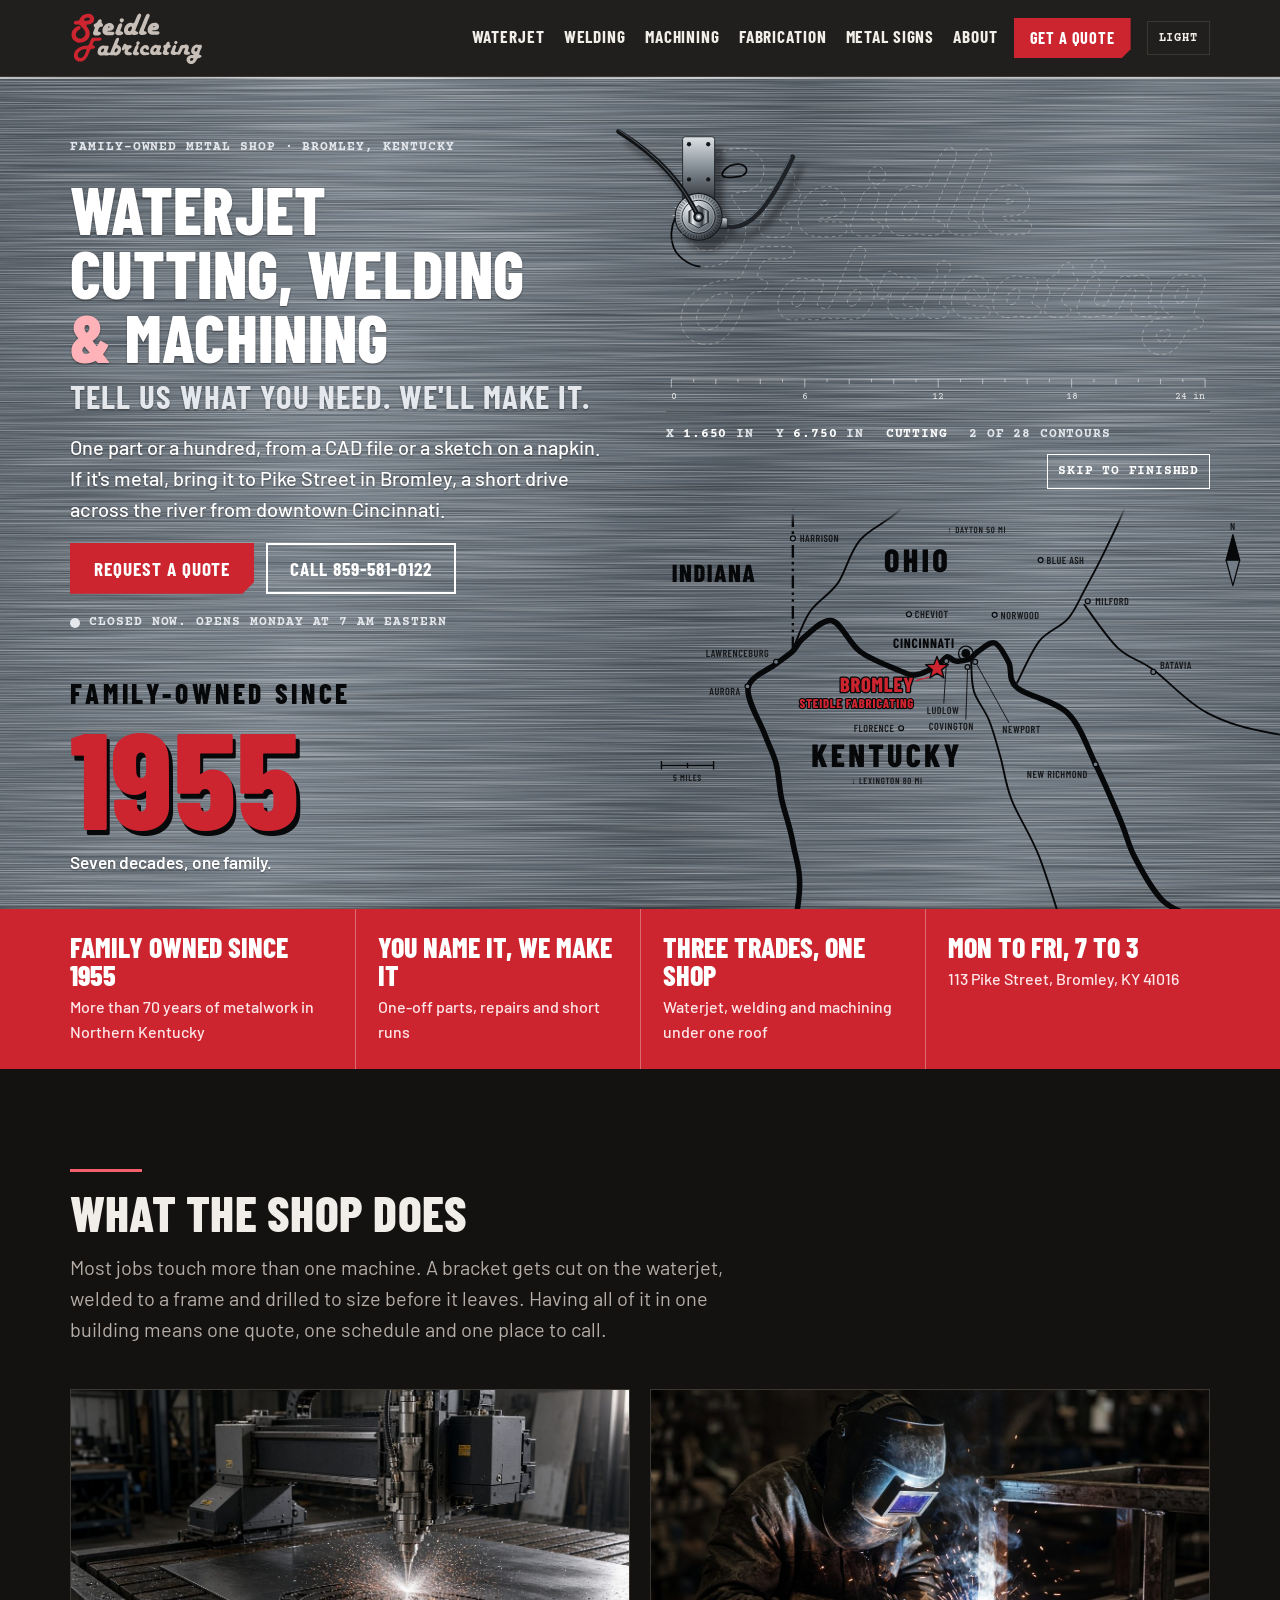
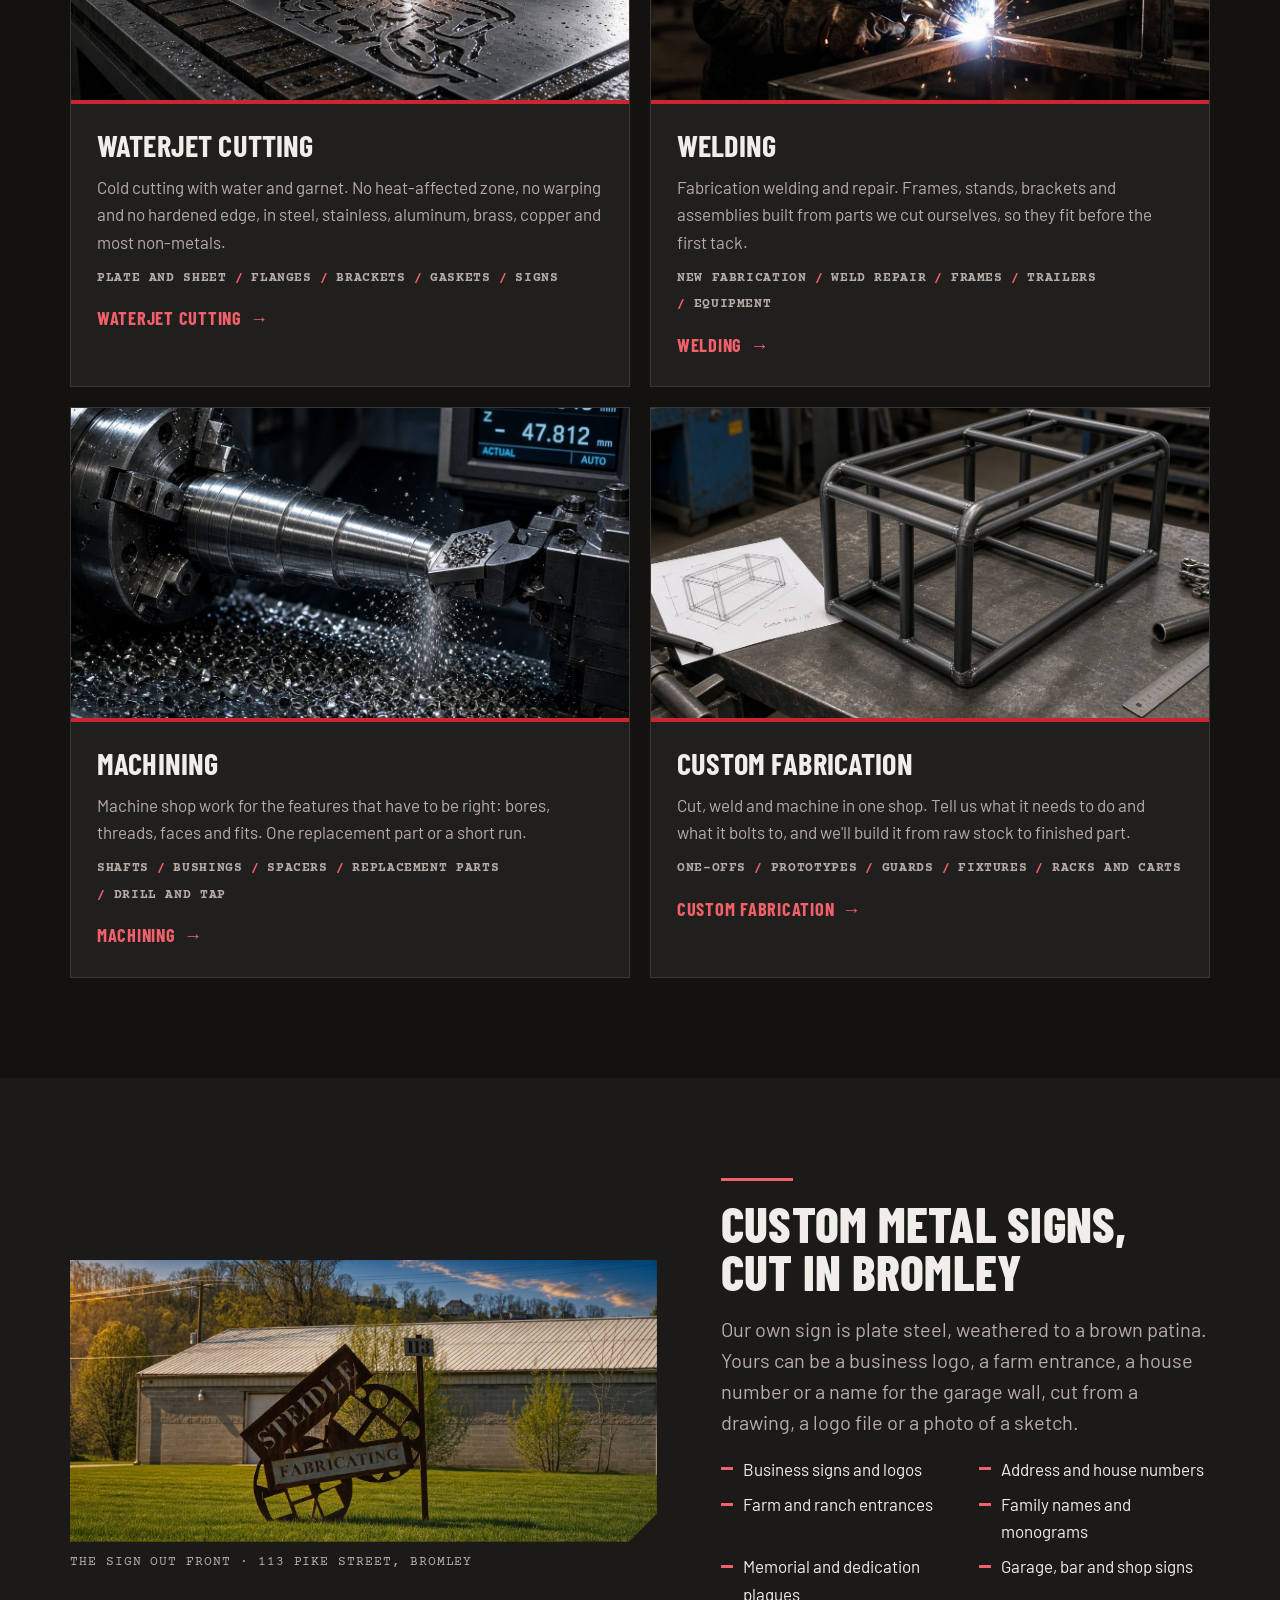
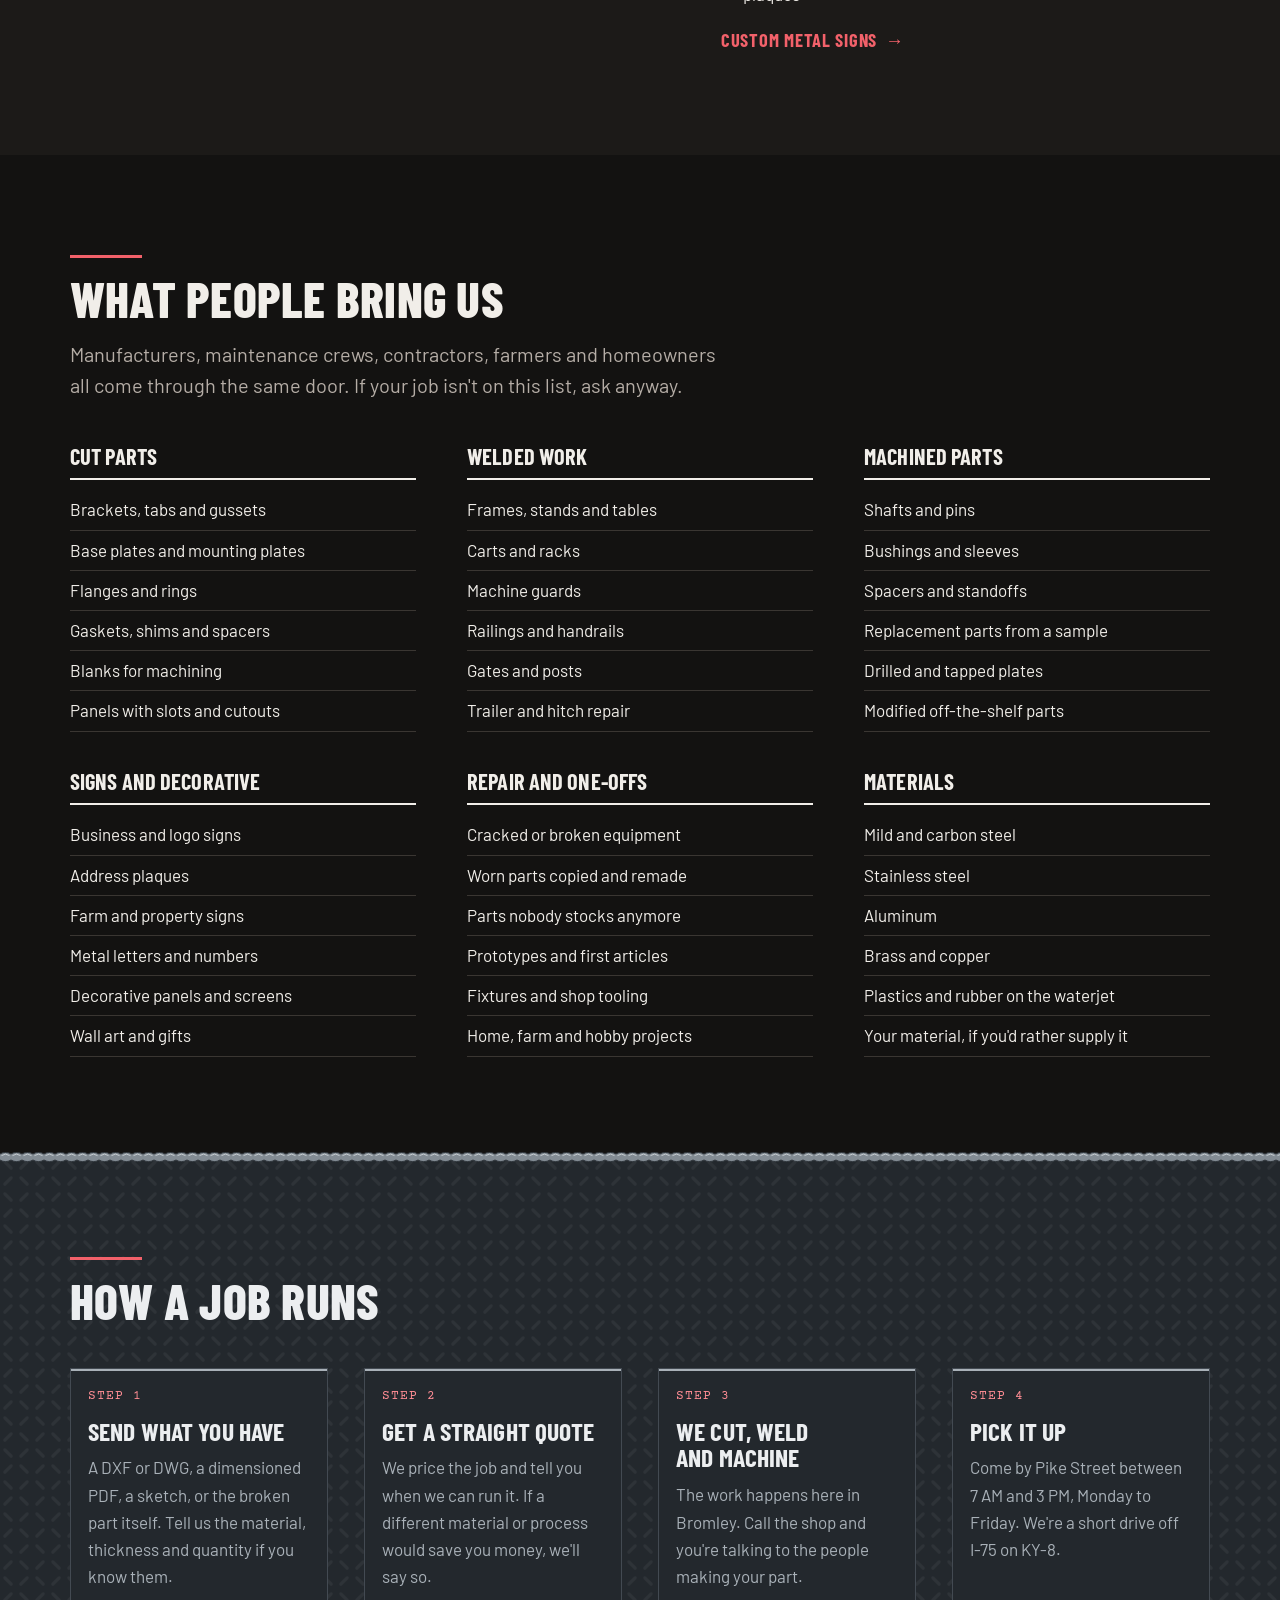
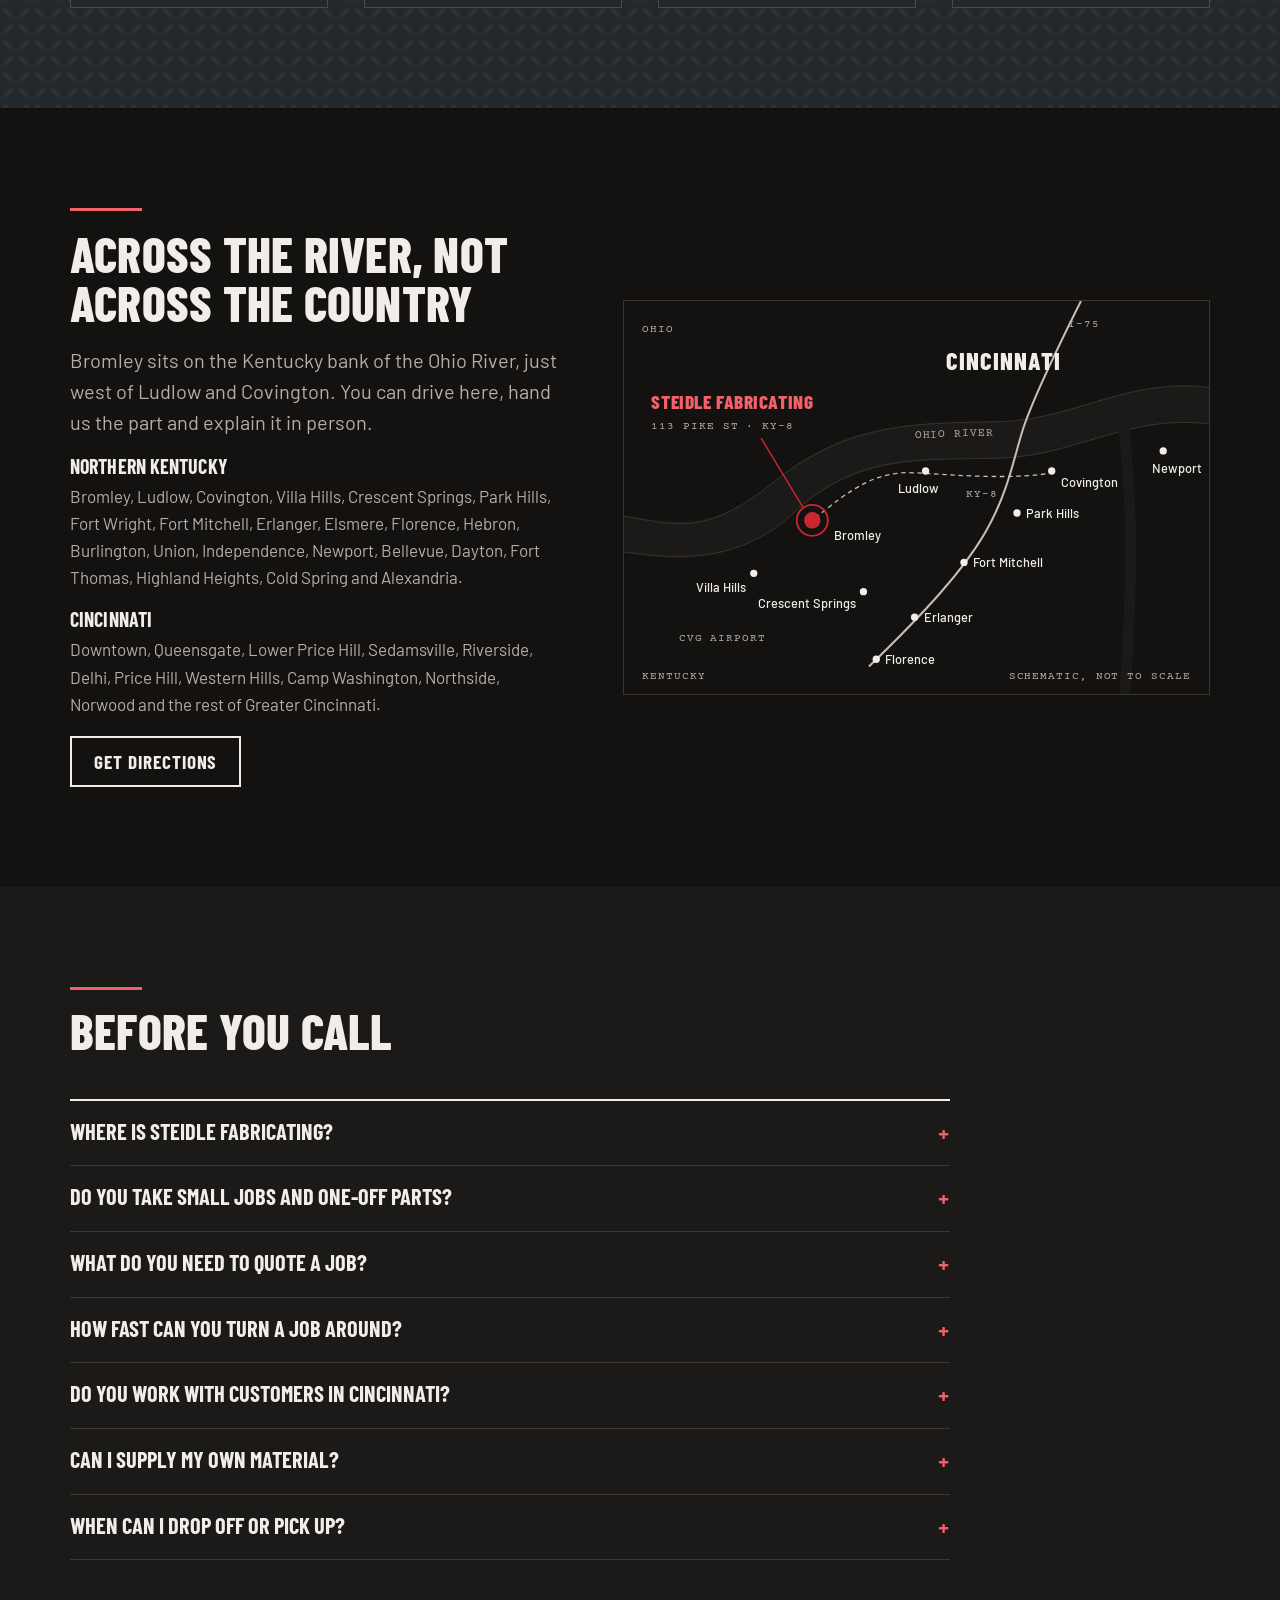
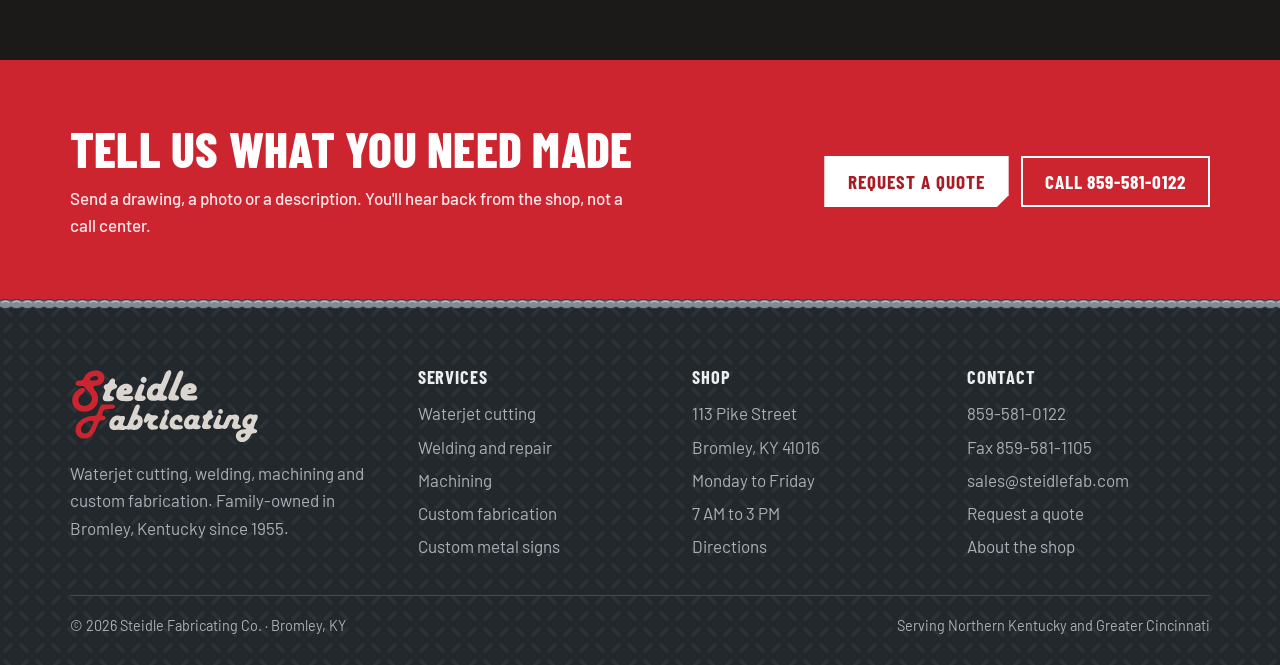
<file: index.html>
<!doctype html>
<html lang="en">
<head>
<meta charset="utf-8">
<meta name="viewport" content="width=device-width, initial-scale=1, viewport-fit=cover">

<style>body{margin:0}img{max-width:100%}[hidden]{display:none!important}</style>
<title>Steidle Fabricating</title>
<meta name="description" content="Steidle Fabricating is a family-owned metal shop in Bromley, KY, serving Northern Kentucky and Cincinnati since 1955. Waterjet cutting, welding, machining, custom fabrication and custom metal signs. Call 859-581-0122.">
<meta property="og:image" content="https://steidlefabricating.com/og-sign-20261118.jpg">
<meta property="og:image:width" content="1200">
<meta property="og:image:height" content="630">
<meta property="og:image:alt" content="Steidle Fabricating metal shop sign">
<meta name="twitter:card" content="summary_large_image">
<meta name="twitter:image" content="https://steidlefabricating.com/og-sign-20261118.jpg">
<link rel="stylesheet" href="https://fonts.googleapis.com/css2?family=Barlow:wght@400;500;600;700&family=Barlow+Condensed:wght@600;700;800&family=Courier+Prime:wght@400;700&display=swap">
<script type="application/ld+json">
{"@context":"https://schema.org","@type":"LocalBusiness","additionalType":"https://schema.org/MetalFabricator","name":"Steidle Fabricating","description":"Family-owned waterjet cutting, welding, machining and custom metal fabrication shop serving Northern Kentucky and Cincinnati since 1955.","foundingDate":"1955","telephone":"+1-859-581-0122","faxNumber":"+1-859-581-1105","email":"sales@steidlefab.com","url":"https://steidlefab.com","address":{"@type":"PostalAddress","streetAddress":"113 Pike Street","addressLocality":"Bromley","addressRegion":"KY","postalCode":"41016","addressCountry":"US"},"openingHoursSpecification":[{"@type":"OpeningHoursSpecification","dayOfWeek":["Monday","Tuesday","Wednesday","Thursday","Friday"],"opens":"07:00","closes":"15:00"}],"areaServed":["Bromley KY","Ludlow KY","Covington KY","Villa Hills KY","Fort Mitchell KY","Erlanger KY","Florence KY","Newport KY","Northern Kentucky","Cincinnati OH"],"hasOfferCatalog":{"@type":"OfferCatalog","name":"Metal shop services","itemListElement":[{"@type":"Offer","itemOffered":{"@type":"Service","name":"Waterjet cutting"}},{"@type":"Offer","itemOffered":{"@type":"Service","name":"Welding and weld repair"}},{"@type":"Offer","itemOffered":{"@type":"Service","name":"Machining"}},{"@type":"Offer","itemOffered":{"@type":"Service","name":"Custom metal fabrication"}},{"@type":"Offer","itemOffered":{"@type":"Service","name":"Custom metal signs"}}]}}
</script>
<style>
/* One brand look for every visitor (the card's white, red and grey), so no dark variant by choice.
   Layout: card-stock pages ruled with the short red lines from the business card; one full-bleed steel plate up top where a waterjet cuts the shop's own name; below it, quiet two-column shop paperwork with chamfered, cut-plate corners. */
/* Dark is the default look; the header switch flips to light and the choice is remembered. Every color is a token defined for both. */
:root{
  --paper:#131211; --panel:#1C1A18; --field:#1A1817; --card:#211F1D;
  --ink:#F1EEE9; --ink-2:#B5ADA6; --logo-grey:#C6BEB7;
  --red:#F2616A; --btn:#CC2530; --btn-hi:#E23641; --btn-deep:#A81C26; --on-btn:#FFFFFF;
  --rule:#3A3632; --ok:#5CC98A;
  --plate:#23282D; --plate-hi:#2B3036; --plate-ink:#ECEEF0; --plate-dim:#A9B1B8; --plate-rule:#434A52;
  --kerf:#DDF1FF; --void:#07080A; --on-red:#FFFFFF; --on-red-dim:#FFE6E8; --red-on-dark:#FF8D94;
  --sheet-a:#59626B; --sheet-b:#7C8690; --sheet-c:#555E67; --sheet-d:#727C86; --sheet-e:#5D666F;
  --steel-ink:#FFFFFF; --steel-ink-2:#E4E8EC; --steel-inv:#15181B; --steel-shadow:0 1px 2px rgba(0,0,0,.45); --sheet-accent:#FFB3B8; --lip:.38; --bead:#B4BCC3;
  --brush:repeating-linear-gradient(0deg,rgba(255,255,255,.07) 0 1px,rgba(0,0,0,.06) 1px 2px,transparent 2px 4px);
  --display:"Barlow Condensed","Arial Narrow","Roboto Condensed","Helvetica Neue",Arial,sans-serif;
  --body:"Barlow","Helvetica Neue",Helvetica,Arial,sans-serif;
  --data:"Courier Prime","Courier New",Courier,monospace;
  --wrap:1180px; --head-h:76px;
  color-scheme:dark;
}
:root[data-mode="light"]{
  --paper:#F5F4F0; --panel:#E8E5DE; --field:#FFFFFF; --card:#FFFFFF;
  --ink:#1E1B1A; --ink-2:#5B5450; --logo-grey:#6E6763;
  --red:#C8242F; --btn:#CC2530; --btn-hi:#A81C26; --btn-deep:#A81C26; --on-btn:#FFFFFF;
  --rule:#D5D1C9; --ok:#1F7A46;
  --plate:#1A1D20; --plate-hi:#2B3036; --plate-ink:#ECEEF0; --plate-dim:#A3ABB2; --plate-rule:#3B4148;
  --kerf:#DDF1FF; --void:#07080A; --on-red:#FFFFFF; --on-red-dim:#FFE6E8; --red-on-dark:#FF8D94;
  --sheet-a:#B3BAC1; --sheet-b:#D2D7DB; --sheet-c:#A9B1B8; --sheet-d:#C6CCD1; --sheet-e:#AEB6BD;
  --steel-ink:#15181B; --steel-ink-2:#2D333A; --steel-inv:#FFFFFF; --steel-shadow:0 1px 0 rgba(255,255,255,.55); --sheet-accent:#A81C26; --lip:.6; --bead:#8E979F;
  color-scheme:light;
}

*,*::before,*::after{box-sizing:border-box}
html{scroll-behavior:smooth;-webkit-text-size-adjust:100%}
body{background:var(--paper);color:var(--ink);font-family:var(--body);font-size:1.0625rem;line-height:1.6;overflow-x:hidden}
body::before{content:"";position:fixed;inset:0 0 auto;height:env(safe-area-inset-top,0px);z-index:60;background:var(--card)}
a{color:inherit}
h1,h2,h3,p,ul,ol,figure,dl,dd{margin:0}
ul,ol{padding:0;list-style:none}
svg{display:block}
:focus-visible{outline:3px solid var(--red);outline-offset:3px}
.sr{position:absolute;width:1px;height:1px;overflow:hidden;clip:rect(0 0 0 0);white-space:nowrap}

.wrap{max-width:var(--wrap);margin-inline:auto;padding-left:max(20px,env(safe-area-inset-left,0px));padding-right:max(20px,env(safe-area-inset-right,0px))}
.band{padding-block:clamp(56px,8vw,100px)}
.band.tint{background:var(--panel)}
.band.snug{padding-block:clamp(30px,4vw,48px)}
.band.steel{position:relative;background:var(--plate) url("data:image/svg+xml,%3Csvg xmlns='http://www.w3.org/2000/svg' width='32' height='32'%3E%3Cg fill='white' fill-opacity='.05'%3E%3Crect x='2' y='6.5' width='12' height='3' rx='1.5' transform='rotate(45 8 8)'/%3E%3Crect x='18' y='6.5' width='12' height='3' rx='1.5' transform='rotate(-45 24 8)'/%3E%3Crect x='2' y='22.5' width='12' height='3' rx='1.5' transform='rotate(-45 8 24)'/%3E%3Crect x='18' y='22.5' width='12' height='3' rx='1.5' transform='rotate(45 24 24)'/%3E%3C/g%3E%3C/svg%3E");color:var(--plate-ink)}
.band.steel::before,.site-foot::before{content:"";position:absolute;left:0;right:0;top:-5px;height:10px;background:url("data:image/svg+xml,%3Csvg xmlns='http://www.w3.org/2000/svg' width='11' height='10'%3E%3Cellipse cx='5.5' cy='5' rx='7' ry='4.6' fill='%23828B93' stroke='%2330363C' stroke-width='1'/%3E%3Cpath d='M1.5 3.6Q5.5 .6 9.5 3.6' stroke='%23D5DADE' stroke-width='.8' fill='none'/%3E%3C/svg%3E") repeat-x;z-index:1}
.band.steel .steps li{border-top:0;padding:18px;background:var(--plate);box-shadow:inset 0 0 0 1px var(--plate-rule),inset 0 3px 0 var(--plate-dim)}
.band.steel .steps li::before{color:var(--red-on-dark)}
.band.steel .steps p,.band.steel .lede{color:var(--plate-dim)}
.stack{display:flex;flex-direction:column;gap:18px}
.stack.tight{gap:10px}

/* type */
h1,h2,h3,.disp{font-family:var(--display);text-transform:uppercase;line-height:.98;letter-spacing:.005em;text-wrap:balance}
h1{font-weight:800;font-size:clamp(2.7rem,6.2vw,4.5rem)}
h2{font-weight:800;font-size:clamp(2.1rem,4.2vw,3.1rem)}
h3{font-weight:700;font-size:1.6rem;line-height:1.05}
.lede{font-size:clamp(1.1rem,1.6vw,1.25rem);line-height:1.55;max-width:60ch;color:var(--ink-2)}
.prose{max-width:66ch;display:flex;flex-direction:column;gap:16px}
.prose p{color:var(--ink)}
.data{font-family:var(--data);font-size:.84rem;letter-spacing:.07em;text-transform:uppercase}
.muted{color:var(--ink-2)}
.cardrule{width:72px;height:3px;background:var(--red);border:0;margin:0}
.sec-head{display:flex;flex-direction:column;gap:16px;margin-bottom:clamp(28px,4vw,44px)}
.textlink{font-family:var(--display);text-transform:uppercase;font-weight:700;font-size:1.15rem;letter-spacing:.04em;color:var(--red);text-decoration:none;display:inline-flex;gap:8px;align-items:center}
.textlink::after{content:"\2192";transition:transform .15s}
.textlink:hover::after{transform:translateX(4px)}

/* buttons: chamfered like a cut corner */
.btn{display:inline-flex;align-items:center;justify-content:center;gap:10px;font-family:var(--display);font-weight:700;font-size:1.2rem;letter-spacing:.05em;text-transform:uppercase;text-decoration:none;line-height:1;padding:16px 24px;border:0;cursor:pointer;background:var(--btn);color:var(--on-btn);clip-path:polygon(0 0,100% 0,100% calc(100% - 12px),calc(100% - 12px) 100%,0 100%);transition:background .15s}
.btn:hover{background:var(--btn-hi)}
.btn:focus-visible{outline:0;box-shadow:inset 0 0 0 3px var(--on-btn),inset 0 0 0 5px var(--ink)}
.btn.ghost{background:transparent;color:var(--ink);box-shadow:inset 0 0 0 2px var(--ink);clip-path:none}
.btn.ghost:hover{background:var(--ink);color:var(--paper)}
.btn.ghost:focus-visible{box-shadow:inset 0 0 0 2px var(--ink);outline:3px solid var(--red);outline-offset:3px}
.btn.sm{font-size:1.02rem;padding:12px 16px;clip-path:polygon(0 0,100% 0,100% calc(100% - 9px),calc(100% - 9px) 100%,0 100%)}
.btnrow{display:flex;flex-wrap:wrap;gap:12px}

/* header */
.site-head{position:sticky;top:env(safe-area-inset-top,0px);z-index:50;background:var(--card);border-bottom:1px solid var(--rule);box-shadow:0 1px 0 rgba(0,0,0,.04)}
.site-head .wrap{display:flex;align-items:center;gap:16px;min-height:var(--head-h)}
.brand{display:block;flex:none;text-decoration:none}
.brand svg{height:52px;width:auto}
.logo-r{fill:var(--btn)} .logo-g{fill:var(--logo-grey)}
.nav{display:flex;gap:clamp(10px,1.5vw,22px);margin-left:auto;align-items:center}
.nav a{font-family:var(--display);font-weight:700;text-transform:uppercase;letter-spacing:.05em;font-size:1.08rem;text-decoration:none;padding:8px 0;border-bottom:3px solid transparent;white-space:nowrap}
.nav a:hover,.nav a[aria-current="page"]{border-bottom-color:var(--red)}
.head-cta{display:flex;align-items:center;gap:16px;flex:none}
.head-phone{font-family:var(--data);font-weight:700;font-size:1.02rem;text-decoration:none;white-space:nowrap}
.menu-btn{display:none;margin-left:auto;background:none;border:2px solid var(--ink);color:var(--ink);font-family:var(--display);font-weight:700;font-size:1.05rem;letter-spacing:.06em;text-transform:uppercase;padding:9px 14px;cursor:pointer}
@media (max-width:1180px){
  .nav{display:none;position:absolute;left:0;right:0;top:100%;background:var(--card);border-bottom:1px solid var(--rule);flex-direction:column;align-items:stretch;gap:0;padding:6px max(20px,env(safe-area-inset-right,0px)) 18px max(20px,env(safe-area-inset-left,0px))}
  .nav.open{display:flex}
  .nav a{padding:14px 0;border-bottom:1px solid var(--rule);font-size:1.3rem}
  .menu-btn{display:block}
  .head-cta{display:none}
}

/* hero: the whole band is one brushed steel sheet; the name and the map are cut through it */
.sheet{position:relative;isolation:isolate;overflow:hidden;color:var(--steel-ink);background:linear-gradient(100deg,var(--sheet-a) 0%,var(--sheet-b) 28%,var(--sheet-c) 56%,var(--sheet-d) 80%,var(--sheet-e) 100%);box-shadow:inset 0 2px 0 rgba(255,255,255,.65),inset 0 -3px 0 rgba(0,0,0,.3)}
.steelgrain{position:absolute;inset:0;width:100%;height:100%;z-index:0;pointer-events:none}
#flood{position:absolute;inset:0;width:100%;height:100%;z-index:1;pointer-events:none}
.hero .wrap{position:relative;z-index:2;display:grid;grid-template-columns:minmax(0,1fr) minmax(0,1fr);gap:clamp(18px,2.5vw,30px) clamp(28px,4vw,56px);align-items:start;padding-block:clamp(36px,5vw,60px) clamp(22px,3vw,34px)}
.hero h1{font-size:clamp(2.7rem,5.2vw,4.1rem);color:var(--steel-ink);text-shadow:var(--steel-shadow)}
.hero h1 em{font-style:normal;color:var(--sheet-accent)}
.h1sub{display:block;font-size:.5em;font-weight:700;letter-spacing:.03em;color:var(--steel-ink-2);margin-top:.3em;line-height:1.05}
.hero .lede{color:var(--steel-ink);font-weight:500;text-shadow:var(--steel-shadow)}
.hero .data{color:var(--steel-ink-2);font-weight:700}
.hero .btn.ghost{color:var(--steel-ink);box-shadow:inset 0 0 0 2px var(--steel-ink)}
.hero .btn.ghost:hover{background:var(--steel-ink);color:var(--steel-inv)}
.status{display:inline-flex;align-items:center;gap:9px}
.status i{width:10px;height:10px;border-radius:50%;background:var(--steel-ink-2);flex:none}
.status.open i{background:#12824A;box-shadow:0 0 0 4px rgba(18,130,74,.22)}
.cutbox{position:relative;min-width:0}
.cutstage{position:relative}
.cutstage svg{width:100%;height:auto;overflow:visible}
.cutstage canvas{position:absolute;inset:0;width:100%;height:100%;pointer-events:none}
.scribe{fill:none;stroke:var(--steel-ink);stroke-opacity:.45;stroke-width:1.3;stroke-dasharray:7 6}
.kerf{fill:none;stroke:var(--void);stroke-width:3.2;stroke-linejoin:round}
.kerf.done{opacity:0}
.hole{fill:var(--void);opacity:0}
.hole.on{opacity:1}
.slug{opacity:0;visibility:hidden;transform-box:fill-box;transform-origin:center}
.slug.free{opacity:1;visibility:visible}
.slug.free.drop{opacity:0;transform:translate(6px,12px) scale(.8) rotate(4deg);transition:transform .85s cubic-bezier(.55,0,.9,.55),opacity .85s ease-in}
.rulerline{stroke:var(--steel-ink);stroke-opacity:.75;stroke-width:1.3}
.rulertxt{fill:var(--steel-ink);fill-opacity:.85;font-family:var(--data);font-size:19px}
.readout{display:flex;flex-wrap:wrap;align-items:center;gap:8px 22px;border-top:1px solid rgba(27,31,35,.4);margin-top:8px;padding-top:12px;font-family:var(--data);font-size:.84rem;font-weight:700;letter-spacing:.06em;text-transform:uppercase;color:var(--steel-ink-2);font-variant-numeric:tabular-nums}
.readout b{color:var(--steel-ink)}
.readout button{margin-left:auto;background:none;border:1.5px solid var(--steel-ink);color:var(--steel-ink);font:inherit;letter-spacing:inherit;text-transform:inherit;padding:6px 10px;cursor:pointer}
.readout button:hover{background:var(--steel-ink);color:var(--steel-inv)}
.cutmap{margin:22px calc(-1 * max(20px,(100vw - var(--wrap)) / 2 + 20px)) calc(-1 * clamp(22px,3vw,34px)) -30px;max-width:1120px;min-width:0}
.cutmap svg{display:block;width:100%;height:auto;overflow:visible}
.cutmap .narrow{display:none}
.cutmap text{text-rendering:geometricPrecision}
.mc-river{fill:none;stroke:var(--void);stroke-width:6.5;stroke-linecap:round;stroke-linejoin:round}
.mc-trib{fill:none;stroke:var(--void);stroke-width:2.2;stroke-linecap:round;stroke-linejoin:round}
.mc-border{fill:none;stroke:var(--void);stroke-width:2.8;stroke-dasharray:15 5 3 5 3 5}
.mc-lead{fill:none;stroke:var(--void);stroke-width:1}
.mc-dot{fill:var(--void)}
.mc-ring{fill:none;stroke:var(--void);stroke-width:1.5}
.mc-town{fill:var(--sheet-d);stroke:var(--void);stroke-width:1.4}
.mc-state{fill:var(--void);font-family:var(--display);font-weight:800;font-size:38px;letter-spacing:.1em;text-transform:uppercase}
.mc-st-sm{font-size:29px;letter-spacing:.06em}
.mc-city{fill:var(--void);font-family:var(--display);font-weight:600;font-size:12px;letter-spacing:.05em;text-transform:uppercase;fill-opacity:.82}
.mc-big{font-size:16px;font-weight:700;fill-opacity:1}
.mc-sm2{font-size:10.5px;letter-spacing:.08em}
/* the shop is the one thing on the map in red */
.mc-hl{fill:var(--btn);font-family:var(--display);font-weight:800;text-transform:uppercase;paint-order:stroke;stroke:var(--void);stroke-width:3px;stroke-linejoin:round}
.mc-brom{font-size:24px;letter-spacing:.04em}
.mc-shop{font-size:15px;letter-spacing:.06em;stroke-width:2.6px}
.mc-lead-brom{stroke:var(--btn);stroke-width:1.6}
.mc-star{fill:var(--btn);stroke:var(--void);stroke-width:1.6;stroke-linejoin:round}
.mc-scale path{fill:none;stroke:var(--void);stroke-width:1.6}
.mc-compass path{fill:var(--sheet-d);stroke:var(--void);stroke-width:1.5;stroke-linejoin:round}
.mc-compass .mc-dot{fill:var(--void)}
.since{margin-top:clamp(10px,2vw,26px);display:flex;flex-direction:column;gap:20px;max-width:30rem}
.since-big{font-family:var(--display);font-weight:800;text-transform:uppercase;color:var(--btn);text-shadow:.025em .035em 0 var(--void);font-size:clamp(5rem,11vw,8.6rem);line-height:.8;letter-spacing:.01em}
.since-big span{color:var(--void);text-shadow:none;display:block;font-size:.2em;letter-spacing:.14em;line-height:1.2;margin-bottom:.35em}
.since-txt{color:var(--steel-ink);font-weight:600;font-size:1.08rem;line-height:1.45;text-shadow:var(--steel-shadow)}
@media (max-width:860px){ .hero .wrap{grid-template-columns:minmax(0,1fr)} .cutbox{margin-top:34px} }
@media (max-width:760px){
  .hero .wrap{gap:14px;padding-block:20px 14px}
  .hero .stack{gap:11px}
  .hero h1{font-size:2.35rem}
  .hero .lede{font-size:1rem;line-height:1.45}
  .hero .btnrow{display:grid;grid-template-columns:1fr 1fr;gap:10px}
  .hero .btnrow .btn{font-size:1.02rem;padding:13px 6px;letter-spacing:.03em;white-space:nowrap}
  .hero .data{font-size:.76rem}
  .since{margin-top:4px;display:grid;grid-template-columns:auto minmax(0,1fr);align-items:center;gap:14px;max-width:none;border-top:1px solid var(--void);padding-top:12px}
  .since-big{font-size:3.6rem;line-height:.82}
  .since-big span{font-size:.19em;letter-spacing:.1em;margin-bottom:.4em}
  .since-txt{font-size:.92rem;line-height:1.35}
  .cutbox{display:contents}
  .cutstage .rulerline,.cutstage .rulertxt{display:none}
  .cutstage{order:-1;margin-top:40px;margin-bottom:-26px}
  .readout{display:none}
  .cutmap{margin:0 -20px -14px;order:2;max-width:none}
  .cutmap .wide{display:none}
  .cutmap .narrow{display:block}
}

/* fact strip */
.facts{background:var(--btn);color:var(--on-red)}
.facts ul{display:grid;grid-template-columns:repeat(4,minmax(0,1fr))}
.facts li{padding:24px 20px 24px 0;display:flex;flex-direction:column;gap:5px}
.facts li+li{padding-left:22px;border-left:1px solid rgba(255,255,255,.32)}
.facts b{font-family:var(--display);font-weight:800;font-size:1.75rem;text-transform:uppercase;line-height:1}
.facts span{color:var(--on-red-dim);font-size:1rem;font-weight:500}
@media (max-width:820px){ .facts ul{grid-template-columns:repeat(2,minmax(0,1fr))} .facts li:nth-child(3){padding-left:0;border-left:0} .facts li:nth-child(n+3){border-top:1px solid rgba(255,255,255,.32)} }

/* services */
.svc-grid{display:grid;grid-template-columns:repeat(2,minmax(0,1fr));gap:20px}
.svc{display:flex;flex-direction:column;background:var(--card);border:1px solid var(--rule);overflow:hidden;transition:border-color .15s,transform .15s}
.svc:hover{border-color:var(--red);transform:translateY(-2px)}
.scenebox img,.photo-head img{display:block;width:100%;height:100%;object-fit:cover;max-width:100%}
.photo-head{aspect-ratio:3/2}
.ph-waterjet{object-position:58% 60%} .ph-welding{object-position:50% 45%} .ph-machining{object-position:45% 50%} .ph-fabrication{object-position:45% 55%}
.scenebox{position:relative;aspect-ratio:16/9;background:var(--plate);border-bottom:4px solid var(--btn);overflow:hidden}
.scene{display:block;width:100%;height:100%}
.svc-body{display:flex;flex-direction:column;gap:12px;padding:clamp(18px,2.2vw,26px)}
.svc h3{font-size:1.9rem}
.svc p{color:var(--ink-2)}
.svc .textlink{margin-top:auto;padding-top:4px}
@keyframes flick{0%,100%{opacity:1}30%{opacity:.78}55%{opacity:.95}75%{opacity:.7}}
@keyframes pulse{0%,100%{opacity:1}50%{opacity:.72}}
@keyframes spin{from{transform:translateX(0)}to{transform:translateX(-36px)}}
.scene .flick{animation:flick .5s steps(4,end) infinite}
.scene .pulse{animation:pulse 1.1s ease-in-out infinite}
.scene .spin{animation:spin .55s linear infinite}
@media (prefers-reduced-motion:reduce){ .scene .flick,.scene .pulse,.scene .spin{animation:none} .svc:hover{transform:none} }
/* a brushed steel plate, bolted at the corners, with the part cut through it */
.plate{--b:11px;aspect-ratio:1;display:grid;place-items:center;padding:9px;
  background:radial-gradient(circle at var(--b) var(--b),var(--void) 0 3px,transparent 3.6px),radial-gradient(circle at calc(100% - var(--b)) var(--b),var(--void) 0 3px,transparent 3.6px),radial-gradient(circle at var(--b) calc(100% - var(--b)),var(--void) 0 3px,transparent 3.6px),radial-gradient(circle at calc(100% - var(--b)) calc(100% - var(--b)),var(--void) 0 3px,transparent 3.6px),var(--brush),linear-gradient(115deg,var(--sheet-a),var(--sheet-b) 30%,var(--sheet-c) 58%,var(--sheet-d) 82%,var(--sheet-e));
  box-shadow:inset 0 1px 0 rgba(255,255,255,.5),inset 0 -2px 0 rgba(0,0,0,.3),0 3px 10px rgba(0,0,0,.3)}
.cutart{width:100%;height:auto;fill:var(--void)}
.cutart .st{fill:var(--sheet-d)} .cutart .stl{fill:none;stroke:var(--sheet-d);stroke-width:1.8}
.cutart .hot{fill:var(--btn)} .cutart .hotl{fill:none;stroke:var(--btn);stroke-width:1.5}
.headart{width:clamp(250px,36vw,480px);aspect-ratio:480/210;border:2px solid var(--void);box-shadow:0 6px 18px rgba(0,0,0,.35);overflow:hidden;background:var(--plate)}
h1:focus{outline:none}
.glyph .hot{stroke:var(--red)} .glyph .hotf{fill:var(--red);stroke:none}
.tags{display:flex;flex-wrap:wrap;gap:6px 8px}
.tags li{font-family:var(--data);font-weight:700;font-size:.8rem;letter-spacing:.05em;text-transform:uppercase;color:var(--ink-2)}
.tags li+li::before{content:"/";color:var(--red);margin-right:8px}
@media (max-width:900px){ .svc-grid{grid-template-columns:minmax(0,1fr)} }

/* split feature */
.split{display:grid;grid-template-columns:minmax(0,6fr) minmax(0,5fr);gap:clamp(28px,5vw,64px);align-items:center}
.split.flip{grid-template-columns:minmax(0,5fr) minmax(0,6fr)}
.photo{position:relative}
.photo img{display:block;width:100%;height:auto;max-width:100%;clip-path:polygon(0 0,100% 0,100% calc(100% - 28px),calc(100% - 28px) 100%,0 100%)}
.photo figcaption{margin-top:10px;color:var(--ink-2)}
.ticks{display:grid;gap:8px 28px;grid-template-columns:repeat(2,minmax(0,1fr))}
.ticks li{position:relative;padding-left:22px;min-width:0}
.ticks li::before{content:"";position:absolute;left:0;top:.68em;width:12px;height:3px;background:var(--red)}
.ticks.one{grid-template-columns:minmax(0,1fr)}
@media (max-width:860px){ .split,.split.flip{grid-template-columns:minmax(0,1fr)} }
@media (max-width:520px){ .ticks{grid-template-columns:minmax(0,1fr)} }

/* build index */
.index{display:grid;grid-template-columns:repeat(3,minmax(0,1fr));gap:clamp(24px,3vw,40px) clamp(24px,4vw,56px)}
.index h3{font-size:1.4rem;padding-bottom:10px;border-bottom:2px solid var(--ink);margin-bottom:10px}
.index li{padding:6px 0;border-bottom:1px solid var(--rule)}
@media (max-width:860px){ .index{grid-template-columns:repeat(2,minmax(0,1fr))} }
@media (max-width:520px){ .index{grid-template-columns:minmax(0,1fr)} }

/* process */
.steps{display:grid;grid-template-columns:repeat(4,minmax(0,1fr));gap:clamp(20px,3vw,36px);counter-reset:s}
.steps li{counter-increment:s;display:flex;flex-direction:column;gap:10px;border-top:3px solid var(--ink);padding-top:14px}
.steps li::before{content:"Step " counter(s);font-family:var(--data);font-size:.84rem;letter-spacing:.07em;text-transform:uppercase;color:var(--red)}
.steps p{color:var(--ink-2)}
.steps.plain li::before{content:none}
@media (max-width:900px){ .steps{grid-template-columns:repeat(2,minmax(0,1fr))} }
@media (max-width:520px){ .steps{grid-template-columns:minmax(0,1fr)} }

/* map */
.map{border:1px solid var(--rule);background:var(--paper)}
.map svg{width:100%;height:auto}
.m-land{fill:var(--paper)} .m-river{stroke:var(--panel);fill:none} .m-riverline{stroke:var(--rule);fill:none}
.m-road{stroke:var(--logo-grey);fill:none;stroke-width:2.2}
.m-road2{stroke:var(--logo-grey);fill:none;stroke-width:1.4;stroke-dasharray:5 4}
.m-dot{fill:var(--ink)} .m-txt{fill:var(--ink);font-family:var(--body);font-size:14px;font-weight:500}
.m-big{fill:var(--ink);font-family:var(--display);font-weight:800;font-size:27px;letter-spacing:.04em;text-transform:uppercase}
.m-faint{fill:var(--ink-2);font-family:var(--data);font-size:12.5px;letter-spacing:.08em;text-transform:uppercase}
.m-shop{fill:var(--btn)} .m-shoptxt{fill:var(--red);font-family:var(--display);font-weight:800;font-size:21px;letter-spacing:.03em;text-transform:uppercase}
.areas{display:grid;gap:18px}
.areas h3{font-size:1.25rem;margin-bottom:6px}
.areas p{color:var(--ink-2)}

/* FAQ */
.faq{border-top:2px solid var(--ink);max-width:880px}
.faq details{border-bottom:1px solid var(--rule)}
.faq summary{cursor:pointer;list-style:none;display:flex;justify-content:space-between;gap:18px;align-items:baseline;padding:18px 0;font-family:var(--display);font-weight:700;font-size:1.4rem;text-transform:uppercase;line-height:1.1}
.faq summary::-webkit-details-marker{display:none}
.faq summary::after{content:"+";font-family:var(--data);color:var(--red);font-size:1.4rem;flex:none}
.faq details[open] summary::after{content:"\2212"}
.faq details p{padding:0 0 20px;max-width:68ch;color:var(--ink-2)}

/* CTA band */
.cta{background:var(--btn);color:var(--on-red)}
.cta .wrap{display:grid;grid-template-columns:minmax(0,1fr) auto;gap:28px;align-items:center;padding-block:clamp(40px,5vw,64px)}
.cta p{color:var(--on-red-dim);max-width:56ch;margin-top:12px;font-weight:500}
.cta .btn{background:var(--on-red);color:var(--btn-deep)}
.cta .btn:hover{background:var(--plate);color:var(--plate-ink)}
.cta .btn.ghost{background:transparent;color:var(--on-red);box-shadow:inset 0 0 0 2px var(--on-red)}
.cta .btn.ghost:hover{background:var(--on-red);color:var(--btn-deep)}
@media (max-width:820px){ .cta .wrap{grid-template-columns:minmax(0,1fr)} }

/* service page */
.crumb{font-family:var(--data);font-size:.84rem;letter-spacing:.06em;text-transform:uppercase;color:var(--ink-2)}
.crumb a{color:var(--ink-2)}
.page-head .wrap{display:grid;grid-template-columns:minmax(0,1fr) auto;gap:28px 48px;align-items:center;padding-block:clamp(36px,5vw,64px) clamp(32px,4vw,52px)}
.page-head .glyph{width:clamp(120px,16vw,190px);height:auto;aspect-ratio:1;color:var(--logo-grey)}
.page-head{color:var(--steel-ink);background:var(--brush),linear-gradient(100deg,var(--sheet-a) 0%,var(--sheet-b) 28%,var(--sheet-c) 56%,var(--sheet-d) 80%,var(--sheet-e) 100%);box-shadow:inset 0 2px 0 rgba(255,255,255,.5),inset 0 -3px 0 rgba(0,0,0,.3)}
.page-head h1,.page-head .lede{text-shadow:var(--steel-shadow)}
.page-head .lede{color:var(--steel-ink);font-weight:500}
.page-head .crumb,.page-head .crumb a{color:var(--steel-ink-2);font-weight:700}
.page-head .btn.ghost{color:var(--steel-ink);box-shadow:inset 0 0 0 2px var(--steel-ink)}
.page-head .btn.ghost:hover{background:var(--steel-ink);color:var(--steel-inv)}
.page-head.snug .wrap{padding-block:clamp(26px,3.5vw,40px) clamp(22px,3vw,32px)}
.expect-label{margin-bottom:10px}
.expect{display:grid;grid-template-columns:repeat(4,minmax(0,1fr));gap:1px;background:var(--rule);border:1px solid var(--rule);margin-bottom:clamp(28px,4vw,44px)}
.expect li{background:var(--card);padding:16px 18px;display:flex;flex-direction:column;gap:6px}
.expect h3{font-size:1.2rem}
.expect p{font-size:.95rem;line-height:1.45;color:var(--ink-2)}
@media (max-width:900px){ .expect{grid-template-columns:repeat(2,minmax(0,1fr))} }
@media (max-width:480px){ .expect{grid-template-columns:minmax(0,1fr)} }
@media (max-width:700px){ .page-head .wrap{grid-template-columns:minmax(0,1fr)} .headart{width:100%;max-width:420px;order:-1} }
.cols{display:grid;grid-template-columns:minmax(0,7fr) minmax(0,4fr);gap:clamp(32px,5vw,72px);align-items:start}
.aside{border:1px solid var(--rule);padding:24px;display:flex;flex-direction:column;gap:14px;background:var(--panel)}
.aside h3{font-size:1.35rem}
.aside li{padding:7px 0;border-bottom:1px solid var(--rule)}
.aside li:last-child{border-bottom:0}
@media (max-width:900px){ .cols{grid-template-columns:minmax(0,1fr)} }
.block{display:flex;flex-direction:column;gap:20px}
.block+.block{margin-top:clamp(36px,5vw,56px)}

/* quote */
.qgrid{display:grid;grid-template-columns:minmax(0,7fr) minmax(0,4fr);gap:clamp(28px,5vw,64px);align-items:start}
@media (max-width:900px){ .qgrid{grid-template-columns:minmax(0,1fr)} }
form .row{display:grid;grid-template-columns:repeat(2,minmax(0,1fr));gap:16px}
@media (max-width:560px){ form .row{grid-template-columns:minmax(0,1fr)} }
.field{display:flex;flex-direction:column;gap:6px;min-width:0}
.field label{font-family:var(--data);font-size:.82rem;letter-spacing:.07em;text-transform:uppercase;color:var(--ink-2)}
.field input,.field select,.field textarea{font:inherit;color:var(--ink);background:var(--field);border:1.5px solid var(--logo-grey);border-radius:0;padding:12px 12px;width:100%;min-width:0}
.field textarea{min-height:150px;resize:vertical}
.field input:focus,.field select:focus,.field textarea:focus{outline:3px solid var(--red);outline-offset:1px;border-color:var(--ink)}
.formmsg{color:var(--red);font-weight:600}
.result{scroll-margin-top:calc(var(--head-h) + 20px);border:2px solid var(--ink);padding:clamp(18px,3vw,28px);display:flex;flex-direction:column;gap:14px;background:var(--panel)}
.result textarea{font-family:var(--data);font-size:.92rem;line-height:1.5;width:100%;min-height:230px;background:var(--field);color:var(--ink);border:1px solid var(--rule);padding:12px}
.nap{display:flex;flex-direction:column;gap:18px}
.nap dt{font-family:var(--data);font-size:.82rem;letter-spacing:.07em;text-transform:uppercase;color:var(--ink-2)}
.nap dd{font-size:1.15rem;font-weight:500}
.nap .big{font-family:var(--display);font-weight:800;font-size:2.2rem;line-height:1;text-decoration:none}
.copy{background:none;border:1px solid var(--rule);color:var(--ink-2);font-family:var(--data);font-size:.78rem;letter-spacing:.06em;text-transform:uppercase;padding:4px 8px;cursor:pointer;margin-left:8px;vertical-align:middle}
.copy:hover{border-color:var(--ink);color:var(--ink)}

/* footer */
.site-foot{position:relative;background:var(--plate) url("data:image/svg+xml,%3Csvg xmlns='http://www.w3.org/2000/svg' width='32' height='32'%3E%3Cg fill='white' fill-opacity='.05'%3E%3Crect x='2' y='6.5' width='12' height='3' rx='1.5' transform='rotate(45 8 8)'/%3E%3Crect x='18' y='6.5' width='12' height='3' rx='1.5' transform='rotate(-45 24 8)'/%3E%3Crect x='2' y='22.5' width='12' height='3' rx='1.5' transform='rotate(-45 8 24)'/%3E%3Crect x='18' y='22.5' width='12' height='3' rx='1.5' transform='rotate(45 24 24)'/%3E%3C/g%3E%3C/svg%3E");color:var(--plate-dim);--logo-grey:#DAD5CF;border-top:1px solid var(--plate-rule)}
.site-foot .wrap{padding-block:clamp(40px,6vw,64px) 28px}
.foot-grid{display:grid;grid-template-columns:minmax(0,1.3fr) repeat(3,minmax(0,1fr));gap:32px}
.site-foot h3{font-size:1.15rem;color:var(--plate-ink);margin-bottom:10px;letter-spacing:.05em}
.site-foot a{text-decoration:none} .site-foot a:hover{color:var(--plate-ink);text-decoration:underline}
.site-foot li{padding:3px 0}
.site-foot .brand svg{height:74px}
.foot-base{border-top:1px solid var(--plate-rule);margin-top:32px;padding-top:18px;display:flex;flex-wrap:wrap;gap:8px 24px;justify-content:space-between;font-size:.9rem}
@media (max-width:860px){ .foot-grid{grid-template-columns:repeat(2,minmax(0,1fr))} }
@media (max-width:480px){ .foot-grid{grid-template-columns:minmax(0,1fr)} }

/* phone action bar */
.actionbar{display:none}
@media (max-width:760px){
  .actionbar{display:grid;grid-template-columns:1fr 1fr;gap:10px;position:fixed;left:0;right:0;bottom:0;z-index:55;background:var(--paper);border-top:1px solid var(--rule);padding:10px max(16px,env(safe-area-inset-right,0px)) calc(10px + env(safe-area-inset-bottom,0px)) max(16px,env(safe-area-inset-left,0px))}
  .actionbar .btn{font-size:1.08rem;padding:14px 10px}
  .site-foot .wrap{padding-bottom:104px}
}
@media (prefers-reduced-motion:reduce){ html{scroll-behavior:auto} .slug.free.drop,.btn,.textlink::after{transition:none} }
/* mode switch */
.modebtn{flex:none;background:none;border:1.5px solid var(--rule);color:var(--ink);font-family:var(--data);font-weight:700;font-size:.78rem;letter-spacing:.07em;text-transform:uppercase;padding:9px 11px;cursor:pointer;white-space:nowrap}
.modebtn:hover{border-color:var(--ink)}
@media (max-width:1380px){ .head-phone{display:none} }
@media (max-width:1180px){ .modebtn{margin-left:auto;order:2} .menu-btn{margin-left:0;order:3} }
</style>
<script>try{var m=localStorage.getItem('steidle-mode');if(m==='light'||m==='dark')document.documentElement.setAttribute('data-mode',m)}catch(e){}</script>
</head>
<body>

<svg width="0" height="0" style="position:absolute" aria-hidden="true" focusable="false"><defs>
<path id="lg-g" fill-rule="evenodd" d="M909.8 387.1C898.1 385.1 886.2 374.0 883.2 362.4C881.6 356.4 882.3 348.3 885.0 341.8C888.5 333.3 896.7 325.7 906.6 321.7C911.5 319.8 914.7 319.2 926.7 318.2C935.9 317.4 938.1 317.1 939.0 316.3C939.6 315.9 939.6 315.8 939.1 315.3C938.8 315.0 937.6 314.3 936.3 313.8C927.5 310.3 921.4 304.6 919.0 297.7C916.1 289.0 917.6 275.2 922.7 264.7C928.8 252.2 941.0 241.2 952.0 238.4C957.6 237.0 962.2 237.2 969.9 239.2C975.9 240.7 979.1 240.9 983.6 239.8C985.1 239.5 987.2 239.1 988.3 238.9C998.5 237.5 1003.1 246.9 998.6 259.7C997.2 263.7 994.6 269.5 990.6 277.8C986.2 286.9 985.9 287.6 982.6 298.1C979.4 308.1 978.9 310.5 979.4 312.3C980.2 315.2 981.9 316.4 986.8 317.6C992.0 319.0 994.8 320.7 996.5 323.7C998.2 326.8 997.4 331.2 994.6 334.2C991.6 337.5 987.5 339.1 979.6 340.1C972.0 341.1 969.8 341.9 966.7 344.9C964.7 346.8 963.3 348.9 961.4 352.7C957.4 360.8 953.8 366.4 949.7 371.2C943.3 378.6 933.6 384.9 925.5 386.7C922.2 387.5 913.2 387.7 909.8 387.1ZM921.9 362.6C926.8 361.3 932.9 354.7 935.0 348.5C936.9 343.0 933.0 339.9 925.4 340.8C921.6 341.3 919.7 341.8 916.5 343.4C909.9 346.6 906.9 352.3 909.3 357.3C910.7 360.0 913.9 362.5 917.0 363.0C918.4 363.3 919.9 363.2 921.9 362.6ZM221.4 322.5C211.2 320.9 202.3 312.3 200.2 301.9C199.6 298.5 199.6 291.3 200.2 286.7C202.5 271.2 211.6 257.4 224.9 249.5C230.8 246.0 235.6 244.6 242.0 244.4C247.0 244.2 248.9 244.5 254.7 246.1C260.8 247.8 262.1 247.9 267.6 247.0C273.9 246.0 276.3 246.0 279.0 247.4C284.7 250.1 286.2 256.4 283.4 264.9C282.9 266.3 280.9 271.4 278.9 276.3C272.9 291.2 272.4 293.6 275.2 296.7C278.1 299.9 290.0 302.5 293.4 300.7C295.2 299.7 297.3 297.2 298.8 294.2C299.6 292.7 303.3 283.9 306.9 274.7C310.6 265.5 315.2 254.2 317.1 249.6C319.0 245.1 322.1 237.4 324.0 232.6C335.4 204.5 338.2 198.1 340.2 194.7C345.9 185.3 355.6 182.1 361.3 187.8C364.9 191.3 365.2 196.3 362.6 204.5C361.9 206.6 359.5 212.9 357.3 218.5C351.6 232.7 350.8 235.7 352.3 238.6C353.4 240.6 354.7 241.5 359.3 243.1C369.4 246.7 375.5 252.8 378.7 262.4C382.4 273.6 379.4 291.0 371.5 302.7C364.5 313.2 356.2 319.1 346.0 320.9C339.0 322.1 333.8 321.9 325.4 320.3C320.0 319.2 317.4 319.2 311.8 320.2C306.3 321.1 302.5 321.0 298.2 319.9C292.0 318.3 290.4 318.4 283.1 320.4C276.4 322.3 273.7 322.6 266.8 322.5C261.8 322.3 260.4 322.2 256.3 321.4C249.7 320.2 247.5 320.2 240.6 321.6C235.7 322.6 235.1 322.6 229.2 322.7C225.8 322.8 222.3 322.7 221.4 322.5ZM426.4 320.4C414.0 318.4 405.6 308.3 405.5 295.7C405.5 290.1 406.3 287.1 409.7 279.3C412.0 274.2 412.7 271.8 412.1 271.3C411.5 270.7 410.4 271.3 408.5 273.5C402.7 280.0 400.5 281.8 397.3 282.7C392.9 284.0 388.4 281.9 386.5 277.8C385.8 276.4 385.7 276.0 385.7 272.7C385.8 269.3 385.8 269.1 386.9 265.8C388.5 261.2 394.3 247.8 396.9 242.5C401.1 234.1 406.8 230.1 412.4 231.7C414.4 232.3 416.5 233.7 420.3 237.1C425.9 242.0 427.9 242.6 438.4 242.6C452.2 242.6 456.4 243.5 459.8 246.8C461.8 248.7 462.6 250.4 462.6 253.0C462.5 257.3 459.7 261.0 454.1 264.3C445.5 269.3 441.6 272.4 437.7 277.8C432.7 284.5 431.9 289.7 435.1 293.3C437.3 295.8 440.4 297.0 446.8 297.5C452.2 297.9 455.0 298.5 457.3 299.7C462.6 302.2 464.5 306.8 462.2 311.6C460.2 315.9 455.5 318.9 448.7 320.2C445.3 320.8 429.9 321.0 426.4 320.4ZM487.3 319.7C475.1 318.5 468.3 311.6 469.7 301.8C470.3 297.8 473.5 289.2 481.8 269.3C488.0 254.3 490.0 250.8 495.7 244.9C500.4 240.1 500.6 239.0 498.6 233.0C496.6 227.1 496.6 223.5 498.5 219.6C500.5 215.5 505.4 212.2 509.8 212.0C519.3 211.5 526.0 221.0 522.4 229.6C521.5 231.7 519.6 234.1 516.3 237.2C511.9 241.5 511.7 242.4 512.8 249.1C514.1 256.4 513.5 259.0 507.2 274.2C503.2 284.0 502.3 286.6 502.3 289.3C502.2 293.3 503.7 294.9 509.1 297.1C516.5 299.9 519.0 302.6 519.0 307.4C519.0 313.7 512.9 318.6 503.5 319.7C500.7 320.1 491.0 320.0 487.3 319.7ZM552.8 319.4C542.8 318.2 533.8 312.6 529.0 304.6C524.2 296.6 523.4 283.6 527.0 272.8C533.8 252.6 553.7 238.3 572.1 240.6C585.2 242.3 594.4 252.0 594.4 264.0C594.4 270.9 591.2 276.8 586.3 279.3C584.7 280.1 584.2 280.2 582.2 280.2C578.1 280.2 575.3 278.0 572.2 272.3C569.1 266.7 567.4 265.3 563.9 265.3C561.4 265.3 559.2 266.4 556.7 268.9C547.7 277.9 548.6 289.4 558.7 294.1C561.9 295.5 563.9 295.8 574.1 296.1C579.3 296.2 584.2 296.4 585.1 296.5C590.5 297.1 594.6 299.4 596.4 302.9C597.4 304.7 597.4 308.0 596.4 310.2C594.5 314.1 590.3 317.1 585.0 318.2C581.0 319.1 557.1 320.0 552.8 319.4ZM625.1 318.0C612.9 316.2 604.5 307.2 602.9 294.3C601.6 284.1 604.8 270.9 610.8 261.7C618.0 250.7 630.4 241.9 640.9 240.3C645.8 239.6 650.3 240.2 658.0 242.4C663.0 243.9 664.7 244.0 670.7 243.0C677.8 241.9 680.7 242.4 683.8 245.6C685.9 247.7 686.5 249.2 686.7 252.6C686.9 257.4 686.2 259.8 680.4 274.2C676.6 283.6 675.8 286.2 675.8 288.5C675.8 292.3 677.8 294.0 684.4 296.2C687.6 297.2 690.0 298.9 691.4 301.0C692.4 302.5 692.5 302.8 692.6 304.9C692.7 307.0 692.7 307.2 691.7 309.2C689.9 312.8 686.2 315.6 681.3 317.1C679.0 317.8 678.2 317.9 673.2 318.0C667.5 318.1 665.4 317.9 658.3 316.6C654.1 315.9 650.4 315.9 646.2 316.6C637.0 318.3 630.1 318.8 625.1 318.0ZM714.2 317.4C707.9 316.6 702.9 313.5 700.6 308.8C699.7 307.0 699.6 306.5 699.5 304.1C699.2 299.5 699.3 299.3 705.3 282.6C710.4 268.6 710.4 267.6 706.0 260.6C703.8 257.2 703.3 255.8 703.3 253.1C703.3 250.1 704.5 247.6 707.0 245.3C708.7 243.7 709.4 243.3 717.9 239.3C721.6 237.6 724.0 234.9 727.3 228.8C731.4 221.3 734.4 218.0 739.1 216.1C741.5 215.1 745.2 215.2 747.3 216.2C749.4 217.3 751.2 219.1 752.2 221.2C753.0 222.8 753.0 222.8 753.0 229.4C753.0 237.4 753.0 237.2 757.1 241.7C760.8 245.7 761.5 246.9 761.5 249.9C761.5 255.5 758.1 258.9 749.2 262.5C741.3 265.7 738.7 268.1 735.3 275.4C732.1 282.1 730.9 287.3 731.9 290.0C732.7 292.2 734.0 293.1 739.7 295.3C747.5 298.2 750.3 303.3 747.4 309.1C745.2 313.6 740.5 316.6 733.9 317.5C731.3 317.8 717.0 317.8 714.2 317.4ZM778.6 317.2C770.5 316.4 764.0 312.7 761.4 307.4C760.3 305.3 760.3 305.3 760.3 301.2C760.3 297.1 760.4 297.0 761.5 293.7C762.2 291.8 763.8 287.7 765.3 284.4C766.7 281.2 769.3 274.8 771.1 270.3C776.4 256.9 778.3 252.6 780.3 249.6C785.4 242.1 792.7 239.4 798.1 242.9C802.5 245.7 803.8 250.5 802.3 257.5C801.6 260.3 800.1 264.8 797.2 272.3C792.4 284.9 791.9 287.0 793.1 289.8C794.3 292.4 796.5 293.7 802.4 295.2C809.3 296.9 812.0 296.5 814.9 293.2C817.1 290.7 820.2 284.1 828.3 264.4C830.4 259.5 832.4 254.5 832.9 253.4C836.2 246.3 841.3 241.7 846.8 240.9C848.9 240.5 850.2 240.6 856.7 241.7C860.7 242.3 862.3 242.1 869.0 240.1C874.4 238.5 877.6 238.0 880.8 238.2C890.6 239.0 898.0 245.1 899.7 253.8C900.7 258.6 899.7 264.4 896.6 273.4C893.1 283.2 892.5 285.9 893.0 288.2C893.7 290.9 895.5 292.3 900.4 294.0C905.5 295.8 907.7 297.3 909.2 300.1C911.3 303.8 909.5 308.9 905.1 311.9C900.4 315.1 894.7 316.4 885.1 316.4C877.5 316.3 873.9 315.7 869.7 313.6C863.2 310.5 860.3 305.1 861.2 298.1C861.7 294.6 862.6 291.7 864.8 286.4C868.5 277.5 868.9 276.5 869.6 274.0C870.7 269.8 870.4 267.1 868.5 265.2C865.6 262.1 861.2 263.1 856.7 267.7C853.4 271.1 851.5 274.6 845.5 288.2C838.0 305.2 835.7 309.3 832.1 312.7C828.8 315.7 824.7 317.2 821.0 316.8C820.1 316.7 817.6 316.1 815.4 315.6C809.6 314.1 807.0 314.1 800.0 315.7C792.7 317.4 785.9 317.9 778.6 317.2ZM238.1 297.1C242.7 294.7 248.0 286.5 250.1 278.6C251.6 272.7 249.2 268.4 244.1 268.0C237.1 267.4 227.5 277.6 226.0 287.2C225.3 291.6 227.4 295.8 231.2 297.5C232.9 298.3 236.0 298.1 238.1 297.1ZM341.0 296.1C348.3 293.6 356.0 280.9 354.7 273.8C354.1 270.5 352.2 267.6 349.8 266.3C348.1 265.4 345.3 265.6 343.1 266.8C338.4 269.4 332.7 277.5 330.6 284.9C329.4 289.0 329.8 291.8 331.7 294.1C334.0 296.8 337.2 297.5 341.0 296.1ZM640.1 293.4C643.6 292.3 647.4 287.9 650.3 281.7C653.8 274.1 654.1 269.1 651.0 265.9C648.8 263.5 645.3 263.1 641.7 264.9C634.7 268.4 628.7 277.4 628.7 284.4C628.7 287.4 629.3 289.2 630.9 291.0C633.5 293.9 636.3 294.6 640.1 293.4ZM954.7 291.2C957.8 290.3 960.9 287.7 962.8 284.4C965.3 280.3 968.5 268.8 968.0 266.0C967.5 263.4 965.3 260.6 963.0 260.0C956.3 258.2 947.6 265.3 944.5 275.1C942.6 281.2 943.1 285.7 946.0 288.9C948.4 291.5 951.3 292.3 954.7 291.2ZM796.1 234.3C790.7 232.1 787.8 227.9 787.8 222.3C787.8 212.6 797.8 206.6 806.2 211.4C815.3 216.5 814.8 229.1 805.4 233.8C803.3 234.8 803.0 234.9 800.5 234.9C798.1 235.0 797.6 234.9 796.1 234.3ZM185.5 167.8C176.8 167.0 172.8 165.5 169.0 161.7C165.8 158.5 164.6 155.5 164.6 150.4C164.6 145.6 165.7 142.1 170.2 131.4C174.3 121.7 177.0 114.8 177.6 112.3C178.7 108.0 178.0 105.6 173.8 100.5C172.5 98.9 171.0 96.8 170.6 95.8C167.8 90.3 169.7 83.5 175.2 79.4C177.6 77.7 179.1 77.0 183.9 75.4C189.1 73.7 190.4 73.0 192.7 70.8C195.1 68.6 196.4 66.7 199.7 60.7C201.2 57.9 202.9 54.9 203.5 54.0C206.3 49.9 210.8 46.2 214.8 44.8C221.4 42.5 228.2 45.7 230.5 52.2C231.4 54.5 231.3 58.1 230.5 62.7C229.2 69.9 229.8 71.5 235.7 76.1C240.4 79.9 242.0 82.7 242.0 86.8C242.0 90.3 240.5 93.6 237.5 96.5C234.3 99.4 231.9 100.5 225.1 102.0C214.9 104.4 211.9 107.6 205.9 122.8C202.4 131.7 202.1 134.6 204.6 137.1C205.7 138.4 207.4 139.1 210.8 139.7C218.3 141.2 222.2 143.5 224.1 147.5C226.4 152.2 225.3 156.9 221.1 161.1C217.3 164.9 212.9 166.8 205.6 167.6C202.3 168.0 188.7 168.2 185.5 167.8ZM269.1 166.4C259.0 165.1 251.6 161.7 245.9 155.7C239.7 149.1 237.3 141.9 237.3 129.8C237.3 118.7 239.5 110.4 245.1 100.8C249.6 93.2 258.6 84.3 266.6 79.5C277.8 73.0 292.7 70.8 303.4 74.2C314.4 77.6 323.2 86.7 325.2 96.5C325.9 99.7 325.7 105.7 324.8 109.2C322.8 117.1 317.2 123.9 309.5 127.6C304.5 130.1 299.5 131.0 290.2 131.3C280.8 131.6 277.3 132.1 275.6 133.6C273.5 135.3 275.3 137.3 279.7 138.4C281.3 138.8 284.8 138.9 299.7 139.0C318.9 139.2 318.9 139.2 322.1 140.6C327.5 142.8 330.6 148.0 329.6 153.0C328.2 159.8 322.1 164.6 313.2 165.9C306.2 166.9 275.4 167.3 269.1 166.4ZM353.4 165.5C348.7 164.8 343.1 161.9 340.1 158.6C337.1 155.4 336.0 152.5 336.0 148.2C336.0 143.7 337.2 139.7 342.5 127.2C343.9 123.9 347.1 116.0 349.7 109.6C359.0 86.8 360.2 84.4 364.4 80.2C371.4 73.0 379.5 71.9 385.0 77.4C388.1 80.4 389.1 83.2 388.9 88.0C388.6 92.4 386.8 97.9 380.1 114.0C375.0 126.2 374.2 128.9 374.9 131.8C375.6 135.0 377.7 136.5 383.8 138.1C390.2 139.7 393.7 141.9 395.6 145.5C396.7 147.7 396.9 151.4 396.0 153.8C393.4 160.6 386.6 164.6 376.3 165.5C371.9 165.8 355.8 165.8 353.4 165.5ZM428.7 164.6C414.6 162.9 404.6 152.5 402.6 137.6C401.9 132.0 402.3 123.6 403.7 116.8C408.2 95.3 428.9 74.3 448.4 71.3C454.3 70.4 459.5 71.0 467.7 73.4C473.9 75.3 476.6 74.7 479.3 71.1C481.2 68.6 484.2 61.9 492.0 42.8C500.6 21.6 504.0 14.2 506.7 10.2C509.5 6.0 513.6 2.5 517.8 0.9C520.3 -0.1 524.3 -0.1 526.5 0.8C529.7 2.0 532.5 4.9 533.5 8.0C533.9 9.1 534.1 10.2 534.0 13.2C534.0 18.5 533.7 19.3 526.7 36.6C524.8 41.2 522.0 48.1 520.5 52.1C518.9 56.0 515.6 64.1 513.1 69.9C510.7 75.8 507.1 84.4 505.3 88.9C503.4 93.5 500.4 100.8 498.6 105.1C490.3 124.8 489.0 129.2 490.5 132.4C491.7 134.8 493.4 135.8 498.9 137.0C506.3 138.7 509.5 140.7 511.7 144.9C512.8 147.0 512.7 150.9 511.5 153.5C508.1 160.5 499.9 164.1 485.8 164.6C479.6 164.8 476.7 164.4 470.0 162.8C462.9 161.1 460.6 161.1 454.4 162.8C448.1 164.7 447.7 164.7 438.9 164.8C434.4 164.8 429.8 164.8 428.7 164.6ZM537.0 163.8C524.8 162.7 517.5 156.2 517.5 146.6C517.5 141.9 518.2 139.6 524.1 124.8C526.3 119.1 529.0 112.3 530.0 109.8C530.9 107.2 533.2 101.7 535.0 97.5C539.7 86.9 542.6 79.9 547.2 68.8C549.4 63.6 552.2 56.8 553.5 53.8C554.7 50.7 556.8 45.7 558.0 42.5C560.7 35.4 567.8 18.6 569.7 14.8C572.8 8.8 576.9 4.6 581.9 2.4C590.1 -1.2 598.9 3.8 599.4 12.5C599.7 17.2 598.9 20.4 594.6 30.5C593.1 34.2 590.9 39.7 589.8 42.6C587.2 49.2 581.4 63.5 578.6 70.1C577.4 72.8 575.4 77.7 574.2 81.0C571.1 89.0 569.2 93.8 563.1 107.9C554.9 127.0 554.3 129.9 557.2 133.1C558.4 134.5 559.9 135.2 564.4 136.4C570.5 138.0 573.9 140.3 575.7 144.0C576.5 145.5 576.6 145.9 576.6 148.5C576.6 151.3 576.5 151.4 575.4 153.7C572.8 158.9 568.7 161.8 561.9 163.3C559.4 163.8 558.1 163.9 549.4 164.0C544.1 164.0 538.5 163.9 537.0 163.8ZM612.9 162.8C604.4 161.4 595.2 156.0 590.3 149.5C582.7 139.4 581.4 123.6 586.7 107.2C591.2 93.5 603.1 80.1 616.2 74.0C623.0 70.9 627.7 69.8 635.4 69.6C641.6 69.5 644.7 69.8 649.1 71.1C660.3 74.3 669.0 83.6 670.7 94.1C671.2 96.8 670.9 104.2 670.3 106.4C668.5 112.8 664.7 118.3 659.4 121.9C653.1 126.2 646.9 127.6 633.0 128.1C625.1 128.3 623.4 128.5 621.6 129.6C618.9 131.0 620.1 133.8 623.8 134.8C627.1 135.7 628.4 135.8 645.1 135.8C664.1 135.8 664.5 135.9 668.4 137.8C671.0 139.1 673.0 141.0 674.0 143.2C675.2 145.7 675.1 149.7 673.9 152.3C672.2 155.9 669.6 158.3 665.5 160.1C661.7 161.9 658.7 162.2 644.7 162.7C626.7 163.2 615.7 163.3 612.9 162.8ZM448.7 135.1C453.7 132.7 457.7 126.7 461.7 115.7C464.5 107.8 464.4 104.1 461.2 100.8C457.0 96.5 449.5 97.9 442.7 104.3C433.2 113.3 429.7 126.6 435.4 132.6C438.0 135.5 439.9 136.3 443.9 136.2C446.3 136.1 446.8 136.0 448.7 135.1ZM288.1 107.6C293.2 106.6 295.4 103.4 292.8 100.8C290.1 98.0 284.3 98.7 280.8 102.1C276.8 106.0 280.9 109.1 288.1 107.6ZM635.8 104.0C637.9 103.3 639.7 101.5 639.7 99.9C639.7 98.5 638.5 97.0 637.0 96.5C634.3 95.6 629.4 96.8 627.2 98.9C624.7 101.3 625.4 103.5 629.0 104.4C630.3 104.8 633.9 104.5 635.8 104.0ZM381.9 68.0C373.9 66.2 368.4 58.3 369.5 50.0C370.0 46.2 371.6 43.2 374.5 40.5C377.9 37.3 381.6 35.8 385.7 35.7C390.2 35.7 393.6 37.2 397.0 40.7C403.5 47.2 403.1 57.0 396.1 63.6C392.0 67.5 386.9 69.0 381.9 68.0Z"/><path id="lg-r" fill-rule="evenodd" d="M55.7 368.0C42.3 365.8 30.5 357.4 23.4 344.9C19.5 338.0 18.2 332.7 18.2 324.4C18.3 311.0 20.4 301.9 26.0 291.9C29.4 285.7 32.5 281.7 37.9 276.3C48.2 265.9 61.4 258.2 77.5 252.9C88.8 249.3 96.9 247.9 110.8 247.4C122.1 247.0 125.3 246.0 129.2 241.8C132.6 238.3 134.3 235.2 139.0 223.5C146.6 204.7 147.6 202.4 149.2 199.1C152.0 193.4 155.0 190.1 159.4 187.9C164.5 185.4 168.1 185.1 197.0 185.3C219.2 185.4 219.7 185.4 221.8 186.0C227.4 187.5 230.3 190.6 230.3 195.0C230.4 200.1 226.5 204.4 220.0 206.6C216.0 208.0 212.9 208.3 200.0 208.6C187.3 208.8 182.0 209.2 179.6 209.8C172.9 211.6 168.4 217.1 164.3 228.5C161.6 235.9 161.2 239.3 162.6 242.1C163.7 244.2 165.1 245.2 168.6 246.3C173.3 247.7 175.2 248.5 176.8 249.7C184.5 255.1 180.2 266.0 169.1 269.1C168.0 269.4 164.5 270.0 161.4 270.4C152.6 271.5 150.3 272.3 146.9 275.4C143.3 278.9 141.7 281.8 135.9 296.5C126.4 320.3 122.5 328.4 116.1 338.0C104.7 355.1 91.6 365.0 76.8 367.6C72.6 368.4 59.5 368.6 55.7 368.0ZM70.8 340.8C77.7 340.0 82.5 337.6 87.6 332.6C94.6 325.6 99.1 317.9 107.9 297.9C114.2 283.7 115.2 279.6 113.3 276.1C110.8 271.5 104.6 270.7 93.2 273.6C79.1 277.1 69.8 282.0 60.7 290.7C52.2 298.9 48.5 305.8 47.5 315.4C46.7 323.2 49.0 330.3 54.0 335.2C57.4 338.6 60.7 340.2 65.4 340.8C67.9 341.1 68.0 341.1 70.8 340.8ZM54.7 223.0C42.5 221.8 32.6 217.6 21.4 208.8C6.1 197.0 -1.1 180.1 0.2 159.1C0.9 148.0 2.6 141.2 6.8 132.7C10.0 126.1 14.0 120.7 21.1 113.7C30.8 104.0 40.9 98.1 50.2 96.6C58.3 95.4 65.6 98.2 68.1 103.5C69.1 105.7 69.1 110.2 68.2 112.5C66.3 116.9 63.1 120.4 55.5 126.2C46.6 133.0 43.3 136.2 39.2 142.3C31.5 153.9 30.9 167.7 37.7 178.0C44.1 187.7 53.9 192.8 66.5 192.8C78.9 192.8 90.7 186.2 99.2 174.6C106.4 164.6 108.6 152.1 105.0 140.9C101.9 131.6 95.9 122.7 83.4 108.9C80.5 105.8 76.2 101.0 73.9 98.4C67.1 90.6 65.0 88.7 61.2 86.9C57.6 85.2 55.4 85.0 42.9 84.7C29.0 84.5 27.2 84.1 22.6 80.7C17.4 76.8 16.4 69.7 20.4 63.8C23.9 58.6 30.4 56.0 40.0 56.0C46.1 56.0 50.7 55.3 53.3 54.0C54.8 53.2 57.5 50.6 58.9 48.6C59.5 47.6 61.5 44.0 63.3 40.5C68.3 30.9 70.4 27.9 76.0 22.1C90.0 7.8 105.4 1.7 127.7 1.7C138.7 1.7 145.4 3.1 152.2 6.6C168.9 15.3 177.0 33.3 172.4 51.4C170.4 59.1 165.1 67.3 158.6 72.6C150.5 79.2 141.7 82.4 127.6 83.9C119.7 84.7 116.9 85.6 114.9 88.0C112.1 91.3 113.3 94.7 120.7 104.6C126.1 111.9 128.7 115.9 131.2 120.6C138.8 135.3 141.0 150.8 138.2 168.0C135.0 187.0 116.8 208.2 96.2 216.8C90.5 219.2 82.1 221.6 76.0 222.5C73.2 222.9 57.6 223.3 54.7 223.0ZM113.6 55.5C128.4 55.0 133.2 53.8 137.3 49.6C140.2 46.7 140.9 45.2 140.9 42.1C140.9 39.0 140.2 37.4 137.7 35.0C135.0 32.3 131.4 31.0 126.1 30.8C115.9 30.3 105.3 34.9 98.8 42.6C93.0 49.5 94.3 54.4 102.4 55.4C104.6 55.7 104.2 55.7 113.6 55.5Z"/>
<symbol id="logo" viewBox="-6 -6 1012 399"><use href="#lg-g" class="logo-g"/><use href="#lg-r" class="logo-r"/></symbol>
<filter id="grainf" x="0" y="0" width="100%" height="100%"><feTurbulence type="fractalNoise" baseFrequency="0.011 0.55" numOctaves="3" seed="7"/><feColorMatrix type="matrix" values="0 0 0 0 1  0 0 0 0 1  0 0 0 0 1  0.9 0 0 0 -0.18"/></filter>
<filter id="brushD" x="0" y="0" width="100%" height="100%"><feTurbulence type="fractalNoise" baseFrequency="0.004 0.75" numOctaves="2" seed="3"/><feColorMatrix type="matrix" values="0 0 0 0 0  0 0 0 0 0  0 0 0 0 0  1.6 0 0 0 -0.62"/></filter>
<filter id="brushL" x="0" y="0" width="100%" height="100%"><feTurbulence type="fractalNoise" baseFrequency="0.005 0.9" numOctaves="2" seed="11"/><feColorMatrix type="matrix" values="0 0 0 0 1  0 0 0 0 1  0 0 0 0 1  1.6 0 0 0 -0.66"/></filter>
<filter id="lip" x="-3%" y="-6%" width="106%" height="114%"><feOffset in="SourceAlpha" dx="1.3" dy="1.6" result="o"/><feFlood flood-color="#FFFFFF" style="flood-opacity:var(--lip)"/><feComposite in2="o" operator="in" result="l"/><feMerge><feMergeNode in="l"/><feMergeNode in="SourceGraphic"/></feMerge></filter>

</defs></svg>
<svg width="0" height="0" style="position:absolute" aria-hidden="true" focusable="false"><defs>
<linearGradient id="sSteel" x1="0" y1="0" x2="1" y2="1"><stop offset="0" stop-color="#AEB6BD"/><stop offset=".3" stop-color="#D8DDE1"/><stop offset=".6" stop-color="#A3ABB3"/><stop offset="1" stop-color="#C6CCD1"/></linearGradient>
<pattern id="sBrush" width="7" height="3" patternUnits="userSpaceOnUse"><rect width="7" height="1" fill="#fff" opacity=".12"/><rect y="1.5" width="7" height="1" fill="#000" opacity=".07"/></pattern>
<linearGradient id="sCyl" x1="0" y1="0" x2="0" y2="1"><stop offset="0" stop-color="#3B4249"/><stop offset=".22" stop-color="#EEF1F3"/><stop offset=".5" stop-color="#9AA3AB"/><stop offset=".85" stop-color="#4A525A"/><stop offset="1" stop-color="#23272B"/></linearGradient>
<linearGradient id="sChrome" x1="0" x2="1" y1="0" y2="0"><stop offset="0" stop-color="#23272B"/><stop offset=".2" stop-color="#F1F4F6"/><stop offset=".42" stop-color="#8F98A0"/><stop offset=".68" stop-color="#3A4046"/><stop offset=".88" stop-color="#B4BBC2"/><stop offset="1" stop-color="#1A1D20"/></linearGradient>
<linearGradient id="sChromeV" x1="0" x2="0" y1="0" y2="1"><stop offset="0" stop-color="#DDE2E6"/><stop offset=".5" stop-color="#7C858D"/><stop offset="1" stop-color="#23272B"/></linearGradient>
<radialGradient id="sHead" cx=".36" cy=".3" r=".8"><stop offset="0" stop-color="#F4F6F8"/><stop offset=".35" stop-color="#AEB6BD"/><stop offset=".7" stop-color="#5E676F"/><stop offset="1" stop-color="#23272B"/></radialGradient>
<radialGradient id="sMist"><stop offset="0" stop-color="#FFFFFF"/><stop offset=".3" stop-color="#DDF1FF" stop-opacity=".75"/><stop offset="1" stop-color="#BFE3FF" stop-opacity="0"/></radialGradient>
<radialGradient id="sArc"><stop offset="0" stop-color="#FFFFFF"/><stop offset=".14" stop-color="#EAF4FF"/><stop offset=".4" stop-color="#7FB6FF" stop-opacity=".55"/><stop offset="1" stop-color="#7FB6FF" stop-opacity="0"/></radialGradient>
<radialGradient id="sGlow"><stop offset="0" stop-color="#FFC56B" stop-opacity=".7"/><stop offset=".45" stop-color="#FF8A2A" stop-opacity=".28"/><stop offset="1" stop-color="#FF7A1A" stop-opacity="0"/></radialGradient>
<linearGradient id="sCopper" x1="0" y1="0" x2="0" y2="1"><stop offset="0" stop-color="#7A4222"/><stop offset=".3" stop-color="#F0B27C"/><stop offset=".6" stop-color="#B8693A"/><stop offset="1" stop-color="#5E3118"/></linearGradient>
<linearGradient id="sBrass" x1="0" y1="0" x2="1" y2="1"><stop offset="0" stop-color="#FBE08A"/><stop offset=".5" stop-color="#D2A233"/><stop offset="1" stop-color="#8C6414"/></linearGradient>
<linearGradient id="sBlue" x1="0" y1="0" x2="0" y2="1"><stop offset="0" stop-color="#28568F"/><stop offset="1" stop-color="#132B52"/></linearGradient>
<linearGradient id="sRed" x1="0" y1="0" x2="1" y2="1"><stop offset="0" stop-color="#D62C37"/><stop offset="1" stop-color="#93151F"/></linearGradient>
<linearGradient id="sPaper" x1="0" y1="0" x2="1" y2="1"><stop offset="0" stop-color="#F6F1E6"/><stop offset="1" stop-color="#E4DBC6"/></linearGradient>
<linearGradient id="sPlateDark" x1="0" y1="0" x2="0" y2="1"><stop offset="0" stop-color="#30363C"/><stop offset="1" stop-color="#1D2125"/></linearGradient>
<linearGradient id="sRust" x1="0" y1="0" x2="1" y2="1"><stop offset="0" stop-color="#8A5330"/><stop offset=".35" stop-color="#5E3621"/><stop offset=".7" stop-color="#7C4A2B"/><stop offset="1" stop-color="#4A2A19"/></linearGradient>
<linearGradient id="sSky" x1="0" y1="0" x2="0" y2="1"><stop offset="0" stop-color="#6FAEE0"/><stop offset=".6" stop-color="#CFE6F4"/><stop offset=".61" stop-color="#6FA046"/><stop offset="1" stop-color="#356B27"/></linearGradient>
<pattern id="sHatch" width="9" height="9" patternTransform="rotate(45)" patternUnits="userSpaceOnUse"><rect width="9" height="9" fill="#A9B1B8"/><rect width="2.2" height="9" fill="#5F6870"/></pattern>
<pattern id="sGrid" width="20" height="20" patternUnits="userSpaceOnUse"><path d="M20 0H0V20" fill="none" stroke="#fff" stroke-opacity=".07" stroke-width="1"/></pattern>
<pattern id="sDots" width="7" height="7" patternUnits="userSpaceOnUse"><circle cx="2" cy="2" r=".9" fill="#B9AE94" opacity=".55"/></pattern>
<filter id="sSketch" x="-5%" y="-5%" width="110%" height="110%"><feTurbulence type="fractalNoise" baseFrequency=".04" numOctaves="2" seed="4" result="n"/><feDisplacementMap in="SourceGraphic" in2="n" scale="3" xChannelSelector="R" yChannelSelector="G"/></filter>
<filter id="sRustTex" x="0" y="0" width="100%" height="100%"><feTurbulence type="fractalNoise" baseFrequency=".7 .35" numOctaves="3" seed="8"/><feColorMatrix type="matrix" values="0 0 0 0 .12  0 0 0 0 .05  0 0 0 0 0  0 0 0 1.3 -.5"/></filter>
<filter id="sSoft" x="-50%" y="-50%" width="200%" height="200%"><feGaussianBlur stdDeviation="3"/></filter>
<g id="tdhead">
<rect x="-30" y="-150" width="60" height="128" rx="5" fill="url(#sChromeV)" stroke="#15181B" stroke-width="1.5"/><circle cx="-18" cy="-136" r="4" fill="#15181B"/><circle cx="18" cy="-136" r="4" fill="#15181B"/><circle cx="-18" cy="-70" r="4" fill="#15181B"/><circle cx="18" cy="-70" r="4" fill="#15181B"/>
<path d="M44 14C92 34 132 -20 176 -112" fill="none" stroke="#1F2327" stroke-width="10" stroke-linecap="round"/><path d="M46 11C92 28 128 -24 172 -112" fill="none" stroke="#5B646C" stroke-width="2" stroke-linecap="round"/>
<rect x="34" y="2" width="20" height="20" rx="3" fill="url(#sChromeV)" stroke="#15181B" stroke-width="1.2"/>
<circle r="44" fill="url(#sHead)" stroke="#15181B" stroke-width="2"/><circle r="38" fill="none" stroke="#000" stroke-opacity=".38" stroke-width="7" stroke-dasharray="2.2 3"/>
<circle r="31" fill="none" stroke="#15181B" stroke-width="1.6"/><circle r="29" fill="none" stroke="#FFFFFF" stroke-opacity=".5" stroke-width="1"/>
<polygon points="18.2,10.5 0,21 -18.2,10.5 -18.2,-10.5 0,-21 18.2,-10.5" fill="url(#sChrome)" stroke="#15181B" stroke-width="1.4"/>
<path d="M0 0C-30 -60 -70 -110 -150 -160" fill="none" stroke="#111315" stroke-width="9" stroke-linecap="round"/><path d="M-2 -4C-32 -62 -72 -112 -150 -163" fill="none" stroke="#4A525A" stroke-width="2" stroke-linecap="round"/>
<circle r="10" fill="#15181B"/><circle r="5.5" fill="#8F98A0"/><circle r="2.5" fill="#FFFFFF"/>
</g>
</defs></svg>
<header class="site-head"><div class="wrap">
<a class="brand" href="#home" aria-label="Steidle Fabricating, home"><svg class="" viewBox="-6 -6 1012 399" role="img" aria-label="Steidle Fabricating"><use href="#logo"/></svg></a>
<button class="menu-btn" type="button" id="menubtn" aria-expanded="false" aria-controls="nav">Menu</button>
<nav class="nav" id="nav" aria-label="Main">
<a href="#waterjet-cutting">Waterjet</a><a href="#welding">Welding</a><a href="#machining">Machining</a><a href="#custom-fabrication">Fabrication</a><a href="#metal-signs">Metal signs</a><a href="#about">About</a>
</nav>
<div class="head-cta"><a class="head-phone" href="tel:+18595810122">859-581-0122</a><a class="btn sm" href="#quote">Get a quote</a></div>
<button class="modebtn" type="button" id="modebtn" aria-label="Switch between dark and light mode">Light</button>
</div></header>
<main><section class="view" id="view-home" data-view="home">
<div class="sheet hero" id="hero">
<svg class="steelgrain" aria-hidden="true"><rect width="100%" height="100%" filter="url(#brushD)" opacity=".4"/><rect width="100%" height="100%" filter="url(#brushL)" opacity=".5"/></svg>
<div class="wrap">
<div class="stack">
<p class="data">Family-owned metal shop &middot; Bromley, Kentucky</p>
<h1 tabindex="-1">Waterjet cutting, welding <em>&amp;</em> machining <span class="h1sub">Tell us what you need. We'll make it.</span></h1>
<p class="lede">One part or a hundred, from a CAD file or a sketch on a napkin. If it's metal, bring it to Pike Street in Bromley, a short drive across the river from downtown Cincinnati.</p>
<div class="btnrow"><a class="btn" href="#quote">Request a quote</a><a class="btn ghost" href="tel:+18595810122">Call 859-581-0122</a></div>
<p class="data status" id="shopstatus"><i></i><span>Mon to Fri, 7 AM to 3 PM Eastern</span></p>
<div class="since"><p class="since-big"><span>Family-owned since</span>1955</p><p class="since-txt">Seven decades, one family.</p></div>
</div>
<div class="cutbox">
<div class="cutstage"><svg id="cut" viewBox="-10 -20 1020 499" role="img" aria-label="A waterjet cutting the Steidle Fabricating name out of brushed steel plate">
<defs>
<linearGradient id="steel" gradientUnits="userSpaceOnUse" x1="0" y1="0" x2="1000" y2="387"><stop offset="0" style="stop-color:var(--sheet-d)"/><stop offset=".5" style="stop-color:var(--sheet-c)"/><stop offset="1" style="stop-color:var(--sheet-d)"/></linearGradient>
<linearGradient id="chrome" x1="0" x2="1" y1="0" y2="0"><stop offset="0" stop-color="#23272B"/><stop offset=".2" stop-color="#F1F4F6"/><stop offset=".42" stop-color="#8F98A0"/><stop offset=".68" stop-color="#3A4046"/><stop offset=".88" stop-color="#B4BBC2"/><stop offset="1" stop-color="#1A1D20"/></linearGradient>
<linearGradient id="chromeV" x1="0" x2="0" y1="0" y2="1"><stop offset="0" stop-color="#DDE2E6"/><stop offset=".5" stop-color="#7C858D"/><stop offset="1" stop-color="#23272B"/></linearGradient>
<radialGradient id="headrad" cx=".36" cy=".3" r=".8"><stop offset="0" stop-color="#F4F6F8"/><stop offset=".35" stop-color="#AEB6BD"/><stop offset=".7" stop-color="#5E676F"/><stop offset="1" stop-color="#23272B"/></radialGradient>
<filter id="hshadow" x="-40%" y="-10%" width="180%" height="125%"><feColorMatrix type="matrix" values="0 0 0 0 0  0 0 0 0 0  0 0 0 0 0  0 0 0 .4 0"/><feGaussianBlur stdDeviation="6"/></filter>
</defs>
<g class="scribe"><use href="#lg-g"/><use href="#lg-r"/></g>
<line class="rulerline" x1="0" y1="433.3" x2="1000" y2="433.3"/><line class="rulerline" x1="0.0" y1="433.3" x2="0.0" y2="449.3"/><line class="rulerline" x1="41.7" y1="433.3" x2="41.7" y2="439.3"/><line class="rulerline" x1="83.3" y1="433.3" x2="83.3" y2="443.3"/><line class="rulerline" x1="125.0" y1="433.3" x2="125.0" y2="439.3"/><line class="rulerline" x1="166.7" y1="433.3" x2="166.7" y2="443.3"/><line class="rulerline" x1="208.3" y1="433.3" x2="208.3" y2="439.3"/><line class="rulerline" x1="250.0" y1="433.3" x2="250.0" y2="449.3"/><line class="rulerline" x1="291.7" y1="433.3" x2="291.7" y2="439.3"/><line class="rulerline" x1="333.3" y1="433.3" x2="333.3" y2="443.3"/><line class="rulerline" x1="375.0" y1="433.3" x2="375.0" y2="439.3"/><line class="rulerline" x1="416.7" y1="433.3" x2="416.7" y2="443.3"/><line class="rulerline" x1="458.3" y1="433.3" x2="458.3" y2="439.3"/><line class="rulerline" x1="500.0" y1="433.3" x2="500.0" y2="449.3"/><line class="rulerline" x1="541.7" y1="433.3" x2="541.7" y2="439.3"/><line class="rulerline" x1="583.3" y1="433.3" x2="583.3" y2="443.3"/><line class="rulerline" x1="625.0" y1="433.3" x2="625.0" y2="439.3"/><line class="rulerline" x1="666.7" y1="433.3" x2="666.7" y2="443.3"/><line class="rulerline" x1="708.3" y1="433.3" x2="708.3" y2="439.3"/><line class="rulerline" x1="750.0" y1="433.3" x2="750.0" y2="449.3"/><line class="rulerline" x1="791.7" y1="433.3" x2="791.7" y2="439.3"/><line class="rulerline" x1="833.3" y1="433.3" x2="833.3" y2="443.3"/><line class="rulerline" x1="875.0" y1="433.3" x2="875.0" y2="439.3"/><line class="rulerline" x1="916.7" y1="433.3" x2="916.7" y2="443.3"/><line class="rulerline" x1="958.3" y1="433.3" x2="958.3" y2="439.3"/><line class="rulerline" x1="1000.0" y1="433.3" x2="1000.0" y2="449.3"/><text class="rulertxt" x="0.0" y="471.3" text-anchor="start">0</text><text class="rulertxt" x="250.0" y="471.3" text-anchor="middle">6</text><text class="rulertxt" x="500.0" y="471.3" text-anchor="middle">12</text><text class="rulertxt" x="750.0" y="471.3" text-anchor="middle">18</text><text class="rulertxt" x="1000.0" y="471.3" text-anchor="end">24 in</text>
<g><path class="hole on" data-p="0" fill-rule="evenodd" d="M54.7 223.0C42.5 221.8 32.6 217.6 21.4 208.8C6.1 197.0 -1.1 180.1 0.2 159.1C0.9 148.0 2.6 141.2 6.8 132.7C10.0 126.1 14.0 120.7 21.1 113.7C30.8 104.0 40.9 98.1 50.2 96.6C58.3 95.4 65.6 98.2 68.1 103.5C69.1 105.7 69.1 110.2 68.2 112.5C66.3 116.9 63.1 120.4 55.5 126.2C46.6 133.0 43.3 136.2 39.2 142.3C31.5 153.9 30.9 167.7 37.7 178.0C44.1 187.7 53.9 192.8 66.5 192.8C78.9 192.8 90.7 186.2 99.2 174.6C106.4 164.6 108.6 152.1 105.0 140.9C101.9 131.6 95.9 122.7 83.4 108.9C80.5 105.8 76.2 101.0 73.9 98.4C67.1 90.6 65.0 88.7 61.2 86.9C57.6 85.2 55.4 85.0 42.9 84.7C29.0 84.5 27.2 84.1 22.6 80.7C17.4 76.8 16.4 69.7 20.4 63.8C23.9 58.6 30.4 56.0 40.0 56.0C46.1 56.0 50.7 55.3 53.3 54.0C54.8 53.2 57.5 50.6 58.9 48.6C59.5 47.6 61.5 44.0 63.3 40.5C68.3 30.9 70.4 27.9 76.0 22.1C90.0 7.8 105.4 1.7 127.7 1.7C138.7 1.7 145.4 3.1 152.2 6.6C168.9 15.3 177.0 33.3 172.4 51.4C170.4 59.1 165.1 67.3 158.6 72.6C150.5 79.2 141.7 82.4 127.6 83.9C119.7 84.7 116.9 85.6 114.9 88.0C112.1 91.3 113.3 94.7 120.7 104.6C126.1 111.9 128.7 115.9 131.2 120.6C138.8 135.3 141.0 150.8 138.2 168.0C135.0 187.0 116.8 208.2 96.2 216.8C90.5 219.2 82.1 221.6 76.0 222.5C73.2 222.9 57.6 223.3 54.7 223.0ZM113.6 55.5C128.4 55.0 133.2 53.8 137.3 49.6C140.2 46.7 140.9 45.2 140.9 42.1C140.9 39.0 140.2 37.4 137.7 35.0C135.0 32.3 131.4 31.0 126.1 30.8C115.9 30.3 105.3 34.9 98.8 42.6C93.0 49.5 94.3 54.4 102.4 55.4C104.6 55.7 104.2 55.7 113.6 55.5Z"/><path class="hole on" data-p="1" fill-rule="evenodd" d="M185.5 167.8C176.8 167.0 172.8 165.5 169.0 161.7C165.8 158.5 164.6 155.5 164.6 150.4C164.6 145.6 165.7 142.1 170.2 131.4C174.3 121.7 177.0 114.8 177.6 112.3C178.7 108.0 178.0 105.6 173.8 100.5C172.5 98.9 171.0 96.8 170.6 95.8C167.8 90.3 169.7 83.5 175.2 79.4C177.6 77.7 179.1 77.0 183.9 75.4C189.1 73.7 190.4 73.0 192.7 70.8C195.1 68.6 196.4 66.7 199.7 60.7C201.2 57.9 202.9 54.9 203.5 54.0C206.3 49.9 210.8 46.2 214.8 44.8C221.4 42.5 228.2 45.7 230.5 52.2C231.4 54.5 231.3 58.1 230.5 62.7C229.2 69.9 229.8 71.5 235.7 76.1C240.4 79.9 242.0 82.7 242.0 86.8C242.0 90.3 240.5 93.6 237.5 96.5C234.3 99.4 231.9 100.5 225.1 102.0C214.9 104.4 211.9 107.6 205.9 122.8C202.4 131.7 202.1 134.6 204.6 137.1C205.7 138.4 207.4 139.1 210.8 139.7C218.3 141.2 222.2 143.5 224.1 147.5C226.4 152.2 225.3 156.9 221.1 161.1C217.3 164.9 212.9 166.8 205.6 167.6C202.3 168.0 188.7 168.2 185.5 167.8Z"/><path class="hole on" data-p="2" fill-rule="evenodd" d="M269.1 166.4C259.0 165.1 251.6 161.7 245.9 155.7C239.7 149.1 237.3 141.9 237.3 129.8C237.3 118.7 239.5 110.4 245.1 100.8C249.6 93.2 258.6 84.3 266.6 79.5C277.8 73.0 292.7 70.8 303.4 74.2C314.4 77.6 323.2 86.7 325.2 96.5C325.9 99.7 325.7 105.7 324.8 109.2C322.8 117.1 317.2 123.9 309.5 127.6C304.5 130.1 299.5 131.0 290.2 131.3C280.8 131.6 277.3 132.1 275.6 133.6C273.5 135.3 275.3 137.3 279.7 138.4C281.3 138.8 284.8 138.9 299.7 139.0C318.9 139.2 318.9 139.2 322.1 140.6C327.5 142.8 330.6 148.0 329.6 153.0C328.2 159.8 322.1 164.6 313.2 165.9C306.2 166.9 275.4 167.3 269.1 166.4ZM288.1 107.6C293.2 106.6 295.4 103.4 292.8 100.8C290.1 98.0 284.3 98.7 280.8 102.1C276.8 106.0 280.9 109.1 288.1 107.6Z"/><path class="hole on" data-p="3" fill-rule="evenodd" d="M353.4 165.5C348.7 164.8 343.1 161.9 340.1 158.6C337.1 155.4 336.0 152.5 336.0 148.2C336.0 143.7 337.2 139.7 342.5 127.2C343.9 123.9 347.1 116.0 349.7 109.6C359.0 86.8 360.2 84.4 364.4 80.2C371.4 73.0 379.5 71.9 385.0 77.4C388.1 80.4 389.1 83.2 388.9 88.0C388.6 92.4 386.8 97.9 380.1 114.0C375.0 126.2 374.2 128.9 374.9 131.8C375.6 135.0 377.7 136.5 383.8 138.1C390.2 139.7 393.7 141.9 395.6 145.5C396.7 147.7 396.9 151.4 396.0 153.8C393.4 160.6 386.6 164.6 376.3 165.5C371.9 165.8 355.8 165.8 353.4 165.5Z"/><path class="hole on" data-p="4" fill-rule="evenodd" d="M381.9 68.0C373.9 66.2 368.4 58.3 369.5 50.0C370.0 46.2 371.6 43.2 374.5 40.5C377.9 37.3 381.6 35.8 385.7 35.7C390.2 35.7 393.6 37.2 397.0 40.7C403.5 47.2 403.1 57.0 396.1 63.6C392.0 67.5 386.9 69.0 381.9 68.0Z"/><path class="hole on" data-p="5" fill-rule="evenodd" d="M428.7 164.6C414.6 162.9 404.6 152.5 402.6 137.6C401.9 132.0 402.3 123.6 403.7 116.8C408.2 95.3 428.9 74.3 448.4 71.3C454.3 70.4 459.5 71.0 467.7 73.4C473.9 75.3 476.6 74.7 479.3 71.1C481.2 68.6 484.2 61.9 492.0 42.8C500.6 21.6 504.0 14.2 506.7 10.2C509.5 6.0 513.6 2.5 517.8 0.9C520.3 -0.1 524.3 -0.1 526.5 0.8C529.7 2.0 532.5 4.9 533.5 8.0C533.9 9.1 534.1 10.2 534.0 13.2C534.0 18.5 533.7 19.3 526.7 36.6C524.8 41.2 522.0 48.1 520.5 52.1C518.9 56.0 515.6 64.1 513.1 69.9C510.7 75.8 507.1 84.4 505.3 88.9C503.4 93.5 500.4 100.8 498.6 105.1C490.3 124.8 489.0 129.2 490.5 132.4C491.7 134.8 493.4 135.8 498.9 137.0C506.3 138.7 509.5 140.7 511.7 144.9C512.8 147.0 512.7 150.9 511.5 153.5C508.1 160.5 499.9 164.1 485.8 164.6C479.6 164.8 476.7 164.4 470.0 162.8C462.9 161.1 460.6 161.1 454.4 162.8C448.1 164.7 447.7 164.7 438.9 164.8C434.4 164.8 429.8 164.8 428.7 164.6ZM448.7 135.1C453.7 132.7 457.7 126.7 461.7 115.7C464.5 107.8 464.4 104.1 461.2 100.8C457.0 96.5 449.5 97.9 442.7 104.3C433.2 113.3 429.7 126.6 435.4 132.6C438.0 135.5 439.9 136.3 443.9 136.2C446.3 136.1 446.8 136.0 448.7 135.1Z"/><path class="hole on" data-p="6" fill-rule="evenodd" d="M537.0 163.8C524.8 162.7 517.5 156.2 517.5 146.6C517.5 141.9 518.2 139.6 524.1 124.8C526.3 119.1 529.0 112.3 530.0 109.8C530.9 107.2 533.2 101.7 535.0 97.5C539.7 86.9 542.6 79.9 547.2 68.8C549.4 63.6 552.2 56.8 553.5 53.8C554.7 50.7 556.8 45.7 558.0 42.5C560.7 35.4 567.8 18.6 569.7 14.8C572.8 8.8 576.9 4.6 581.9 2.4C590.1 -1.2 598.9 3.8 599.4 12.5C599.7 17.2 598.9 20.4 594.6 30.5C593.1 34.2 590.9 39.7 589.8 42.6C587.2 49.2 581.4 63.5 578.6 70.1C577.4 72.8 575.4 77.7 574.2 81.0C571.1 89.0 569.2 93.8 563.1 107.9C554.9 127.0 554.3 129.9 557.2 133.1C558.4 134.5 559.9 135.2 564.4 136.4C570.5 138.0 573.9 140.3 575.7 144.0C576.5 145.5 576.6 145.9 576.6 148.5C576.6 151.3 576.5 151.4 575.4 153.7C572.8 158.9 568.7 161.8 561.9 163.3C559.4 163.8 558.1 163.9 549.4 164.0C544.1 164.0 538.5 163.9 537.0 163.8Z"/><path class="hole on" data-p="7" fill-rule="evenodd" d="M612.9 162.8C604.4 161.4 595.2 156.0 590.3 149.5C582.7 139.4 581.4 123.6 586.7 107.2C591.2 93.5 603.1 80.1 616.2 74.0C623.0 70.9 627.7 69.8 635.4 69.6C641.6 69.5 644.7 69.8 649.1 71.1C660.3 74.3 669.0 83.6 670.7 94.1C671.2 96.8 670.9 104.2 670.3 106.4C668.5 112.8 664.7 118.3 659.4 121.9C653.1 126.2 646.9 127.6 633.0 128.1C625.1 128.3 623.4 128.5 621.6 129.6C618.9 131.0 620.1 133.8 623.8 134.8C627.1 135.7 628.4 135.8 645.1 135.8C664.1 135.8 664.5 135.9 668.4 137.8C671.0 139.1 673.0 141.0 674.0 143.2C675.2 145.7 675.1 149.7 673.9 152.3C672.2 155.9 669.6 158.3 665.5 160.1C661.7 161.9 658.7 162.2 644.7 162.7C626.7 163.2 615.7 163.3 612.9 162.8ZM635.8 104.0C637.9 103.3 639.7 101.5 639.7 99.9C639.7 98.5 638.5 97.0 637.0 96.5C634.3 95.6 629.4 96.8 627.2 98.9C624.7 101.3 625.4 103.5 629.0 104.4C630.3 104.8 633.9 104.5 635.8 104.0Z"/><path class="hole on" data-p="8" fill-rule="evenodd" d="M55.7 368.0C42.3 365.8 30.5 357.4 23.4 344.9C19.5 338.0 18.2 332.7 18.2 324.4C18.3 311.0 20.4 301.9 26.0 291.9C29.4 285.7 32.5 281.7 37.9 276.3C48.2 265.9 61.4 258.2 77.5 252.9C88.8 249.3 96.9 247.9 110.8 247.4C122.1 247.0 125.3 246.0 129.2 241.8C132.6 238.3 134.3 235.2 139.0 223.5C146.6 204.7 147.6 202.4 149.2 199.1C152.0 193.4 155.0 190.1 159.4 187.9C164.5 185.4 168.1 185.1 197.0 185.3C219.2 185.4 219.7 185.4 221.8 186.0C227.4 187.5 230.3 190.6 230.3 195.0C230.4 200.1 226.5 204.4 220.0 206.6C216.0 208.0 212.9 208.3 200.0 208.6C187.3 208.8 182.0 209.2 179.6 209.8C172.9 211.6 168.4 217.1 164.3 228.5C161.6 235.9 161.2 239.3 162.6 242.1C163.7 244.2 165.1 245.2 168.6 246.3C173.3 247.7 175.2 248.5 176.8 249.7C184.5 255.1 180.2 266.0 169.1 269.1C168.0 269.4 164.5 270.0 161.4 270.4C152.6 271.5 150.3 272.3 146.9 275.4C143.3 278.9 141.7 281.8 135.9 296.5C126.4 320.3 122.5 328.4 116.1 338.0C104.7 355.1 91.6 365.0 76.8 367.6C72.6 368.4 59.5 368.6 55.7 368.0ZM70.8 340.8C77.7 340.0 82.5 337.6 87.6 332.6C94.6 325.6 99.1 317.9 107.9 297.9C114.2 283.7 115.2 279.6 113.3 276.1C110.8 271.5 104.6 270.7 93.2 273.6C79.1 277.1 69.8 282.0 60.7 290.7C52.2 298.9 48.5 305.8 47.5 315.4C46.7 323.2 49.0 330.3 54.0 335.2C57.4 338.6 60.7 340.2 65.4 340.8C67.9 341.1 68.0 341.1 70.8 340.8Z"/><path class="hole on" data-p="9" fill-rule="evenodd" d="M221.4 322.5C211.2 320.9 202.3 312.3 200.2 301.9C199.6 298.5 199.6 291.3 200.2 286.7C202.5 271.2 211.6 257.4 224.9 249.5C230.8 246.0 235.6 244.6 242.0 244.4C247.0 244.2 248.9 244.5 254.7 246.1C260.8 247.8 262.1 247.9 267.6 247.0C273.9 246.0 276.3 246.0 279.0 247.4C284.7 250.1 286.2 256.4 283.4 264.9C282.9 266.3 280.9 271.4 278.9 276.3C272.9 291.2 272.4 293.6 275.2 296.7C278.1 299.9 290.0 302.5 293.4 300.7C295.2 299.7 297.3 297.2 298.8 294.2C299.6 292.7 303.3 283.9 306.9 274.7C310.6 265.5 315.2 254.2 317.1 249.6C319.0 245.1 322.1 237.4 324.0 232.6C335.4 204.5 338.2 198.1 340.2 194.7C345.9 185.3 355.6 182.1 361.3 187.8C364.9 191.3 365.2 196.3 362.6 204.5C361.9 206.6 359.5 212.9 357.3 218.5C351.6 232.7 350.8 235.7 352.3 238.6C353.4 240.6 354.7 241.5 359.3 243.1C369.4 246.7 375.5 252.8 378.7 262.4C382.4 273.6 379.4 291.0 371.5 302.7C364.5 313.2 356.2 319.1 346.0 320.9C339.0 322.1 333.8 321.9 325.4 320.3C320.0 319.2 317.4 319.2 311.8 320.2C306.3 321.1 302.5 321.0 298.2 319.9C292.0 318.3 290.4 318.4 283.1 320.4C276.4 322.3 273.7 322.6 266.8 322.5C261.8 322.3 260.4 322.2 256.3 321.4C249.7 320.2 247.5 320.2 240.6 321.6C235.7 322.6 235.1 322.6 229.2 322.7C225.8 322.8 222.3 322.7 221.4 322.5ZM238.1 297.1C242.7 294.7 248.0 286.5 250.1 278.6C251.6 272.7 249.2 268.4 244.1 268.0C237.1 267.4 227.5 277.6 226.0 287.2C225.3 291.6 227.4 295.8 231.2 297.5C232.9 298.3 236.0 298.1 238.1 297.1ZM341.0 296.1C348.3 293.6 356.0 280.9 354.7 273.8C354.1 270.5 352.2 267.6 349.8 266.3C348.1 265.4 345.3 265.6 343.1 266.8C338.4 269.4 332.7 277.5 330.6 284.9C329.4 289.0 329.8 291.8 331.7 294.1C334.0 296.8 337.2 297.5 341.0 296.1Z"/><path class="hole on" data-p="10" fill-rule="evenodd" d="M426.4 320.4C414.0 318.4 405.6 308.3 405.5 295.7C405.5 290.1 406.3 287.1 409.7 279.3C412.0 274.2 412.7 271.8 412.1 271.3C411.5 270.7 410.4 271.3 408.5 273.5C402.7 280.0 400.5 281.8 397.3 282.7C392.9 284.0 388.4 281.9 386.5 277.8C385.8 276.4 385.7 276.0 385.7 272.7C385.8 269.3 385.8 269.1 386.9 265.8C388.5 261.2 394.3 247.8 396.9 242.5C401.1 234.1 406.8 230.1 412.4 231.7C414.4 232.3 416.5 233.7 420.3 237.1C425.9 242.0 427.9 242.6 438.4 242.6C452.2 242.6 456.4 243.5 459.8 246.8C461.8 248.7 462.6 250.4 462.6 253.0C462.5 257.3 459.7 261.0 454.1 264.3C445.5 269.3 441.6 272.4 437.7 277.8C432.7 284.5 431.9 289.7 435.1 293.3C437.3 295.8 440.4 297.0 446.8 297.5C452.2 297.9 455.0 298.5 457.3 299.7C462.6 302.2 464.5 306.8 462.2 311.6C460.2 315.9 455.5 318.9 448.7 320.2C445.3 320.8 429.9 321.0 426.4 320.4Z"/><path class="hole on" data-p="11" fill-rule="evenodd" d="M487.3 319.7C475.1 318.5 468.3 311.6 469.7 301.8C470.3 297.8 473.5 289.2 481.8 269.3C488.0 254.3 490.0 250.8 495.7 244.9C500.4 240.1 500.6 239.0 498.6 233.0C496.6 227.1 496.6 223.5 498.5 219.6C500.5 215.5 505.4 212.2 509.8 212.0C519.3 211.5 526.0 221.0 522.4 229.6C521.5 231.7 519.6 234.1 516.3 237.2C511.9 241.5 511.7 242.4 512.8 249.1C514.1 256.4 513.5 259.0 507.2 274.2C503.2 284.0 502.3 286.6 502.3 289.3C502.2 293.3 503.7 294.9 509.1 297.1C516.5 299.9 519.0 302.6 519.0 307.4C519.0 313.7 512.9 318.6 503.5 319.7C500.7 320.1 491.0 320.0 487.3 319.7Z"/><path class="hole on" data-p="12" fill-rule="evenodd" d="M552.8 319.4C542.8 318.2 533.8 312.6 529.0 304.6C524.2 296.6 523.4 283.6 527.0 272.8C533.8 252.6 553.7 238.3 572.1 240.6C585.2 242.3 594.4 252.0 594.4 264.0C594.4 270.9 591.2 276.8 586.3 279.3C584.7 280.1 584.2 280.2 582.2 280.2C578.1 280.2 575.3 278.0 572.2 272.3C569.1 266.7 567.4 265.3 563.9 265.3C561.4 265.3 559.2 266.4 556.7 268.9C547.7 277.9 548.6 289.4 558.7 294.1C561.9 295.5 563.9 295.8 574.1 296.1C579.3 296.2 584.2 296.4 585.1 296.5C590.5 297.1 594.6 299.4 596.4 302.9C597.4 304.7 597.4 308.0 596.4 310.2C594.5 314.1 590.3 317.1 585.0 318.2C581.0 319.1 557.1 320.0 552.8 319.4Z"/><path class="hole on" data-p="13" fill-rule="evenodd" d="M625.1 318.0C612.9 316.2 604.5 307.2 602.9 294.3C601.6 284.1 604.8 270.9 610.8 261.7C618.0 250.7 630.4 241.9 640.9 240.3C645.8 239.6 650.3 240.2 658.0 242.4C663.0 243.9 664.7 244.0 670.7 243.0C677.8 241.9 680.7 242.4 683.8 245.6C685.9 247.7 686.5 249.2 686.7 252.6C686.9 257.4 686.2 259.8 680.4 274.2C676.6 283.6 675.8 286.2 675.8 288.5C675.8 292.3 677.8 294.0 684.4 296.2C687.6 297.2 690.0 298.9 691.4 301.0C692.4 302.5 692.5 302.8 692.6 304.9C692.7 307.0 692.7 307.2 691.7 309.2C689.9 312.8 686.2 315.6 681.3 317.1C679.0 317.8 678.2 317.9 673.2 318.0C667.5 318.1 665.4 317.9 658.3 316.6C654.1 315.9 650.4 315.9 646.2 316.6C637.0 318.3 630.1 318.8 625.1 318.0ZM640.1 293.4C643.6 292.3 647.4 287.9 650.3 281.7C653.8 274.1 654.1 269.1 651.0 265.9C648.8 263.5 645.3 263.1 641.7 264.9C634.7 268.4 628.7 277.4 628.7 284.4C628.7 287.4 629.3 289.2 630.9 291.0C633.5 293.9 636.3 294.6 640.1 293.4Z"/><path class="hole on" data-p="14" fill-rule="evenodd" d="M714.2 317.4C707.9 316.6 702.9 313.5 700.6 308.8C699.7 307.0 699.6 306.5 699.5 304.1C699.2 299.5 699.3 299.3 705.3 282.6C710.4 268.6 710.4 267.6 706.0 260.6C703.8 257.2 703.3 255.8 703.3 253.1C703.3 250.1 704.5 247.6 707.0 245.3C708.7 243.7 709.4 243.3 717.9 239.3C721.6 237.6 724.0 234.9 727.3 228.8C731.4 221.3 734.4 218.0 739.1 216.1C741.5 215.1 745.2 215.2 747.3 216.2C749.4 217.3 751.2 219.1 752.2 221.2C753.0 222.8 753.0 222.8 753.0 229.4C753.0 237.4 753.0 237.2 757.1 241.7C760.8 245.7 761.5 246.9 761.5 249.9C761.5 255.5 758.1 258.9 749.2 262.5C741.3 265.7 738.7 268.1 735.3 275.4C732.1 282.1 730.9 287.3 731.9 290.0C732.7 292.2 734.0 293.1 739.7 295.3C747.5 298.2 750.3 303.3 747.4 309.1C745.2 313.6 740.5 316.6 733.9 317.5C731.3 317.8 717.0 317.8 714.2 317.4Z"/><path class="hole on" data-p="15" fill-rule="evenodd" d="M796.1 234.3C790.7 232.1 787.8 227.9 787.8 222.3C787.8 212.6 797.8 206.6 806.2 211.4C815.3 216.5 814.8 229.1 805.4 233.8C803.3 234.8 803.0 234.9 800.5 234.9C798.1 235.0 797.6 234.9 796.1 234.3Z"/><path class="hole on" data-p="16" fill-rule="evenodd" d="M778.6 317.2C770.5 316.4 764.0 312.7 761.4 307.4C760.3 305.3 760.3 305.3 760.3 301.2C760.3 297.1 760.4 297.0 761.5 293.7C762.2 291.8 763.8 287.7 765.3 284.4C766.7 281.2 769.3 274.8 771.1 270.3C776.4 256.9 778.3 252.6 780.3 249.6C785.4 242.1 792.7 239.4 798.1 242.9C802.5 245.7 803.8 250.5 802.3 257.5C801.6 260.3 800.1 264.8 797.2 272.3C792.4 284.9 791.9 287.0 793.1 289.8C794.3 292.4 796.5 293.7 802.4 295.2C809.3 296.9 812.0 296.5 814.9 293.2C817.1 290.7 820.2 284.1 828.3 264.4C830.4 259.5 832.4 254.5 832.9 253.4C836.2 246.3 841.3 241.7 846.8 240.9C848.9 240.5 850.2 240.6 856.7 241.7C860.7 242.3 862.3 242.1 869.0 240.1C874.4 238.5 877.6 238.0 880.8 238.2C890.6 239.0 898.0 245.1 899.7 253.8C900.7 258.6 899.7 264.4 896.6 273.4C893.1 283.2 892.5 285.9 893.0 288.2C893.7 290.9 895.5 292.3 900.4 294.0C905.5 295.8 907.7 297.3 909.2 300.1C911.3 303.8 909.5 308.9 905.1 311.9C900.4 315.1 894.7 316.4 885.1 316.4C877.5 316.3 873.9 315.7 869.7 313.6C863.2 310.5 860.3 305.1 861.2 298.1C861.7 294.6 862.6 291.7 864.8 286.4C868.5 277.5 868.9 276.5 869.6 274.0C870.7 269.8 870.4 267.1 868.5 265.2C865.6 262.1 861.2 263.1 856.7 267.7C853.4 271.1 851.5 274.6 845.5 288.2C838.0 305.2 835.7 309.3 832.1 312.7C828.8 315.7 824.7 317.2 821.0 316.8C820.1 316.7 817.6 316.1 815.4 315.6C809.6 314.1 807.0 314.1 800.0 315.7C792.7 317.4 785.9 317.9 778.6 317.2Z"/><path class="hole on" data-p="17" fill-rule="evenodd" d="M909.8 387.1C898.1 385.1 886.2 374.0 883.2 362.4C881.6 356.4 882.3 348.3 885.0 341.8C888.5 333.3 896.7 325.7 906.6 321.7C911.5 319.8 914.7 319.2 926.7 318.2C935.9 317.4 938.1 317.1 939.0 316.3C939.6 315.9 939.6 315.8 939.1 315.3C938.8 315.0 937.6 314.3 936.3 313.8C927.5 310.3 921.4 304.6 919.0 297.7C916.1 289.0 917.6 275.2 922.7 264.7C928.8 252.2 941.0 241.2 952.0 238.4C957.6 237.0 962.2 237.2 969.9 239.2C975.9 240.7 979.1 240.9 983.6 239.8C985.1 239.5 987.2 239.1 988.3 238.9C998.5 237.5 1003.1 246.9 998.6 259.7C997.2 263.7 994.6 269.5 990.6 277.8C986.2 286.9 985.9 287.6 982.6 298.1C979.4 308.1 978.9 310.5 979.4 312.3C980.2 315.2 981.9 316.4 986.8 317.6C992.0 319.0 994.8 320.7 996.5 323.7C998.2 326.8 997.4 331.2 994.6 334.2C991.6 337.5 987.5 339.1 979.6 340.1C972.0 341.1 969.8 341.9 966.7 344.9C964.7 346.8 963.3 348.9 961.4 352.7C957.4 360.8 953.8 366.4 949.7 371.2C943.3 378.6 933.6 384.9 925.5 386.7C922.2 387.5 913.2 387.7 909.8 387.1ZM921.9 362.6C926.8 361.3 932.9 354.7 935.0 348.5C936.9 343.0 933.0 339.9 925.4 340.8C921.6 341.3 919.7 341.8 916.5 343.4C909.9 346.6 906.9 352.3 909.3 357.3C910.7 360.0 913.9 362.5 917.0 363.0C918.4 363.3 919.9 363.2 921.9 362.6ZM954.7 291.2C957.8 290.3 960.9 287.7 962.8 284.4C965.3 280.3 968.5 268.8 968.0 266.0C967.5 263.4 965.3 260.6 963.0 260.0C956.3 258.2 947.6 265.3 944.5 275.1C942.6 281.2 943.1 285.7 946.0 288.9C948.4 291.5 951.3 292.3 954.7 291.2Z"/></g>
<g><path class="kerf done" data-p="0" d="M113.6 55.5C128.4 55.0 133.2 53.8 137.3 49.6C140.2 46.7 140.9 45.2 140.9 42.1C140.9 39.0 140.2 37.4 137.7 35.0C135.0 32.3 131.4 31.0 126.1 30.8C115.9 30.3 105.3 34.9 98.8 42.6C93.0 49.5 94.3 54.4 102.4 55.4C104.6 55.7 104.2 55.7 113.6 55.5Z"/><path class="kerf done" data-p="0" data-end="1" d="M54.7 223.0C42.5 221.8 32.6 217.6 21.4 208.8C6.1 197.0 -1.1 180.1 0.2 159.1C0.9 148.0 2.6 141.2 6.8 132.7C10.0 126.1 14.0 120.7 21.1 113.7C30.8 104.0 40.9 98.1 50.2 96.6C58.3 95.4 65.6 98.2 68.1 103.5C69.1 105.7 69.1 110.2 68.2 112.5C66.3 116.9 63.1 120.4 55.5 126.2C46.6 133.0 43.3 136.2 39.2 142.3C31.5 153.9 30.9 167.7 37.7 178.0C44.1 187.7 53.9 192.8 66.5 192.8C78.9 192.8 90.7 186.2 99.2 174.6C106.4 164.6 108.6 152.1 105.0 140.9C101.9 131.6 95.9 122.7 83.4 108.9C80.5 105.8 76.2 101.0 73.9 98.4C67.1 90.6 65.0 88.7 61.2 86.9C57.6 85.2 55.4 85.0 42.9 84.7C29.0 84.5 27.2 84.1 22.6 80.7C17.4 76.8 16.4 69.7 20.4 63.8C23.9 58.6 30.4 56.0 40.0 56.0C46.1 56.0 50.7 55.3 53.3 54.0C54.8 53.2 57.5 50.6 58.9 48.6C59.5 47.6 61.5 44.0 63.3 40.5C68.3 30.9 70.4 27.9 76.0 22.1C90.0 7.8 105.4 1.7 127.7 1.7C138.7 1.7 145.4 3.1 152.2 6.6C168.9 15.3 177.0 33.3 172.4 51.4C170.4 59.1 165.1 67.3 158.6 72.6C150.5 79.2 141.7 82.4 127.6 83.9C119.7 84.7 116.9 85.6 114.9 88.0C112.1 91.3 113.3 94.7 120.7 104.6C126.1 111.9 128.7 115.9 131.2 120.6C138.8 135.3 141.0 150.8 138.2 168.0C135.0 187.0 116.8 208.2 96.2 216.8C90.5 219.2 82.1 221.6 76.0 222.5C73.2 222.9 57.6 223.3 54.7 223.0Z"/><path class="kerf done" data-p="1" data-end="1" d="M185.5 167.8C176.8 167.0 172.8 165.5 169.0 161.7C165.8 158.5 164.6 155.5 164.6 150.4C164.6 145.6 165.7 142.1 170.2 131.4C174.3 121.7 177.0 114.8 177.6 112.3C178.7 108.0 178.0 105.6 173.8 100.5C172.5 98.9 171.0 96.8 170.6 95.8C167.8 90.3 169.7 83.5 175.2 79.4C177.6 77.7 179.1 77.0 183.9 75.4C189.1 73.7 190.4 73.0 192.7 70.8C195.1 68.6 196.4 66.7 199.7 60.7C201.2 57.9 202.9 54.9 203.5 54.0C206.3 49.9 210.8 46.2 214.8 44.8C221.4 42.5 228.2 45.7 230.5 52.2C231.4 54.5 231.3 58.1 230.5 62.7C229.2 69.9 229.8 71.5 235.7 76.1C240.4 79.9 242.0 82.7 242.0 86.8C242.0 90.3 240.5 93.6 237.5 96.5C234.3 99.4 231.9 100.5 225.1 102.0C214.9 104.4 211.9 107.6 205.9 122.8C202.4 131.7 202.1 134.6 204.6 137.1C205.7 138.4 207.4 139.1 210.8 139.7C218.3 141.2 222.2 143.5 224.1 147.5C226.4 152.2 225.3 156.9 221.1 161.1C217.3 164.9 212.9 166.8 205.6 167.6C202.3 168.0 188.7 168.2 185.5 167.8Z"/><path class="kerf done" data-p="2" d="M288.1 107.6C293.2 106.6 295.4 103.4 292.8 100.8C290.1 98.0 284.3 98.7 280.8 102.1C276.8 106.0 280.9 109.1 288.1 107.6Z"/><path class="kerf done" data-p="2" data-end="1" d="M269.1 166.4C259.0 165.1 251.6 161.7 245.9 155.7C239.7 149.1 237.3 141.9 237.3 129.8C237.3 118.7 239.5 110.4 245.1 100.8C249.6 93.2 258.6 84.3 266.6 79.5C277.8 73.0 292.7 70.8 303.4 74.2C314.4 77.6 323.2 86.7 325.2 96.5C325.9 99.7 325.7 105.7 324.8 109.2C322.8 117.1 317.2 123.9 309.5 127.6C304.5 130.1 299.5 131.0 290.2 131.3C280.8 131.6 277.3 132.1 275.6 133.6C273.5 135.3 275.3 137.3 279.7 138.4C281.3 138.8 284.8 138.9 299.7 139.0C318.9 139.2 318.9 139.2 322.1 140.6C327.5 142.8 330.6 148.0 329.6 153.0C328.2 159.8 322.1 164.6 313.2 165.9C306.2 166.9 275.4 167.3 269.1 166.4Z"/><path class="kerf done" data-p="3" data-end="1" d="M353.4 165.5C348.7 164.8 343.1 161.9 340.1 158.6C337.1 155.4 336.0 152.5 336.0 148.2C336.0 143.7 337.2 139.7 342.5 127.2C343.9 123.9 347.1 116.0 349.7 109.6C359.0 86.8 360.2 84.4 364.4 80.2C371.4 73.0 379.5 71.9 385.0 77.4C388.1 80.4 389.1 83.2 388.9 88.0C388.6 92.4 386.8 97.9 380.1 114.0C375.0 126.2 374.2 128.9 374.9 131.8C375.6 135.0 377.7 136.5 383.8 138.1C390.2 139.7 393.7 141.9 395.6 145.5C396.7 147.7 396.9 151.4 396.0 153.8C393.4 160.6 386.6 164.6 376.3 165.5C371.9 165.8 355.8 165.8 353.4 165.5Z"/><path class="kerf done" data-p="4" data-end="1" d="M381.9 68.0C373.9 66.2 368.4 58.3 369.5 50.0C370.0 46.2 371.6 43.2 374.5 40.5C377.9 37.3 381.6 35.8 385.7 35.7C390.2 35.7 393.6 37.2 397.0 40.7C403.5 47.2 403.1 57.0 396.1 63.6C392.0 67.5 386.9 69.0 381.9 68.0Z"/><path class="kerf done" data-p="5" d="M448.7 135.1C453.7 132.7 457.7 126.7 461.7 115.7C464.5 107.8 464.4 104.1 461.2 100.8C457.0 96.5 449.5 97.9 442.7 104.3C433.2 113.3 429.7 126.6 435.4 132.6C438.0 135.5 439.9 136.3 443.9 136.2C446.3 136.1 446.8 136.0 448.7 135.1Z"/><path class="kerf done" data-p="5" data-end="1" d="M428.7 164.6C414.6 162.9 404.6 152.5 402.6 137.6C401.9 132.0 402.3 123.6 403.7 116.8C408.2 95.3 428.9 74.3 448.4 71.3C454.3 70.4 459.5 71.0 467.7 73.4C473.9 75.3 476.6 74.7 479.3 71.1C481.2 68.6 484.2 61.9 492.0 42.8C500.6 21.6 504.0 14.2 506.7 10.2C509.5 6.0 513.6 2.5 517.8 0.9C520.3 -0.1 524.3 -0.1 526.5 0.8C529.7 2.0 532.5 4.9 533.5 8.0C533.9 9.1 534.1 10.2 534.0 13.2C534.0 18.5 533.7 19.3 526.7 36.6C524.8 41.2 522.0 48.1 520.5 52.1C518.9 56.0 515.6 64.1 513.1 69.9C510.7 75.8 507.1 84.4 505.3 88.9C503.4 93.5 500.4 100.8 498.6 105.1C490.3 124.8 489.0 129.2 490.5 132.4C491.7 134.8 493.4 135.8 498.9 137.0C506.3 138.7 509.5 140.7 511.7 144.9C512.8 147.0 512.7 150.9 511.5 153.5C508.1 160.5 499.9 164.1 485.8 164.6C479.6 164.8 476.7 164.4 470.0 162.8C462.9 161.1 460.6 161.1 454.4 162.8C448.1 164.7 447.7 164.7 438.9 164.8C434.4 164.8 429.8 164.8 428.7 164.6Z"/><path class="kerf done" data-p="6" data-end="1" d="M537.0 163.8C524.8 162.7 517.5 156.2 517.5 146.6C517.5 141.9 518.2 139.6 524.1 124.8C526.3 119.1 529.0 112.3 530.0 109.8C530.9 107.2 533.2 101.7 535.0 97.5C539.7 86.9 542.6 79.9 547.2 68.8C549.4 63.6 552.2 56.8 553.5 53.8C554.7 50.7 556.8 45.7 558.0 42.5C560.7 35.4 567.8 18.6 569.7 14.8C572.8 8.8 576.9 4.6 581.9 2.4C590.1 -1.2 598.9 3.8 599.4 12.5C599.7 17.2 598.9 20.4 594.6 30.5C593.1 34.2 590.9 39.7 589.8 42.6C587.2 49.2 581.4 63.5 578.6 70.1C577.4 72.8 575.4 77.7 574.2 81.0C571.1 89.0 569.2 93.8 563.1 107.9C554.9 127.0 554.3 129.9 557.2 133.1C558.4 134.5 559.9 135.2 564.4 136.4C570.5 138.0 573.9 140.3 575.7 144.0C576.5 145.5 576.6 145.9 576.6 148.5C576.6 151.3 576.5 151.4 575.4 153.7C572.8 158.9 568.7 161.8 561.9 163.3C559.4 163.8 558.1 163.9 549.4 164.0C544.1 164.0 538.5 163.9 537.0 163.8Z"/><path class="kerf done" data-p="7" d="M635.8 104.0C637.9 103.3 639.7 101.5 639.7 99.9C639.7 98.5 638.5 97.0 637.0 96.5C634.3 95.6 629.4 96.8 627.2 98.9C624.7 101.3 625.4 103.5 629.0 104.4C630.3 104.8 633.9 104.5 635.8 104.0Z"/><path class="kerf done" data-p="7" data-end="1" d="M612.9 162.8C604.4 161.4 595.2 156.0 590.3 149.5C582.7 139.4 581.4 123.6 586.7 107.2C591.2 93.5 603.1 80.1 616.2 74.0C623.0 70.9 627.7 69.8 635.4 69.6C641.6 69.5 644.7 69.8 649.1 71.1C660.3 74.3 669.0 83.6 670.7 94.1C671.2 96.8 670.9 104.2 670.3 106.4C668.5 112.8 664.7 118.3 659.4 121.9C653.1 126.2 646.9 127.6 633.0 128.1C625.1 128.3 623.4 128.5 621.6 129.6C618.9 131.0 620.1 133.8 623.8 134.8C627.1 135.7 628.4 135.8 645.1 135.8C664.1 135.8 664.5 135.9 668.4 137.8C671.0 139.1 673.0 141.0 674.0 143.2C675.2 145.7 675.1 149.7 673.9 152.3C672.2 155.9 669.6 158.3 665.5 160.1C661.7 161.9 658.7 162.2 644.7 162.7C626.7 163.2 615.7 163.3 612.9 162.8Z"/><path class="kerf done" data-p="8" d="M70.8 340.8C77.7 340.0 82.5 337.6 87.6 332.6C94.6 325.6 99.1 317.9 107.9 297.9C114.2 283.7 115.2 279.6 113.3 276.1C110.8 271.5 104.6 270.7 93.2 273.6C79.1 277.1 69.8 282.0 60.7 290.7C52.2 298.9 48.5 305.8 47.5 315.4C46.7 323.2 49.0 330.3 54.0 335.2C57.4 338.6 60.7 340.2 65.4 340.8C67.9 341.1 68.0 341.1 70.8 340.8Z"/><path class="kerf done" data-p="8" data-end="1" d="M55.7 368.0C42.3 365.8 30.5 357.4 23.4 344.9C19.5 338.0 18.2 332.7 18.2 324.4C18.3 311.0 20.4 301.9 26.0 291.9C29.4 285.7 32.5 281.7 37.9 276.3C48.2 265.9 61.4 258.2 77.5 252.9C88.8 249.3 96.9 247.9 110.8 247.4C122.1 247.0 125.3 246.0 129.2 241.8C132.6 238.3 134.3 235.2 139.0 223.5C146.6 204.7 147.6 202.4 149.2 199.1C152.0 193.4 155.0 190.1 159.4 187.9C164.5 185.4 168.1 185.1 197.0 185.3C219.2 185.4 219.7 185.4 221.8 186.0C227.4 187.5 230.3 190.6 230.3 195.0C230.4 200.1 226.5 204.4 220.0 206.6C216.0 208.0 212.9 208.3 200.0 208.6C187.3 208.8 182.0 209.2 179.6 209.8C172.9 211.6 168.4 217.1 164.3 228.5C161.6 235.9 161.2 239.3 162.6 242.1C163.7 244.2 165.1 245.2 168.6 246.3C173.3 247.7 175.2 248.5 176.8 249.7C184.5 255.1 180.2 266.0 169.1 269.1C168.0 269.4 164.5 270.0 161.4 270.4C152.6 271.5 150.3 272.3 146.9 275.4C143.3 278.9 141.7 281.8 135.9 296.5C126.4 320.3 122.5 328.4 116.1 338.0C104.7 355.1 91.6 365.0 76.8 367.6C72.6 368.4 59.5 368.6 55.7 368.0Z"/><path class="kerf done" data-p="9" d="M238.1 297.1C242.7 294.7 248.0 286.5 250.1 278.6C251.6 272.7 249.2 268.4 244.1 268.0C237.1 267.4 227.5 277.6 226.0 287.2C225.3 291.6 227.4 295.8 231.2 297.5C232.9 298.3 236.0 298.1 238.1 297.1Z"/><path class="kerf done" data-p="9" d="M341.0 296.1C348.3 293.6 356.0 280.9 354.7 273.8C354.1 270.5 352.2 267.6 349.8 266.3C348.1 265.4 345.3 265.6 343.1 266.8C338.4 269.4 332.7 277.5 330.6 284.9C329.4 289.0 329.8 291.8 331.7 294.1C334.0 296.8 337.2 297.5 341.0 296.1Z"/><path class="kerf done" data-p="9" data-end="1" d="M221.4 322.5C211.2 320.9 202.3 312.3 200.2 301.9C199.6 298.5 199.6 291.3 200.2 286.7C202.5 271.2 211.6 257.4 224.9 249.5C230.8 246.0 235.6 244.6 242.0 244.4C247.0 244.2 248.9 244.5 254.7 246.1C260.8 247.8 262.1 247.9 267.6 247.0C273.9 246.0 276.3 246.0 279.0 247.4C284.7 250.1 286.2 256.4 283.4 264.9C282.9 266.3 280.9 271.4 278.9 276.3C272.9 291.2 272.4 293.6 275.2 296.7C278.1 299.9 290.0 302.5 293.4 300.7C295.2 299.7 297.3 297.2 298.8 294.2C299.6 292.7 303.3 283.9 306.9 274.7C310.6 265.5 315.2 254.2 317.1 249.6C319.0 245.1 322.1 237.4 324.0 232.6C335.4 204.5 338.2 198.1 340.2 194.7C345.9 185.3 355.6 182.1 361.3 187.8C364.9 191.3 365.2 196.3 362.6 204.5C361.9 206.6 359.5 212.9 357.3 218.5C351.6 232.7 350.8 235.7 352.3 238.6C353.4 240.6 354.7 241.5 359.3 243.1C369.4 246.7 375.5 252.8 378.7 262.4C382.4 273.6 379.4 291.0 371.5 302.7C364.5 313.2 356.2 319.1 346.0 320.9C339.0 322.1 333.8 321.9 325.4 320.3C320.0 319.2 317.4 319.2 311.8 320.2C306.3 321.1 302.5 321.0 298.2 319.9C292.0 318.3 290.4 318.4 283.1 320.4C276.4 322.3 273.7 322.6 266.8 322.5C261.8 322.3 260.4 322.2 256.3 321.4C249.7 320.2 247.5 320.2 240.6 321.6C235.7 322.6 235.1 322.6 229.2 322.7C225.8 322.8 222.3 322.7 221.4 322.5Z"/><path class="kerf done" data-p="10" data-end="1" d="M426.4 320.4C414.0 318.4 405.6 308.3 405.5 295.7C405.5 290.1 406.3 287.1 409.7 279.3C412.0 274.2 412.7 271.8 412.1 271.3C411.5 270.7 410.4 271.3 408.5 273.5C402.7 280.0 400.5 281.8 397.3 282.7C392.9 284.0 388.4 281.9 386.5 277.8C385.8 276.4 385.7 276.0 385.7 272.7C385.8 269.3 385.8 269.1 386.9 265.8C388.5 261.2 394.3 247.8 396.9 242.5C401.1 234.1 406.8 230.1 412.4 231.7C414.4 232.3 416.5 233.7 420.3 237.1C425.9 242.0 427.9 242.6 438.4 242.6C452.2 242.6 456.4 243.5 459.8 246.8C461.8 248.7 462.6 250.4 462.6 253.0C462.5 257.3 459.7 261.0 454.1 264.3C445.5 269.3 441.6 272.4 437.7 277.8C432.7 284.5 431.9 289.7 435.1 293.3C437.3 295.8 440.4 297.0 446.8 297.5C452.2 297.9 455.0 298.5 457.3 299.7C462.6 302.2 464.5 306.8 462.2 311.6C460.2 315.9 455.5 318.9 448.7 320.2C445.3 320.8 429.9 321.0 426.4 320.4Z"/><path class="kerf done" data-p="11" data-end="1" d="M487.3 319.7C475.1 318.5 468.3 311.6 469.7 301.8C470.3 297.8 473.5 289.2 481.8 269.3C488.0 254.3 490.0 250.8 495.7 244.9C500.4 240.1 500.6 239.0 498.6 233.0C496.6 227.1 496.6 223.5 498.5 219.6C500.5 215.5 505.4 212.2 509.8 212.0C519.3 211.5 526.0 221.0 522.4 229.6C521.5 231.7 519.6 234.1 516.3 237.2C511.9 241.5 511.7 242.4 512.8 249.1C514.1 256.4 513.5 259.0 507.2 274.2C503.2 284.0 502.3 286.6 502.3 289.3C502.2 293.3 503.7 294.9 509.1 297.1C516.5 299.9 519.0 302.6 519.0 307.4C519.0 313.7 512.9 318.6 503.5 319.7C500.7 320.1 491.0 320.0 487.3 319.7Z"/><path class="kerf done" data-p="12" data-end="1" d="M552.8 319.4C542.8 318.2 533.8 312.6 529.0 304.6C524.2 296.6 523.4 283.6 527.0 272.8C533.8 252.6 553.7 238.3 572.1 240.6C585.2 242.3 594.4 252.0 594.4 264.0C594.4 270.9 591.2 276.8 586.3 279.3C584.7 280.1 584.2 280.2 582.2 280.2C578.1 280.2 575.3 278.0 572.2 272.3C569.1 266.7 567.4 265.3 563.9 265.3C561.4 265.3 559.2 266.4 556.7 268.9C547.7 277.9 548.6 289.4 558.7 294.1C561.9 295.5 563.9 295.8 574.1 296.1C579.3 296.2 584.2 296.4 585.1 296.5C590.5 297.1 594.6 299.4 596.4 302.9C597.4 304.7 597.4 308.0 596.4 310.2C594.5 314.1 590.3 317.1 585.0 318.2C581.0 319.1 557.1 320.0 552.8 319.4Z"/><path class="kerf done" data-p="13" d="M640.1 293.4C643.6 292.3 647.4 287.9 650.3 281.7C653.8 274.1 654.1 269.1 651.0 265.9C648.8 263.5 645.3 263.1 641.7 264.9C634.7 268.4 628.7 277.4 628.7 284.4C628.7 287.4 629.3 289.2 630.9 291.0C633.5 293.9 636.3 294.6 640.1 293.4Z"/><path class="kerf done" data-p="13" data-end="1" d="M625.1 318.0C612.9 316.2 604.5 307.2 602.9 294.3C601.6 284.1 604.8 270.9 610.8 261.7C618.0 250.7 630.4 241.9 640.9 240.3C645.8 239.6 650.3 240.2 658.0 242.4C663.0 243.9 664.7 244.0 670.7 243.0C677.8 241.9 680.7 242.4 683.8 245.6C685.9 247.7 686.5 249.2 686.7 252.6C686.9 257.4 686.2 259.8 680.4 274.2C676.6 283.6 675.8 286.2 675.8 288.5C675.8 292.3 677.8 294.0 684.4 296.2C687.6 297.2 690.0 298.9 691.4 301.0C692.4 302.5 692.5 302.8 692.6 304.9C692.7 307.0 692.7 307.2 691.7 309.2C689.9 312.8 686.2 315.6 681.3 317.1C679.0 317.8 678.2 317.9 673.2 318.0C667.5 318.1 665.4 317.9 658.3 316.6C654.1 315.9 650.4 315.9 646.2 316.6C637.0 318.3 630.1 318.8 625.1 318.0Z"/><path class="kerf done" data-p="14" data-end="1" d="M714.2 317.4C707.9 316.6 702.9 313.5 700.6 308.8C699.7 307.0 699.6 306.5 699.5 304.1C699.2 299.5 699.3 299.3 705.3 282.6C710.4 268.6 710.4 267.6 706.0 260.6C703.8 257.2 703.3 255.8 703.3 253.1C703.3 250.1 704.5 247.6 707.0 245.3C708.7 243.7 709.4 243.3 717.9 239.3C721.6 237.6 724.0 234.9 727.3 228.8C731.4 221.3 734.4 218.0 739.1 216.1C741.5 215.1 745.2 215.2 747.3 216.2C749.4 217.3 751.2 219.1 752.2 221.2C753.0 222.8 753.0 222.8 753.0 229.4C753.0 237.4 753.0 237.2 757.1 241.7C760.8 245.7 761.5 246.9 761.5 249.9C761.5 255.5 758.1 258.9 749.2 262.5C741.3 265.7 738.7 268.1 735.3 275.4C732.1 282.1 730.9 287.3 731.9 290.0C732.7 292.2 734.0 293.1 739.7 295.3C747.5 298.2 750.3 303.3 747.4 309.1C745.2 313.6 740.5 316.6 733.9 317.5C731.3 317.8 717.0 317.8 714.2 317.4Z"/><path class="kerf done" data-p="15" data-end="1" d="M796.1 234.3C790.7 232.1 787.8 227.9 787.8 222.3C787.8 212.6 797.8 206.6 806.2 211.4C815.3 216.5 814.8 229.1 805.4 233.8C803.3 234.8 803.0 234.9 800.5 234.9C798.1 235.0 797.6 234.9 796.1 234.3Z"/><path class="kerf done" data-p="16" data-end="1" d="M778.6 317.2C770.5 316.4 764.0 312.7 761.4 307.4C760.3 305.3 760.3 305.3 760.3 301.2C760.3 297.1 760.4 297.0 761.5 293.7C762.2 291.8 763.8 287.7 765.3 284.4C766.7 281.2 769.3 274.8 771.1 270.3C776.4 256.9 778.3 252.6 780.3 249.6C785.4 242.1 792.7 239.4 798.1 242.9C802.5 245.7 803.8 250.5 802.3 257.5C801.6 260.3 800.1 264.8 797.2 272.3C792.4 284.9 791.9 287.0 793.1 289.8C794.3 292.4 796.5 293.7 802.4 295.2C809.3 296.9 812.0 296.5 814.9 293.2C817.1 290.7 820.2 284.1 828.3 264.4C830.4 259.5 832.4 254.5 832.9 253.4C836.2 246.3 841.3 241.7 846.8 240.9C848.9 240.5 850.2 240.6 856.7 241.7C860.7 242.3 862.3 242.1 869.0 240.1C874.4 238.5 877.6 238.0 880.8 238.2C890.6 239.0 898.0 245.1 899.7 253.8C900.7 258.6 899.7 264.4 896.6 273.4C893.1 283.2 892.5 285.9 893.0 288.2C893.7 290.9 895.5 292.3 900.4 294.0C905.5 295.8 907.7 297.3 909.2 300.1C911.3 303.8 909.5 308.9 905.1 311.9C900.4 315.1 894.7 316.4 885.1 316.4C877.5 316.3 873.9 315.7 869.7 313.6C863.2 310.5 860.3 305.1 861.2 298.1C861.7 294.6 862.6 291.7 864.8 286.4C868.5 277.5 868.9 276.5 869.6 274.0C870.7 269.8 870.4 267.1 868.5 265.2C865.6 262.1 861.2 263.1 856.7 267.7C853.4 271.1 851.5 274.6 845.5 288.2C838.0 305.2 835.7 309.3 832.1 312.7C828.8 315.7 824.7 317.2 821.0 316.8C820.1 316.7 817.6 316.1 815.4 315.6C809.6 314.1 807.0 314.1 800.0 315.7C792.7 317.4 785.9 317.9 778.6 317.2Z"/><path class="kerf done" data-p="17" d="M921.9 362.6C926.8 361.3 932.9 354.7 935.0 348.5C936.9 343.0 933.0 339.9 925.4 340.8C921.6 341.3 919.7 341.8 916.5 343.4C909.9 346.6 906.9 352.3 909.3 357.3C910.7 360.0 913.9 362.5 917.0 363.0C918.4 363.3 919.9 363.2 921.9 362.6Z"/><path class="kerf done" data-p="17" d="M954.7 291.2C957.8 290.3 960.9 287.7 962.8 284.4C965.3 280.3 968.5 268.8 968.0 266.0C967.5 263.4 965.3 260.6 963.0 260.0C956.3 258.2 947.6 265.3 944.5 275.1C942.6 281.2 943.1 285.7 946.0 288.9C948.4 291.5 951.3 292.3 954.7 291.2Z"/><path class="kerf done" data-p="17" data-end="1" d="M909.8 387.1C898.1 385.1 886.2 374.0 883.2 362.4C881.6 356.4 882.3 348.3 885.0 341.8C888.5 333.3 896.7 325.7 906.6 321.7C911.5 319.8 914.7 319.2 926.7 318.2C935.9 317.4 938.1 317.1 939.0 316.3C939.6 315.9 939.6 315.8 939.1 315.3C938.8 315.0 937.6 314.3 936.3 313.8C927.5 310.3 921.4 304.6 919.0 297.7C916.1 289.0 917.6 275.2 922.7 264.7C928.8 252.2 941.0 241.2 952.0 238.4C957.6 237.0 962.2 237.2 969.9 239.2C975.9 240.7 979.1 240.9 983.6 239.8C985.1 239.5 987.2 239.1 988.3 238.9C998.5 237.5 1003.1 246.9 998.6 259.7C997.2 263.7 994.6 269.5 990.6 277.8C986.2 286.9 985.9 287.6 982.6 298.1C979.4 308.1 978.9 310.5 979.4 312.3C980.2 315.2 981.9 316.4 986.8 317.6C992.0 319.0 994.8 320.7 996.5 323.7C998.2 326.8 997.4 331.2 994.6 334.2C991.6 337.5 987.5 339.1 979.6 340.1C972.0 341.1 969.8 341.9 966.7 344.9C964.7 346.8 963.3 348.9 961.4 352.7C957.4 360.8 953.8 366.4 949.7 371.2C943.3 378.6 933.6 384.9 925.5 386.7C922.2 387.5 913.2 387.7 909.8 387.1Z"/></g><g><path class="slug" data-p="0" fill="url(#steel)" fill-rule="evenodd" d="M54.7 223.0C42.5 221.8 32.6 217.6 21.4 208.8C6.1 197.0 -1.1 180.1 0.2 159.1C0.9 148.0 2.6 141.2 6.8 132.7C10.0 126.1 14.0 120.7 21.1 113.7C30.8 104.0 40.9 98.1 50.2 96.6C58.3 95.4 65.6 98.2 68.1 103.5C69.1 105.7 69.1 110.2 68.2 112.5C66.3 116.9 63.1 120.4 55.5 126.2C46.6 133.0 43.3 136.2 39.2 142.3C31.5 153.9 30.9 167.7 37.7 178.0C44.1 187.7 53.9 192.8 66.5 192.8C78.9 192.8 90.7 186.2 99.2 174.6C106.4 164.6 108.6 152.1 105.0 140.9C101.9 131.6 95.9 122.7 83.4 108.9C80.5 105.8 76.2 101.0 73.9 98.4C67.1 90.6 65.0 88.7 61.2 86.9C57.6 85.2 55.4 85.0 42.9 84.7C29.0 84.5 27.2 84.1 22.6 80.7C17.4 76.8 16.4 69.7 20.4 63.8C23.9 58.6 30.4 56.0 40.0 56.0C46.1 56.0 50.7 55.3 53.3 54.0C54.8 53.2 57.5 50.6 58.9 48.6C59.5 47.6 61.5 44.0 63.3 40.5C68.3 30.9 70.4 27.9 76.0 22.1C90.0 7.8 105.4 1.7 127.7 1.7C138.7 1.7 145.4 3.1 152.2 6.6C168.9 15.3 177.0 33.3 172.4 51.4C170.4 59.1 165.1 67.3 158.6 72.6C150.5 79.2 141.7 82.4 127.6 83.9C119.7 84.7 116.9 85.6 114.9 88.0C112.1 91.3 113.3 94.7 120.7 104.6C126.1 111.9 128.7 115.9 131.2 120.6C138.8 135.3 141.0 150.8 138.2 168.0C135.0 187.0 116.8 208.2 96.2 216.8C90.5 219.2 82.1 221.6 76.0 222.5C73.2 222.9 57.6 223.3 54.7 223.0ZM113.6 55.5C128.4 55.0 133.2 53.8 137.3 49.6C140.2 46.7 140.9 45.2 140.9 42.1C140.9 39.0 140.2 37.4 137.7 35.0C135.0 32.3 131.4 31.0 126.1 30.8C115.9 30.3 105.3 34.9 98.8 42.6C93.0 49.5 94.3 54.4 102.4 55.4C104.6 55.7 104.2 55.7 113.6 55.5Z"/><path class="slug" data-p="1" fill="url(#steel)" fill-rule="evenodd" d="M185.5 167.8C176.8 167.0 172.8 165.5 169.0 161.7C165.8 158.5 164.6 155.5 164.6 150.4C164.6 145.6 165.7 142.1 170.2 131.4C174.3 121.7 177.0 114.8 177.6 112.3C178.7 108.0 178.0 105.6 173.8 100.5C172.5 98.9 171.0 96.8 170.6 95.8C167.8 90.3 169.7 83.5 175.2 79.4C177.6 77.7 179.1 77.0 183.9 75.4C189.1 73.7 190.4 73.0 192.7 70.8C195.1 68.6 196.4 66.7 199.7 60.7C201.2 57.9 202.9 54.9 203.5 54.0C206.3 49.9 210.8 46.2 214.8 44.8C221.4 42.5 228.2 45.7 230.5 52.2C231.4 54.5 231.3 58.1 230.5 62.7C229.2 69.9 229.8 71.5 235.7 76.1C240.4 79.9 242.0 82.7 242.0 86.8C242.0 90.3 240.5 93.6 237.5 96.5C234.3 99.4 231.9 100.5 225.1 102.0C214.9 104.4 211.9 107.6 205.9 122.8C202.4 131.7 202.1 134.6 204.6 137.1C205.7 138.4 207.4 139.1 210.8 139.7C218.3 141.2 222.2 143.5 224.1 147.5C226.4 152.2 225.3 156.9 221.1 161.1C217.3 164.9 212.9 166.8 205.6 167.6C202.3 168.0 188.7 168.2 185.5 167.8Z"/><path class="slug" data-p="2" fill="url(#steel)" fill-rule="evenodd" d="M269.1 166.4C259.0 165.1 251.6 161.7 245.9 155.7C239.7 149.1 237.3 141.9 237.3 129.8C237.3 118.7 239.5 110.4 245.1 100.8C249.6 93.2 258.6 84.3 266.6 79.5C277.8 73.0 292.7 70.8 303.4 74.2C314.4 77.6 323.2 86.7 325.2 96.5C325.9 99.7 325.7 105.7 324.8 109.2C322.8 117.1 317.2 123.9 309.5 127.6C304.5 130.1 299.5 131.0 290.2 131.3C280.8 131.6 277.3 132.1 275.6 133.6C273.5 135.3 275.3 137.3 279.7 138.4C281.3 138.8 284.8 138.9 299.7 139.0C318.9 139.2 318.9 139.2 322.1 140.6C327.5 142.8 330.6 148.0 329.6 153.0C328.2 159.8 322.1 164.6 313.2 165.9C306.2 166.9 275.4 167.3 269.1 166.4ZM288.1 107.6C293.2 106.6 295.4 103.4 292.8 100.8C290.1 98.0 284.3 98.7 280.8 102.1C276.8 106.0 280.9 109.1 288.1 107.6Z"/><path class="slug" data-p="3" fill="url(#steel)" fill-rule="evenodd" d="M353.4 165.5C348.7 164.8 343.1 161.9 340.1 158.6C337.1 155.4 336.0 152.5 336.0 148.2C336.0 143.7 337.2 139.7 342.5 127.2C343.9 123.9 347.1 116.0 349.7 109.6C359.0 86.8 360.2 84.4 364.4 80.2C371.4 73.0 379.5 71.9 385.0 77.4C388.1 80.4 389.1 83.2 388.9 88.0C388.6 92.4 386.8 97.9 380.1 114.0C375.0 126.2 374.2 128.9 374.9 131.8C375.6 135.0 377.7 136.5 383.8 138.1C390.2 139.7 393.7 141.9 395.6 145.5C396.7 147.7 396.9 151.4 396.0 153.8C393.4 160.6 386.6 164.6 376.3 165.5C371.9 165.8 355.8 165.8 353.4 165.5Z"/><path class="slug" data-p="4" fill="url(#steel)" fill-rule="evenodd" d="M381.9 68.0C373.9 66.2 368.4 58.3 369.5 50.0C370.0 46.2 371.6 43.2 374.5 40.5C377.9 37.3 381.6 35.8 385.7 35.7C390.2 35.7 393.6 37.2 397.0 40.7C403.5 47.2 403.1 57.0 396.1 63.6C392.0 67.5 386.9 69.0 381.9 68.0Z"/><path class="slug" data-p="5" fill="url(#steel)" fill-rule="evenodd" d="M428.7 164.6C414.6 162.9 404.6 152.5 402.6 137.6C401.9 132.0 402.3 123.6 403.7 116.8C408.2 95.3 428.9 74.3 448.4 71.3C454.3 70.4 459.5 71.0 467.7 73.4C473.9 75.3 476.6 74.7 479.3 71.1C481.2 68.6 484.2 61.9 492.0 42.8C500.6 21.6 504.0 14.2 506.7 10.2C509.5 6.0 513.6 2.5 517.8 0.9C520.3 -0.1 524.3 -0.1 526.5 0.8C529.7 2.0 532.5 4.9 533.5 8.0C533.9 9.1 534.1 10.2 534.0 13.2C534.0 18.5 533.7 19.3 526.7 36.6C524.8 41.2 522.0 48.1 520.5 52.1C518.9 56.0 515.6 64.1 513.1 69.9C510.7 75.8 507.1 84.4 505.3 88.9C503.4 93.5 500.4 100.8 498.6 105.1C490.3 124.8 489.0 129.2 490.5 132.4C491.7 134.8 493.4 135.8 498.9 137.0C506.3 138.7 509.5 140.7 511.7 144.9C512.8 147.0 512.7 150.9 511.5 153.5C508.1 160.5 499.9 164.1 485.8 164.6C479.6 164.8 476.7 164.4 470.0 162.8C462.9 161.1 460.6 161.1 454.4 162.8C448.1 164.7 447.7 164.7 438.9 164.8C434.4 164.8 429.8 164.8 428.7 164.6ZM448.7 135.1C453.7 132.7 457.7 126.7 461.7 115.7C464.5 107.8 464.4 104.1 461.2 100.8C457.0 96.5 449.5 97.9 442.7 104.3C433.2 113.3 429.7 126.6 435.4 132.6C438.0 135.5 439.9 136.3 443.9 136.2C446.3 136.1 446.8 136.0 448.7 135.1Z"/><path class="slug" data-p="6" fill="url(#steel)" fill-rule="evenodd" d="M537.0 163.8C524.8 162.7 517.5 156.2 517.5 146.6C517.5 141.9 518.2 139.6 524.1 124.8C526.3 119.1 529.0 112.3 530.0 109.8C530.9 107.2 533.2 101.7 535.0 97.5C539.7 86.9 542.6 79.9 547.2 68.8C549.4 63.6 552.2 56.8 553.5 53.8C554.7 50.7 556.8 45.7 558.0 42.5C560.7 35.4 567.8 18.6 569.7 14.8C572.8 8.8 576.9 4.6 581.9 2.4C590.1 -1.2 598.9 3.8 599.4 12.5C599.7 17.2 598.9 20.4 594.6 30.5C593.1 34.2 590.9 39.7 589.8 42.6C587.2 49.2 581.4 63.5 578.6 70.1C577.4 72.8 575.4 77.7 574.2 81.0C571.1 89.0 569.2 93.8 563.1 107.9C554.9 127.0 554.3 129.9 557.2 133.1C558.4 134.5 559.9 135.2 564.4 136.4C570.5 138.0 573.9 140.3 575.7 144.0C576.5 145.5 576.6 145.9 576.6 148.5C576.6 151.3 576.5 151.4 575.4 153.7C572.8 158.9 568.7 161.8 561.9 163.3C559.4 163.8 558.1 163.9 549.4 164.0C544.1 164.0 538.5 163.9 537.0 163.8Z"/><path class="slug" data-p="7" fill="url(#steel)" fill-rule="evenodd" d="M612.9 162.8C604.4 161.4 595.2 156.0 590.3 149.5C582.7 139.4 581.4 123.6 586.7 107.2C591.2 93.5 603.1 80.1 616.2 74.0C623.0 70.9 627.7 69.8 635.4 69.6C641.6 69.5 644.7 69.8 649.1 71.1C660.3 74.3 669.0 83.6 670.7 94.1C671.2 96.8 670.9 104.2 670.3 106.4C668.5 112.8 664.7 118.3 659.4 121.9C653.1 126.2 646.9 127.6 633.0 128.1C625.1 128.3 623.4 128.5 621.6 129.6C618.9 131.0 620.1 133.8 623.8 134.8C627.1 135.7 628.4 135.8 645.1 135.8C664.1 135.8 664.5 135.9 668.4 137.8C671.0 139.1 673.0 141.0 674.0 143.2C675.2 145.7 675.1 149.7 673.9 152.3C672.2 155.9 669.6 158.3 665.5 160.1C661.7 161.9 658.7 162.2 644.7 162.7C626.7 163.2 615.7 163.3 612.9 162.8ZM635.8 104.0C637.9 103.3 639.7 101.5 639.7 99.9C639.7 98.5 638.5 97.0 637.0 96.5C634.3 95.6 629.4 96.8 627.2 98.9C624.7 101.3 625.4 103.5 629.0 104.4C630.3 104.8 633.9 104.5 635.8 104.0Z"/><path class="slug" data-p="8" fill="url(#steel)" fill-rule="evenodd" d="M55.7 368.0C42.3 365.8 30.5 357.4 23.4 344.9C19.5 338.0 18.2 332.7 18.2 324.4C18.3 311.0 20.4 301.9 26.0 291.9C29.4 285.7 32.5 281.7 37.9 276.3C48.2 265.9 61.4 258.2 77.5 252.9C88.8 249.3 96.9 247.9 110.8 247.4C122.1 247.0 125.3 246.0 129.2 241.8C132.6 238.3 134.3 235.2 139.0 223.5C146.6 204.7 147.6 202.4 149.2 199.1C152.0 193.4 155.0 190.1 159.4 187.9C164.5 185.4 168.1 185.1 197.0 185.3C219.2 185.4 219.7 185.4 221.8 186.0C227.4 187.5 230.3 190.6 230.3 195.0C230.4 200.1 226.5 204.4 220.0 206.6C216.0 208.0 212.9 208.3 200.0 208.6C187.3 208.8 182.0 209.2 179.6 209.8C172.9 211.6 168.4 217.1 164.3 228.5C161.6 235.9 161.2 239.3 162.6 242.1C163.7 244.2 165.1 245.2 168.6 246.3C173.3 247.7 175.2 248.5 176.8 249.7C184.5 255.1 180.2 266.0 169.1 269.1C168.0 269.4 164.5 270.0 161.4 270.4C152.6 271.5 150.3 272.3 146.9 275.4C143.3 278.9 141.7 281.8 135.9 296.5C126.4 320.3 122.5 328.4 116.1 338.0C104.7 355.1 91.6 365.0 76.8 367.6C72.6 368.4 59.5 368.6 55.7 368.0ZM70.8 340.8C77.7 340.0 82.5 337.6 87.6 332.6C94.6 325.6 99.1 317.9 107.9 297.9C114.2 283.7 115.2 279.6 113.3 276.1C110.8 271.5 104.6 270.7 93.2 273.6C79.1 277.1 69.8 282.0 60.7 290.7C52.2 298.9 48.5 305.8 47.5 315.4C46.7 323.2 49.0 330.3 54.0 335.2C57.4 338.6 60.7 340.2 65.4 340.8C67.9 341.1 68.0 341.1 70.8 340.8Z"/><path class="slug" data-p="9" fill="url(#steel)" fill-rule="evenodd" d="M221.4 322.5C211.2 320.9 202.3 312.3 200.2 301.9C199.6 298.5 199.6 291.3 200.2 286.7C202.5 271.2 211.6 257.4 224.9 249.5C230.8 246.0 235.6 244.6 242.0 244.4C247.0 244.2 248.9 244.5 254.7 246.1C260.8 247.8 262.1 247.9 267.6 247.0C273.9 246.0 276.3 246.0 279.0 247.4C284.7 250.1 286.2 256.4 283.4 264.9C282.9 266.3 280.9 271.4 278.9 276.3C272.9 291.2 272.4 293.6 275.2 296.7C278.1 299.9 290.0 302.5 293.4 300.7C295.2 299.7 297.3 297.2 298.8 294.2C299.6 292.7 303.3 283.9 306.9 274.7C310.6 265.5 315.2 254.2 317.1 249.6C319.0 245.1 322.1 237.4 324.0 232.6C335.4 204.5 338.2 198.1 340.2 194.7C345.9 185.3 355.6 182.1 361.3 187.8C364.9 191.3 365.2 196.3 362.6 204.5C361.9 206.6 359.5 212.9 357.3 218.5C351.6 232.7 350.8 235.7 352.3 238.6C353.4 240.6 354.7 241.5 359.3 243.1C369.4 246.7 375.5 252.8 378.7 262.4C382.4 273.6 379.4 291.0 371.5 302.7C364.5 313.2 356.2 319.1 346.0 320.9C339.0 322.1 333.8 321.9 325.4 320.3C320.0 319.2 317.4 319.2 311.8 320.2C306.3 321.1 302.5 321.0 298.2 319.9C292.0 318.3 290.4 318.4 283.1 320.4C276.4 322.3 273.7 322.6 266.8 322.5C261.8 322.3 260.4 322.2 256.3 321.4C249.7 320.2 247.5 320.2 240.6 321.6C235.7 322.6 235.1 322.6 229.2 322.7C225.8 322.8 222.3 322.7 221.4 322.5ZM238.1 297.1C242.7 294.7 248.0 286.5 250.1 278.6C251.6 272.7 249.2 268.4 244.1 268.0C237.1 267.4 227.5 277.6 226.0 287.2C225.3 291.6 227.4 295.8 231.2 297.5C232.9 298.3 236.0 298.1 238.1 297.1ZM341.0 296.1C348.3 293.6 356.0 280.9 354.7 273.8C354.1 270.5 352.2 267.6 349.8 266.3C348.1 265.4 345.3 265.6 343.1 266.8C338.4 269.4 332.7 277.5 330.6 284.9C329.4 289.0 329.8 291.8 331.7 294.1C334.0 296.8 337.2 297.5 341.0 296.1Z"/><path class="slug" data-p="10" fill="url(#steel)" fill-rule="evenodd" d="M426.4 320.4C414.0 318.4 405.6 308.3 405.5 295.7C405.5 290.1 406.3 287.1 409.7 279.3C412.0 274.2 412.7 271.8 412.1 271.3C411.5 270.7 410.4 271.3 408.5 273.5C402.7 280.0 400.5 281.8 397.3 282.7C392.9 284.0 388.4 281.9 386.5 277.8C385.8 276.4 385.7 276.0 385.7 272.7C385.8 269.3 385.8 269.1 386.9 265.8C388.5 261.2 394.3 247.8 396.9 242.5C401.1 234.1 406.8 230.1 412.4 231.7C414.4 232.3 416.5 233.7 420.3 237.1C425.9 242.0 427.9 242.6 438.4 242.6C452.2 242.6 456.4 243.5 459.8 246.8C461.8 248.7 462.6 250.4 462.6 253.0C462.5 257.3 459.7 261.0 454.1 264.3C445.5 269.3 441.6 272.4 437.7 277.8C432.7 284.5 431.9 289.7 435.1 293.3C437.3 295.8 440.4 297.0 446.8 297.5C452.2 297.9 455.0 298.5 457.3 299.7C462.6 302.2 464.5 306.8 462.2 311.6C460.2 315.9 455.5 318.9 448.7 320.2C445.3 320.8 429.9 321.0 426.4 320.4Z"/><path class="slug" data-p="11" fill="url(#steel)" fill-rule="evenodd" d="M487.3 319.7C475.1 318.5 468.3 311.6 469.7 301.8C470.3 297.8 473.5 289.2 481.8 269.3C488.0 254.3 490.0 250.8 495.7 244.9C500.4 240.1 500.6 239.0 498.6 233.0C496.6 227.1 496.6 223.5 498.5 219.6C500.5 215.5 505.4 212.2 509.8 212.0C519.3 211.5 526.0 221.0 522.4 229.6C521.5 231.7 519.6 234.1 516.3 237.2C511.9 241.5 511.7 242.4 512.8 249.1C514.1 256.4 513.5 259.0 507.2 274.2C503.2 284.0 502.3 286.6 502.3 289.3C502.2 293.3 503.7 294.9 509.1 297.1C516.5 299.9 519.0 302.6 519.0 307.4C519.0 313.7 512.9 318.6 503.5 319.7C500.7 320.1 491.0 320.0 487.3 319.7Z"/><path class="slug" data-p="12" fill="url(#steel)" fill-rule="evenodd" d="M552.8 319.4C542.8 318.2 533.8 312.6 529.0 304.6C524.2 296.6 523.4 283.6 527.0 272.8C533.8 252.6 553.7 238.3 572.1 240.6C585.2 242.3 594.4 252.0 594.4 264.0C594.4 270.9 591.2 276.8 586.3 279.3C584.7 280.1 584.2 280.2 582.2 280.2C578.1 280.2 575.3 278.0 572.2 272.3C569.1 266.7 567.4 265.3 563.9 265.3C561.4 265.3 559.2 266.4 556.7 268.9C547.7 277.9 548.6 289.4 558.7 294.1C561.9 295.5 563.9 295.8 574.1 296.1C579.3 296.2 584.2 296.4 585.1 296.5C590.5 297.1 594.6 299.4 596.4 302.9C597.4 304.7 597.4 308.0 596.4 310.2C594.5 314.1 590.3 317.1 585.0 318.2C581.0 319.1 557.1 320.0 552.8 319.4Z"/><path class="slug" data-p="13" fill="url(#steel)" fill-rule="evenodd" d="M625.1 318.0C612.9 316.2 604.5 307.2 602.9 294.3C601.6 284.1 604.8 270.9 610.8 261.7C618.0 250.7 630.4 241.9 640.9 240.3C645.8 239.6 650.3 240.2 658.0 242.4C663.0 243.9 664.7 244.0 670.7 243.0C677.8 241.9 680.7 242.4 683.8 245.6C685.9 247.7 686.5 249.2 686.7 252.6C686.9 257.4 686.2 259.8 680.4 274.2C676.6 283.6 675.8 286.2 675.8 288.5C675.8 292.3 677.8 294.0 684.4 296.2C687.6 297.2 690.0 298.9 691.4 301.0C692.4 302.5 692.5 302.8 692.6 304.9C692.7 307.0 692.7 307.2 691.7 309.2C689.9 312.8 686.2 315.6 681.3 317.1C679.0 317.8 678.2 317.9 673.2 318.0C667.5 318.1 665.4 317.9 658.3 316.6C654.1 315.9 650.4 315.9 646.2 316.6C637.0 318.3 630.1 318.8 625.1 318.0ZM640.1 293.4C643.6 292.3 647.4 287.9 650.3 281.7C653.8 274.1 654.1 269.1 651.0 265.9C648.8 263.5 645.3 263.1 641.7 264.9C634.7 268.4 628.7 277.4 628.7 284.4C628.7 287.4 629.3 289.2 630.9 291.0C633.5 293.9 636.3 294.6 640.1 293.4Z"/><path class="slug" data-p="14" fill="url(#steel)" fill-rule="evenodd" d="M714.2 317.4C707.9 316.6 702.9 313.5 700.6 308.8C699.7 307.0 699.6 306.5 699.5 304.1C699.2 299.5 699.3 299.3 705.3 282.6C710.4 268.6 710.4 267.6 706.0 260.6C703.8 257.2 703.3 255.8 703.3 253.1C703.3 250.1 704.5 247.6 707.0 245.3C708.7 243.7 709.4 243.3 717.9 239.3C721.6 237.6 724.0 234.9 727.3 228.8C731.4 221.3 734.4 218.0 739.1 216.1C741.5 215.1 745.2 215.2 747.3 216.2C749.4 217.3 751.2 219.1 752.2 221.2C753.0 222.8 753.0 222.8 753.0 229.4C753.0 237.4 753.0 237.2 757.1 241.7C760.8 245.7 761.5 246.9 761.5 249.9C761.5 255.5 758.1 258.9 749.2 262.5C741.3 265.7 738.7 268.1 735.3 275.4C732.1 282.1 730.9 287.3 731.9 290.0C732.7 292.2 734.0 293.1 739.7 295.3C747.5 298.2 750.3 303.3 747.4 309.1C745.2 313.6 740.5 316.6 733.9 317.5C731.3 317.8 717.0 317.8 714.2 317.4Z"/><path class="slug" data-p="15" fill="url(#steel)" fill-rule="evenodd" d="M796.1 234.3C790.7 232.1 787.8 227.9 787.8 222.3C787.8 212.6 797.8 206.6 806.2 211.4C815.3 216.5 814.8 229.1 805.4 233.8C803.3 234.8 803.0 234.9 800.5 234.9C798.1 235.0 797.6 234.9 796.1 234.3Z"/><path class="slug" data-p="16" fill="url(#steel)" fill-rule="evenodd" d="M778.6 317.2C770.5 316.4 764.0 312.7 761.4 307.4C760.3 305.3 760.3 305.3 760.3 301.2C760.3 297.1 760.4 297.0 761.5 293.7C762.2 291.8 763.8 287.7 765.3 284.4C766.7 281.2 769.3 274.8 771.1 270.3C776.4 256.9 778.3 252.6 780.3 249.6C785.4 242.1 792.7 239.4 798.1 242.9C802.5 245.7 803.8 250.5 802.3 257.5C801.6 260.3 800.1 264.8 797.2 272.3C792.4 284.9 791.9 287.0 793.1 289.8C794.3 292.4 796.5 293.7 802.4 295.2C809.3 296.9 812.0 296.5 814.9 293.2C817.1 290.7 820.2 284.1 828.3 264.4C830.4 259.5 832.4 254.5 832.9 253.4C836.2 246.3 841.3 241.7 846.8 240.9C848.9 240.5 850.2 240.6 856.7 241.7C860.7 242.3 862.3 242.1 869.0 240.1C874.4 238.5 877.6 238.0 880.8 238.2C890.6 239.0 898.0 245.1 899.7 253.8C900.7 258.6 899.7 264.4 896.6 273.4C893.1 283.2 892.5 285.9 893.0 288.2C893.7 290.9 895.5 292.3 900.4 294.0C905.5 295.8 907.7 297.3 909.2 300.1C911.3 303.8 909.5 308.9 905.1 311.9C900.4 315.1 894.7 316.4 885.1 316.4C877.5 316.3 873.9 315.7 869.7 313.6C863.2 310.5 860.3 305.1 861.2 298.1C861.7 294.6 862.6 291.7 864.8 286.4C868.5 277.5 868.9 276.5 869.6 274.0C870.7 269.8 870.4 267.1 868.5 265.2C865.6 262.1 861.2 263.1 856.7 267.7C853.4 271.1 851.5 274.6 845.5 288.2C838.0 305.2 835.7 309.3 832.1 312.7C828.8 315.7 824.7 317.2 821.0 316.8C820.1 316.7 817.6 316.1 815.4 315.6C809.6 314.1 807.0 314.1 800.0 315.7C792.7 317.4 785.9 317.9 778.6 317.2Z"/><path class="slug" data-p="17" fill="url(#steel)" fill-rule="evenodd" d="M909.8 387.1C898.1 385.1 886.2 374.0 883.2 362.4C881.6 356.4 882.3 348.3 885.0 341.8C888.5 333.3 896.7 325.7 906.6 321.7C911.5 319.8 914.7 319.2 926.7 318.2C935.9 317.4 938.1 317.1 939.0 316.3C939.6 315.9 939.6 315.8 939.1 315.3C938.8 315.0 937.6 314.3 936.3 313.8C927.5 310.3 921.4 304.6 919.0 297.7C916.1 289.0 917.6 275.2 922.7 264.7C928.8 252.2 941.0 241.2 952.0 238.4C957.6 237.0 962.2 237.2 969.9 239.2C975.9 240.7 979.1 240.9 983.6 239.8C985.1 239.5 987.2 239.1 988.3 238.9C998.5 237.5 1003.1 246.9 998.6 259.7C997.2 263.7 994.6 269.5 990.6 277.8C986.2 286.9 985.9 287.6 982.6 298.1C979.4 308.1 978.9 310.5 979.4 312.3C980.2 315.2 981.9 316.4 986.8 317.6C992.0 319.0 994.8 320.7 996.5 323.7C998.2 326.8 997.4 331.2 994.6 334.2C991.6 337.5 987.5 339.1 979.6 340.1C972.0 341.1 969.8 341.9 966.7 344.9C964.7 346.8 963.3 348.9 961.4 352.7C957.4 360.8 953.8 366.4 949.7 371.2C943.3 378.6 933.6 384.9 925.5 386.7C922.2 387.5 913.2 387.7 909.8 387.1ZM921.9 362.6C926.8 361.3 932.9 354.7 935.0 348.5C936.9 343.0 933.0 339.9 925.4 340.8C921.6 341.3 919.7 341.8 916.5 343.4C909.9 346.6 906.9 352.3 909.3 357.3C910.7 360.0 913.9 362.5 917.0 363.0C918.4 363.3 919.9 363.2 921.9 362.6ZM954.7 291.2C957.8 290.3 960.9 287.7 962.8 284.4C965.3 280.3 968.5 268.8 968.0 266.0C967.5 263.4 965.3 260.6 963.0 260.0C956.3 258.2 947.6 265.3 944.5 275.1C942.6 281.2 943.1 285.7 946.0 288.9C948.4 291.5 951.3 292.3 954.7 291.2Z"/></g>
<g id="noz" transform="translate(900 70)">
<use href="#jethead" transform="translate(16 20)" filter="url(#hshadow)"/>
<g id="jethead">
<rect x="-30" y="-150" width="60" height="128" rx="5" fill="url(#chromeV)" stroke="#15181B" stroke-width="1.5"/><circle cx="-18" cy="-136" r="4" fill="#15181B"/><circle cx="18" cy="-136" r="4" fill="#15181B"/><circle cx="-18" cy="-70" r="4" fill="#15181B"/><circle cx="18" cy="-70" r="4" fill="#15181B"/>
<path d="M44 14C92 34 132 -20 176 -112" fill="none" stroke="#1F2327" stroke-width="10" stroke-linecap="round"/><path d="M46 11C92 28 128 -24 172 -112" fill="none" stroke="#5B646C" stroke-width="2" stroke-linecap="round"/>
<rect x="34" y="2" width="20" height="20" rx="3" fill="url(#chromeV)" stroke="#15181B" stroke-width="1.2"/>
<circle r="44" fill="url(#headrad)" stroke="#15181B" stroke-width="2"/>
<circle r="38" fill="none" stroke="#000" stroke-opacity=".38" stroke-width="7" stroke-dasharray="2.2 3"/>
<circle r="31" fill="none" stroke="#15181B" stroke-width="1.6"/><circle r="29" fill="none" stroke="#FFFFFF" stroke-opacity=".5" stroke-width="1"/>
<polygon points="18.2,10.5 0.0,21.0 -18.2,10.5 -18.2,-10.5 -0.0,-21.0 18.2,-10.5" fill="url(#chrome)" stroke="#15181B" stroke-width="1.4"/>
<path d="M0 0C-30 -60 -70 -110 -150 -160" fill="none" stroke="#111315" stroke-width="9" stroke-linecap="round"/><path d="M-2 -4C-32 -62 -72 -112 -150 -163" fill="none" stroke="#4A525A" stroke-width="2" stroke-linecap="round"/>
<circle r="10" fill="#15181B"/><circle r="5.5" fill="#8F98A0"/><circle class="jet" r="2.5" fill="#FFFFFF" opacity="0"/>
</g></g>
</svg><canvas id="mist" aria-hidden="true"></canvas></div>
<div class="readout" aria-hidden="true"><span>X <b id="rx">21.600</b> in</span><span>Y <b id="ry">7.615</b> in</span><span><b id="rs">Cut complete</b></span><span id="rn">28 of 28 contours</span><button type="button" id="recut">Run the cut again</button></div>
<figure class="cutmap"><svg width="0" height="0" style="position:absolute" aria-hidden="true"><defs><linearGradient id="mapfadeg" gradientUnits="userSpaceOnUse" x1="0" y1="-4" x2="0" y2="16"><stop offset="0" stop-color="#000"/><stop offset="1" stop-color="#fff"/></linearGradient><mask id="mapfade" maskUnits="userSpaceOnUse" x="-900" y="-10" width="3200" height="1500"><rect x="-900" y="-10" width="3200" height="1500" fill="url(#mapfadeg)"/></mask><g id="maplayer" mask="url(#mapfade)"><path class="mc-trib" d="M185.1 163.4C188.4 156.0 196.1 132.2 204.9 119.1C213.7 106.1 228.0 99.3 238.0 85.1C247.9 70.9 251.2 49.6 264.4 34.0C277.6 18.4 303.0 11.3 317.3 -8.5C331.6 -28.4 344.8 -72.3 350.3 -85.1"/><path class="mc-trib" d="M449.5 202.5C453.9 194.3 466.0 165.7 475.9 153.2C485.8 140.7 500.2 137.6 509.0 127.6C517.8 117.7 521.1 107.8 528.8 93.6C536.5 79.4 546.4 61.0 555.2 42.5C564.1 24.1 572.9 7.1 581.7 -17.0C590.5 -41.1 603.7 -87.9 608.1 -102.1"/><path class="mc-trib" d="M528.8 110.6C535.4 119.1 554.9 148.9 568.5 161.7C582.0 174.5 592.5 174.5 610.1 187.2C627.7 200.0 649.2 225.5 674.2 238.3C699.2 251.0 718.3 256.7 760.1 263.8C802.0 270.9 864.8 280.8 925.4 280.8C986.0 280.8 1090.6 266.6 1123.7 263.8"/><path class="mc-trib" d="M395.3 177.0C395.8 183.0 395.1 201.1 398.6 212.8C402.1 224.4 411.3 234.0 416.4 246.8C421.6 259.6 425.2 273.7 429.6 289.3C434.1 304.9 435.2 320.5 442.9 340.4C450.6 360.3 464.9 380.1 475.9 408.5C486.9 436.8 503.5 493.6 509.0 510.6"/>
<path class="mc-river" d="M859.3 765.9C842.8 737.5 791.0 641.1 760.1 595.7C729.3 550.3 697.4 516.3 674.2 493.6C651.1 470.9 635.7 473.7 621.3 459.5C607.0 445.4 596.6 424.1 588.3 408.5C580.0 392.9 579.5 384.2 571.8 365.9C564.1 347.6 552.5 320.0 542.0 298.7C531.6 277.4 524.4 253.3 509.0 238.3C493.5 223.2 461.0 218.4 449.5 208.5C437.9 198.6 444.0 187.5 439.6 178.7C435.2 169.9 429.1 157.9 423.0 155.7C417.0 153.6 408.2 162.8 403.2 165.9C398.3 169.1 397.7 172.6 393.3 174.5C388.9 176.3 381.2 177.4 376.8 177.0C372.4 176.6 370.4 171.1 366.9 171.9C363.3 172.8 361.7 178.6 355.6 182.1C349.6 185.7 338.0 192.2 330.5 193.2C323.0 194.2 321.7 192.6 310.7 188.1C299.7 183.5 277.6 175.7 264.4 165.9C251.2 156.2 242.4 132.2 231.3 129.4C220.3 126.5 206.0 143.0 198.3 148.9C190.6 154.9 190.6 159.8 185.1 165.1C179.6 170.3 174.1 173.2 165.2 180.4C156.4 187.6 134.4 194.6 132.2 208.5C130.0 222.4 146.5 248.9 152.0 263.8C157.5 278.7 161.9 285.1 165.2 297.8C168.6 310.6 168.6 324.8 171.9 340.4C175.2 356.0 181.8 371.6 185.1 391.5C188.4 411.3 196.1 425.5 191.7 459.5C187.3 493.6 179.6 551.7 158.6 595.7C137.7 639.7 81.5 702.1 66.1 723.3"/>
<path class="mc-border" d="M185 163V-6"/>
<text class="mc-state mc-st-sm" x="92" y="84" text-anchor="middle">Indiana</text><text class="mc-state" x="332" y="72" text-anchor="middle">Ohio</text><text class="mc-state" x="296" y="302" text-anchor="middle">Kentucky</text>
<path class="mc-lead mc-lead-brom" d="M349 195L330 200"/><path class="mc-lead" d="M366 180L363 227M391 187L389 246M402 181L440 250"/>
<circle class="mc-dot" cx="389" cy="168" r="5.2"/><circle class="mc-ring" cx="389" cy="168" r="8.6"/><text class="mc-city mc-big" x="376" y="162" text-anchor="end">Cincinnati</text>
<circle class="mc-town" cx="366" cy="177" r="2.9"/><text class="mc-city" x="362" y="240" text-anchor="middle">Ludlow</text>
<circle class="mc-town" cx="391" cy="184" r="2.9"/><text class="mc-city" x="372" y="258" text-anchor="middle">Covington</text>
<circle class="mc-town" cx="400" cy="178" r="2.9"/><text class="mc-city" x="432" y="262">Newport</text>
<circle class="mc-town" cx="165.2" cy="177.9" r="2.9"/><text class="mc-city " x="157.2" y="171.9" text-anchor="end">Lawrenceburg</text><circle class="mc-town" cx="131.5" cy="206.8" r="2.9"/><text class="mc-city " x="123.5" y="216.8" text-anchor="end">Aurora</text><circle class="mc-town" cx="185.1" cy="32.3" r="2.9"/><text class="mc-city " x="193.1" y="36.8" text-anchor="start">Harrison</text>
<circle class="mc-town" cx="321.9" cy="121.7" r="2.9"/><text class="mc-city " x="328.9" y="126.2" text-anchor="start">Cheviot</text><circle class="mc-town" cx="423.0" cy="122.5" r="2.9"/><text class="mc-city " x="430.0" y="127.0" text-anchor="start">Norwood</text><circle class="mc-town" cx="477.2" cy="57.9" r="2.9"/><text class="mc-city " x="484.2" y="62.4" text-anchor="start">Blue Ash</text><circle class="mc-town" cx="532.8" cy="106.4" r="2.9"/><text class="mc-city " x="541.8" y="110.9" text-anchor="start">Milford</text><circle class="mc-town" cx="610.1" cy="189.8" r="2.9"/><text class="mc-city " x="618.1" y="185.8" text-anchor="start">Batavia</text>
<circle class="mc-town" cx="312.7" cy="256.2" r="2.9"/><text class="mc-city " x="304.7" y="260.7" text-anchor="end">Florence</text><circle class="mc-town" cx="542.0" cy="298.7" r="2.9"/><text class="mc-city " x="533.0" y="314.7" text-anchor="end">New Richmond</text>
<text class="mc-city mc-sm2" x="402" y="26" text-anchor="middle">&#8593; Dayton 50 mi</text><text class="mc-city mc-sm2" x="296" y="322" text-anchor="middle">&#8595; Lexington 80 mi</text>
<path class="mc-star" d="M355.0 171.5L358.4 180.8L368.3 181.2L360.5 187.3L363.2 196.8L355.0 191.3L346.7 196.8L349.4 187.3L341.6 181.2L351.5 180.8Z"/><text class="mc-hl mc-brom" x="328" y="214" text-anchor="end">Bromley</text><text class="mc-hl mc-shop" x="328" y="232" text-anchor="end">Steidle Fabricating</text>
<g class="mc-scale"><path d="M30 300H91.5M30 295V305M91.5 295V305M60.75 297V303"/><text class="mc-city mc-sm2" x="60.75" y="318" text-anchor="middle">5 miles</text></g>
<g class="mc-compass" transform="translate(704 58)"><path class="mc-dot" d="M0 -30L8 0H-8Z"/><path d="M0 30L8 0H-8Z"/><text class="mc-city" x="0" y="-36" text-anchor="middle">N</text></g></g></defs></svg>
<svg class="wide" viewBox="0 0 760 330" preserveAspectRatio="xMinYMin meet" role="img" aria-label="Map of Greater Cincinnati cut into the steel. The Ohio River runs between Ohio, Indiana and Kentucky, with Cincinnati, Covington, Newport, Ludlow, Florence, Lawrenceburg and nearby towns marked. A red star marks Bromley, Kentucky, where the shop is, about five miles west of downtown Cincinnati."><use href="#maplayer"/></svg>
<svg class="narrow" viewBox="30 0 560 330" preserveAspectRatio="xMinYMin meet" aria-hidden="true"><use href="#maplayer"/></svg></figure>
</div>

</div></div>

<div class="facts"><div class="wrap"><ul>
<li><b>Family owned since 1955</b><span>More than 70 years of metalwork in Northern Kentucky</span></li>
<li><b>You name it, we make it</b><span>One-off parts, repairs and short runs</span></li>
<li><b>Three trades, one shop</b><span>Waterjet, welding and machining under one roof</span></li>
<li><b>Mon to Fri, 7 to 3</b><span>113 Pike Street, Bromley, KY 41016</span></li>
</ul></div></div>

<div class="band" id="sec-services"><div class="wrap">
<div class="sec-head"><hr class="cardrule"><h2>What the shop does</h2><p class="lede">Most jobs touch more than one machine. A bracket gets cut on the waterjet, welded to a frame and drilled to size before it leaves. Having all of it in one building means one quote, one schedule and one place to call.</p></div>
<div class="svc-grid">
<article class="svc"><div class="scenebox"><img class="ph-waterjet" src="photo-waterjet.jpg" alt="A waterjet head cutting a pattern out of steel plate on the cutting table" width="1200" height="805" loading="lazy" decoding="async"></div><div class="svc-body"><h3>Waterjet cutting</h3><p>Cold cutting with water and garnet. No heat-affected zone, no warping and no hardened edge, in steel, stainless, aluminum, brass, copper and most non-metals.</p><ul class="tags"><li>Plate and sheet</li><li>Flanges</li><li>Brackets</li><li>Gaskets</li><li>Signs</li></ul><a class="textlink" href="#waterjet-cutting">Waterjet cutting</a></div></article>
<article class="svc"><div class="scenebox"><img class="ph-welding" src="photo-welding.jpg" alt="A welder in a helmet welding a square-tube steel frame" width="1200" height="805" loading="lazy" decoding="async"></div><div class="svc-body"><h3>Welding</h3><p>Fabrication welding and repair. Frames, stands, brackets and assemblies built from parts we cut ourselves, so they fit before the first tack.</p><ul class="tags"><li>New fabrication</li><li>Weld repair</li><li>Frames</li><li>Trailers</li><li>Equipment</li></ul><a class="textlink" href="#welding">Welding</a></div></article>
<article class="svc"><div class="scenebox"><img class="ph-machining" src="photo-machining.jpg" alt="A lathe turning a stepped steel shaft, with chips piling up below" width="1200" height="805" loading="lazy" decoding="async"></div><div class="svc-body"><h3>Machining</h3><p>Machine shop work for the features that have to be right: bores, threads, faces and fits. One replacement part or a short run.</p><ul class="tags"><li>Shafts</li><li>Bushings</li><li>Spacers</li><li>Replacement parts</li><li>Drill and tap</li></ul><a class="textlink" href="#machining">Machining</a></div></article>
<article class="svc"><div class="scenebox"><img class="ph-fabrication" src="photo-fabrication.jpg" alt="A custom welded tube rack on the shop bench next to the sketch it was built from" width="1200" height="805" loading="lazy" decoding="async"></div><div class="svc-body"><h3>Custom fabrication</h3><p>Cut, weld and machine in one shop. Tell us what it needs to do and what it bolts to, and we'll build it from raw stock to finished part.</p><ul class="tags"><li>One-offs</li><li>Prototypes</li><li>Guards</li><li>Fixtures</li><li>Racks and carts</li></ul><a class="textlink" href="#custom-fabrication">Custom fabrication</a></div></article>
</div></div></div>

<div class="band tint"><div class="wrap split">
<figure class="photo"><img src="steidle-sign.jpg" width="1600" height="769" alt="The Steidle Fabricating sign, cut from steel plate and mounted on a steel wagon wheel, in front of the shop at 113 Pike Street in Bromley, Kentucky"><figcaption class="data">The sign out front &middot; 113 Pike Street, Bromley</figcaption></figure>
<div class="stack"><hr class="cardrule"><h2>Custom metal signs, cut in Bromley</h2>
<p class="lede">Our own sign is plate steel, weathered to a brown patina. Yours can be a business logo, a farm entrance, a house number or a name for the garage wall, cut from a drawing, a logo file or a photo of a sketch.</p>
<ul class="ticks"><li>Business signs and logos</li><li>Address and house numbers</li><li>Farm and ranch entrances</li><li>Family names and monograms</li><li>Memorial and dedication plaques</li><li>Garage, bar and shop signs</li></ul>
<a class="textlink" href="#metal-signs">Custom metal signs</a></div>
</div></div>

<div class="band"><div class="wrap">
<div class="sec-head"><hr class="cardrule"><h2>What people bring us</h2><p class="lede">Manufacturers, maintenance crews, contractors, farmers and homeowners all come through the same door. If your job isn't on this list, ask anyway.</p></div>
<div class="index">
<div><h3>Cut parts</h3><ul><li>Brackets, tabs and gussets</li><li>Base plates and mounting plates</li><li>Flanges and rings</li><li>Gaskets, shims and spacers</li><li>Blanks for machining</li><li>Panels with slots and cutouts</li></ul></div>
<div><h3>Welded work</h3><ul><li>Frames, stands and tables</li><li>Carts and racks</li><li>Machine guards</li><li>Railings and handrails</li><li>Gates and posts</li><li>Trailer and hitch repair</li></ul></div>
<div><h3>Machined parts</h3><ul><li>Shafts and pins</li><li>Bushings and sleeves</li><li>Spacers and standoffs</li><li>Replacement parts from a sample</li><li>Drilled and tapped plates</li><li>Modified off-the-shelf parts</li></ul></div>
<div><h3>Signs and decorative</h3><ul><li>Business and logo signs</li><li>Address plaques</li><li>Farm and property signs</li><li>Metal letters and numbers</li><li>Decorative panels and screens</li><li>Wall art and gifts</li></ul></div>
<div><h3>Repair and one-offs</h3><ul><li>Cracked or broken equipment</li><li>Worn parts copied and remade</li><li>Parts nobody stocks anymore</li><li>Prototypes and first articles</li><li>Fixtures and shop tooling</li><li>Home, farm and hobby projects</li></ul></div>
<div><h3>Materials</h3><ul><li>Mild and carbon steel</li><li>Stainless steel</li><li>Aluminum</li><li>Brass and copper</li><li>Plastics and rubber on the waterjet</li><li>Your material, if you'd rather supply it</li></ul></div>
</div></div></div>

<div class="band steel"><div class="wrap">
<div class="sec-head"><hr class="cardrule"><h2>How a job runs</h2></div>
<ol class="steps">
<li><h3>Send what you have</h3><p>A DXF or DWG, a dimensioned PDF, a sketch, or the broken part itself. Tell us the material, thickness and quantity if you know them.</p></li>
<li><h3>Get a straight quote</h3><p>We price the job and tell you when we can run it. If a different material or process would save you money, we'll say so.</p></li>
<li><h3>We cut, weld and machine</h3><p>The work happens here in Bromley. Call the shop and you're talking to the people making your part.</p></li>
<li><h3>Pick it up</h3><p>Come by Pike Street between 7 AM and 3 PM, Monday to Friday. We're a short drive off I-75 on KY-8.</p></li>
</ol></div></div>

<div class="band"><div class="wrap split flip">
<div class="stack"><hr class="cardrule"><h2>Across the river, not across the country</h2>
<p class="lede">Bromley sits on the Kentucky bank of the Ohio River, just west of Ludlow and Covington. You can drive here, hand us the part and explain it in person.</p>
<div class="areas">
<div><h3>Northern Kentucky</h3><p>Bromley, Ludlow, Covington, Villa Hills, Crescent Springs, Park Hills, Fort Wright, Fort Mitchell, Erlanger, Elsmere, Florence, Hebron, Burlington, Union, Independence, Newport, Bellevue, Dayton, Fort Thomas, Highland Heights, Cold Spring and Alexandria.</p></div>
<div><h3>Cincinnati</h3><p>Downtown, Queensgate, Lower Price Hill, Sedamsville, Riverside, Delhi, Price Hill, Western Hills, Camp Washington, Northside, Norwood and the rest of Greater Cincinnati.</p></div>
</div>
<div class="btnrow"><a class="btn ghost" href="https://www.google.com/maps/dir/?api=1&destination=113+Pike+St%2C+Bromley%2C+KY+41016" target="_blank" rel="noopener">Get directions</a></div></div>
<div class="map"><svg viewBox="0 0 640 430" role="img" aria-label="Schematic map: Steidle Fabricating sits on the Kentucky bank of the Ohio River in Bromley, west of Ludlow and Covington and across the river from Cincinnati">
<rect class="m-land" width="640" height="430"/>
<path class="m-river" stroke-width="40" d="M660 118C560 96 500 150 410 152S250 150 176 214S50 262-20 252"/>
<path class="m-riverline" stroke-width="1" d="M660 98C560 76 500 130 410 132S246 132 164 198S50 242-20 232M660 138C560 116 500 170 410 172S254 168 188 230S50 282-20 272"/>
<path class="m-river" stroke-width="12" d="M546 128C552 190 560 260 548 430"/>
<text class="m-faint" x="318" y="150" transform="rotate(-2 318 150)">Ohio River</text>
<path class="m-road" d="M500 0C470 60 446 110 436 142S420 210 396 252S330 340 268 400"/>
<path class="m-road2" d="M470 188C420 196 360 190 318 188S250 204 206 240"/>
<text class="m-faint" x="486" y="28">I-75</text><text class="m-faint" x="374" y="214">KY-8</text>
<text class="m-big" x="352" y="76">Cincinnati</text>
<text class="m-faint" x="20" y="34">Ohio</text><text class="m-faint" x="20" y="414">Kentucky</text>
<g class="m-dot"><circle cx="468" cy="186" r="4"/><circle cx="330" cy="186" r="4"/><circle cx="590" cy="164" r="4"/><circle cx="142" cy="298" r="4"/><circle cx="262" cy="318" r="4"/><circle cx="372" cy="286" r="4"/><circle cx="318" cy="346" r="4"/><circle cx="276" cy="392" r="4"/><circle cx="430" cy="232" r="4"/></g>
<text class="m-txt" x="478" y="204">Covington</text><text class="m-txt" x="322" y="210" text-anchor="middle">Ludlow</text><text class="m-txt" x="632" y="188" text-anchor="end">Newport</text>
<text class="m-txt" x="134" y="318" text-anchor="end">Villa Hills</text><text class="m-txt" x="254" y="336" text-anchor="end">Crescent Springs</text><text class="m-txt" x="382" y="291">Fort Mitchell</text>
<text class="m-txt" x="328" y="351">Erlanger</text><text class="m-txt" x="286" y="397">Florence</text><text class="m-txt" x="440" y="237">Park Hills</text>
<text class="m-faint" x="60" y="372">CVG Airport</text>
<path d="M196 226L150 150" stroke="var(--btn)" stroke-width="1.5" fill="none"/><text class="m-shoptxt" x="30" y="118">Steidle Fabricating</text><text class="m-faint" x="30" y="140">113 Pike St &#183; KY-8</text><g transform="translate(206 240)"><circle class="m-shop" r="9"/><circle r="17" fill="none" stroke="var(--btn)" stroke-width="2"/></g><text class="m-txt" x="230" y="262" font-weight="700">Bromley</text>
<text class="m-faint" x="620" y="414" text-anchor="end">Schematic, not to scale</text>
</svg></div>
</div></div>

<div class="band tint"><div class="wrap">
<div class="sec-head"><hr class="cardrule"><h2>Before you call</h2></div>
<div class="faq"><details><summary>Where is Steidle Fabricating?</summary><p>113 Pike Street, Bromley, KY 41016. Pike Street is KY-8, the river road that runs west from Covington through Ludlow. From downtown Cincinnati, cross into Covington and follow KY-8 west.</p></details><details><summary>Do you take small jobs and one-off parts?</summary><p>Send it over. One part and short runs are normal work for a shop our size. If a job isn't a fit for us, we'll tell you and point you to someone who can do it.</p></details><details><summary>What do you need to quote a job?</summary><p>A drawing or sketch with dimensions, the material and thickness, how many you need and when you need them. A DXF or DWG file is best for waterjet work. A photo of the old part next to a tape measure is a fine place to start.</p></details><details><summary>How fast can you turn a job around?</summary><p>It depends on the job and what's on the floor that week. Put your deadline in the quote request and we'll tell you whether we can hit it before you commit.</p></details><details><summary>Do you work with customers in Cincinnati?</summary><p>Yes. We're on the Kentucky side of the river, a short drive from the bridges into downtown, and plenty of our work goes back across them.</p></details><details><summary>Can I supply my own material?</summary><p>Usually, yes. Tell us what it is when you ask for a quote so we can confirm it will cut or weld the way you expect.</p></details><details><summary>When can I drop off or pick up?</summary><p>Monday to Friday, 7 AM to 3 PM. Call ahead at 859-581-0122 so someone is free to look at your job with you.</p></details></div>
</div></div>
<section class="cta"><div class="wrap"><div><h2>Tell us what you need made</h2><p>Send a drawing, a photo or a description. You'll hear back from the shop, not a call center.</p></div>
<div class="btnrow"><a class="btn" href="#quote" data-svc="">Request a quote</a><a class="btn ghost" href="tel:+18595810122">Call 859-581-0122</a></div></div></section>
</section><section class="view" id="view-waterjet-cutting" data-view="waterjet-cutting" hidden>
<div class="page-head"><div class="wrap"><div class="stack">
<p class="crumb"><a href="#home">Steidle Fabricating</a> / Waterjet cutting</p>
<h1 tabindex="-1">Waterjet cutting in Northern Kentucky</h1><p class="lede">A waterjet cuts with a hair-thin stream of water and garnet abrasive at very high pressure. There is no flame and no heat, so the part comes off the table flat, with the same properties the material had going on.</p>
<div class="btnrow"><a class="btn" href="#quote" data-svc="Waterjet cutting">Quote this job</a><a class="btn ghost" href="tel:+18595810122">Call 859-581-0122</a></div>
</div><div class="headart photo-head"><img class="ph-waterjet" src="photo-waterjet.jpg" alt="A waterjet head cutting a pattern out of steel plate on the cutting table" width="1200" height="805" decoding="async"></div></div></div>
<div class="band"><div class="wrap cols"><div><div class="block"><hr class="cardrule"><h2>Why cut with water</h2><div class="prose"><p>Plasma and laser cut by melting. That leaves a heat-affected zone along the edge: a band of metal that has been hardened, discolored or warped. On thin sheet it can pull the part out of flat. On tool steel or hardened plate it can make the edge too hard to drill or tap.</p><p>A waterjet erodes the material instead of melting it. The edge is the same metal as the middle of the plate. You can tap it, machine it or weld it without fighting a hardened skin, and parts stay flat even when they are long and narrow.</p><p>The stream is narrow, so parts nest close together and inside corners come out tight. There is no tooling to make, which is why a single part is as reasonable to cut as fifty.</p></div></div><div class="block"><hr class="cardrule"><h2>What a waterjet cuts</h2><div class="prose"><p>Nearly anything that can lie flat on the table. Most of our work is metal, but the same machine cuts materials a laser or plasma can't touch.</p></div><ul class="ticks"><li>Mild and carbon steel plate</li><li>Stainless steel</li><li>Aluminum, including thick plate</li><li>Brass, bronze and copper</li><li>Tool steel and hardened plate</li><li>Plastics, including UHMW and acrylic</li><li>Rubber and gasket material</li><li>Composites and laminates</li></ul><div class="prose"><p class="muted">One exception worth knowing: tempered glass shatters under any waterjet. Ask us about anything unusual before you buy material.</p></div></div><div class="block"><hr class="cardrule"><h2>Good jobs for the waterjet</h2><ul class="ticks"><li>Brackets, gussets and mounting tabs</li><li>Base plates with bolt patterns</li><li>Flanges, rings and discs</li><li>Gaskets and shims in any shape</li><li>Machine guards and cover panels</li><li>Signs, letters and logos</li><li>Blanks roughed out for machining</li><li>Replacement parts traced from a worn original</li><li>Decorative panels and screens</li><li>Parts in material too thick to shear</li></ul></div>
<div class="block"><hr class="cardrule"><h2>Common questions</h2><div class="faq"><details><summary>Waterjet, laser or plasma: which do I need?</summary><p>Use a waterjet when heat is a problem, when the material is thick, reflective or non-metal, or when the edge will be machined or tapped afterward. Laser is faster on thin sheet in high volume. Plasma is quick on rough structural cuts. If you aren't sure, describe the part and we'll tell you honestly.</p></details><details><summary>How thick can you cut?</summary><p>It depends on the material. Call 859-581-0122 with the material and thickness and we'll tell you whether it fits our table before you order anything.</p></details><details><summary>I don't have a CAD file. Can you still cut my part?</summary><p>Yes. Bring a dimensioned sketch, a paper template or the part you want copied, and we'll work out a cut file from it.</p></details><details><summary>Will the edge need finishing?</summary><p>A waterjet edge is clean and slightly matte, like a fine sandblast. Many parts go straight into service. Tell us if an edge needs to be a sealing surface or a precise fit and we'll plan for machining.</p></details></div></div></div>
<aside class="stack"><div class="aside"><h3>What to send</h3><ul><li>A DXF or DWG file if you have one</li><li>Or a PDF or sketch with dimensions</li><li>Material and thickness</li><li>Quantity, and whether it repeats</li><li>Which edges or holes matter most</li><li>Your deadline</li></ul><a class="btn sm" href="#quote" data-svc="Waterjet cutting">Start a quote</a></div>
<div class="aside"><h3>Shop hours</h3><ul><li>Monday to Friday, 7 AM to 3 PM</li><li>113 Pike Street, Bromley, KY 41016</li><li><a href="tel:+18595810122">859-581-0122</a></li></ul></div>
<div class="stack tight"><p class="data muted">Related work</p><ul class="stack tight"><li><a class="textlink" href="#machining">Machining</a></li><li><a class="textlink" href="#metal-signs">Custom metal signs</a></li><li><a class="textlink" href="#custom-fabrication">Custom fabrication</a></li></ul></div></aside></div></div>
<section class="cta"><div class="wrap"><div><h2>Have a part that needs cutting?</h2><p>Send the file or a sketch with the material and thickness. We'll quote it and tell you when it can run.</p></div>
<div class="btnrow"><a class="btn" href="#quote" data-svc="Waterjet cutting">Request a quote</a><a class="btn ghost" href="tel:+18595810122">Call 859-581-0122</a></div></div></section>
</section><section class="view" id="view-welding" data-view="welding" hidden>
<div class="page-head"><div class="wrap"><div class="stack">
<p class="crumb"><a href="#home">Steidle Fabricating</a> / Welding</p>
<h1 tabindex="-1">Welding and weld repair in Bromley, KY</h1><p class="lede">New fabrication and repair welding from a family shop that has been joining metal in Northern Kentucky since 1955. Bring it in, or send the drawing and we'll build it from raw stock.</p>
<div class="btnrow"><a class="btn" href="#quote" data-svc="Welding">Quote this job</a><a class="btn ghost" href="tel:+18595810122">Call 859-581-0122</a></div>
</div><div class="headart photo-head"><img class="ph-welding" src="photo-welding.jpg" alt="A welder in a helmet welding a square-tube steel frame" width="1200" height="805" decoding="async"></div></div></div>
<div class="band"><div class="wrap cols"><div><div class="block"><hr class="cardrule"><h2>Fabrication welding</h2><div class="prose"><p>A weldment is only as good as its fit-up. When parts are cut out of square, the welder spends the day filling gaps and pulling things straight, and the heat from all that extra weld is what warps a frame.</p><p>We cut our own parts on the waterjet, so tabs land in slots and holes line up before anyone strikes an arc. That means less weld, less heat and less grinding, and a frame that sits flat on the floor when it's done.</p></div></div><div class="block"><hr class="cardrule"><h2>Repair welding</h2><div class="prose"><p>Things crack, wear through and get backed into. A lot of what comes through the door is a broken part and a deadline. We'll look at how it failed before welding it back together, because a bracket that cracked once in the same spot usually needs a gusset, not just a bead.</p><p>If the part is past saving, we can cut and machine a new one from the old one as a pattern.</p></div></div><div class="block"><hr class="cardrule"><h2>Work we weld</h2><ul class="ticks"><li>Frames, stands and tables</li><li>Carts, racks and dollies</li><li>Brackets and mounts</li><li>Machine guards and enclosures</li><li>Railings and handrails</li><li>Gates and posts</li><li>Trailer and hitch repair</li><li>Equipment and attachment repair</li><li>Fixtures and jigs</li><li>Build-up and reinforcement of worn parts</li></ul></div>
<div class="block"><hr class="cardrule"><h2>Common questions</h2><div class="faq"><details><summary>Do you take small repair jobs?</summary><p>Yes. Call ahead at 859-581-0122, then bring it by between 7 AM and 3 PM on a weekday so we can look at it with you.</p></details><details><summary>What metals do you weld?</summary><p>Steel, stainless and aluminum cover most of what we see. If you have something else, tell us the alloy and we'll tell you whether we're the right shop for it.</p></details><details><summary>Can you build from my drawing?</summary><p>Yes. Send the drawing with material callouts and quantities. If something on it will be hard to build or could be made cheaper another way, we'll raise it before we quote.</p></details><details><summary>Can you weld a part you didn't cut?</summary><p>Of course. Bring your parts or your half-finished project and we'll pick it up from there.</p></details></div></div></div>
<aside class="stack"><div class="aside"><h3>What to tell us</h3><ul><li>What the part is and what it does</li><li>The material, if you know it</li><li>A drawing, or photos with a tape for scale</li><li>For repairs: where and how it broke</li><li>Whether it needs to be painted or left raw</li><li>Your deadline</li></ul><a class="btn sm" href="#quote" data-svc="Welding">Start a quote</a></div>
<div class="aside"><h3>Shop hours</h3><ul><li>Monday to Friday, 7 AM to 3 PM</li><li>113 Pike Street, Bromley, KY 41016</li><li><a href="tel:+18595810122">859-581-0122</a></li></ul></div>
<div class="stack tight"><p class="data muted">Related work</p><ul class="stack tight"><li><a class="textlink" href="#custom-fabrication">Custom fabrication</a></li><li><a class="textlink" href="#waterjet-cutting">Waterjet cutting</a></li><li><a class="textlink" href="#machining">Machining</a></li></ul></div></aside></div></div>
<section class="cta"><div class="wrap"><div><h2>Something broken, or something to build?</h2><p>Send photos or a drawing. For repairs, a quick call is often the fastest way to an answer.</p></div>
<div class="btnrow"><a class="btn" href="#quote" data-svc="Welding">Request a quote</a><a class="btn ghost" href="tel:+18595810122">Call 859-581-0122</a></div></div></section>
</section><section class="view" id="view-machining" data-view="machining" hidden>
<div class="page-head"><div class="wrap"><div class="stack">
<p class="crumb"><a href="#home">Steidle Fabricating</a> / Machining</p>
<h1 tabindex="-1">Machine shop work near Cincinnati</h1><p class="lede">Machining for the features that have to be right: bores, threads, faces and fits. One replacement part for a machine that is down, or a short run of the same piece.</p>
<div class="btnrow"><a class="btn" href="#quote" data-svc="Machining">Quote this job</a><a class="btn ghost" href="tel:+18595810122">Call 859-581-0122</a></div>
</div><div class="headart photo-head"><img class="ph-machining" src="photo-machining.jpg" alt="A lathe turning a stepped steel shaft, with chips piling up below" width="1200" height="805" decoding="async"></div></div></div>
<div class="band"><div class="wrap cols"><div><div class="block"><hr class="cardrule"><h2>Where machining fits</h2><div class="prose"><p>The waterjet gets a part to shape. Machining gets it to size. A cut hole is fine for a clearance bolt, but a bearing bore, a threaded hole or a face that has to seal needs to be machined.</p><p>Because both happen here, the blank moves from the waterjet table to the machine without leaving the building. You get one part number, one quote and one shop responsible for whether it fits.</p></div></div><div class="block"><hr class="cardrule"><h2>Replacement parts</h2><div class="prose"><p>Older equipment runs on parts nobody stocks anymore. If you have the worn or broken piece, bring it in. We can measure it, work out what it was supposed to be before it wore, and make a new one.</p><p>This is often quicker and cheaper than hunting a discontinued part number, and it gets a machine back to work.</p></div></div><div class="block"><hr class="cardrule"><h2>Parts we machine</h2><ul class="ticks"><li>Shafts, pins and axles</li><li>Bushings and sleeves</li><li>Spacers and standoffs</li><li>Drilled and tapped plates</li><li>Bored hubs and flanges</li><li>Keyed and slotted parts</li><li>Modified off-the-shelf components</li><li>Fixtures and tooling plates</li><li>Blanks finished from waterjet</li><li>Replacement parts copied from a sample</li></ul></div>
<div class="block"><hr class="cardrule"><h2>Common questions</h2><div class="faq"><details><summary>Can you make a part from a broken sample?</summary><p>Usually. Bring every piece you have, plus the part it mates with if you can. The mating part tells us what the worn dimensions used to be.</p></details><details><summary>Do you do one-off parts?</summary><p>Yes. A single part to get a machine running is exactly the kind of work a small shop is for.</p></details><details><summary>Do you run production quantities?</summary><p>Short runs, yes. Send the quantity and the drawing. If the volume calls for a production house, we'll tell you.</p></details><details><summary>What tolerances can you hold?</summary><p>Put the tolerances you need on the drawing or tell us which features matter. We'll confirm what we can hold before we quote, and we won't take a job we can't measure.</p></details></div></div></div>
<aside class="stack"><div class="aside"><h3>What to send</h3><ul><li>A dimensioned drawing, or the sample part</li><li>Material, or what the original was made of</li><li>Which dimensions are critical</li><li>Thread sizes and fits, if any</li><li>Quantity</li><li>How soon the machine needs to run</li></ul><a class="btn sm" href="#quote" data-svc="Machining">Start a quote</a></div>
<div class="aside"><h3>Shop hours</h3><ul><li>Monday to Friday, 7 AM to 3 PM</li><li>113 Pike Street, Bromley, KY 41016</li><li><a href="tel:+18595810122">859-581-0122</a></li></ul></div>
<div class="stack tight"><p class="data muted">Related work</p><ul class="stack tight"><li><a class="textlink" href="#waterjet-cutting">Waterjet cutting</a></li><li><a class="textlink" href="#welding">Welding</a></li><li><a class="textlink" href="#custom-fabrication">Custom fabrication</a></li></ul></div></aside></div></div>
<section class="cta"><div class="wrap"><div><h2>Machine down? Part discontinued?</h2><p>Bring the old part or send a drawing. We'll tell you what it takes to make a new one.</p></div>
<div class="btnrow"><a class="btn" href="#quote" data-svc="Machining">Request a quote</a><a class="btn ghost" href="tel:+18595810122">Call 859-581-0122</a></div></div></section>
</section><section class="view" id="view-custom-fabrication" data-view="custom-fabrication" hidden>
<div class="page-head"><div class="wrap"><div class="stack">
<p class="crumb"><a href="#home">Steidle Fabricating</a> / Custom fabrication</p>
<h1 tabindex="-1">Custom metal fabrication, start to finish</h1><p class="lede">Cutting, welding and machining in one shop, so your job doesn't ride around town between three of them. Tell us what it has to do. We'll work out how to build it.</p>
<div class="btnrow"><a class="btn" href="#quote" data-svc="Custom fabrication">Quote this job</a><a class="btn ghost" href="tel:+18595810122">Call 859-581-0122</a></div>
</div><div class="headart photo-head"><img class="ph-fabrication" src="photo-fabrication.jpg" alt="A custom welded tube rack on the shop bench next to the sketch it was built from" width="1200" height="805" decoding="async"></div></div></div>
<div class="band"><div class="wrap cols"><div><div class="block"><hr class="cardrule"><h2>One shop, one quote</h2><div class="prose"><p>Most fabricated parts need more than one process. Split that across three vendors and you manage three quotes, three lead times and three opinions about whose fault it is when the holes don't line up.</p><p>Here the same people cut it, weld it and machine it. If a hole pattern needs to move a sixteenth to clear a weld, that gets fixed at the bench in a few minutes.</p></div></div><div class="block"><hr class="cardrule"><h2>Who we build for</h2><ul class="ticks"><li>Manufacturers needing brackets, guards and fixtures</li><li>Maintenance crews keeping older equipment running</li><li>Contractors and builders needing plates and custom steel</li><li>Other shops that need waterjet time</li><li>Farms and landscapers repairing equipment</li><li>Restaurants, breweries and retail fit-outs</li><li>Artists, designers and architects</li><li>Homeowners with a project and a sketch</li></ul></div><div class="block"><hr class="cardrule"><h2>Things we build</h2><ul class="ticks"><li>Brackets and mounting hardware</li><li>Equipment guards and covers</li><li>Frames, bases and stands</li><li>Work tables and carts</li><li>Storage and truck racks</li><li>Platforms and steps</li><li>Fixtures and jigs</li><li>Prototypes and first articles</li><li>Fire pits and outdoor pieces</li><li>Custom parts with no part number</li></ul><div class="prose"><p class="muted">Not sure whether your idea is buildable? That conversation is free. Call or stop by with what you have.</p></div></div>
<div class="block"><hr class="cardrule"><h2>Common questions</h2><div class="faq"><details><summary>I only have an idea, not a drawing. Is that enough?</summary><p>It's enough to start. Bring a sketch, photos of where it goes and the measurements you have. We'll ask the questions that turn it into something we can build.</p></details><details><summary>Do you build prototypes?</summary><p>Yes. With a waterjet there's no tooling to pay for, so changing the design between version one and version two costs you a new cut file, not a new die.</p></details><details><summary>Can you match or modify an existing part?</summary><p>Yes. Bring the part. We can copy it, strengthen it, or change it to fit something it wasn't made for.</p></details><details><summary>Do you work with businesses and individuals?</summary><p>Both. The quote process is the same whether you're a plant engineer or a neighbor with a trailer.</p></details></div></div></div>
<aside class="stack"><div class="aside"><h3>What to tell us</h3><ul><li>What it needs to do</li><li>What it mounts to or fits inside</li><li>Overall size and any hard dimensions</li><li>How much weight or load it sees</li><li>Indoor or outdoor use</li><li>Budget and deadline, if they're tight</li></ul><a class="btn sm" href="#quote" data-svc="Custom fabrication">Start a quote</a></div>
<div class="aside"><h3>Shop hours</h3><ul><li>Monday to Friday, 7 AM to 3 PM</li><li>113 Pike Street, Bromley, KY 41016</li><li><a href="tel:+18595810122">859-581-0122</a></li></ul></div>
<div class="stack tight"><p class="data muted">Related work</p><ul class="stack tight"><li><a class="textlink" href="#waterjet-cutting">Waterjet cutting</a></li><li><a class="textlink" href="#welding">Welding</a></li><li><a class="textlink" href="#machining">Machining</a></li><li><a class="textlink" href="#metal-signs">Custom metal signs</a></li></ul></div></aside></div></div>
<section class="cta"><div class="wrap"><div><h2>Have a project in mind?</h2><p>Describe it in a few sentences and attach whatever you have. We'll come back with questions or a price.</p></div>
<div class="btnrow"><a class="btn" href="#quote" data-svc="Custom fabrication">Request a quote</a><a class="btn ghost" href="tel:+18595810122">Call 859-581-0122</a></div></div></section>
</section><section class="view" id="view-metal-signs" data-view="metal-signs" hidden>
<div class="page-head"><div class="wrap"><div class="stack">
<p class="crumb"><a href="#home">Steidle Fabricating</a> / Custom metal signs</p>
<h1 tabindex="-1">Custom metal signs, cut in Northern Kentucky</h1><p class="lede">Signs, letters and logos cut from plate on our waterjet. One sign for the end of the driveway or a set for every door in the building, made a few miles from where it will hang.</p>
<div class="btnrow"><a class="btn" href="#quote" data-svc="Custom metal signs">Quote this job</a><a class="btn ghost" href="tel:+18595810122">Call 859-581-0122</a></div>
</div><div class="headart"><svg class="scene sc-sign" viewBox="0 0 480 210" preserveAspectRatio="xMidYMid slice" role="img" aria-label="A weathered steel sign with lettering cut through it, standing on two posts"><rect width="480" height="210" fill="url(#sSky)"/>
<ellipse cx="240" cy="196" rx="170" ry="8" fill="#000" opacity=".25" filter="url(#sSoft)"/>
<rect x="112" y="128" width="12" height="70" fill="#4A2A19"/><rect x="356" y="128" width="12" height="70" fill="#4A2A19"/>
<mask id="sSignMask"><rect x="56" y="30" width="368" height="104" fill="#fff"/><text x="240" y="100" text-anchor="middle" font-family="Barlow Condensed,Arial Narrow,Arial,sans-serif" font-weight="800" font-size="60" letter-spacing="4" fill="#000">YOUR NAME</text><rect x="92" y="112" width="296" height="5" fill="#000"/></mask>
<g mask="url(#sSignMask)"><rect x="56" y="30" width="368" height="104" fill="url(#sRust)"/><rect x="56" y="30" width="368" height="104" filter="url(#sRustTex)"/><rect x="56" y="30" width="368" height="3" fill="#fff" opacity=".18"/></g>
<g fill="#2B170D"><circle cx="70" cy="44" r="3.5"/><circle cx="410" cy="44" r="3.5"/><circle cx="70" cy="120" r="3.5"/><circle cx="410" cy="120" r="3.5"/></g></svg></div></div></div>
<div class="band"><div class="wrap cols"><div><div class="block"><hr class="cardrule"><h2>Made the way ours was</h2><figure class="photo"><img src="steidle-sign.jpg" width="1600" height="769" loading="lazy" alt="Steidle Fabricating's own plate steel sign on a wagon wheel frame outside the shop in Bromley, Kentucky"><figcaption class="data">Plate steel, left to weather &middot; our sign at 113 Pike Street</figcaption></figure><div class="prose"><p>The sign in front of our shop is cut steel plate. Left raw, steel weathers to the deep brown you see here and holds that look for decades. It is the same material and the same cutting we'd put into yours.</p><p>A waterjet follows any line you can draw, so script lettering, fine logos and inside corners all come out crisp. Because it cuts cold, thin letters don't warp or discolor on the way off the table.</p></div></div><div class="block"><hr class="cardrule"><h2>Signs we cut</h2><ul class="ticks"><li>Business signs and storefront logos</li><li>Address plaques and house numbers</li><li>Farm, ranch and property entrance signs</li><li>Family name and monogram signs</li><li>Memorial and dedication plaques</li><li>Garage, bar and workshop signs</li><li>Team, school and church logos</li><li>Individual metal letters and numbers</li><li>Trail, park and wayfinding markers</li><li>Wedding, anniversary and retirement gifts</li></ul></div><div class="block"><hr class="cardrule"><h2>Material and finish</h2><div class="prose"><p><strong>Steel</strong> is the classic. Leave it raw to rust to a patina, or have it painted or coated for color. <strong>Stainless</strong> stays bright and suits kitchens, breweries and modern storefronts. <strong>Aluminum</strong> is light, won't rust and is easy to hang on a wall.</p><p>Tell us where the sign will live, indoors or out, and how you plan to mount it. We can cut mounting holes, tabs for stakes or slots for standoffs into the sign itself so it goes up clean.</p></div></div>
<div class="block"><hr class="cardrule"><h2>Common questions</h2><div class="faq"><details><summary>What kind of artwork do you need?</summary><p>A vector file (AI, EPS, SVG, DXF or a vector PDF) is ideal. A clean black and white image or a photo of a sketch works too. We'll let you know if anything in the design is too fine to cut at the size you want.</p></details><details><summary>How big or small can a sign be?</summary><p>Tell us the size you're picturing. Very thin strokes and tiny inside details have limits that depend on material thickness, and we'll flag those before cutting.</p></details><details><summary>Can you cut my business logo exactly?</summary><p>Yes. A waterjet follows the outline of your artwork, so the proportions stay true. Letters with enclosed centers, like O and A, need small bridges or a backing plate, and we'll show you the options.</p></details><details><summary>Do you make one sign, or only batches?</summary><p>One is fine. So is a set of matching signs for a whole property.</p></details></div></div></div>
<aside class="stack"><div class="aside"><h3>To quote a sign</h3><ul><li>Your logo, artwork or the wording</li><li>Overall size you have in mind</li><li>Steel, stainless or aluminum</li><li>Indoor or outdoor</li><li>How it will mount</li><li>How many you need</li></ul><a class="btn sm" href="#quote" data-svc="Custom metal signs">Start a quote</a></div>
<div class="aside"><h3>Shop hours</h3><ul><li>Monday to Friday, 7 AM to 3 PM</li><li>113 Pike Street, Bromley, KY 41016</li><li><a href="tel:+18595810122">859-581-0122</a></li></ul></div>
<div class="stack tight"><p class="data muted">Related work</p><ul class="stack tight"><li><a class="textlink" href="#waterjet-cutting">Waterjet cutting</a></li><li><a class="textlink" href="#custom-fabrication">Custom fabrication</a></li></ul></div></aside></div></div>
<section class="cta"><div class="wrap"><div><h2>Want your name in steel?</h2><p>Send your artwork or wording with a rough size. We'll reply with a price and any questions about the design.</p></div>
<div class="btnrow"><a class="btn" href="#quote" data-svc="Custom metal signs">Request a quote</a><a class="btn ghost" href="tel:+18595810122">Call 859-581-0122</a></div></div></section>
</section><section class="view" id="view-about" data-view="about" hidden>
<div class="page-head snug"><div class="wrap"><div class="stack">
<p class="crumb"><a href="#home">Steidle Fabricating</a> / About the shop</p>
<h1 tabindex="-1">A family metal shop since 1955</h1>
<p class="lede">More than seventy years of cutting, welding and machining metal in Northern Kentucky, with the family name still on the sign out front.</p>
</div></div></div>
<div class="band snug"><div class="wrap">
<p class="data muted expect-label">What you can expect</p>
<ul class="expect">
<li><h3>A straight answer</h3><p>If we can do it, we'll say what it costs. If someone else would do it better, we'll tell you.</p></li>
<li><h3>Work done here</h3><p>Cut, welded and machined at 113 Pike Street by the people you spoke to.</p></li>
<li><h3>A local phone number</h3><p>859-581-0122 rings in the shop, Monday to Friday, 7 AM to 3 PM.</p></li>
<li><h3>A neighbor's care</h3><p>Seven decades in Northern Kentucky. Our customers are our neighbors.</p></li>
</ul>
<div class="split">
<figure class="photo"><img src="steidle-sign.jpg" width="1600" height="769" loading="lazy" alt="The Steidle Fabricating shop and its steel sign at 113 Pike Street, Bromley, Kentucky"><figcaption class="data">113 Pike Street, Bromley, Kentucky</figcaption></figure>
<div class="prose"><hr class="cardrule"><h2>Small on purpose</h2>
<p>Bromley is a small river town between Ludlow and Villa Hills, a few miles west of Covington. A business lasts here by doing right by the people around it, and Steidle Fabricating has been at it since 1955.</p>
<p>When you call, you talk to someone who works on the floor. When you stop by, you can show us the part and point at the problem. The equipment has changed since 1955, and a waterjet now does in minutes what once took a torch and an afternoon. The way we deal with people hasn't.</p></div>
</div>
</div></div>
<section class="cta"><div class="wrap"><div><h2>Come see the shop</h2><p>Call ahead and stop by with your part or your drawing. Ask for Ken.</p></div>
<div class="btnrow"><a class="btn" href="#quote" data-svc="">Request a quote</a><a class="btn ghost" href="tel:+18595810122">Call 859-581-0122</a></div></div></section>
</section><section class="view" id="view-quote" data-view="quote" hidden>
<div class="page-head"><div class="wrap"><div class="stack">
<p class="crumb"><a href="#home">Steidle Fabricating</a> / Request a quote</p>
<h1 tabindex="-1">Request a quote</h1>
<p class="lede">Tell us about the job. The more you can share on material, size and quantity, the faster we can give you a real number.</p>
</div></div></div>
<div class="band"><div class="wrap qgrid">
<div class="stack">
<form id="qform" class="stack" novalidate>
<div class="row"><div class="field"><label for="q-name">Your name</label><input id="q-name" name="name" autocomplete="name" required></div>
<div class="field"><label for="q-company">Company (optional)</label><input id="q-company" name="company" autocomplete="organization"></div></div>
<div class="row"><div class="field"><label for="q-phone">Phone</label><input id="q-phone" name="phone" type="tel" autocomplete="tel" inputmode="tel"></div>
<div class="field"><label for="q-email">Email</label><input id="q-email" name="email" type="email" autocomplete="email"></div></div>
<div class="row"><div class="field"><label for="q-service">What do you need?</label><select id="q-service" name="service"><option>Waterjet cutting</option><option>Welding</option><option>Machining</option><option>Custom fabrication</option><option>Custom metal signs</option><option>Repair</option><option>Not sure yet</option></select></div>
<div class="field"><label for="q-material">Material and thickness</label><input id="q-material" name="material" placeholder="e.g. 1/4 in. mild steel"></div></div>
<div class="row"><div class="field"><label for="q-qty">Quantity</label><input id="q-qty" name="qty" inputmode="numeric" placeholder="e.g. 12"></div>
<div class="field"><label for="q-due">Needed by</label><input id="q-due" name="due" placeholder="e.g. end of the month"></div></div>
<div class="field"><label for="q-details">Describe the job</label><textarea id="q-details" name="details" required placeholder="What is it, what does it do, and what dimensions matter?"></textarea></div>
<p class="formmsg" id="qmsg" role="alert" hidden></p>
<div class="btnrow"><button class="btn" type="submit">Write up my request</button></div>
<p class="muted">Have a DXF, a drawing or photos? You'll attach them to the email in the next step.</p>
</form>
<div class="result" id="qresult" hidden tabindex="-1">
<h2>Your request is written up</h2>
<p>Last step: send it to <strong>sales@steidlefab.com</strong> and attach any drawings, DXF files or photos.</p>
<textarea id="q-out" readonly aria-label="Your quote request"></textarea>
<div class="btnrow"><a class="btn" id="q-mail" href="mailto:sales@steidlefab.com">Open in my email app</a><button class="btn ghost" type="button" id="q-copy">Copy the request</button><button class="btn ghost" type="button" id="q-edit">Edit</button></div>
<p class="muted" id="q-copied" role="status"></p>
</div>
</div>
<aside class="stack">
<dl class="nap aside">
<div><dt>Call the shop</dt><dd><a class="big" href="tel:+18595810122">859-581-0122</a></dd></div>
<div><dt>Email</dt><dd>sales@steidlefab.com<button class="copy" type="button" data-copy="sales@steidlefab.com">Copy</button></dd></div>
<div><dt>Hours</dt><dd>Monday to Friday<br>7 AM to 3 PM Eastern</dd></div>
<div><dt>Shop</dt><dd>113 Pike Street<br>Bromley, KY 41016</dd></div>
<div><dt>Fax</dt><dd>859-581-1105</dd></div>
<a class="btn sm ghost" href="https://www.google.com/maps/dir/?api=1&destination=113+Pike+St%2C+Bromley%2C+KY+41016" target="_blank" rel="noopener">Get directions</a>
</dl>
<div class="aside"><h3>A good request includes</h3><ul><li>A drawing, file or photo</li><li>Material and thickness</li><li>How many you need</li><li>When you need them</li><li>What the part does</li></ul></div>
</aside>
</div></div>
</section></main>
<footer class="site-foot"><div class="wrap">
<div class="foot-grid">
<div class="stack"><a class="brand" href="#home" aria-label="Steidle Fabricating, home"><svg class="" viewBox="-6 -6 1012 399" role="img" aria-label="Steidle Fabricating"><use href="#logo"/></svg></a><p>Waterjet cutting, welding, machining and custom fabrication. Family-owned in Bromley, Kentucky since 1955.</p></div>
<div><h3>Services</h3><ul><li><a href="#waterjet-cutting">Waterjet cutting</a></li><li><a href="#welding">Welding and repair</a></li><li><a href="#machining">Machining</a></li><li><a href="#custom-fabrication">Custom fabrication</a></li><li><a href="#metal-signs">Custom metal signs</a></li></ul></div>
<div><h3>Shop</h3><ul><li>113 Pike Street</li><li>Bromley, KY 41016</li><li>Monday to Friday</li><li>7 AM to 3 PM</li><li><a href="https://www.google.com/maps/dir/?api=1&destination=113+Pike+St%2C+Bromley%2C+KY+41016" target="_blank" rel="noopener">Directions</a></li></ul></div>
<div><h3>Contact</h3><ul><li><a href="tel:+18595810122">859-581-0122</a></li><li>Fax 859-581-1105</li><li>sales@steidlefab.com</li><li><a href="#quote">Request a quote</a></li><li><a href="#about">About the shop</a></li></ul></div>
</div>
<div class="foot-base"><span>&copy; 2026 Steidle Fabricating Co. &middot; Bromley, KY</span><span>Serving Northern Kentucky and Greater Cincinnati</span></div>
</div></footer>
<div class="actionbar"><a class="btn ghost" href="tel:+18595810122">Call the shop</a><a class="btn" href="#quote">Get a quote</a></div>
<script>
(function(){
  "use strict";
  var $=function(s,r){return (r||document).querySelector(s)}, $$=function(s,r){return Array.prototype.slice.call((r||document).querySelectorAll(s))};

  /* ---- pages: one view per #name ---- */
  var views=$$('.view'), names=views.map(function(v){return v.dataset.view});
  var nav=$('#nav'), menubtn=$('#menubtn');
  function show(first){
    var n=(location.hash||'').replace('#','');
    if(names.indexOf(n)<0) n='home';
    views.forEach(function(v){v.hidden=v.dataset.view!==n});
    $$('.nav a').forEach(function(a){ if(a.getAttribute('href')==='#'+n) a.setAttribute('aria-current','page'); else a.removeAttribute('aria-current') });
    nav.classList.remove('open'); menubtn.setAttribute('aria-expanded','false');
    if(!first){ window.scrollTo(0,0); var h=$('#view-'+n+' h1'); if(h) h.focus({preventScroll:true}); }
  }
  window.addEventListener('hashchange',function(){show(false)});
  show(true);
  menubtn.addEventListener('click',function(){var o=nav.classList.toggle('open'); menubtn.setAttribute('aria-expanded',o?'true':'false')});
  document.addEventListener('click',function(e){
    var a=e.target.closest('a[data-svc]'); if(a&&a.dataset.svc){ var s=$('#q-service'); $$('option',s).forEach(function(o){ if(o.textContent===a.dataset.svc) s.value=o.value }); }
  });

  /* ---- dark / light switch ---- */
  (function(){
    var b=$('#modebtn'), root=document.documentElement;
    function cur(){return root.getAttribute('data-mode')==='light'?'light':'dark'}
    function label(){ b.textContent=cur()==='dark'?'Light':'Dark' }
    b.addEventListener('click',function(){ var n=cur()==='dark'?'light':'dark'; root.setAttribute('data-mode',n); try{localStorage.setItem('steidle-mode',n)}catch(e){} label(); });
    label();
  })();

  /* ---- open / closed, in shop time ---- */
  (function(){
    var el=$('#shopstatus'); if(!el) return;
    try{
      var p=new Intl.DateTimeFormat('en-US',{timeZone:'America/New_York',weekday:'short',hour:'numeric',minute:'numeric',hour12:false}).formatToParts(new Date());
      var g=function(t){return p.filter(function(x){return x.type===t})[0].value};
      var wd=g('weekday'), t=(parseInt(g('hour'),10)%24)*60+parseInt(g('minute'),10), wk=wd!=='Sat'&&wd!=='Sun', txt;
      if(wk&&t>=420&&t<900){ txt='Open now until 3 PM Eastern'; el.classList.add('open'); }
      else if(wk&&t<420) txt='Opens today at 7 AM Eastern';
      else if(wd==='Fri'||wd==='Sat'||wd==='Sun') txt='Closed now. Opens Monday at 7 AM Eastern';
      else txt='Closed now. Opens tomorrow at 7 AM Eastern';
      $('span',el).textContent=txt;
    }catch(e){}
  })();

  /* ---- copy buttons ---- */
  function copyText(text,done,fallbackEl){
    var ok=function(){done(true)}, no=function(){ if(fallbackEl){fallbackEl.focus();fallbackEl.select&&fallbackEl.select()} done(false) };
    try{ navigator.clipboard.writeText(text).then(ok,no) }catch(e){ no() }
  }
  $$('.copy').forEach(function(b){ b.addEventListener('click',function(){ copyText(b.dataset.copy,function(ok){ b.textContent=ok?'Copied':'Select and copy'; setTimeout(function(){b.textContent='Copy'},1800) }) }) });

  /* ---- quote request ---- */
  (function(){
    var f=$('#qform'), res=$('#qresult'), out=$('#q-out'), msg=$('#qmsg');
    var v=function(id){return $('#'+id).value.trim()};
    f.addEventListener('submit',function(e){
      e.preventDefault();
      var miss=[];
      if(!v('q-name')) miss.push('your name');
      if(!v('q-phone')&&!v('q-email')) miss.push('a phone number or email so we can reply');
      if(!v('q-details')) miss.push('a short description of the job');
      if(miss.length){ msg.textContent='Please add '+miss.join(', ')+'.'; msg.hidden=false; return; }
      msg.hidden=true;
      var L=['Quote request for Steidle Fabricating','',
        'Name: '+v('q-name'), 'Company: '+(v('q-company')||'-'), 'Phone: '+(v('q-phone')||'-'), 'Email: '+(v('q-email')||'-'),'',
        'Service: '+v('q-service'), 'Material / thickness: '+(v('q-material')||'-'), 'Quantity: '+(v('q-qty')||'-'), 'Needed by: '+(v('q-due')||'-'),'',
        'Job description:', v('q-details'),'','Drawings or photos attached: yes / no'];
      var text=L.join('\n'); out.value=text;
      $('#q-mail').href='mailto:sales@steidlefab.com?subject='+encodeURIComponent('Quote request: '+v('q-service')+' ('+v('q-name')+')')+'&body='+encodeURIComponent(text);
      f.hidden=true; res.hidden=false; res.focus({preventScroll:true}); res.scrollIntoView({block:'start'});
    });
    $('#q-copy').addEventListener('click',function(){ copyText(out.value,function(ok){ $('#q-copied').textContent=ok?'Copied. Paste it into an email to sales@steidlefab.com.':'Select the text above and copy it, then paste it into an email to sales@steidlefab.com.' },out) });
    $('#q-edit').addEventListener('click',function(){ res.hidden=true; f.hidden=false; $('#q-details').focus() });
  })();

  /* ---- the cut: a waterjet head traces each letter (inside contours first), the slug drops out, water floods the sheet and drains ---- */
  (function(){
    var svg=$('#cut'); if(!svg||!svg.querySelector) return;
    var hero=$('#hero'), kerfs=$$('.kerf',svg), holes=$$('.hole',svg), slugs=$$('.slug',svg), noz=$('#noz',svg), jet=$('.jet',svg);
    var cv=$('#mist'), ctx=cv.getContext('2d'), fl=document.createElement('canvas'), fx=fl.getContext('2d');
    var rx=$('#rx'), ry=$('#ry'), rs=$('#rs'), rn=$('#rn'), btn=$('#recut');
    var vb=svg.viewBox.baseVal, LH=387.3, PARK={x:900,y:70}, lens, total=0, raf=0, draf=0, parts=[], rip=[], running=false, timers=[];
    var dpr=Math.min(window.devicePixelRatio||1,2), fd=Math.min(dpr,1.5), origin={x:0,y:0}, maxR=1;
    var lobes=[]; for(var q=0;q<9;q++) lobes.push({a:q/9*6.283+Math.random()*.5,o:.1+Math.random()*.22,r:.62+Math.random()*.3,w:Math.random()*6.283});
    function size(){
      var r=cv.getBoundingClientRect(); cv.width=Math.max(1,Math.round(r.width*dpr)); cv.height=Math.max(1,Math.round(r.height*dpr));
      var hr=hero.getBoundingClientRect(); fl.width=Math.max(1,Math.round(hr.width*fd)); fl.height=Math.max(1,Math.round(hr.height*fd));
      origin=heroPt({x:500,y:LH/2}); maxR=Math.hypot(fl.width,fl.height)*1.08;
    }
    function sx(x){return (x-vb.x)/vb.width*cv.width} function sy(y){return (y-vb.y)/vb.height*cv.height}
    function heroPt(p){ var m=svg.getScreenCTM(), hr=hero.getBoundingClientRect(); if(!m) return {x:0,y:0}; return {x:(m.a*p.x+m.c*p.y+m.e-hr.left)*fd, y:(m.b*p.x+m.d*p.y+m.f-hr.top)*fd}; }
    function place(p){ noz.setAttribute('transform','translate('+p.x.toFixed(1)+' '+p.y.toFixed(1)+')') }
    function readout(p,state,i){ rx.textContent=(p.x/1000*24).toFixed(3); ry.textContent=((LH-p.y)/1000*24).toFixed(3); rs.textContent=state; rn.textContent=i+' of '+kerfs.length+' contours'; }
    function poolPath(R,now,grow){
      fx.beginPath();
      for(var n=0;n<lobes.length;n++){ var l=lobes[n], wob=1+0.03*Math.sin(now/700+l.w), cx=origin.x+Math.cos(l.a)*l.o*R, cy=origin.y+Math.sin(l.a)*l.o*R, rr=R*l.r*wob*grow; fx.moveTo(cx+rr,cy); fx.arc(cx,cy,rr,0,6.283); }
    }
    function drawFlood(level,alpha,now,dt){
      fx.clearRect(0,0,fl.width,fl.height);
      if(level>0&&alpha>0){
        var R=maxR*level;
        poolPath(R,now,1.05); fx.globalAlpha=alpha*.10; fx.fillStyle='#5E9CCB'; fx.fill();
        poolPath(R,now,1);    fx.globalAlpha=alpha*.17; fx.fillStyle='#8CC3EA'; fx.fill();
        fx.save(); poolPath(R,now,1); fx.clip();
        var W=fl.width, Hh=fl.height, band=W*.42, off=((now/26)%(band*2))-band;
        for(var k=-1;k<4;k++){ var x0=off+k*band*2, g=fx.createLinearGradient(x0,0,x0+band,Hh*.35); g.addColorStop(0,'rgba(255,255,255,0)'); g.addColorStop(.5,'rgba(255,255,255,'+(0.16*alpha).toFixed(3)+')'); g.addColorStop(1,'rgba(255,255,255,0)'); fx.globalAlpha=1; fx.fillStyle=g; fx.fillRect(x0-band,0,band*3,Hh); }
        fx.restore();
      }
      fx.globalAlpha=1;
      for(var m=rip.length-1;m>=0;m--){ var w=rip[m]; w.r+=dt*0.085*fd; w.l-=dt/1900; if(w.l<=0){rip.splice(m,1);continue}
        fx.lineWidth=1.6*fd; fx.strokeStyle='rgba(255,255,255,'+(w.l*.6*alpha).toFixed(3)+')'; fx.beginPath(); fx.arc(w.x,w.y,w.r,0,6.283); fx.stroke();
        fx.lineWidth=1*fd; fx.strokeStyle='rgba(30,70,105,'+(w.l*.28*alpha).toFixed(3)+')'; fx.beginPath(); fx.arc(w.x,w.y,w.r+2.5*fd,0,6.283); fx.stroke(); }
    }
    function rest(){
      kerfs.forEach(function(k){k.style.strokeDasharray='';k.style.strokeDashoffset='';k.classList.add('done')});
      holes.forEach(function(h){h.classList.add('on')}); slugs.forEach(function(s){s.classList.remove('free');s.classList.remove('drop')});
      place(PARK); jet.setAttribute('opacity','0'); ctx.clearRect(0,0,cv.width,cv.height); parts=[];
      readout(PARK,'Cut complete',kerfs.length); btn.textContent='Run the cut again';
    }
    function stopAll(){ running=false; cancelAnimationFrame(raf); cancelAnimationFrame(draf); timers.forEach(clearTimeout); timers=[]; }
    function finish(){ stopAll(); rest(); rip=[]; fx.clearRect(0,0,fl.width,fl.height); }
    function drain(){
      var t0=performance.now(), last=t0;
      (function step(now){ var e=Math.min((now-t0)/2400,1), dt=Math.min(now-last,48); last=now; drawFlood(1,(1-e)*(1-e),now,dt); if(e<1) draf=requestAnimationFrame(step); else fx.clearRect(0,0,fl.width,fl.height); })(t0);
    }
    function drop(p){
      holes[p].classList.add('on');
      kerfs.forEach(function(k){ if(+k.dataset.p===p) k.classList.add('done') });
      var s=slugs[p]; s.classList.add('free'); s.getBoundingClientRect(); s.classList.add('drop');
      timers.push(setTimeout(function(){s.classList.remove('free');s.classList.remove('drop')},950));
    }
    function run(){
      if(running){ finish(); return; }
      stopAll(); rip=[];
      if(!lens){ lens=kerfs.map(function(k){return k.getTotalLength()}); total=lens.reduce(function(a,b){return a+b},0); }
      size(); running=true; btn.textContent='Skip to finished';
      kerfs.forEach(function(k,i){k.classList.remove('done');k.style.strokeDasharray=lens[i]+' '+lens[i];k.style.strokeDashoffset=lens[i]});
      holes.forEach(function(h){h.classList.remove('on')}); slugs.forEach(function(s){s.classList.remove('free');s.classList.remove('drop')});
      var i=0,d=0,done=0,last=performance.now(),speed=total/13000,pos=PARK,tick=0,scale=cv.width/vb.width,ending=false,ripT=0;
      var hop={a:PARK,b:kerfs[0].getPointAtLength(0),t:0,dur:560};
      function frame(now){
        if(!running) return;
        var dt=Math.min(now-last,48); last=now; var state='Cutting';
        if(hop){
          hop.t+=dt/hop.dur; var e=Math.min(hop.t,1), ee=e*e*(3-2*e); pos={x:hop.a.x+(hop.b.x-hop.a.x)*ee,y:hop.a.y+(hop.b.y-hop.a.y)*ee}; state=ending?'Parking':'Rapid move'; jet.setAttribute('opacity','0');
          if(e>=1){ hop=null; if(ending){ running=false; rest(); return; } }
        } else {
          var k=kerfs[i], Lk=lens[i], step=Math.min(speed*dt,Lk-d); d+=step; done+=step; k.style.strokeDashoffset=Lk-d; pos=k.getPointAtLength(d); if(d<14) state='Piercing'; jet.setAttribute('opacity','1');
          for(var n=0;n<2;n++){ var a=Math.random()*6.283, s=(0.02+Math.random()*0.07)*scale; parts.push({x:sx(pos.x+Math.cos(a)*44),y:sy(pos.y+Math.sin(a)*44),vx:Math.cos(a)*s,vy:Math.sin(a)*s,l:.8,z:.5+Math.random()*.6}); }
          
          if(d>=Lk){
            if(k.dataset.end) drop(+k.dataset.p);
            i++; d=0;
            if(i>=kerfs.length){ ending=true; hop={a:pos,b:PARK,t:0,dur:800}; }
            else { var b=kerfs[i].getPointAtLength(0), dist=Math.hypot(b.x-pos.x,b.y-pos.y); hop={a:pos,b:b,t:0,dur:Math.max(90,Math.min(320,dist))}; }
          }
        }
        place(pos);
        if((tick++)%3===0) readout(pos,state,Math.min(i+1,kerfs.length));
        
        ctx.clearRect(0,0,cv.width,cv.height);
        ctx.lineCap='round';
        for(var j=parts.length-1;j>=0;j--){ var q=parts[j]; q.x+=q.vx*dt; q.y+=q.vy*dt; q.l-=dt/460; if(q.l<=0){parts.splice(j,1);continue}
          ctx.strokeStyle='rgba(255,255,255,'+(q.l*.95).toFixed(2)+')'; ctx.lineWidth=q.z*dpr*(.5+q.l*.6); ctx.beginPath(); ctx.moveTo(q.x,q.y); ctx.lineTo(q.x-q.vx*26,q.y-q.vy*26); ctx.stroke(); }
        raf=requestAnimationFrame(frame);
      }
      raf=requestAnimationFrame(frame);
    }
    btn.addEventListener('click',run);
    window.addEventListener('resize',function(){ if(running) size() });
    var calm=window.matchMedia&&window.matchMedia('(prefers-reduced-motion: reduce)').matches;
    if(!calm){
      var started=false, go=function(){ if(started||running||views[0].hidden) return; started=true; setTimeout(run,450); };
      if('IntersectionObserver' in window){ var io=new IntersectionObserver(function(en){ if(en[0].isIntersecting){ go(); if(started) io.disconnect(); } },{threshold:0.45}); io.observe(svg); }
      else go();
    }
  })();
})();
</script>

</body>
</html>
</file>
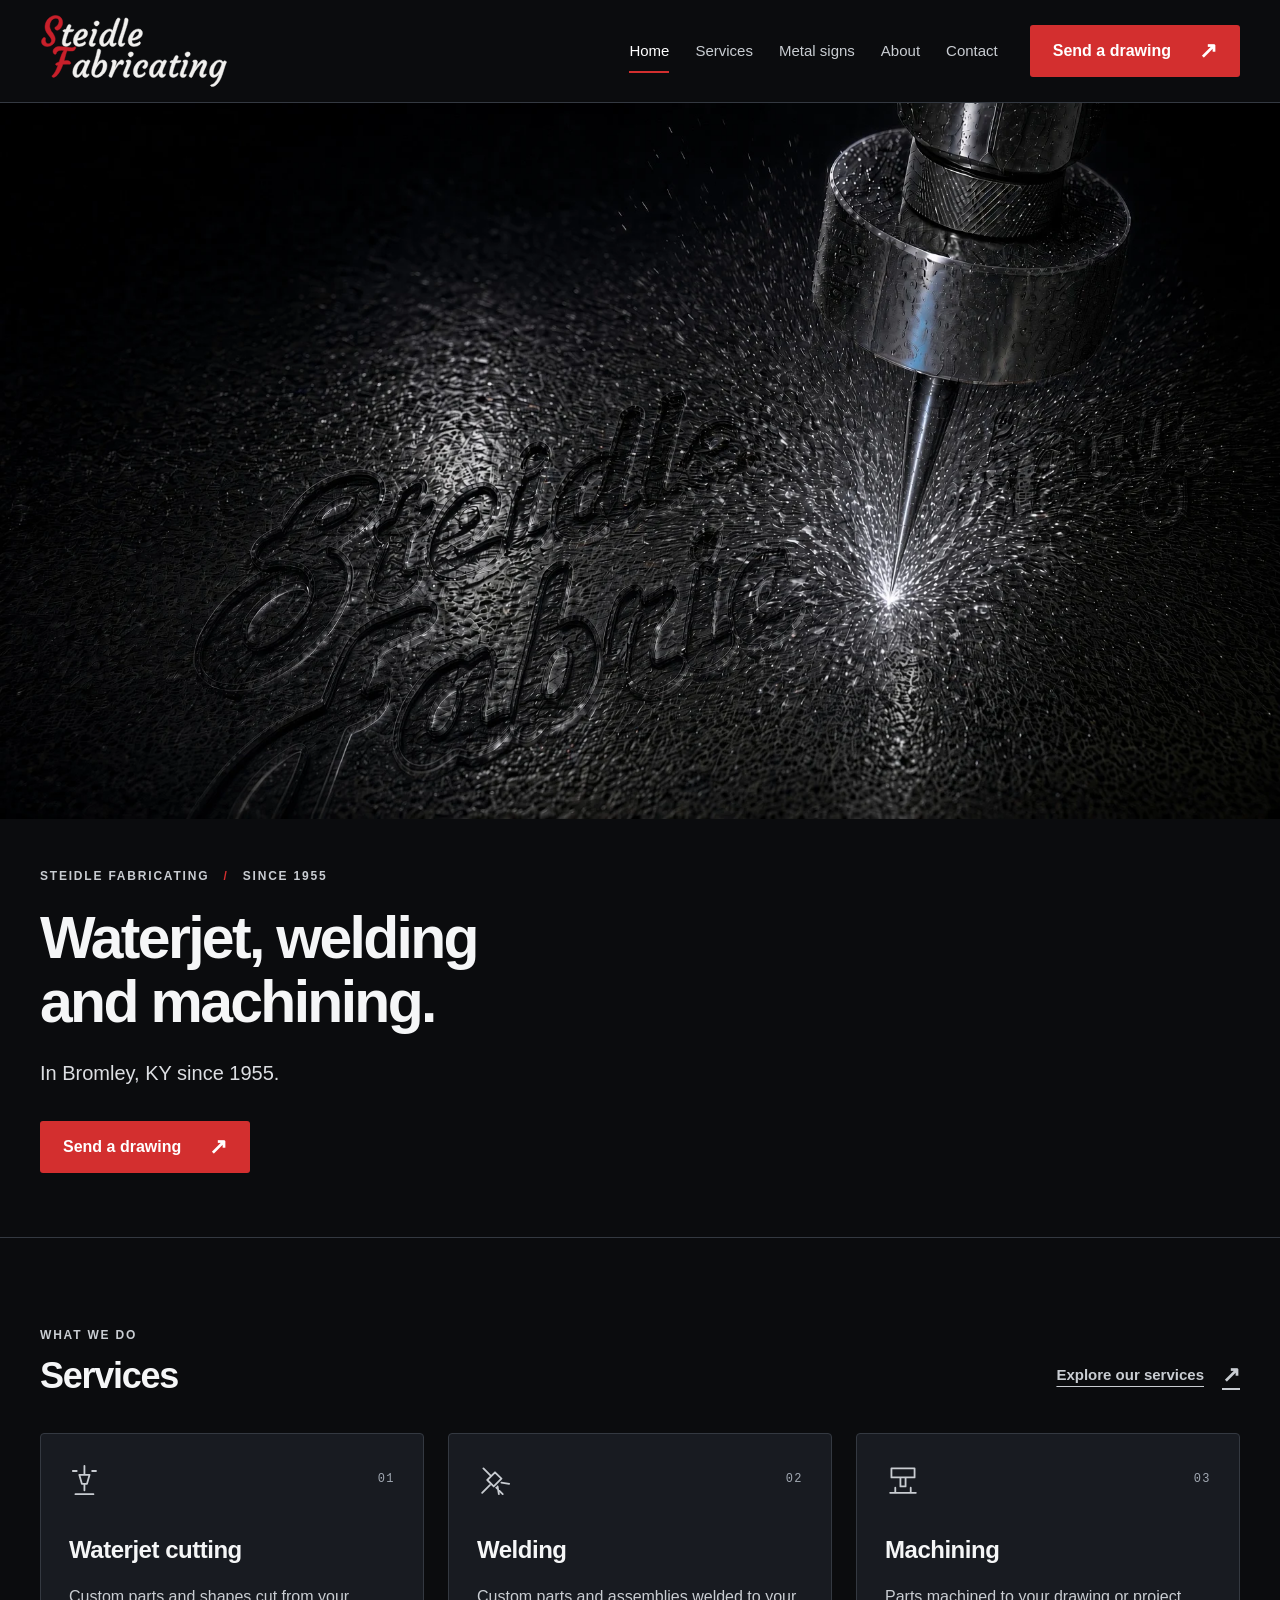
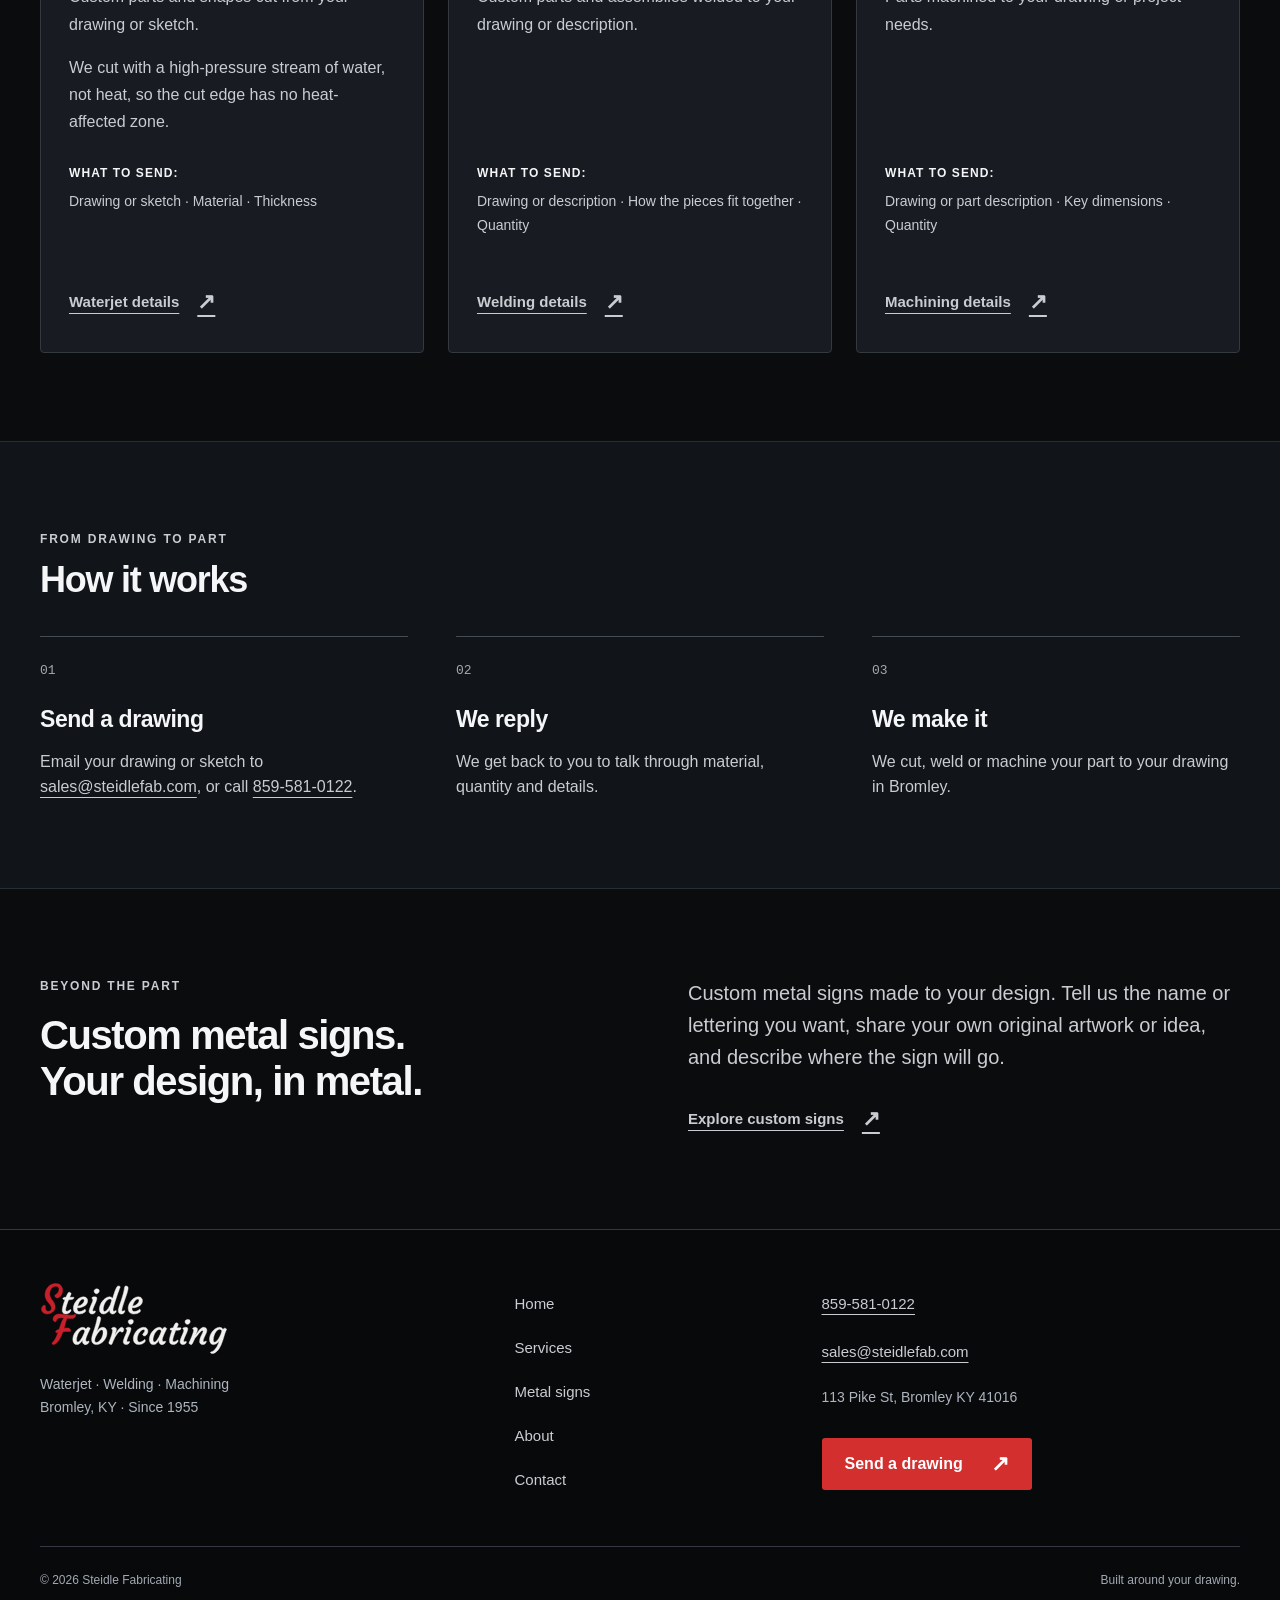
<file: v1/index.html>
<!doctype html>
<html lang="en"><head><meta name="robots" content="noindex"><meta charset="utf-8"><meta name="viewport" content="width=device-width, initial-scale=1"><meta name="description" content="Waterjet cutting, welding, machining and custom metal signs in Bromley, Kentucky. Send your drawing to Steidle Fabricating."><meta property="og:image" content="https://steidlefabricating.com/og-sign-20261118.jpg"><meta property="og:image:width" content="1200"><meta property="og:image:height" content="630"><meta property="og:image:alt" content="Steidle Fabricating metal shop sign"><meta name="twitter:card" content="summary_large_image"><meta name="twitter:image" content="https://steidlefabricating.com/og-sign-20261118.jpg"><meta name="theme-color" content="#0b0c0e"><title>Waterjet, welding & machining in Bromley, KY — Steidle Fabricating</title><link rel="stylesheet" href="site.css?v=20261106-v3"></head><body><a class="skip" href="#content">Skip to content</a>
<header class="site-header"><div class="wrap header-inner">
<a class="brand" href="index.html" aria-label="Steidle Fabricating home"><img src="assets/logo-on-dark.svg" width="188" height="74" alt="Steidle Fabricating"></a>
<nav class="desktop-nav" aria-label="Primary"><a href="index.html" aria-current="page">Home</a><a href="capabilities.html">Services</a><a href="signs.html">Metal signs</a><a href="about.html">About</a><a href="contact.html">Contact</a></nav>
<a class="button header-cta" href="mailto:sales@steidlefab.com?subject=Drawing%20for%20quote">Send a drawing<span aria-hidden="true">↗</span></a>
<button class="menu-toggle" type="button" aria-expanded="false" aria-controls="mobile-nav"><span>Menu</span><svg width="20" height="20" viewBox="0 0 24 24" aria-hidden="true"><path d="M3 7h18M3 12h18M3 17h18"/></svg></button>
</div><nav id="mobile-nav" class="mobile-nav wrap" aria-label="Mobile" hidden><a href="index.html" aria-current="page">Home</a><a href="capabilities.html">Services</a><a href="signs.html">Metal signs</a><a href="about.html">About</a><a href="contact.html">Contact</a><a class="button" href="mailto:sales@steidlefab.com?subject=Drawing%20for%20quote">Send a drawing<span aria-hidden="true">↗</span></a></nav></header><main id="content">
<section class="hero" aria-labelledby="hero-title"><picture class="hero-photo"><source type="image/webp" srcset="assets/hero-andrew-full-780.webp 780w, assets/hero-andrew-full-1200.webp 1200w, assets/hero-andrew-full-1888.webp 1888w" sizes="100vw"><img src="assets/hero-andrew-full-1888.jpg" srcset="assets/hero-andrew-full-780.jpg 780w, assets/hero-andrew-full-1200.jpg 1200w, assets/hero-andrew-full-1888.jpg 1888w" sizes="100vw" alt="Steidle Fabricating name cut into wet steel under a waterjet cutting head" width="1888" height="1056" fetchpriority="high"></picture><div class="wrap hero-inner"><div class="hero-copy"><p class="eyebrow">Steidle Fabricating <span> / </span> Since 1955</p><h1 id="hero-title">Waterjet, welding <br>and machining.</h1><p class="hero-lead">In Bromley, KY since 1955.</p><a class="button" href="mailto:sales@steidlefab.com?subject=Drawing%20for%20quote">Send a drawing<span aria-hidden="true">↗</span></a></div><div class="hero-caption" aria-hidden="true"><span class="red-line"></span> From your drawing. To your part.</div></div></section>
<section class="section" aria-labelledby="services-title"><div class="wrap"><div class="section-heading"><div><p class="eyebrow">What we do</p><h2 id="services-title">Services</h2></div><a class="text-link" href="capabilities.html">Explore our services<span aria-hidden="true">↗</span></a></div><div class="service-grid"><article class="service-card"><div class="card-top"><svg class="service-icon" viewBox="0 0 28 28" width="36" height="36" fill="none" stroke="currentColor" stroke-width="1.4" stroke-linecap="round" stroke-linejoin="round" aria-hidden="true"><path d="M12 3v7m-4 0h8l-2 7h-4zM12 17v5M5 25h14M3 7h3m12 0h3"/></svg><span class="index">01</span></div><h3>Waterjet cutting</h3><p>Custom parts and shapes cut from your drawing or sketch.</p><p>We cut with a high-pressure stream of water, not heat, so the cut edge has no heat-affected zone.</p><div class="card-bottom"><p class="send-label">What to send:</p><p class="send-detail">Drawing or sketch · Material · Thickness</p><a class="text-link" href="capabilities.html#waterjet">Waterjet details<span aria-hidden="true">↗</span></a></div></article><article class="service-card"><div class="card-top"><svg class="service-icon" viewBox="0 0 28 28" width="36" height="36" fill="none" stroke="currentColor" stroke-width="1.4" stroke-linecap="round" stroke-linejoin="round" aria-hidden="true"><path d="m5 5 6 6m-3 3 6-6 5 5-6 6zM15 20l5 5m-1-9 6 1M16 19l1 6M4 24l6-6"/></svg><span class="index">02</span></div><h3>Welding</h3><p>Custom parts and assemblies welded to your drawing or description.</p><div class="card-bottom"><p class="send-label">What to send:</p><p class="send-detail">Drawing or description · How the pieces fit together · Quantity</p><a class="text-link" href="capabilities.html#welding">Welding details<span aria-hidden="true">↗</span></a></div></article><article class="service-card"><div class="card-top"><svg class="service-icon" viewBox="0 0 28 28" width="36" height="36" fill="none" stroke="currentColor" stroke-width="1.4" stroke-linecap="round" stroke-linejoin="round" aria-hidden="true"><path d="M5 5h18v7H5zM12 12v7h4v-7M4 24h20M8 20v4m12-4v4"/></svg><span class="index">03</span></div><h3>Machining</h3><p>Parts machined to your drawing or project needs.</p><div class="card-bottom"><p class="send-label">What to send:</p><p class="send-detail">Drawing or part description · Key dimensions · Quantity</p><a class="text-link" href="capabilities.html#machining">Machining details<span aria-hidden="true">↗</span></a></div></article></div></div></section>
<section class="section section-alt" aria-labelledby="how-title"><div class="wrap"><div class="section-heading"><div><p class="eyebrow">From drawing to part</p><h2 id="how-title">How it works</h2></div></div><ol class="steps"><li><span class="step-number">01</span><h3>Send a drawing</h3><p>Email your drawing or sketch to <a href="mailto:sales@steidlefab.com?subject=Drawing%20for%20quote">sales@steidlefab.com</a>, or call <a href="tel:8595810122">859-581-0122</a>.</p></li><li><span class="step-number">02</span><h3>We reply</h3><p>We get back to you to talk through material, quantity and details.</p></li><li><span class="step-number">03</span><h3>We make it</h3><p>We cut, weld or machine your part to your drawing in Bromley.</p></li></ol></div></section>
<section class="section"><div class="wrap editorial"><div><p class="eyebrow">Beyond the part</p><h2>Custom metal signs.<br>Your design, in metal.</h2></div><div><p class="lead">Custom metal signs made to your design. Tell us the name or lettering you want, share your own original artwork or idea, and describe where the sign will go.</p><a class="text-link" href="signs.html">Explore custom signs<span aria-hidden="true">↗</span></a></div></div></section>
</main><footer class="site-footer" id="footer-contact"><div class="wrap">
<div class="footer-top"><div><a class="brand" href="index.html" aria-label="Steidle Fabricating home"><img src="assets/logo-on-dark.svg" width="188" height="74" alt="Steidle Fabricating" loading="lazy"></a><p>Waterjet · Welding · Machining<br>Bromley, KY · Since 1955</p></div><nav class="footer-nav" aria-label="Footer"><a href="index.html">Home</a><a href="capabilities.html">Services</a><a href="signs.html">Metal signs</a><a href="about.html">About</a><a href="contact.html">Contact</a></nav><div class="footer-contact"><a href="tel:8595810122">859-581-0122</a><a href="mailto:sales@steidlefab.com">sales@steidlefab.com</a><p>113 Pike St, Bromley KY 41016</p><a class="button" href="mailto:sales@steidlefab.com?subject=Drawing%20for%20quote">Send a drawing<span aria-hidden="true">↗</span></a></div></div>
<div class="footer-bottom"><span>© 2026 Steidle Fabricating</span><span>Built around your drawing.</span></div></div></footer><script src="site.js?v=20261106-v3" defer></script></body></html>
</file>
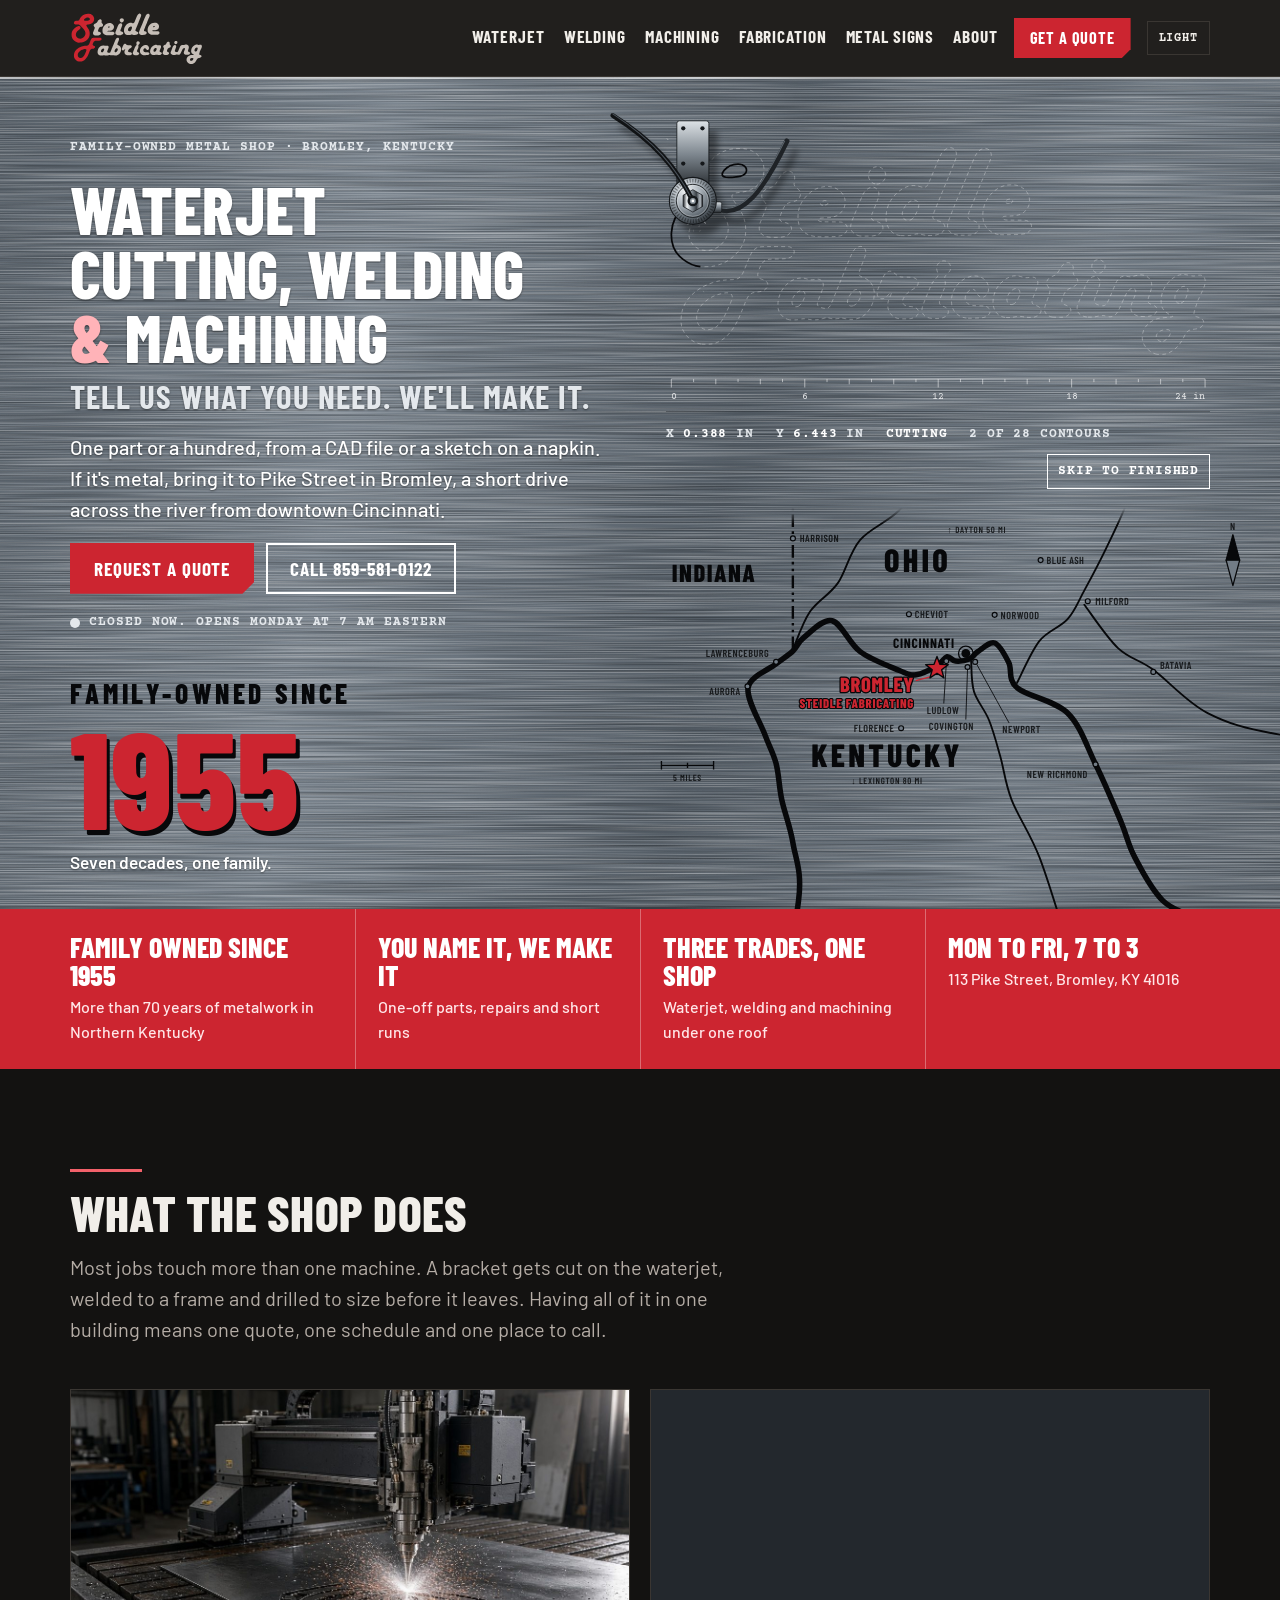
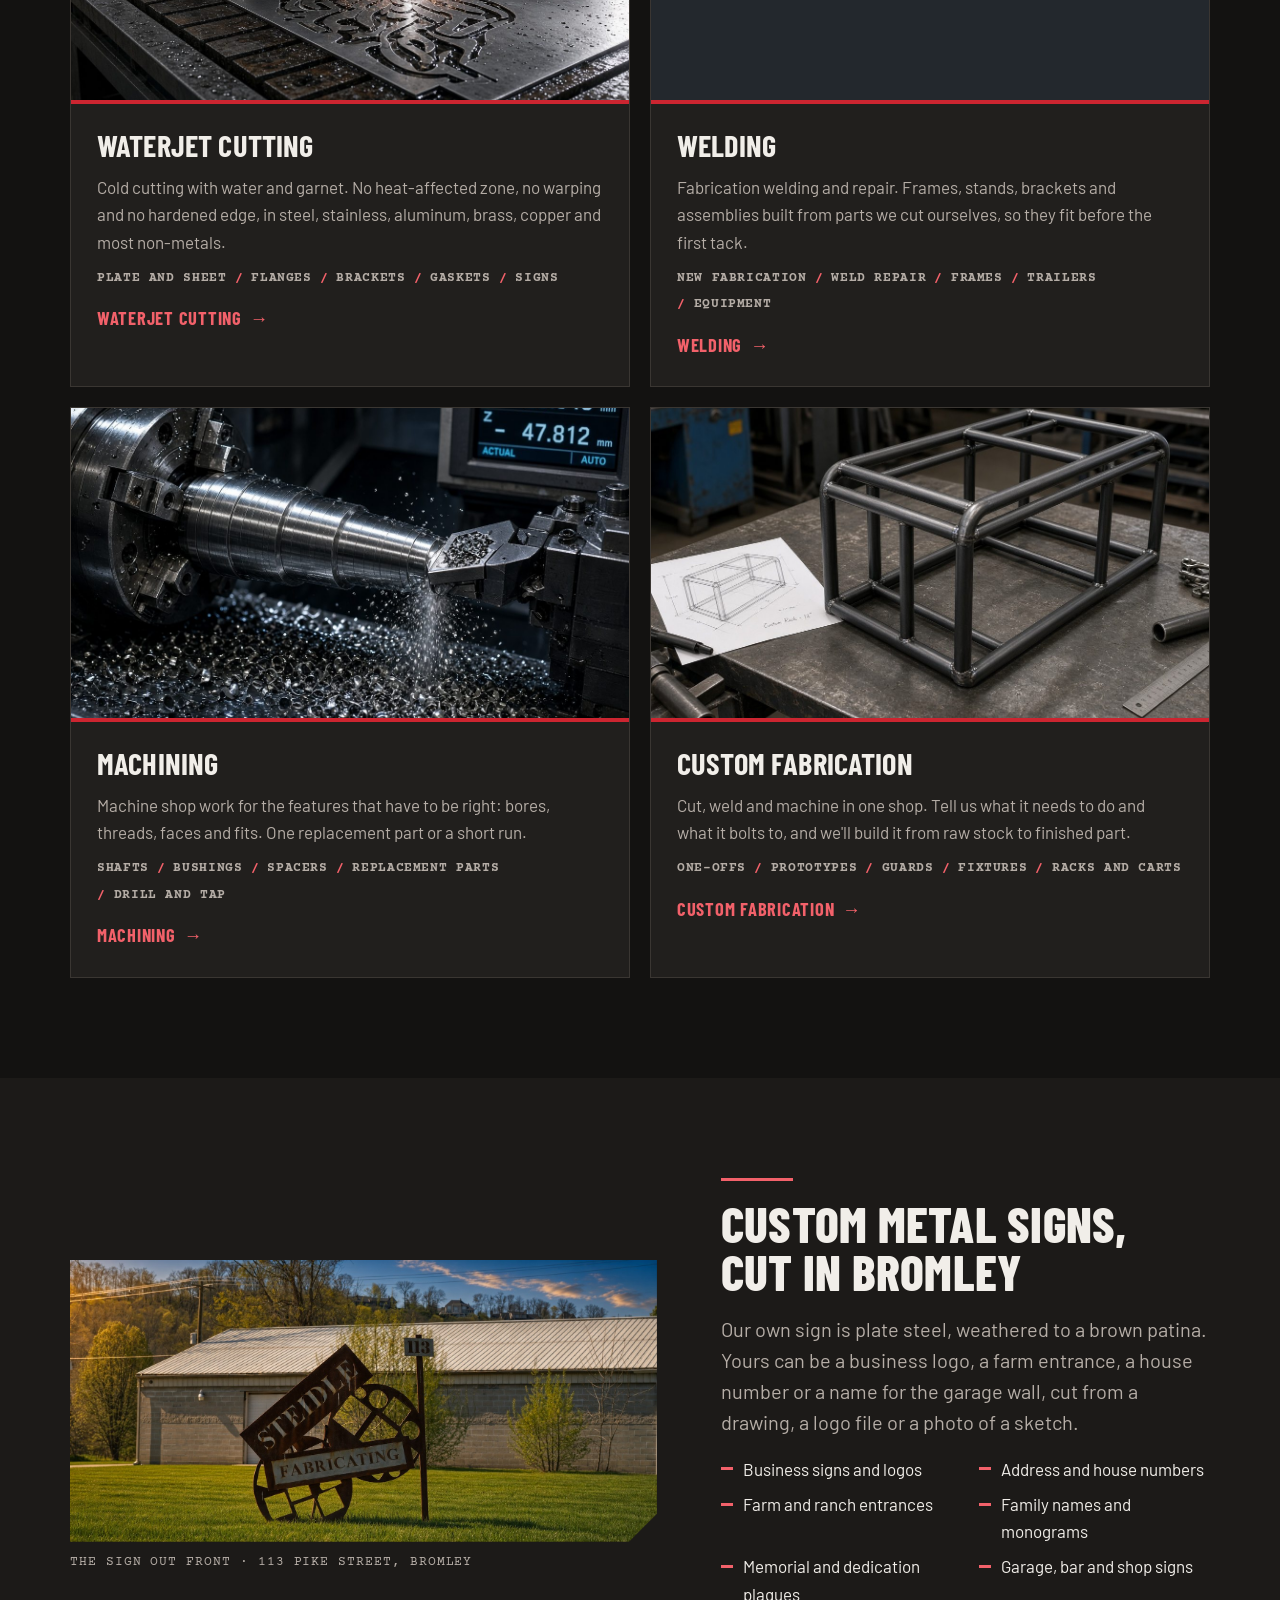
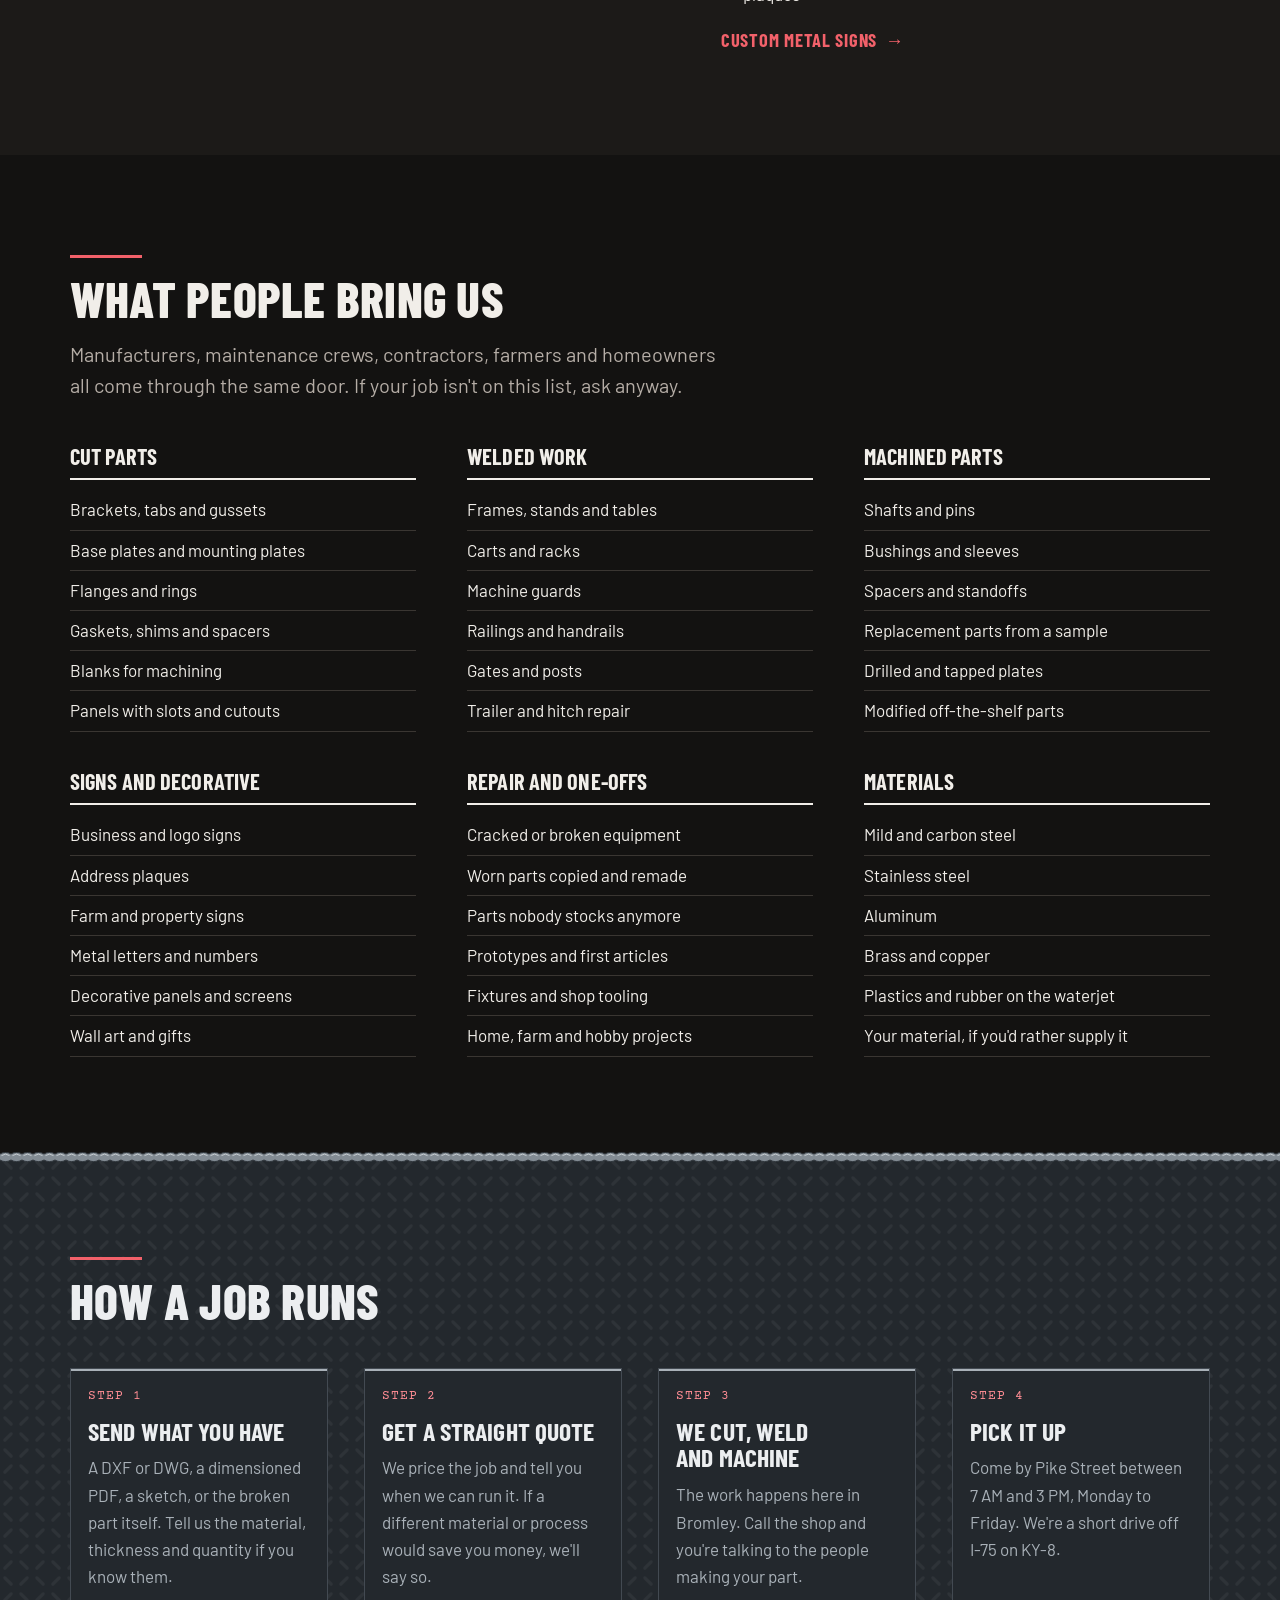
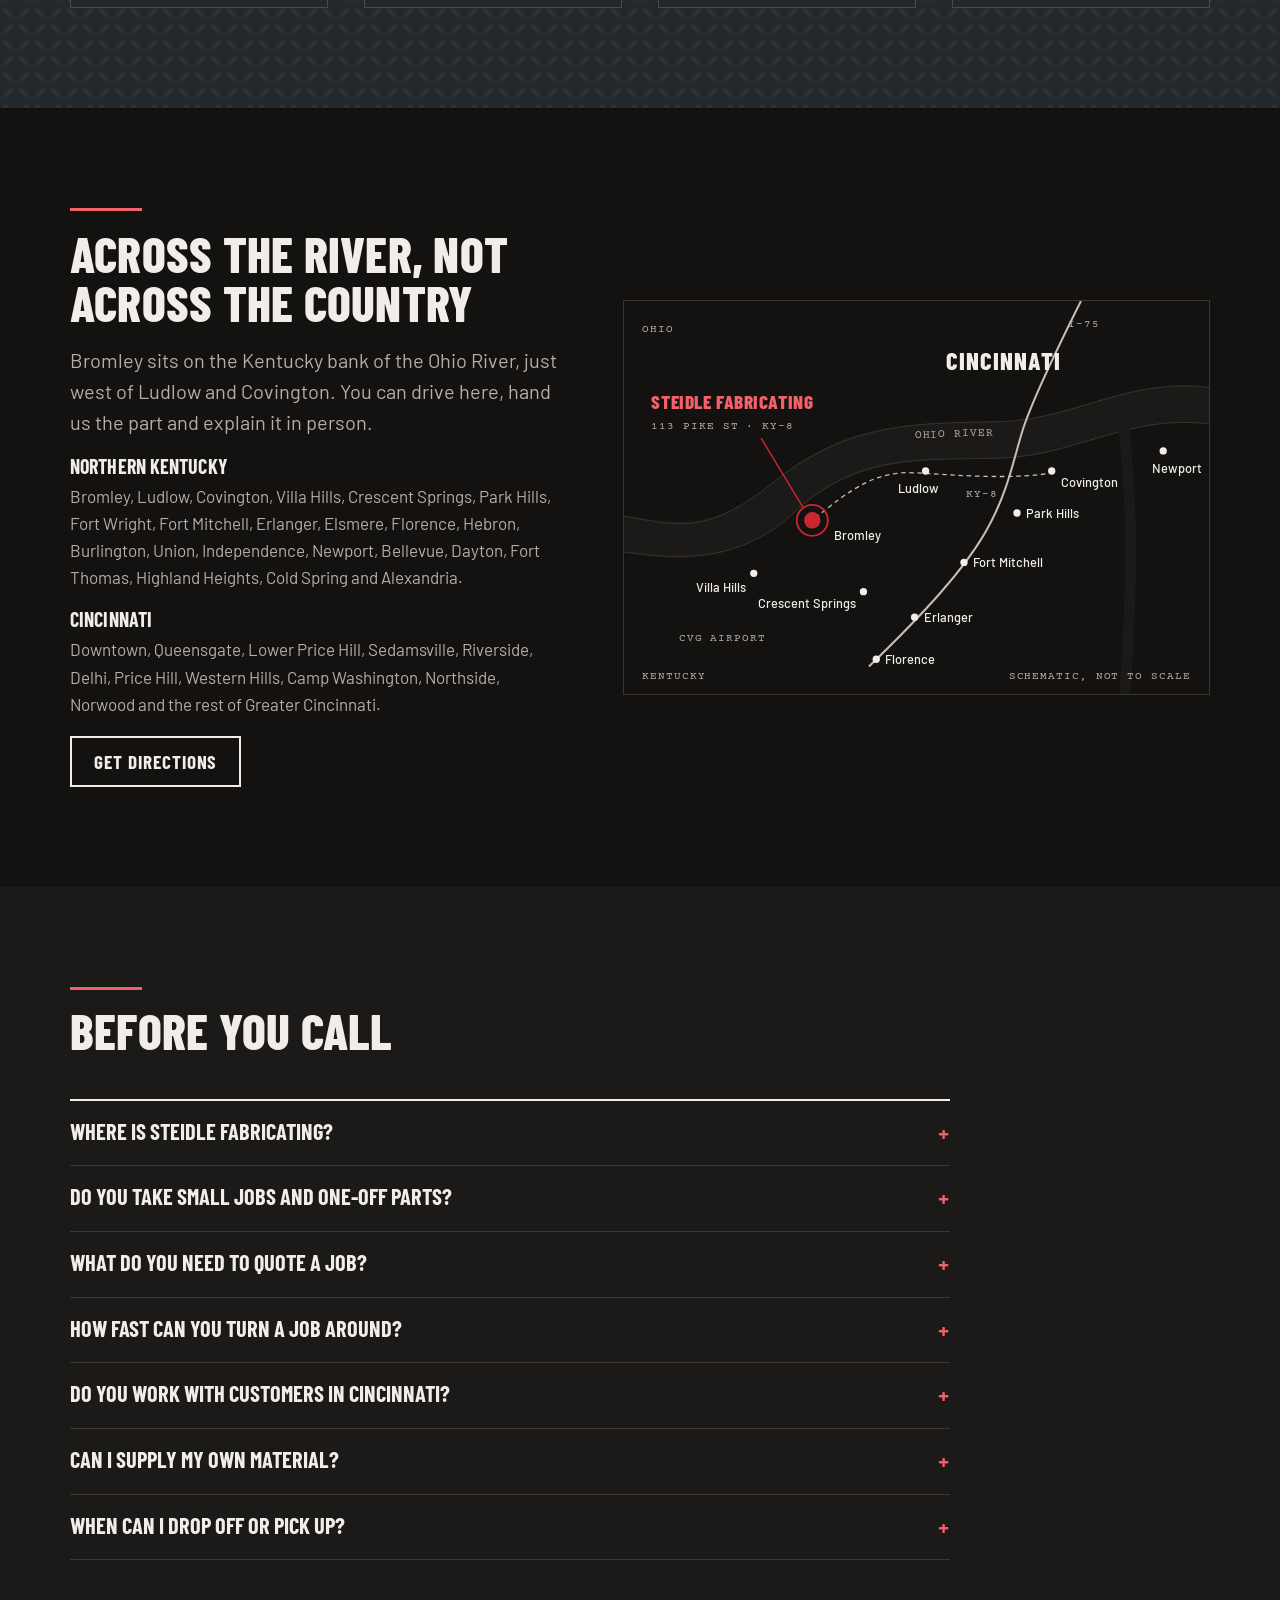
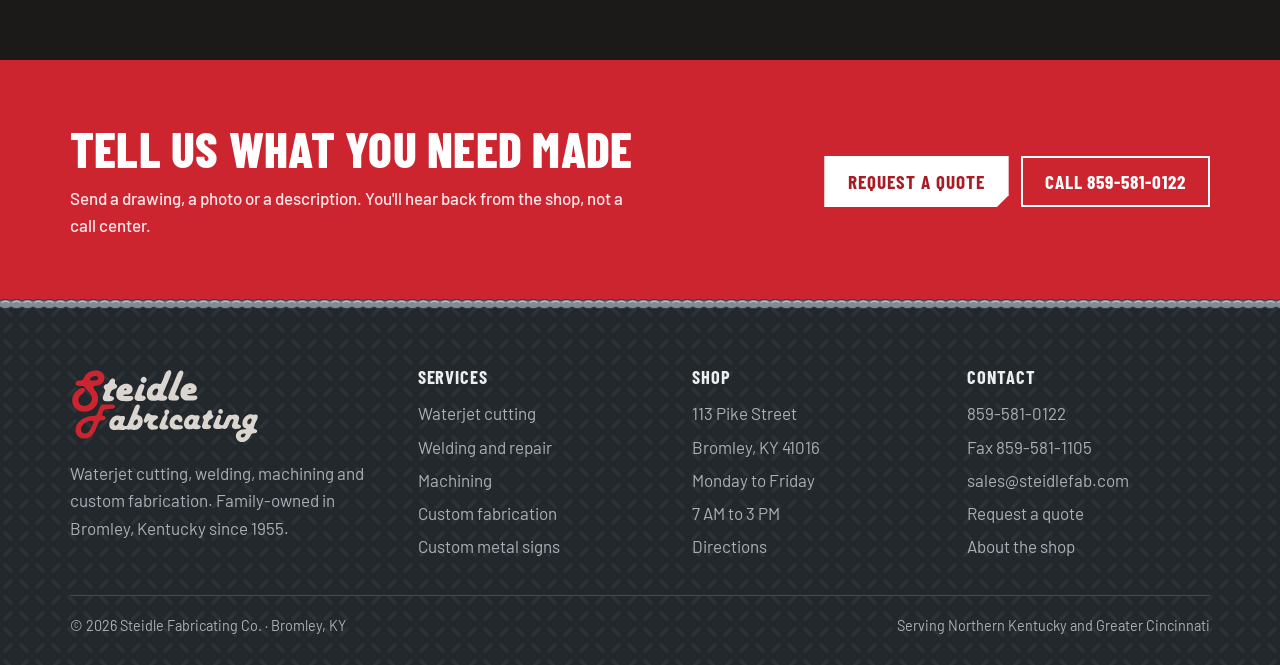
<file: v2/index.html>
<!doctype html>
<html lang="en">
<head>
<meta charset="utf-8">
<meta name="viewport" content="width=device-width, initial-scale=1, viewport-fit=cover">
<meta name="robots" content="noindex">
<style>body{margin:0}img{max-width:100%}[hidden]{display:none!important}</style>
<title>Steidle Fabricating</title>
<meta name="description" content="Steidle Fabricating is a family-owned metal shop in Bromley, KY, serving Northern Kentucky and Cincinnati since 1955. Waterjet cutting, welding, machining, custom fabrication and custom metal signs. Call 859-581-0122.">
<meta property="og:image" content="https://steidlefabricating.com/og-sign-20261118.jpg">
<meta property="og:image:width" content="1200">
<meta property="og:image:height" content="630">
<meta property="og:image:alt" content="Steidle Fabricating metal shop sign">
<meta name="twitter:card" content="summary_large_image">
<meta name="twitter:image" content="https://steidlefabricating.com/og-sign-20261118.jpg">
<link rel="stylesheet" href="https://fonts.googleapis.com/css2?family=Barlow:wght@400;500;600;700&family=Barlow+Condensed:wght@600;700;800&family=Courier+Prime:wght@400;700&display=swap">
<script type="application/ld+json">
{"@context":"https://schema.org","@type":"LocalBusiness","additionalType":"https://schema.org/MetalFabricator","name":"Steidle Fabricating","description":"Family-owned waterjet cutting, welding, machining and custom metal fabrication shop serving Northern Kentucky and Cincinnati since 1955.","foundingDate":"1955","telephone":"+1-859-581-0122","faxNumber":"+1-859-581-1105","email":"sales@steidlefab.com","url":"https://steidlefab.com","address":{"@type":"PostalAddress","streetAddress":"113 Pike Street","addressLocality":"Bromley","addressRegion":"KY","postalCode":"41016","addressCountry":"US"},"openingHoursSpecification":[{"@type":"OpeningHoursSpecification","dayOfWeek":["Monday","Tuesday","Wednesday","Thursday","Friday"],"opens":"07:00","closes":"15:00"}],"areaServed":["Bromley KY","Ludlow KY","Covington KY","Villa Hills KY","Fort Mitchell KY","Erlanger KY","Florence KY","Newport KY","Northern Kentucky","Cincinnati OH"],"hasOfferCatalog":{"@type":"OfferCatalog","name":"Metal shop services","itemListElement":[{"@type":"Offer","itemOffered":{"@type":"Service","name":"Waterjet cutting"}},{"@type":"Offer","itemOffered":{"@type":"Service","name":"Welding and weld repair"}},{"@type":"Offer","itemOffered":{"@type":"Service","name":"Machining"}},{"@type":"Offer","itemOffered":{"@type":"Service","name":"Custom metal fabrication"}},{"@type":"Offer","itemOffered":{"@type":"Service","name":"Custom metal signs"}}]}}
</script>
<style>
/* One brand look for every visitor (the card's white, red and grey), so no dark variant by choice.
   Layout: card-stock pages ruled with the short red lines from the business card; one full-bleed steel plate up top where a waterjet cuts the shop's own name; below it, quiet two-column shop paperwork with chamfered, cut-plate corners. */
/* Dark is the default look; the header switch flips to light and the choice is remembered. Every color is a token defined for both. */
:root{
  --paper:#131211; --panel:#1C1A18; --field:#1A1817; --card:#211F1D;
  --ink:#F1EEE9; --ink-2:#B5ADA6; --logo-grey:#C6BEB7;
  --red:#F2616A; --btn:#CC2530; --btn-hi:#E23641; --btn-deep:#A81C26; --on-btn:#FFFFFF;
  --rule:#3A3632; --ok:#5CC98A;
  --plate:#23282D; --plate-hi:#2B3036; --plate-ink:#ECEEF0; --plate-dim:#A9B1B8; --plate-rule:#434A52;
  --kerf:#DDF1FF; --void:#07080A; --on-red:#FFFFFF; --on-red-dim:#FFE6E8; --red-on-dark:#FF8D94;
  --sheet-a:#59626B; --sheet-b:#7C8690; --sheet-c:#555E67; --sheet-d:#727C86; --sheet-e:#5D666F;
  --steel-ink:#FFFFFF; --steel-ink-2:#E4E8EC; --steel-inv:#15181B; --steel-shadow:0 1px 2px rgba(0,0,0,.45); --sheet-accent:#FFB3B8; --lip:.38; --bead:#B4BCC3;
  --brush:repeating-linear-gradient(0deg,rgba(255,255,255,.07) 0 1px,rgba(0,0,0,.06) 1px 2px,transparent 2px 4px);
  --display:"Barlow Condensed","Arial Narrow","Roboto Condensed","Helvetica Neue",Arial,sans-serif;
  --body:"Barlow","Helvetica Neue",Helvetica,Arial,sans-serif;
  --data:"Courier Prime","Courier New",Courier,monospace;
  --wrap:1180px; --head-h:76px;
  color-scheme:dark;
}
:root[data-mode="light"]{
  --paper:#F5F4F0; --panel:#E8E5DE; --field:#FFFFFF; --card:#FFFFFF;
  --ink:#1E1B1A; --ink-2:#5B5450; --logo-grey:#6E6763;
  --red:#C8242F; --btn:#CC2530; --btn-hi:#A81C26; --btn-deep:#A81C26; --on-btn:#FFFFFF;
  --rule:#D5D1C9; --ok:#1F7A46;
  --plate:#1A1D20; --plate-hi:#2B3036; --plate-ink:#ECEEF0; --plate-dim:#A3ABB2; --plate-rule:#3B4148;
  --kerf:#DDF1FF; --void:#07080A; --on-red:#FFFFFF; --on-red-dim:#FFE6E8; --red-on-dark:#FF8D94;
  --sheet-a:#B3BAC1; --sheet-b:#D2D7DB; --sheet-c:#A9B1B8; --sheet-d:#C6CCD1; --sheet-e:#AEB6BD;
  --steel-ink:#15181B; --steel-ink-2:#2D333A; --steel-inv:#FFFFFF; --steel-shadow:0 1px 0 rgba(255,255,255,.55); --sheet-accent:#A81C26; --lip:.6; --bead:#8E979F;
  color-scheme:light;
}

*,*::before,*::after{box-sizing:border-box}
html{scroll-behavior:smooth;-webkit-text-size-adjust:100%}
body{background:var(--paper);color:var(--ink);font-family:var(--body);font-size:1.0625rem;line-height:1.6;overflow-x:hidden}
body::before{content:"";position:fixed;inset:0 0 auto;height:env(safe-area-inset-top,0px);z-index:60;background:var(--card)}
a{color:inherit}
h1,h2,h3,p,ul,ol,figure,dl,dd{margin:0}
ul,ol{padding:0;list-style:none}
svg{display:block}
:focus-visible{outline:3px solid var(--red);outline-offset:3px}
.sr{position:absolute;width:1px;height:1px;overflow:hidden;clip:rect(0 0 0 0);white-space:nowrap}

.wrap{max-width:var(--wrap);margin-inline:auto;padding-left:max(20px,env(safe-area-inset-left,0px));padding-right:max(20px,env(safe-area-inset-right,0px))}
.band{padding-block:clamp(56px,8vw,100px)}
.band.tint{background:var(--panel)}
.band.snug{padding-block:clamp(30px,4vw,48px)}
.band.steel{position:relative;background:var(--plate) url("data:image/svg+xml,%3Csvg xmlns='http://www.w3.org/2000/svg' width='32' height='32'%3E%3Cg fill='white' fill-opacity='.05'%3E%3Crect x='2' y='6.5' width='12' height='3' rx='1.5' transform='rotate(45 8 8)'/%3E%3Crect x='18' y='6.5' width='12' height='3' rx='1.5' transform='rotate(-45 24 8)'/%3E%3Crect x='2' y='22.5' width='12' height='3' rx='1.5' transform='rotate(-45 8 24)'/%3E%3Crect x='18' y='22.5' width='12' height='3' rx='1.5' transform='rotate(45 24 24)'/%3E%3C/g%3E%3C/svg%3E");color:var(--plate-ink)}
.band.steel::before,.site-foot::before{content:"";position:absolute;left:0;right:0;top:-5px;height:10px;background:url("data:image/svg+xml,%3Csvg xmlns='http://www.w3.org/2000/svg' width='11' height='10'%3E%3Cellipse cx='5.5' cy='5' rx='7' ry='4.6' fill='%23828B93' stroke='%2330363C' stroke-width='1'/%3E%3Cpath d='M1.5 3.6Q5.5 .6 9.5 3.6' stroke='%23D5DADE' stroke-width='.8' fill='none'/%3E%3C/svg%3E") repeat-x;z-index:1}
.band.steel .steps li{border-top:0;padding:18px;background:var(--plate);box-shadow:inset 0 0 0 1px var(--plate-rule),inset 0 3px 0 var(--plate-dim)}
.band.steel .steps li::before{color:var(--red-on-dark)}
.band.steel .steps p,.band.steel .lede{color:var(--plate-dim)}
.stack{display:flex;flex-direction:column;gap:18px}
.stack.tight{gap:10px}

/* type */
h1,h2,h3,.disp{font-family:var(--display);text-transform:uppercase;line-height:.98;letter-spacing:.005em;text-wrap:balance}
h1{font-weight:800;font-size:clamp(2.7rem,6.2vw,4.5rem)}
h2{font-weight:800;font-size:clamp(2.1rem,4.2vw,3.1rem)}
h3{font-weight:700;font-size:1.6rem;line-height:1.05}
.lede{font-size:clamp(1.1rem,1.6vw,1.25rem);line-height:1.55;max-width:60ch;color:var(--ink-2)}
.prose{max-width:66ch;display:flex;flex-direction:column;gap:16px}
.prose p{color:var(--ink)}
.data{font-family:var(--data);font-size:.84rem;letter-spacing:.07em;text-transform:uppercase}
.muted{color:var(--ink-2)}
.cardrule{width:72px;height:3px;background:var(--red);border:0;margin:0}
.sec-head{display:flex;flex-direction:column;gap:16px;margin-bottom:clamp(28px,4vw,44px)}
.textlink{font-family:var(--display);text-transform:uppercase;font-weight:700;font-size:1.15rem;letter-spacing:.04em;color:var(--red);text-decoration:none;display:inline-flex;gap:8px;align-items:center}
.textlink::after{content:"\2192";transition:transform .15s}
.textlink:hover::after{transform:translateX(4px)}

/* buttons: chamfered like a cut corner */
.btn{display:inline-flex;align-items:center;justify-content:center;gap:10px;font-family:var(--display);font-weight:700;font-size:1.2rem;letter-spacing:.05em;text-transform:uppercase;text-decoration:none;line-height:1;padding:16px 24px;border:0;cursor:pointer;background:var(--btn);color:var(--on-btn);clip-path:polygon(0 0,100% 0,100% calc(100% - 12px),calc(100% - 12px) 100%,0 100%);transition:background .15s}
.btn:hover{background:var(--btn-hi)}
.btn:focus-visible{outline:0;box-shadow:inset 0 0 0 3px var(--on-btn),inset 0 0 0 5px var(--ink)}
.btn.ghost{background:transparent;color:var(--ink);box-shadow:inset 0 0 0 2px var(--ink);clip-path:none}
.btn.ghost:hover{background:var(--ink);color:var(--paper)}
.btn.ghost:focus-visible{box-shadow:inset 0 0 0 2px var(--ink);outline:3px solid var(--red);outline-offset:3px}
.btn.sm{font-size:1.02rem;padding:12px 16px;clip-path:polygon(0 0,100% 0,100% calc(100% - 9px),calc(100% - 9px) 100%,0 100%)}
.btnrow{display:flex;flex-wrap:wrap;gap:12px}

/* header */
.site-head{position:sticky;top:env(safe-area-inset-top,0px);z-index:50;background:var(--card);border-bottom:1px solid var(--rule);box-shadow:0 1px 0 rgba(0,0,0,.04)}
.site-head .wrap{display:flex;align-items:center;gap:16px;min-height:var(--head-h)}
.brand{display:block;flex:none;text-decoration:none}
.brand svg{height:52px;width:auto}
.logo-r{fill:var(--btn)} .logo-g{fill:var(--logo-grey)}
.nav{display:flex;gap:clamp(10px,1.5vw,22px);margin-left:auto;align-items:center}
.nav a{font-family:var(--display);font-weight:700;text-transform:uppercase;letter-spacing:.05em;font-size:1.08rem;text-decoration:none;padding:8px 0;border-bottom:3px solid transparent;white-space:nowrap}
.nav a:hover,.nav a[aria-current="page"]{border-bottom-color:var(--red)}
.head-cta{display:flex;align-items:center;gap:16px;flex:none}
.head-phone{font-family:var(--data);font-weight:700;font-size:1.02rem;text-decoration:none;white-space:nowrap}
.menu-btn{display:none;margin-left:auto;background:none;border:2px solid var(--ink);color:var(--ink);font-family:var(--display);font-weight:700;font-size:1.05rem;letter-spacing:.06em;text-transform:uppercase;padding:9px 14px;cursor:pointer}
@media (max-width:1180px){
  .nav{display:none;position:absolute;left:0;right:0;top:100%;background:var(--card);border-bottom:1px solid var(--rule);flex-direction:column;align-items:stretch;gap:0;padding:6px max(20px,env(safe-area-inset-right,0px)) 18px max(20px,env(safe-area-inset-left,0px))}
  .nav.open{display:flex}
  .nav a{padding:14px 0;border-bottom:1px solid var(--rule);font-size:1.3rem}
  .menu-btn{display:block}
  .head-cta{display:none}
}

/* hero: the whole band is one brushed steel sheet; the name and the map are cut through it */
.sheet{position:relative;isolation:isolate;overflow:hidden;color:var(--steel-ink);background:linear-gradient(100deg,var(--sheet-a) 0%,var(--sheet-b) 28%,var(--sheet-c) 56%,var(--sheet-d) 80%,var(--sheet-e) 100%);box-shadow:inset 0 2px 0 rgba(255,255,255,.65),inset 0 -3px 0 rgba(0,0,0,.3)}
.steelgrain{position:absolute;inset:0;width:100%;height:100%;z-index:0;pointer-events:none}
#flood{position:absolute;inset:0;width:100%;height:100%;z-index:1;pointer-events:none}
.hero .wrap{position:relative;z-index:2;display:grid;grid-template-columns:minmax(0,1fr) minmax(0,1fr);gap:clamp(18px,2.5vw,30px) clamp(28px,4vw,56px);align-items:start;padding-block:clamp(36px,5vw,60px) clamp(22px,3vw,34px)}
.hero h1{font-size:clamp(2.7rem,5.2vw,4.1rem);color:var(--steel-ink);text-shadow:var(--steel-shadow)}
.hero h1 em{font-style:normal;color:var(--sheet-accent)}
.h1sub{display:block;font-size:.5em;font-weight:700;letter-spacing:.03em;color:var(--steel-ink-2);margin-top:.3em;line-height:1.05}
.hero .lede{color:var(--steel-ink);font-weight:500;text-shadow:var(--steel-shadow)}
.hero .data{color:var(--steel-ink-2);font-weight:700}
.hero .btn.ghost{color:var(--steel-ink);box-shadow:inset 0 0 0 2px var(--steel-ink)}
.hero .btn.ghost:hover{background:var(--steel-ink);color:var(--steel-inv)}
.status{display:inline-flex;align-items:center;gap:9px}
.status i{width:10px;height:10px;border-radius:50%;background:var(--steel-ink-2);flex:none}
.status.open i{background:#12824A;box-shadow:0 0 0 4px rgba(18,130,74,.22)}
.cutbox{position:relative;min-width:0}
.cutstage{position:relative}
.cutstage svg{width:100%;height:auto;overflow:visible}
.cutstage canvas{position:absolute;inset:0;width:100%;height:100%;pointer-events:none}
.scribe{fill:none;stroke:var(--steel-ink);stroke-opacity:.45;stroke-width:1.3;stroke-dasharray:7 6}
.kerf{fill:none;stroke:var(--void);stroke-width:3.2;stroke-linejoin:round}
.kerf.done{opacity:0}
.hole{fill:var(--void);opacity:0}
.hole.on{opacity:1}
.slug{opacity:0;visibility:hidden;transform-box:fill-box;transform-origin:center}
.slug.free{opacity:1;visibility:visible}
.slug.free.drop{opacity:0;transform:translate(6px,12px) scale(.8) rotate(4deg);transition:transform .85s cubic-bezier(.55,0,.9,.55),opacity .85s ease-in}
.rulerline{stroke:var(--steel-ink);stroke-opacity:.75;stroke-width:1.3}
.rulertxt{fill:var(--steel-ink);fill-opacity:.85;font-family:var(--data);font-size:19px}
.readout{display:flex;flex-wrap:wrap;align-items:center;gap:8px 22px;border-top:1px solid rgba(27,31,35,.4);margin-top:8px;padding-top:12px;font-family:var(--data);font-size:.84rem;font-weight:700;letter-spacing:.06em;text-transform:uppercase;color:var(--steel-ink-2);font-variant-numeric:tabular-nums}
.readout b{color:var(--steel-ink)}
.readout button{margin-left:auto;background:none;border:1.5px solid var(--steel-ink);color:var(--steel-ink);font:inherit;letter-spacing:inherit;text-transform:inherit;padding:6px 10px;cursor:pointer}
.readout button:hover{background:var(--steel-ink);color:var(--steel-inv)}
.cutmap{margin:22px calc(-1 * max(20px,(100vw - var(--wrap)) / 2 + 20px)) calc(-1 * clamp(22px,3vw,34px)) -30px;max-width:1120px;min-width:0}
.cutmap svg{display:block;width:100%;height:auto;overflow:visible}
.cutmap .narrow{display:none}
.cutmap text{text-rendering:geometricPrecision}
.mc-river{fill:none;stroke:var(--void);stroke-width:6.5;stroke-linecap:round;stroke-linejoin:round}
.mc-trib{fill:none;stroke:var(--void);stroke-width:2.2;stroke-linecap:round;stroke-linejoin:round}
.mc-border{fill:none;stroke:var(--void);stroke-width:2.8;stroke-dasharray:15 5 3 5 3 5}
.mc-lead{fill:none;stroke:var(--void);stroke-width:1}
.mc-dot{fill:var(--void)}
.mc-ring{fill:none;stroke:var(--void);stroke-width:1.5}
.mc-town{fill:var(--sheet-d);stroke:var(--void);stroke-width:1.4}
.mc-state{fill:var(--void);font-family:var(--display);font-weight:800;font-size:38px;letter-spacing:.1em;text-transform:uppercase}
.mc-st-sm{font-size:29px;letter-spacing:.06em}
.mc-city{fill:var(--void);font-family:var(--display);font-weight:600;font-size:12px;letter-spacing:.05em;text-transform:uppercase;fill-opacity:.82}
.mc-big{font-size:16px;font-weight:700;fill-opacity:1}
.mc-sm2{font-size:10.5px;letter-spacing:.08em}
/* the shop is the one thing on the map in red */
.mc-hl{fill:var(--btn);font-family:var(--display);font-weight:800;text-transform:uppercase;paint-order:stroke;stroke:var(--void);stroke-width:3px;stroke-linejoin:round}
.mc-brom{font-size:24px;letter-spacing:.04em}
.mc-shop{font-size:15px;letter-spacing:.06em;stroke-width:2.6px}
.mc-lead-brom{stroke:var(--btn);stroke-width:1.6}
.mc-star{fill:var(--btn);stroke:var(--void);stroke-width:1.6;stroke-linejoin:round}
.mc-scale path{fill:none;stroke:var(--void);stroke-width:1.6}
.mc-compass path{fill:var(--sheet-d);stroke:var(--void);stroke-width:1.5;stroke-linejoin:round}
.mc-compass .mc-dot{fill:var(--void)}
.since{margin-top:clamp(10px,2vw,26px);display:flex;flex-direction:column;gap:20px;max-width:30rem}
.since-big{font-family:var(--display);font-weight:800;text-transform:uppercase;color:var(--btn);text-shadow:.025em .035em 0 var(--void);font-size:clamp(5rem,11vw,8.6rem);line-height:.8;letter-spacing:.01em}
.since-big span{color:var(--void);text-shadow:none;display:block;font-size:.2em;letter-spacing:.14em;line-height:1.2;margin-bottom:.35em}
.since-txt{color:var(--steel-ink);font-weight:600;font-size:1.08rem;line-height:1.45;text-shadow:var(--steel-shadow)}
@media (max-width:860px){ .hero .wrap{grid-template-columns:minmax(0,1fr)} .cutbox{margin-top:34px} }
@media (max-width:760px){
  .hero .wrap{gap:14px;padding-block:20px 14px}
  .hero .stack{gap:11px}
  .hero h1{font-size:2.35rem}
  .hero .lede{font-size:1rem;line-height:1.45}
  .hero .btnrow{display:grid;grid-template-columns:1fr 1fr;gap:10px}
  .hero .btnrow .btn{font-size:1.02rem;padding:13px 6px;letter-spacing:.03em;white-space:nowrap}
  .hero .data{font-size:.76rem}
  .since{margin-top:4px;display:grid;grid-template-columns:auto minmax(0,1fr);align-items:center;gap:14px;max-width:none;border-top:1px solid var(--void);padding-top:12px}
  .since-big{font-size:3.6rem;line-height:.82}
  .since-big span{font-size:.19em;letter-spacing:.1em;margin-bottom:.4em}
  .since-txt{font-size:.92rem;line-height:1.35}
  .cutbox{display:contents}
  .cutstage .rulerline,.cutstage .rulertxt{display:none}
  .cutstage{order:-1;margin-top:40px;margin-bottom:-26px}
  .readout{display:none}
  .cutmap{margin:0 -20px -14px;order:2;max-width:none}
  .cutmap .wide{display:none}
  .cutmap .narrow{display:block}
}

/* fact strip */
.facts{background:var(--btn);color:var(--on-red)}
.facts ul{display:grid;grid-template-columns:repeat(4,minmax(0,1fr))}
.facts li{padding:24px 20px 24px 0;display:flex;flex-direction:column;gap:5px}
.facts li+li{padding-left:22px;border-left:1px solid rgba(255,255,255,.32)}
.facts b{font-family:var(--display);font-weight:800;font-size:1.75rem;text-transform:uppercase;line-height:1}
.facts span{color:var(--on-red-dim);font-size:1rem;font-weight:500}
@media (max-width:820px){ .facts ul{grid-template-columns:repeat(2,minmax(0,1fr))} .facts li:nth-child(3){padding-left:0;border-left:0} .facts li:nth-child(n+3){border-top:1px solid rgba(255,255,255,.32)} }

/* services */
.svc-grid{display:grid;grid-template-columns:repeat(2,minmax(0,1fr));gap:20px}
.svc{display:flex;flex-direction:column;background:var(--card);border:1px solid var(--rule);overflow:hidden;transition:border-color .15s,transform .15s}
.svc:hover{border-color:var(--red);transform:translateY(-2px)}
.scenebox img,.photo-head img{display:block;width:100%;height:100%;object-fit:cover;max-width:100%}
.photo-head{aspect-ratio:3/2}
.ph-waterjet{object-position:58% 60%} .ph-welding{object-position:50% 45%} .ph-machining{object-position:45% 50%} .ph-fabrication{object-position:45% 55%}
.scenebox{position:relative;aspect-ratio:16/9;background:var(--plate);border-bottom:4px solid var(--btn);overflow:hidden}
.scene{display:block;width:100%;height:100%}
.svc-body{display:flex;flex-direction:column;gap:12px;padding:clamp(18px,2.2vw,26px)}
.svc h3{font-size:1.9rem}
.svc p{color:var(--ink-2)}
.svc .textlink{margin-top:auto;padding-top:4px}
@keyframes flick{0%,100%{opacity:1}30%{opacity:.78}55%{opacity:.95}75%{opacity:.7}}
@keyframes pulse{0%,100%{opacity:1}50%{opacity:.72}}
@keyframes spin{from{transform:translateX(0)}to{transform:translateX(-36px)}}
.scene .flick{animation:flick .5s steps(4,end) infinite}
.scene .pulse{animation:pulse 1.1s ease-in-out infinite}
.scene .spin{animation:spin .55s linear infinite}
@media (prefers-reduced-motion:reduce){ .scene .flick,.scene .pulse,.scene .spin{animation:none} .svc:hover{transform:none} }
/* a brushed steel plate, bolted at the corners, with the part cut through it */
.plate{--b:11px;aspect-ratio:1;display:grid;place-items:center;padding:9px;
  background:radial-gradient(circle at var(--b) var(--b),var(--void) 0 3px,transparent 3.6px),radial-gradient(circle at calc(100% - var(--b)) var(--b),var(--void) 0 3px,transparent 3.6px),radial-gradient(circle at var(--b) calc(100% - var(--b)),var(--void) 0 3px,transparent 3.6px),radial-gradient(circle at calc(100% - var(--b)) calc(100% - var(--b)),var(--void) 0 3px,transparent 3.6px),var(--brush),linear-gradient(115deg,var(--sheet-a),var(--sheet-b) 30%,var(--sheet-c) 58%,var(--sheet-d) 82%,var(--sheet-e));
  box-shadow:inset 0 1px 0 rgba(255,255,255,.5),inset 0 -2px 0 rgba(0,0,0,.3),0 3px 10px rgba(0,0,0,.3)}
.cutart{width:100%;height:auto;fill:var(--void)}
.cutart .st{fill:var(--sheet-d)} .cutart .stl{fill:none;stroke:var(--sheet-d);stroke-width:1.8}
.cutart .hot{fill:var(--btn)} .cutart .hotl{fill:none;stroke:var(--btn);stroke-width:1.5}
.headart{width:clamp(250px,36vw,480px);aspect-ratio:480/210;border:2px solid var(--void);box-shadow:0 6px 18px rgba(0,0,0,.35);overflow:hidden;background:var(--plate)}
h1:focus{outline:none}
.glyph .hot{stroke:var(--red)} .glyph .hotf{fill:var(--red);stroke:none}
.tags{display:flex;flex-wrap:wrap;gap:6px 8px}
.tags li{font-family:var(--data);font-weight:700;font-size:.8rem;letter-spacing:.05em;text-transform:uppercase;color:var(--ink-2)}
.tags li+li::before{content:"/";color:var(--red);margin-right:8px}
@media (max-width:900px){ .svc-grid{grid-template-columns:minmax(0,1fr)} }

/* split feature */
.split{display:grid;grid-template-columns:minmax(0,6fr) minmax(0,5fr);gap:clamp(28px,5vw,64px);align-items:center}
.split.flip{grid-template-columns:minmax(0,5fr) minmax(0,6fr)}
.photo{position:relative}
.photo img{display:block;width:100%;height:auto;max-width:100%;clip-path:polygon(0 0,100% 0,100% calc(100% - 28px),calc(100% - 28px) 100%,0 100%)}
.photo figcaption{margin-top:10px;color:var(--ink-2)}
.ticks{display:grid;gap:8px 28px;grid-template-columns:repeat(2,minmax(0,1fr))}
.ticks li{position:relative;padding-left:22px;min-width:0}
.ticks li::before{content:"";position:absolute;left:0;top:.68em;width:12px;height:3px;background:var(--red)}
.ticks.one{grid-template-columns:minmax(0,1fr)}
@media (max-width:860px){ .split,.split.flip{grid-template-columns:minmax(0,1fr)} }
@media (max-width:520px){ .ticks{grid-template-columns:minmax(0,1fr)} }

/* build index */
.index{display:grid;grid-template-columns:repeat(3,minmax(0,1fr));gap:clamp(24px,3vw,40px) clamp(24px,4vw,56px)}
.index h3{font-size:1.4rem;padding-bottom:10px;border-bottom:2px solid var(--ink);margin-bottom:10px}
.index li{padding:6px 0;border-bottom:1px solid var(--rule)}
@media (max-width:860px){ .index{grid-template-columns:repeat(2,minmax(0,1fr))} }
@media (max-width:520px){ .index{grid-template-columns:minmax(0,1fr)} }

/* process */
.steps{display:grid;grid-template-columns:repeat(4,minmax(0,1fr));gap:clamp(20px,3vw,36px);counter-reset:s}
.steps li{counter-increment:s;display:flex;flex-direction:column;gap:10px;border-top:3px solid var(--ink);padding-top:14px}
.steps li::before{content:"Step " counter(s);font-family:var(--data);font-size:.84rem;letter-spacing:.07em;text-transform:uppercase;color:var(--red)}
.steps p{color:var(--ink-2)}
.steps.plain li::before{content:none}
@media (max-width:900px){ .steps{grid-template-columns:repeat(2,minmax(0,1fr))} }
@media (max-width:520px){ .steps{grid-template-columns:minmax(0,1fr)} }

/* map */
.map{border:1px solid var(--rule);background:var(--paper)}
.map svg{width:100%;height:auto}
.m-land{fill:var(--paper)} .m-river{stroke:var(--panel);fill:none} .m-riverline{stroke:var(--rule);fill:none}
.m-road{stroke:var(--logo-grey);fill:none;stroke-width:2.2}
.m-road2{stroke:var(--logo-grey);fill:none;stroke-width:1.4;stroke-dasharray:5 4}
.m-dot{fill:var(--ink)} .m-txt{fill:var(--ink);font-family:var(--body);font-size:14px;font-weight:500}
.m-big{fill:var(--ink);font-family:var(--display);font-weight:800;font-size:27px;letter-spacing:.04em;text-transform:uppercase}
.m-faint{fill:var(--ink-2);font-family:var(--data);font-size:12.5px;letter-spacing:.08em;text-transform:uppercase}
.m-shop{fill:var(--btn)} .m-shoptxt{fill:var(--red);font-family:var(--display);font-weight:800;font-size:21px;letter-spacing:.03em;text-transform:uppercase}
.areas{display:grid;gap:18px}
.areas h3{font-size:1.25rem;margin-bottom:6px}
.areas p{color:var(--ink-2)}

/* FAQ */
.faq{border-top:2px solid var(--ink);max-width:880px}
.faq details{border-bottom:1px solid var(--rule)}
.faq summary{cursor:pointer;list-style:none;display:flex;justify-content:space-between;gap:18px;align-items:baseline;padding:18px 0;font-family:var(--display);font-weight:700;font-size:1.4rem;text-transform:uppercase;line-height:1.1}
.faq summary::-webkit-details-marker{display:none}
.faq summary::after{content:"+";font-family:var(--data);color:var(--red);font-size:1.4rem;flex:none}
.faq details[open] summary::after{content:"\2212"}
.faq details p{padding:0 0 20px;max-width:68ch;color:var(--ink-2)}

/* CTA band */
.cta{background:var(--btn);color:var(--on-red)}
.cta .wrap{display:grid;grid-template-columns:minmax(0,1fr) auto;gap:28px;align-items:center;padding-block:clamp(40px,5vw,64px)}
.cta p{color:var(--on-red-dim);max-width:56ch;margin-top:12px;font-weight:500}
.cta .btn{background:var(--on-red);color:var(--btn-deep)}
.cta .btn:hover{background:var(--plate);color:var(--plate-ink)}
.cta .btn.ghost{background:transparent;color:var(--on-red);box-shadow:inset 0 0 0 2px var(--on-red)}
.cta .btn.ghost:hover{background:var(--on-red);color:var(--btn-deep)}
@media (max-width:820px){ .cta .wrap{grid-template-columns:minmax(0,1fr)} }

/* service page */
.crumb{font-family:var(--data);font-size:.84rem;letter-spacing:.06em;text-transform:uppercase;color:var(--ink-2)}
.crumb a{color:var(--ink-2)}
.page-head .wrap{display:grid;grid-template-columns:minmax(0,1fr) auto;gap:28px 48px;align-items:center;padding-block:clamp(36px,5vw,64px) clamp(32px,4vw,52px)}
.page-head .glyph{width:clamp(120px,16vw,190px);height:auto;aspect-ratio:1;color:var(--logo-grey)}
.page-head{color:var(--steel-ink);background:var(--brush),linear-gradient(100deg,var(--sheet-a) 0%,var(--sheet-b) 28%,var(--sheet-c) 56%,var(--sheet-d) 80%,var(--sheet-e) 100%);box-shadow:inset 0 2px 0 rgba(255,255,255,.5),inset 0 -3px 0 rgba(0,0,0,.3)}
.page-head h1,.page-head .lede{text-shadow:var(--steel-shadow)}
.page-head .lede{color:var(--steel-ink);font-weight:500}
.page-head .crumb,.page-head .crumb a{color:var(--steel-ink-2);font-weight:700}
.page-head .btn.ghost{color:var(--steel-ink);box-shadow:inset 0 0 0 2px var(--steel-ink)}
.page-head .btn.ghost:hover{background:var(--steel-ink);color:var(--steel-inv)}
.page-head.snug .wrap{padding-block:clamp(26px,3.5vw,40px) clamp(22px,3vw,32px)}
.expect-label{margin-bottom:10px}
.expect{display:grid;grid-template-columns:repeat(4,minmax(0,1fr));gap:1px;background:var(--rule);border:1px solid var(--rule);margin-bottom:clamp(28px,4vw,44px)}
.expect li{background:var(--card);padding:16px 18px;display:flex;flex-direction:column;gap:6px}
.expect h3{font-size:1.2rem}
.expect p{font-size:.95rem;line-height:1.45;color:var(--ink-2)}
@media (max-width:900px){ .expect{grid-template-columns:repeat(2,minmax(0,1fr))} }
@media (max-width:480px){ .expect{grid-template-columns:minmax(0,1fr)} }
@media (max-width:700px){ .page-head .wrap{grid-template-columns:minmax(0,1fr)} .headart{width:100%;max-width:420px;order:-1} }
.cols{display:grid;grid-template-columns:minmax(0,7fr) minmax(0,4fr);gap:clamp(32px,5vw,72px);align-items:start}
.aside{border:1px solid var(--rule);padding:24px;display:flex;flex-direction:column;gap:14px;background:var(--panel)}
.aside h3{font-size:1.35rem}
.aside li{padding:7px 0;border-bottom:1px solid var(--rule)}
.aside li:last-child{border-bottom:0}
@media (max-width:900px){ .cols{grid-template-columns:minmax(0,1fr)} }
.block{display:flex;flex-direction:column;gap:20px}
.block+.block{margin-top:clamp(36px,5vw,56px)}

/* quote */
.qgrid{display:grid;grid-template-columns:minmax(0,7fr) minmax(0,4fr);gap:clamp(28px,5vw,64px);align-items:start}
@media (max-width:900px){ .qgrid{grid-template-columns:minmax(0,1fr)} }
form .row{display:grid;grid-template-columns:repeat(2,minmax(0,1fr));gap:16px}
@media (max-width:560px){ form .row{grid-template-columns:minmax(0,1fr)} }
.field{display:flex;flex-direction:column;gap:6px;min-width:0}
.field label{font-family:var(--data);font-size:.82rem;letter-spacing:.07em;text-transform:uppercase;color:var(--ink-2)}
.field input,.field select,.field textarea{font:inherit;color:var(--ink);background:var(--field);border:1.5px solid var(--logo-grey);border-radius:0;padding:12px 12px;width:100%;min-width:0}
.field textarea{min-height:150px;resize:vertical}
.field input:focus,.field select:focus,.field textarea:focus{outline:3px solid var(--red);outline-offset:1px;border-color:var(--ink)}
.formmsg{color:var(--red);font-weight:600}
.result{scroll-margin-top:calc(var(--head-h) + 20px);border:2px solid var(--ink);padding:clamp(18px,3vw,28px);display:flex;flex-direction:column;gap:14px;background:var(--panel)}
.result textarea{font-family:var(--data);font-size:.92rem;line-height:1.5;width:100%;min-height:230px;background:var(--field);color:var(--ink);border:1px solid var(--rule);padding:12px}
.nap{display:flex;flex-direction:column;gap:18px}
.nap dt{font-family:var(--data);font-size:.82rem;letter-spacing:.07em;text-transform:uppercase;color:var(--ink-2)}
.nap dd{font-size:1.15rem;font-weight:500}
.nap .big{font-family:var(--display);font-weight:800;font-size:2.2rem;line-height:1;text-decoration:none}
.copy{background:none;border:1px solid var(--rule);color:var(--ink-2);font-family:var(--data);font-size:.78rem;letter-spacing:.06em;text-transform:uppercase;padding:4px 8px;cursor:pointer;margin-left:8px;vertical-align:middle}
.copy:hover{border-color:var(--ink);color:var(--ink)}

/* footer */
.site-foot{position:relative;background:var(--plate) url("data:image/svg+xml,%3Csvg xmlns='http://www.w3.org/2000/svg' width='32' height='32'%3E%3Cg fill='white' fill-opacity='.05'%3E%3Crect x='2' y='6.5' width='12' height='3' rx='1.5' transform='rotate(45 8 8)'/%3E%3Crect x='18' y='6.5' width='12' height='3' rx='1.5' transform='rotate(-45 24 8)'/%3E%3Crect x='2' y='22.5' width='12' height='3' rx='1.5' transform='rotate(-45 8 24)'/%3E%3Crect x='18' y='22.5' width='12' height='3' rx='1.5' transform='rotate(45 24 24)'/%3E%3C/g%3E%3C/svg%3E");color:var(--plate-dim);--logo-grey:#DAD5CF;border-top:1px solid var(--plate-rule)}
.site-foot .wrap{padding-block:clamp(40px,6vw,64px) 28px}
.foot-grid{display:grid;grid-template-columns:minmax(0,1.3fr) repeat(3,minmax(0,1fr));gap:32px}
.site-foot h3{font-size:1.15rem;color:var(--plate-ink);margin-bottom:10px;letter-spacing:.05em}
.site-foot a{text-decoration:none} .site-foot a:hover{color:var(--plate-ink);text-decoration:underline}
.site-foot li{padding:3px 0}
.site-foot .brand svg{height:74px}
.foot-base{border-top:1px solid var(--plate-rule);margin-top:32px;padding-top:18px;display:flex;flex-wrap:wrap;gap:8px 24px;justify-content:space-between;font-size:.9rem}
@media (max-width:860px){ .foot-grid{grid-template-columns:repeat(2,minmax(0,1fr))} }
@media (max-width:480px){ .foot-grid{grid-template-columns:minmax(0,1fr)} }

/* phone action bar */
.actionbar{display:none}
@media (max-width:760px){
  .actionbar{display:grid;grid-template-columns:1fr 1fr;gap:10px;position:fixed;left:0;right:0;bottom:0;z-index:55;background:var(--paper);border-top:1px solid var(--rule);padding:10px max(16px,env(safe-area-inset-right,0px)) calc(10px + env(safe-area-inset-bottom,0px)) max(16px,env(safe-area-inset-left,0px))}
  .actionbar .btn{font-size:1.08rem;padding:14px 10px}
  .site-foot .wrap{padding-bottom:104px}
}
@media (prefers-reduced-motion:reduce){ html{scroll-behavior:auto} .slug.free.drop,.btn,.textlink::after{transition:none} }
/* mode switch */
.modebtn{flex:none;background:none;border:1.5px solid var(--rule);color:var(--ink);font-family:var(--data);font-weight:700;font-size:.78rem;letter-spacing:.07em;text-transform:uppercase;padding:9px 11px;cursor:pointer;white-space:nowrap}
.modebtn:hover{border-color:var(--ink)}
@media (max-width:1380px){ .head-phone{display:none} }
@media (max-width:1180px){ .modebtn{margin-left:auto;order:2} .menu-btn{margin-left:0;order:3} }
</style>
<script>try{var m=localStorage.getItem('steidle-mode');if(m==='light'||m==='dark')document.documentElement.setAttribute('data-mode',m)}catch(e){}</script>
</head>
<body>

<svg width="0" height="0" style="position:absolute" aria-hidden="true" focusable="false"><defs>
<path id="lg-g" fill-rule="evenodd" d="M909.8 387.1C898.1 385.1 886.2 374.0 883.2 362.4C881.6 356.4 882.3 348.3 885.0 341.8C888.5 333.3 896.7 325.7 906.6 321.7C911.5 319.8 914.7 319.2 926.7 318.2C935.9 317.4 938.1 317.1 939.0 316.3C939.6 315.9 939.6 315.8 939.1 315.3C938.8 315.0 937.6 314.3 936.3 313.8C927.5 310.3 921.4 304.6 919.0 297.7C916.1 289.0 917.6 275.2 922.7 264.7C928.8 252.2 941.0 241.2 952.0 238.4C957.6 237.0 962.2 237.2 969.9 239.2C975.9 240.7 979.1 240.9 983.6 239.8C985.1 239.5 987.2 239.1 988.3 238.9C998.5 237.5 1003.1 246.9 998.6 259.7C997.2 263.7 994.6 269.5 990.6 277.8C986.2 286.9 985.9 287.6 982.6 298.1C979.4 308.1 978.9 310.5 979.4 312.3C980.2 315.2 981.9 316.4 986.8 317.6C992.0 319.0 994.8 320.7 996.5 323.7C998.2 326.8 997.4 331.2 994.6 334.2C991.6 337.5 987.5 339.1 979.6 340.1C972.0 341.1 969.8 341.9 966.7 344.9C964.7 346.8 963.3 348.9 961.4 352.7C957.4 360.8 953.8 366.4 949.7 371.2C943.3 378.6 933.6 384.9 925.5 386.7C922.2 387.5 913.2 387.7 909.8 387.1ZM921.9 362.6C926.8 361.3 932.9 354.7 935.0 348.5C936.9 343.0 933.0 339.9 925.4 340.8C921.6 341.3 919.7 341.8 916.5 343.4C909.9 346.6 906.9 352.3 909.3 357.3C910.7 360.0 913.9 362.5 917.0 363.0C918.4 363.3 919.9 363.2 921.9 362.6ZM221.4 322.5C211.2 320.9 202.3 312.3 200.2 301.9C199.6 298.5 199.6 291.3 200.2 286.7C202.5 271.2 211.6 257.4 224.9 249.5C230.8 246.0 235.6 244.6 242.0 244.4C247.0 244.2 248.9 244.5 254.7 246.1C260.8 247.8 262.1 247.9 267.6 247.0C273.9 246.0 276.3 246.0 279.0 247.4C284.7 250.1 286.2 256.4 283.4 264.9C282.9 266.3 280.9 271.4 278.9 276.3C272.9 291.2 272.4 293.6 275.2 296.7C278.1 299.9 290.0 302.5 293.4 300.7C295.2 299.7 297.3 297.2 298.8 294.2C299.6 292.7 303.3 283.9 306.9 274.7C310.6 265.5 315.2 254.2 317.1 249.6C319.0 245.1 322.1 237.4 324.0 232.6C335.4 204.5 338.2 198.1 340.2 194.7C345.9 185.3 355.6 182.1 361.3 187.8C364.9 191.3 365.2 196.3 362.6 204.5C361.9 206.6 359.5 212.9 357.3 218.5C351.6 232.7 350.8 235.7 352.3 238.6C353.4 240.6 354.7 241.5 359.3 243.1C369.4 246.7 375.5 252.8 378.7 262.4C382.4 273.6 379.4 291.0 371.5 302.7C364.5 313.2 356.2 319.1 346.0 320.9C339.0 322.1 333.8 321.9 325.4 320.3C320.0 319.2 317.4 319.2 311.8 320.2C306.3 321.1 302.5 321.0 298.2 319.9C292.0 318.3 290.4 318.4 283.1 320.4C276.4 322.3 273.7 322.6 266.8 322.5C261.8 322.3 260.4 322.2 256.3 321.4C249.7 320.2 247.5 320.2 240.6 321.6C235.7 322.6 235.1 322.6 229.2 322.7C225.8 322.8 222.3 322.7 221.4 322.5ZM426.4 320.4C414.0 318.4 405.6 308.3 405.5 295.7C405.5 290.1 406.3 287.1 409.7 279.3C412.0 274.2 412.7 271.8 412.1 271.3C411.5 270.7 410.4 271.3 408.5 273.5C402.7 280.0 400.5 281.8 397.3 282.7C392.9 284.0 388.4 281.9 386.5 277.8C385.8 276.4 385.7 276.0 385.7 272.7C385.8 269.3 385.8 269.1 386.9 265.8C388.5 261.2 394.3 247.8 396.9 242.5C401.1 234.1 406.8 230.1 412.4 231.7C414.4 232.3 416.5 233.7 420.3 237.1C425.9 242.0 427.9 242.6 438.4 242.6C452.2 242.6 456.4 243.5 459.8 246.8C461.8 248.7 462.6 250.4 462.6 253.0C462.5 257.3 459.7 261.0 454.1 264.3C445.5 269.3 441.6 272.4 437.7 277.8C432.7 284.5 431.9 289.7 435.1 293.3C437.3 295.8 440.4 297.0 446.8 297.5C452.2 297.9 455.0 298.5 457.3 299.7C462.6 302.2 464.5 306.8 462.2 311.6C460.2 315.9 455.5 318.9 448.7 320.2C445.3 320.8 429.9 321.0 426.4 320.4ZM487.3 319.7C475.1 318.5 468.3 311.6 469.7 301.8C470.3 297.8 473.5 289.2 481.8 269.3C488.0 254.3 490.0 250.8 495.7 244.9C500.4 240.1 500.6 239.0 498.6 233.0C496.6 227.1 496.6 223.5 498.5 219.6C500.5 215.5 505.4 212.2 509.8 212.0C519.3 211.5 526.0 221.0 522.4 229.6C521.5 231.7 519.6 234.1 516.3 237.2C511.9 241.5 511.7 242.4 512.8 249.1C514.1 256.4 513.5 259.0 507.2 274.2C503.2 284.0 502.3 286.6 502.3 289.3C502.2 293.3 503.7 294.9 509.1 297.1C516.5 299.9 519.0 302.6 519.0 307.4C519.0 313.7 512.9 318.6 503.5 319.7C500.7 320.1 491.0 320.0 487.3 319.7ZM552.8 319.4C542.8 318.2 533.8 312.6 529.0 304.6C524.2 296.6 523.4 283.6 527.0 272.8C533.8 252.6 553.7 238.3 572.1 240.6C585.2 242.3 594.4 252.0 594.4 264.0C594.4 270.9 591.2 276.8 586.3 279.3C584.7 280.1 584.2 280.2 582.2 280.2C578.1 280.2 575.3 278.0 572.2 272.3C569.1 266.7 567.4 265.3 563.9 265.3C561.4 265.3 559.2 266.4 556.7 268.9C547.7 277.9 548.6 289.4 558.7 294.1C561.9 295.5 563.9 295.8 574.1 296.1C579.3 296.2 584.2 296.4 585.1 296.5C590.5 297.1 594.6 299.4 596.4 302.9C597.4 304.7 597.4 308.0 596.4 310.2C594.5 314.1 590.3 317.1 585.0 318.2C581.0 319.1 557.1 320.0 552.8 319.4ZM625.1 318.0C612.9 316.2 604.5 307.2 602.9 294.3C601.6 284.1 604.8 270.9 610.8 261.7C618.0 250.7 630.4 241.9 640.9 240.3C645.8 239.6 650.3 240.2 658.0 242.4C663.0 243.9 664.7 244.0 670.7 243.0C677.8 241.9 680.7 242.4 683.8 245.6C685.9 247.7 686.5 249.2 686.7 252.6C686.9 257.4 686.2 259.8 680.4 274.2C676.6 283.6 675.8 286.2 675.8 288.5C675.8 292.3 677.8 294.0 684.4 296.2C687.6 297.2 690.0 298.9 691.4 301.0C692.4 302.5 692.5 302.8 692.6 304.9C692.7 307.0 692.7 307.2 691.7 309.2C689.9 312.8 686.2 315.6 681.3 317.1C679.0 317.8 678.2 317.9 673.2 318.0C667.5 318.1 665.4 317.9 658.3 316.6C654.1 315.9 650.4 315.9 646.2 316.6C637.0 318.3 630.1 318.8 625.1 318.0ZM714.2 317.4C707.9 316.6 702.9 313.5 700.6 308.8C699.7 307.0 699.6 306.5 699.5 304.1C699.2 299.5 699.3 299.3 705.3 282.6C710.4 268.6 710.4 267.6 706.0 260.6C703.8 257.2 703.3 255.8 703.3 253.1C703.3 250.1 704.5 247.6 707.0 245.3C708.7 243.7 709.4 243.3 717.9 239.3C721.6 237.6 724.0 234.9 727.3 228.8C731.4 221.3 734.4 218.0 739.1 216.1C741.5 215.1 745.2 215.2 747.3 216.2C749.4 217.3 751.2 219.1 752.2 221.2C753.0 222.8 753.0 222.8 753.0 229.4C753.0 237.4 753.0 237.2 757.1 241.7C760.8 245.7 761.5 246.9 761.5 249.9C761.5 255.5 758.1 258.9 749.2 262.5C741.3 265.7 738.7 268.1 735.3 275.4C732.1 282.1 730.9 287.3 731.9 290.0C732.7 292.2 734.0 293.1 739.7 295.3C747.5 298.2 750.3 303.3 747.4 309.1C745.2 313.6 740.5 316.6 733.9 317.5C731.3 317.8 717.0 317.8 714.2 317.4ZM778.6 317.2C770.5 316.4 764.0 312.7 761.4 307.4C760.3 305.3 760.3 305.3 760.3 301.2C760.3 297.1 760.4 297.0 761.5 293.7C762.2 291.8 763.8 287.7 765.3 284.4C766.7 281.2 769.3 274.8 771.1 270.3C776.4 256.9 778.3 252.6 780.3 249.6C785.4 242.1 792.7 239.4 798.1 242.9C802.5 245.7 803.8 250.5 802.3 257.5C801.6 260.3 800.1 264.8 797.2 272.3C792.4 284.9 791.9 287.0 793.1 289.8C794.3 292.4 796.5 293.7 802.4 295.2C809.3 296.9 812.0 296.5 814.9 293.2C817.1 290.7 820.2 284.1 828.3 264.4C830.4 259.5 832.4 254.5 832.9 253.4C836.2 246.3 841.3 241.7 846.8 240.9C848.9 240.5 850.2 240.6 856.7 241.7C860.7 242.3 862.3 242.1 869.0 240.1C874.4 238.5 877.6 238.0 880.8 238.2C890.6 239.0 898.0 245.1 899.7 253.8C900.7 258.6 899.7 264.4 896.6 273.4C893.1 283.2 892.5 285.9 893.0 288.2C893.7 290.9 895.5 292.3 900.4 294.0C905.5 295.8 907.7 297.3 909.2 300.1C911.3 303.8 909.5 308.9 905.1 311.9C900.4 315.1 894.7 316.4 885.1 316.4C877.5 316.3 873.9 315.7 869.7 313.6C863.2 310.5 860.3 305.1 861.2 298.1C861.7 294.6 862.6 291.7 864.8 286.4C868.5 277.5 868.9 276.5 869.6 274.0C870.7 269.8 870.4 267.1 868.5 265.2C865.6 262.1 861.2 263.1 856.7 267.7C853.4 271.1 851.5 274.6 845.5 288.2C838.0 305.2 835.7 309.3 832.1 312.7C828.8 315.7 824.7 317.2 821.0 316.8C820.1 316.7 817.6 316.1 815.4 315.6C809.6 314.1 807.0 314.1 800.0 315.7C792.7 317.4 785.9 317.9 778.6 317.2ZM238.1 297.1C242.7 294.7 248.0 286.5 250.1 278.6C251.6 272.7 249.2 268.4 244.1 268.0C237.1 267.4 227.5 277.6 226.0 287.2C225.3 291.6 227.4 295.8 231.2 297.5C232.9 298.3 236.0 298.1 238.1 297.1ZM341.0 296.1C348.3 293.6 356.0 280.9 354.7 273.8C354.1 270.5 352.2 267.6 349.8 266.3C348.1 265.4 345.3 265.6 343.1 266.8C338.4 269.4 332.7 277.5 330.6 284.9C329.4 289.0 329.8 291.8 331.7 294.1C334.0 296.8 337.2 297.5 341.0 296.1ZM640.1 293.4C643.6 292.3 647.4 287.9 650.3 281.7C653.8 274.1 654.1 269.1 651.0 265.9C648.8 263.5 645.3 263.1 641.7 264.9C634.7 268.4 628.7 277.4 628.7 284.4C628.7 287.4 629.3 289.2 630.9 291.0C633.5 293.9 636.3 294.6 640.1 293.4ZM954.7 291.2C957.8 290.3 960.9 287.7 962.8 284.4C965.3 280.3 968.5 268.8 968.0 266.0C967.5 263.4 965.3 260.6 963.0 260.0C956.3 258.2 947.6 265.3 944.5 275.1C942.6 281.2 943.1 285.7 946.0 288.9C948.4 291.5 951.3 292.3 954.7 291.2ZM796.1 234.3C790.7 232.1 787.8 227.9 787.8 222.3C787.8 212.6 797.8 206.6 806.2 211.4C815.3 216.5 814.8 229.1 805.4 233.8C803.3 234.8 803.0 234.9 800.5 234.9C798.1 235.0 797.6 234.9 796.1 234.3ZM185.5 167.8C176.8 167.0 172.8 165.5 169.0 161.7C165.8 158.5 164.6 155.5 164.6 150.4C164.6 145.6 165.7 142.1 170.2 131.4C174.3 121.7 177.0 114.8 177.6 112.3C178.7 108.0 178.0 105.6 173.8 100.5C172.5 98.9 171.0 96.8 170.6 95.8C167.8 90.3 169.7 83.5 175.2 79.4C177.6 77.7 179.1 77.0 183.9 75.4C189.1 73.7 190.4 73.0 192.7 70.8C195.1 68.6 196.4 66.7 199.7 60.7C201.2 57.9 202.9 54.9 203.5 54.0C206.3 49.9 210.8 46.2 214.8 44.8C221.4 42.5 228.2 45.7 230.5 52.2C231.4 54.5 231.3 58.1 230.5 62.7C229.2 69.9 229.8 71.5 235.7 76.1C240.4 79.9 242.0 82.7 242.0 86.8C242.0 90.3 240.5 93.6 237.5 96.5C234.3 99.4 231.9 100.5 225.1 102.0C214.9 104.4 211.9 107.6 205.9 122.8C202.4 131.7 202.1 134.6 204.6 137.1C205.7 138.4 207.4 139.1 210.8 139.7C218.3 141.2 222.2 143.5 224.1 147.5C226.4 152.2 225.3 156.9 221.1 161.1C217.3 164.9 212.9 166.8 205.6 167.6C202.3 168.0 188.7 168.2 185.5 167.8ZM269.1 166.4C259.0 165.1 251.6 161.7 245.9 155.7C239.7 149.1 237.3 141.9 237.3 129.8C237.3 118.7 239.5 110.4 245.1 100.8C249.6 93.2 258.6 84.3 266.6 79.5C277.8 73.0 292.7 70.8 303.4 74.2C314.4 77.6 323.2 86.7 325.2 96.5C325.9 99.7 325.7 105.7 324.8 109.2C322.8 117.1 317.2 123.9 309.5 127.6C304.5 130.1 299.5 131.0 290.2 131.3C280.8 131.6 277.3 132.1 275.6 133.6C273.5 135.3 275.3 137.3 279.7 138.4C281.3 138.8 284.8 138.9 299.7 139.0C318.9 139.2 318.9 139.2 322.1 140.6C327.5 142.8 330.6 148.0 329.6 153.0C328.2 159.8 322.1 164.6 313.2 165.9C306.2 166.9 275.4 167.3 269.1 166.4ZM353.4 165.5C348.7 164.8 343.1 161.9 340.1 158.6C337.1 155.4 336.0 152.5 336.0 148.2C336.0 143.7 337.2 139.7 342.5 127.2C343.9 123.9 347.1 116.0 349.7 109.6C359.0 86.8 360.2 84.4 364.4 80.2C371.4 73.0 379.5 71.9 385.0 77.4C388.1 80.4 389.1 83.2 388.9 88.0C388.6 92.4 386.8 97.9 380.1 114.0C375.0 126.2 374.2 128.9 374.9 131.8C375.6 135.0 377.7 136.5 383.8 138.1C390.2 139.7 393.7 141.9 395.6 145.5C396.7 147.7 396.9 151.4 396.0 153.8C393.4 160.6 386.6 164.6 376.3 165.5C371.9 165.8 355.8 165.8 353.4 165.5ZM428.7 164.6C414.6 162.9 404.6 152.5 402.6 137.6C401.9 132.0 402.3 123.6 403.7 116.8C408.2 95.3 428.9 74.3 448.4 71.3C454.3 70.4 459.5 71.0 467.7 73.4C473.9 75.3 476.6 74.7 479.3 71.1C481.2 68.6 484.2 61.9 492.0 42.8C500.6 21.6 504.0 14.2 506.7 10.2C509.5 6.0 513.6 2.5 517.8 0.9C520.3 -0.1 524.3 -0.1 526.5 0.8C529.7 2.0 532.5 4.9 533.5 8.0C533.9 9.1 534.1 10.2 534.0 13.2C534.0 18.5 533.7 19.3 526.7 36.6C524.8 41.2 522.0 48.1 520.5 52.1C518.9 56.0 515.6 64.1 513.1 69.9C510.7 75.8 507.1 84.4 505.3 88.9C503.4 93.5 500.4 100.8 498.6 105.1C490.3 124.8 489.0 129.2 490.5 132.4C491.7 134.8 493.4 135.8 498.9 137.0C506.3 138.7 509.5 140.7 511.7 144.9C512.8 147.0 512.7 150.9 511.5 153.5C508.1 160.5 499.9 164.1 485.8 164.6C479.6 164.8 476.7 164.4 470.0 162.8C462.9 161.1 460.6 161.1 454.4 162.8C448.1 164.7 447.7 164.7 438.9 164.8C434.4 164.8 429.8 164.8 428.7 164.6ZM537.0 163.8C524.8 162.7 517.5 156.2 517.5 146.6C517.5 141.9 518.2 139.6 524.1 124.8C526.3 119.1 529.0 112.3 530.0 109.8C530.9 107.2 533.2 101.7 535.0 97.5C539.7 86.9 542.6 79.9 547.2 68.8C549.4 63.6 552.2 56.8 553.5 53.8C554.7 50.7 556.8 45.7 558.0 42.5C560.7 35.4 567.8 18.6 569.7 14.8C572.8 8.8 576.9 4.6 581.9 2.4C590.1 -1.2 598.9 3.8 599.4 12.5C599.7 17.2 598.9 20.4 594.6 30.5C593.1 34.2 590.9 39.7 589.8 42.6C587.2 49.2 581.4 63.5 578.6 70.1C577.4 72.8 575.4 77.7 574.2 81.0C571.1 89.0 569.2 93.8 563.1 107.9C554.9 127.0 554.3 129.9 557.2 133.1C558.4 134.5 559.9 135.2 564.4 136.4C570.5 138.0 573.9 140.3 575.7 144.0C576.5 145.5 576.6 145.9 576.6 148.5C576.6 151.3 576.5 151.4 575.4 153.7C572.8 158.9 568.7 161.8 561.9 163.3C559.4 163.8 558.1 163.9 549.4 164.0C544.1 164.0 538.5 163.9 537.0 163.8ZM612.9 162.8C604.4 161.4 595.2 156.0 590.3 149.5C582.7 139.4 581.4 123.6 586.7 107.2C591.2 93.5 603.1 80.1 616.2 74.0C623.0 70.9 627.7 69.8 635.4 69.6C641.6 69.5 644.7 69.8 649.1 71.1C660.3 74.3 669.0 83.6 670.7 94.1C671.2 96.8 670.9 104.2 670.3 106.4C668.5 112.8 664.7 118.3 659.4 121.9C653.1 126.2 646.9 127.6 633.0 128.1C625.1 128.3 623.4 128.5 621.6 129.6C618.9 131.0 620.1 133.8 623.8 134.8C627.1 135.7 628.4 135.8 645.1 135.8C664.1 135.8 664.5 135.9 668.4 137.8C671.0 139.1 673.0 141.0 674.0 143.2C675.2 145.7 675.1 149.7 673.9 152.3C672.2 155.9 669.6 158.3 665.5 160.1C661.7 161.9 658.7 162.2 644.7 162.7C626.7 163.2 615.7 163.3 612.9 162.8ZM448.7 135.1C453.7 132.7 457.7 126.7 461.7 115.7C464.5 107.8 464.4 104.1 461.2 100.8C457.0 96.5 449.5 97.9 442.7 104.3C433.2 113.3 429.7 126.6 435.4 132.6C438.0 135.5 439.9 136.3 443.9 136.2C446.3 136.1 446.8 136.0 448.7 135.1ZM288.1 107.6C293.2 106.6 295.4 103.4 292.8 100.8C290.1 98.0 284.3 98.7 280.8 102.1C276.8 106.0 280.9 109.1 288.1 107.6ZM635.8 104.0C637.9 103.3 639.7 101.5 639.7 99.9C639.7 98.5 638.5 97.0 637.0 96.5C634.3 95.6 629.4 96.8 627.2 98.9C624.7 101.3 625.4 103.5 629.0 104.4C630.3 104.8 633.9 104.5 635.8 104.0ZM381.9 68.0C373.9 66.2 368.4 58.3 369.5 50.0C370.0 46.2 371.6 43.2 374.5 40.5C377.9 37.3 381.6 35.8 385.7 35.7C390.2 35.7 393.6 37.2 397.0 40.7C403.5 47.2 403.1 57.0 396.1 63.6C392.0 67.5 386.9 69.0 381.9 68.0Z"/><path id="lg-r" fill-rule="evenodd" d="M55.7 368.0C42.3 365.8 30.5 357.4 23.4 344.9C19.5 338.0 18.2 332.7 18.2 324.4C18.3 311.0 20.4 301.9 26.0 291.9C29.4 285.7 32.5 281.7 37.9 276.3C48.2 265.9 61.4 258.2 77.5 252.9C88.8 249.3 96.9 247.9 110.8 247.4C122.1 247.0 125.3 246.0 129.2 241.8C132.6 238.3 134.3 235.2 139.0 223.5C146.6 204.7 147.6 202.4 149.2 199.1C152.0 193.4 155.0 190.1 159.4 187.9C164.5 185.4 168.1 185.1 197.0 185.3C219.2 185.4 219.7 185.4 221.8 186.0C227.4 187.5 230.3 190.6 230.3 195.0C230.4 200.1 226.5 204.4 220.0 206.6C216.0 208.0 212.9 208.3 200.0 208.6C187.3 208.8 182.0 209.2 179.6 209.8C172.9 211.6 168.4 217.1 164.3 228.5C161.6 235.9 161.2 239.3 162.6 242.1C163.7 244.2 165.1 245.2 168.6 246.3C173.3 247.7 175.2 248.5 176.8 249.7C184.5 255.1 180.2 266.0 169.1 269.1C168.0 269.4 164.5 270.0 161.4 270.4C152.6 271.5 150.3 272.3 146.9 275.4C143.3 278.9 141.7 281.8 135.9 296.5C126.4 320.3 122.5 328.4 116.1 338.0C104.7 355.1 91.6 365.0 76.8 367.6C72.6 368.4 59.5 368.6 55.7 368.0ZM70.8 340.8C77.7 340.0 82.5 337.6 87.6 332.6C94.6 325.6 99.1 317.9 107.9 297.9C114.2 283.7 115.2 279.6 113.3 276.1C110.8 271.5 104.6 270.7 93.2 273.6C79.1 277.1 69.8 282.0 60.7 290.7C52.2 298.9 48.5 305.8 47.5 315.4C46.7 323.2 49.0 330.3 54.0 335.2C57.4 338.6 60.7 340.2 65.4 340.8C67.9 341.1 68.0 341.1 70.8 340.8ZM54.7 223.0C42.5 221.8 32.6 217.6 21.4 208.8C6.1 197.0 -1.1 180.1 0.2 159.1C0.9 148.0 2.6 141.2 6.8 132.7C10.0 126.1 14.0 120.7 21.1 113.7C30.8 104.0 40.9 98.1 50.2 96.6C58.3 95.4 65.6 98.2 68.1 103.5C69.1 105.7 69.1 110.2 68.2 112.5C66.3 116.9 63.1 120.4 55.5 126.2C46.6 133.0 43.3 136.2 39.2 142.3C31.5 153.9 30.9 167.7 37.7 178.0C44.1 187.7 53.9 192.8 66.5 192.8C78.9 192.8 90.7 186.2 99.2 174.6C106.4 164.6 108.6 152.1 105.0 140.9C101.9 131.6 95.9 122.7 83.4 108.9C80.5 105.8 76.2 101.0 73.9 98.4C67.1 90.6 65.0 88.7 61.2 86.9C57.6 85.2 55.4 85.0 42.9 84.7C29.0 84.5 27.2 84.1 22.6 80.7C17.4 76.8 16.4 69.7 20.4 63.8C23.9 58.6 30.4 56.0 40.0 56.0C46.1 56.0 50.7 55.3 53.3 54.0C54.8 53.2 57.5 50.6 58.9 48.6C59.5 47.6 61.5 44.0 63.3 40.5C68.3 30.9 70.4 27.9 76.0 22.1C90.0 7.8 105.4 1.7 127.7 1.7C138.7 1.7 145.4 3.1 152.2 6.6C168.9 15.3 177.0 33.3 172.4 51.4C170.4 59.1 165.1 67.3 158.6 72.6C150.5 79.2 141.7 82.4 127.6 83.9C119.7 84.7 116.9 85.6 114.9 88.0C112.1 91.3 113.3 94.7 120.7 104.6C126.1 111.9 128.7 115.9 131.2 120.6C138.8 135.3 141.0 150.8 138.2 168.0C135.0 187.0 116.8 208.2 96.2 216.8C90.5 219.2 82.1 221.6 76.0 222.5C73.2 222.9 57.6 223.3 54.7 223.0ZM113.6 55.5C128.4 55.0 133.2 53.8 137.3 49.6C140.2 46.7 140.9 45.2 140.9 42.1C140.9 39.0 140.2 37.4 137.7 35.0C135.0 32.3 131.4 31.0 126.1 30.8C115.9 30.3 105.3 34.9 98.8 42.6C93.0 49.5 94.3 54.4 102.4 55.4C104.6 55.7 104.2 55.7 113.6 55.5Z"/>
<symbol id="logo" viewBox="-6 -6 1012 399"><use href="#lg-g" class="logo-g"/><use href="#lg-r" class="logo-r"/></symbol>
<filter id="grainf" x="0" y="0" width="100%" height="100%"><feTurbulence type="fractalNoise" baseFrequency="0.011 0.55" numOctaves="3" seed="7"/><feColorMatrix type="matrix" values="0 0 0 0 1  0 0 0 0 1  0 0 0 0 1  0.9 0 0 0 -0.18"/></filter>
<filter id="brushD" x="0" y="0" width="100%" height="100%"><feTurbulence type="fractalNoise" baseFrequency="0.004 0.75" numOctaves="2" seed="3"/><feColorMatrix type="matrix" values="0 0 0 0 0  0 0 0 0 0  0 0 0 0 0  1.6 0 0 0 -0.62"/></filter>
<filter id="brushL" x="0" y="0" width="100%" height="100%"><feTurbulence type="fractalNoise" baseFrequency="0.005 0.9" numOctaves="2" seed="11"/><feColorMatrix type="matrix" values="0 0 0 0 1  0 0 0 0 1  0 0 0 0 1  1.6 0 0 0 -0.66"/></filter>
<filter id="lip" x="-3%" y="-6%" width="106%" height="114%"><feOffset in="SourceAlpha" dx="1.3" dy="1.6" result="o"/><feFlood flood-color="#FFFFFF" style="flood-opacity:var(--lip)"/><feComposite in2="o" operator="in" result="l"/><feMerge><feMergeNode in="l"/><feMergeNode in="SourceGraphic"/></feMerge></filter>

</defs></svg>
<svg width="0" height="0" style="position:absolute" aria-hidden="true" focusable="false"><defs>
<linearGradient id="sSteel" x1="0" y1="0" x2="1" y2="1"><stop offset="0" stop-color="#AEB6BD"/><stop offset=".3" stop-color="#D8DDE1"/><stop offset=".6" stop-color="#A3ABB3"/><stop offset="1" stop-color="#C6CCD1"/></linearGradient>
<pattern id="sBrush" width="7" height="3" patternUnits="userSpaceOnUse"><rect width="7" height="1" fill="#fff" opacity=".12"/><rect y="1.5" width="7" height="1" fill="#000" opacity=".07"/></pattern>
<linearGradient id="sCyl" x1="0" y1="0" x2="0" y2="1"><stop offset="0" stop-color="#3B4249"/><stop offset=".22" stop-color="#EEF1F3"/><stop offset=".5" stop-color="#9AA3AB"/><stop offset=".85" stop-color="#4A525A"/><stop offset="1" stop-color="#23272B"/></linearGradient>
<linearGradient id="sChrome" x1="0" x2="1" y1="0" y2="0"><stop offset="0" stop-color="#23272B"/><stop offset=".2" stop-color="#F1F4F6"/><stop offset=".42" stop-color="#8F98A0"/><stop offset=".68" stop-color="#3A4046"/><stop offset=".88" stop-color="#B4BBC2"/><stop offset="1" stop-color="#1A1D20"/></linearGradient>
<linearGradient id="sChromeV" x1="0" x2="0" y1="0" y2="1"><stop offset="0" stop-color="#DDE2E6"/><stop offset=".5" stop-color="#7C858D"/><stop offset="1" stop-color="#23272B"/></linearGradient>
<radialGradient id="sHead" cx=".36" cy=".3" r=".8"><stop offset="0" stop-color="#F4F6F8"/><stop offset=".35" stop-color="#AEB6BD"/><stop offset=".7" stop-color="#5E676F"/><stop offset="1" stop-color="#23272B"/></radialGradient>
<radialGradient id="sMist"><stop offset="0" stop-color="#FFFFFF"/><stop offset=".3" stop-color="#DDF1FF" stop-opacity=".75"/><stop offset="1" stop-color="#BFE3FF" stop-opacity="0"/></radialGradient>
<radialGradient id="sArc"><stop offset="0" stop-color="#FFFFFF"/><stop offset=".14" stop-color="#EAF4FF"/><stop offset=".4" stop-color="#7FB6FF" stop-opacity=".55"/><stop offset="1" stop-color="#7FB6FF" stop-opacity="0"/></radialGradient>
<radialGradient id="sGlow"><stop offset="0" stop-color="#FFC56B" stop-opacity=".7"/><stop offset=".45" stop-color="#FF8A2A" stop-opacity=".28"/><stop offset="1" stop-color="#FF7A1A" stop-opacity="0"/></radialGradient>
<linearGradient id="sCopper" x1="0" y1="0" x2="0" y2="1"><stop offset="0" stop-color="#7A4222"/><stop offset=".3" stop-color="#F0B27C"/><stop offset=".6" stop-color="#B8693A"/><stop offset="1" stop-color="#5E3118"/></linearGradient>
<linearGradient id="sBrass" x1="0" y1="0" x2="1" y2="1"><stop offset="0" stop-color="#FBE08A"/><stop offset=".5" stop-color="#D2A233"/><stop offset="1" stop-color="#8C6414"/></linearGradient>
<linearGradient id="sBlue" x1="0" y1="0" x2="0" y2="1"><stop offset="0" stop-color="#28568F"/><stop offset="1" stop-color="#132B52"/></linearGradient>
<linearGradient id="sRed" x1="0" y1="0" x2="1" y2="1"><stop offset="0" stop-color="#D62C37"/><stop offset="1" stop-color="#93151F"/></linearGradient>
<linearGradient id="sPaper" x1="0" y1="0" x2="1" y2="1"><stop offset="0" stop-color="#F6F1E6"/><stop offset="1" stop-color="#E4DBC6"/></linearGradient>
<linearGradient id="sPlateDark" x1="0" y1="0" x2="0" y2="1"><stop offset="0" stop-color="#30363C"/><stop offset="1" stop-color="#1D2125"/></linearGradient>
<linearGradient id="sRust" x1="0" y1="0" x2="1" y2="1"><stop offset="0" stop-color="#8A5330"/><stop offset=".35" stop-color="#5E3621"/><stop offset=".7" stop-color="#7C4A2B"/><stop offset="1" stop-color="#4A2A19"/></linearGradient>
<linearGradient id="sSky" x1="0" y1="0" x2="0" y2="1"><stop offset="0" stop-color="#6FAEE0"/><stop offset=".6" stop-color="#CFE6F4"/><stop offset=".61" stop-color="#6FA046"/><stop offset="1" stop-color="#356B27"/></linearGradient>
<pattern id="sHatch" width="9" height="9" patternTransform="rotate(45)" patternUnits="userSpaceOnUse"><rect width="9" height="9" fill="#A9B1B8"/><rect width="2.2" height="9" fill="#5F6870"/></pattern>
<pattern id="sGrid" width="20" height="20" patternUnits="userSpaceOnUse"><path d="M20 0H0V20" fill="none" stroke="#fff" stroke-opacity=".07" stroke-width="1"/></pattern>
<pattern id="sDots" width="7" height="7" patternUnits="userSpaceOnUse"><circle cx="2" cy="2" r=".9" fill="#B9AE94" opacity=".55"/></pattern>
<filter id="sSketch" x="-5%" y="-5%" width="110%" height="110%"><feTurbulence type="fractalNoise" baseFrequency=".04" numOctaves="2" seed="4" result="n"/><feDisplacementMap in="SourceGraphic" in2="n" scale="3" xChannelSelector="R" yChannelSelector="G"/></filter>
<filter id="sRustTex" x="0" y="0" width="100%" height="100%"><feTurbulence type="fractalNoise" baseFrequency=".7 .35" numOctaves="3" seed="8"/><feColorMatrix type="matrix" values="0 0 0 0 .12  0 0 0 0 .05  0 0 0 0 0  0 0 0 1.3 -.5"/></filter>
<filter id="sSoft" x="-50%" y="-50%" width="200%" height="200%"><feGaussianBlur stdDeviation="3"/></filter>
<g id="tdhead">
<rect x="-30" y="-150" width="60" height="128" rx="5" fill="url(#sChromeV)" stroke="#15181B" stroke-width="1.5"/><circle cx="-18" cy="-136" r="4" fill="#15181B"/><circle cx="18" cy="-136" r="4" fill="#15181B"/><circle cx="-18" cy="-70" r="4" fill="#15181B"/><circle cx="18" cy="-70" r="4" fill="#15181B"/>
<path d="M44 14C92 34 132 -20 176 -112" fill="none" stroke="#1F2327" stroke-width="10" stroke-linecap="round"/><path d="M46 11C92 28 128 -24 172 -112" fill="none" stroke="#5B646C" stroke-width="2" stroke-linecap="round"/>
<rect x="34" y="2" width="20" height="20" rx="3" fill="url(#sChromeV)" stroke="#15181B" stroke-width="1.2"/>
<circle r="44" fill="url(#sHead)" stroke="#15181B" stroke-width="2"/><circle r="38" fill="none" stroke="#000" stroke-opacity=".38" stroke-width="7" stroke-dasharray="2.2 3"/>
<circle r="31" fill="none" stroke="#15181B" stroke-width="1.6"/><circle r="29" fill="none" stroke="#FFFFFF" stroke-opacity=".5" stroke-width="1"/>
<polygon points="18.2,10.5 0,21 -18.2,10.5 -18.2,-10.5 0,-21 18.2,-10.5" fill="url(#sChrome)" stroke="#15181B" stroke-width="1.4"/>
<path d="M0 0C-30 -60 -70 -110 -150 -160" fill="none" stroke="#111315" stroke-width="9" stroke-linecap="round"/><path d="M-2 -4C-32 -62 -72 -112 -150 -163" fill="none" stroke="#4A525A" stroke-width="2" stroke-linecap="round"/>
<circle r="10" fill="#15181B"/><circle r="5.5" fill="#8F98A0"/><circle r="2.5" fill="#FFFFFF"/>
</g>
</defs></svg>
<header class="site-head"><div class="wrap">
<a class="brand" href="#home" aria-label="Steidle Fabricating, home"><svg class="" viewBox="-6 -6 1012 399" role="img" aria-label="Steidle Fabricating"><use href="#logo"/></svg></a>
<button class="menu-btn" type="button" id="menubtn" aria-expanded="false" aria-controls="nav">Menu</button>
<nav class="nav" id="nav" aria-label="Main">
<a href="#waterjet-cutting">Waterjet</a><a href="#welding">Welding</a><a href="#machining">Machining</a><a href="#custom-fabrication">Fabrication</a><a href="#metal-signs">Metal signs</a><a href="#about">About</a>
</nav>
<div class="head-cta"><a class="head-phone" href="tel:+18595810122">859-581-0122</a><a class="btn sm" href="#quote">Get a quote</a></div>
<button class="modebtn" type="button" id="modebtn" aria-label="Switch between dark and light mode">Light</button>
</div></header>
<main><section class="view" id="view-home" data-view="home">
<div class="sheet hero" id="hero">
<svg class="steelgrain" aria-hidden="true"><rect width="100%" height="100%" filter="url(#brushD)" opacity=".4"/><rect width="100%" height="100%" filter="url(#brushL)" opacity=".5"/></svg>
<div class="wrap">
<div class="stack">
<p class="data">Family-owned metal shop &middot; Bromley, Kentucky</p>
<h1 tabindex="-1">Waterjet cutting, welding <em>&amp;</em> machining <span class="h1sub">Tell us what you need. We'll make it.</span></h1>
<p class="lede">One part or a hundred, from a CAD file or a sketch on a napkin. If it's metal, bring it to Pike Street in Bromley, a short drive across the river from downtown Cincinnati.</p>
<div class="btnrow"><a class="btn" href="#quote">Request a quote</a><a class="btn ghost" href="tel:+18595810122">Call 859-581-0122</a></div>
<p class="data status" id="shopstatus"><i></i><span>Mon to Fri, 7 AM to 3 PM Eastern</span></p>
<div class="since"><p class="since-big"><span>Family-owned since</span>1955</p><p class="since-txt">Seven decades, one family.</p></div>
</div>
<div class="cutbox">
<div class="cutstage"><svg id="cut" viewBox="-10 -20 1020 499" role="img" aria-label="A waterjet cutting the Steidle Fabricating name out of brushed steel plate">
<defs>
<linearGradient id="steel" gradientUnits="userSpaceOnUse" x1="0" y1="0" x2="1000" y2="387"><stop offset="0" style="stop-color:var(--sheet-d)"/><stop offset=".5" style="stop-color:var(--sheet-c)"/><stop offset="1" style="stop-color:var(--sheet-d)"/></linearGradient>
<linearGradient id="chrome" x1="0" x2="1" y1="0" y2="0"><stop offset="0" stop-color="#23272B"/><stop offset=".2" stop-color="#F1F4F6"/><stop offset=".42" stop-color="#8F98A0"/><stop offset=".68" stop-color="#3A4046"/><stop offset=".88" stop-color="#B4BBC2"/><stop offset="1" stop-color="#1A1D20"/></linearGradient>
<linearGradient id="chromeV" x1="0" x2="0" y1="0" y2="1"><stop offset="0" stop-color="#DDE2E6"/><stop offset=".5" stop-color="#7C858D"/><stop offset="1" stop-color="#23272B"/></linearGradient>
<radialGradient id="headrad" cx=".36" cy=".3" r=".8"><stop offset="0" stop-color="#F4F6F8"/><stop offset=".35" stop-color="#AEB6BD"/><stop offset=".7" stop-color="#5E676F"/><stop offset="1" stop-color="#23272B"/></radialGradient>
<filter id="hshadow" x="-40%" y="-10%" width="180%" height="125%"><feColorMatrix type="matrix" values="0 0 0 0 0  0 0 0 0 0  0 0 0 0 0  0 0 0 .4 0"/><feGaussianBlur stdDeviation="6"/></filter>
</defs>
<g class="scribe"><use href="#lg-g"/><use href="#lg-r"/></g>
<line class="rulerline" x1="0" y1="433.3" x2="1000" y2="433.3"/><line class="rulerline" x1="0.0" y1="433.3" x2="0.0" y2="449.3"/><line class="rulerline" x1="41.7" y1="433.3" x2="41.7" y2="439.3"/><line class="rulerline" x1="83.3" y1="433.3" x2="83.3" y2="443.3"/><line class="rulerline" x1="125.0" y1="433.3" x2="125.0" y2="439.3"/><line class="rulerline" x1="166.7" y1="433.3" x2="166.7" y2="443.3"/><line class="rulerline" x1="208.3" y1="433.3" x2="208.3" y2="439.3"/><line class="rulerline" x1="250.0" y1="433.3" x2="250.0" y2="449.3"/><line class="rulerline" x1="291.7" y1="433.3" x2="291.7" y2="439.3"/><line class="rulerline" x1="333.3" y1="433.3" x2="333.3" y2="443.3"/><line class="rulerline" x1="375.0" y1="433.3" x2="375.0" y2="439.3"/><line class="rulerline" x1="416.7" y1="433.3" x2="416.7" y2="443.3"/><line class="rulerline" x1="458.3" y1="433.3" x2="458.3" y2="439.3"/><line class="rulerline" x1="500.0" y1="433.3" x2="500.0" y2="449.3"/><line class="rulerline" x1="541.7" y1="433.3" x2="541.7" y2="439.3"/><line class="rulerline" x1="583.3" y1="433.3" x2="583.3" y2="443.3"/><line class="rulerline" x1="625.0" y1="433.3" x2="625.0" y2="439.3"/><line class="rulerline" x1="666.7" y1="433.3" x2="666.7" y2="443.3"/><line class="rulerline" x1="708.3" y1="433.3" x2="708.3" y2="439.3"/><line class="rulerline" x1="750.0" y1="433.3" x2="750.0" y2="449.3"/><line class="rulerline" x1="791.7" y1="433.3" x2="791.7" y2="439.3"/><line class="rulerline" x1="833.3" y1="433.3" x2="833.3" y2="443.3"/><line class="rulerline" x1="875.0" y1="433.3" x2="875.0" y2="439.3"/><line class="rulerline" x1="916.7" y1="433.3" x2="916.7" y2="443.3"/><line class="rulerline" x1="958.3" y1="433.3" x2="958.3" y2="439.3"/><line class="rulerline" x1="1000.0" y1="433.3" x2="1000.0" y2="449.3"/><text class="rulertxt" x="0.0" y="471.3" text-anchor="start">0</text><text class="rulertxt" x="250.0" y="471.3" text-anchor="middle">6</text><text class="rulertxt" x="500.0" y="471.3" text-anchor="middle">12</text><text class="rulertxt" x="750.0" y="471.3" text-anchor="middle">18</text><text class="rulertxt" x="1000.0" y="471.3" text-anchor="end">24 in</text>
<g><path class="hole on" data-p="0" fill-rule="evenodd" d="M54.7 223.0C42.5 221.8 32.6 217.6 21.4 208.8C6.1 197.0 -1.1 180.1 0.2 159.1C0.9 148.0 2.6 141.2 6.8 132.7C10.0 126.1 14.0 120.7 21.1 113.7C30.8 104.0 40.9 98.1 50.2 96.6C58.3 95.4 65.6 98.2 68.1 103.5C69.1 105.7 69.1 110.2 68.2 112.5C66.3 116.9 63.1 120.4 55.5 126.2C46.6 133.0 43.3 136.2 39.2 142.3C31.5 153.9 30.9 167.7 37.7 178.0C44.1 187.7 53.9 192.8 66.5 192.8C78.9 192.8 90.7 186.2 99.2 174.6C106.4 164.6 108.6 152.1 105.0 140.9C101.9 131.6 95.9 122.7 83.4 108.9C80.5 105.8 76.2 101.0 73.9 98.4C67.1 90.6 65.0 88.7 61.2 86.9C57.6 85.2 55.4 85.0 42.9 84.7C29.0 84.5 27.2 84.1 22.6 80.7C17.4 76.8 16.4 69.7 20.4 63.8C23.9 58.6 30.4 56.0 40.0 56.0C46.1 56.0 50.7 55.3 53.3 54.0C54.8 53.2 57.5 50.6 58.9 48.6C59.5 47.6 61.5 44.0 63.3 40.5C68.3 30.9 70.4 27.9 76.0 22.1C90.0 7.8 105.4 1.7 127.7 1.7C138.7 1.7 145.4 3.1 152.2 6.6C168.9 15.3 177.0 33.3 172.4 51.4C170.4 59.1 165.1 67.3 158.6 72.6C150.5 79.2 141.7 82.4 127.6 83.9C119.7 84.7 116.9 85.6 114.9 88.0C112.1 91.3 113.3 94.7 120.7 104.6C126.1 111.9 128.7 115.9 131.2 120.6C138.8 135.3 141.0 150.8 138.2 168.0C135.0 187.0 116.8 208.2 96.2 216.8C90.5 219.2 82.1 221.6 76.0 222.5C73.2 222.9 57.6 223.3 54.7 223.0ZM113.6 55.5C128.4 55.0 133.2 53.8 137.3 49.6C140.2 46.7 140.9 45.2 140.9 42.1C140.9 39.0 140.2 37.4 137.7 35.0C135.0 32.3 131.4 31.0 126.1 30.8C115.9 30.3 105.3 34.9 98.8 42.6C93.0 49.5 94.3 54.4 102.4 55.4C104.6 55.7 104.2 55.7 113.6 55.5Z"/><path class="hole on" data-p="1" fill-rule="evenodd" d="M185.5 167.8C176.8 167.0 172.8 165.5 169.0 161.7C165.8 158.5 164.6 155.5 164.6 150.4C164.6 145.6 165.7 142.1 170.2 131.4C174.3 121.7 177.0 114.8 177.6 112.3C178.7 108.0 178.0 105.6 173.8 100.5C172.5 98.9 171.0 96.8 170.6 95.8C167.8 90.3 169.7 83.5 175.2 79.4C177.6 77.7 179.1 77.0 183.9 75.4C189.1 73.7 190.4 73.0 192.7 70.8C195.1 68.6 196.4 66.7 199.7 60.7C201.2 57.9 202.9 54.9 203.5 54.0C206.3 49.9 210.8 46.2 214.8 44.8C221.4 42.5 228.2 45.7 230.5 52.2C231.4 54.5 231.3 58.1 230.5 62.7C229.2 69.9 229.8 71.5 235.7 76.1C240.4 79.9 242.0 82.7 242.0 86.8C242.0 90.3 240.5 93.6 237.5 96.5C234.3 99.4 231.9 100.5 225.1 102.0C214.9 104.4 211.9 107.6 205.9 122.8C202.4 131.7 202.1 134.6 204.6 137.1C205.7 138.4 207.4 139.1 210.8 139.7C218.3 141.2 222.2 143.5 224.1 147.5C226.4 152.2 225.3 156.9 221.1 161.1C217.3 164.9 212.9 166.8 205.6 167.6C202.3 168.0 188.7 168.2 185.5 167.8Z"/><path class="hole on" data-p="2" fill-rule="evenodd" d="M269.1 166.4C259.0 165.1 251.6 161.7 245.9 155.7C239.7 149.1 237.3 141.9 237.3 129.8C237.3 118.7 239.5 110.4 245.1 100.8C249.6 93.2 258.6 84.3 266.6 79.5C277.8 73.0 292.7 70.8 303.4 74.2C314.4 77.6 323.2 86.7 325.2 96.5C325.9 99.7 325.7 105.7 324.8 109.2C322.8 117.1 317.2 123.9 309.5 127.6C304.5 130.1 299.5 131.0 290.2 131.3C280.8 131.6 277.3 132.1 275.6 133.6C273.5 135.3 275.3 137.3 279.7 138.4C281.3 138.8 284.8 138.9 299.7 139.0C318.9 139.2 318.9 139.2 322.1 140.6C327.5 142.8 330.6 148.0 329.6 153.0C328.2 159.8 322.1 164.6 313.2 165.9C306.2 166.9 275.4 167.3 269.1 166.4ZM288.1 107.6C293.2 106.6 295.4 103.4 292.8 100.8C290.1 98.0 284.3 98.7 280.8 102.1C276.8 106.0 280.9 109.1 288.1 107.6Z"/><path class="hole on" data-p="3" fill-rule="evenodd" d="M353.4 165.5C348.7 164.8 343.1 161.9 340.1 158.6C337.1 155.4 336.0 152.5 336.0 148.2C336.0 143.7 337.2 139.7 342.5 127.2C343.9 123.9 347.1 116.0 349.7 109.6C359.0 86.8 360.2 84.4 364.4 80.2C371.4 73.0 379.5 71.9 385.0 77.4C388.1 80.4 389.1 83.2 388.9 88.0C388.6 92.4 386.8 97.9 380.1 114.0C375.0 126.2 374.2 128.9 374.9 131.8C375.6 135.0 377.7 136.5 383.8 138.1C390.2 139.7 393.7 141.9 395.6 145.5C396.7 147.7 396.9 151.4 396.0 153.8C393.4 160.6 386.6 164.6 376.3 165.5C371.9 165.8 355.8 165.8 353.4 165.5Z"/><path class="hole on" data-p="4" fill-rule="evenodd" d="M381.9 68.0C373.9 66.2 368.4 58.3 369.5 50.0C370.0 46.2 371.6 43.2 374.5 40.5C377.9 37.3 381.6 35.8 385.7 35.7C390.2 35.7 393.6 37.2 397.0 40.7C403.5 47.2 403.1 57.0 396.1 63.6C392.0 67.5 386.9 69.0 381.9 68.0Z"/><path class="hole on" data-p="5" fill-rule="evenodd" d="M428.7 164.6C414.6 162.9 404.6 152.5 402.6 137.6C401.9 132.0 402.3 123.6 403.7 116.8C408.2 95.3 428.9 74.3 448.4 71.3C454.3 70.4 459.5 71.0 467.7 73.4C473.9 75.3 476.6 74.7 479.3 71.1C481.2 68.6 484.2 61.9 492.0 42.8C500.6 21.6 504.0 14.2 506.7 10.2C509.5 6.0 513.6 2.5 517.8 0.9C520.3 -0.1 524.3 -0.1 526.5 0.8C529.7 2.0 532.5 4.9 533.5 8.0C533.9 9.1 534.1 10.2 534.0 13.2C534.0 18.5 533.7 19.3 526.7 36.6C524.8 41.2 522.0 48.1 520.5 52.1C518.9 56.0 515.6 64.1 513.1 69.9C510.7 75.8 507.1 84.4 505.3 88.9C503.4 93.5 500.4 100.8 498.6 105.1C490.3 124.8 489.0 129.2 490.5 132.4C491.7 134.8 493.4 135.8 498.9 137.0C506.3 138.7 509.5 140.7 511.7 144.9C512.8 147.0 512.7 150.9 511.5 153.5C508.1 160.5 499.9 164.1 485.8 164.6C479.6 164.8 476.7 164.4 470.0 162.8C462.9 161.1 460.6 161.1 454.4 162.8C448.1 164.7 447.7 164.7 438.9 164.8C434.4 164.8 429.8 164.8 428.7 164.6ZM448.7 135.1C453.7 132.7 457.7 126.7 461.7 115.7C464.5 107.8 464.4 104.1 461.2 100.8C457.0 96.5 449.5 97.9 442.7 104.3C433.2 113.3 429.7 126.6 435.4 132.6C438.0 135.5 439.9 136.3 443.9 136.2C446.3 136.1 446.8 136.0 448.7 135.1Z"/><path class="hole on" data-p="6" fill-rule="evenodd" d="M537.0 163.8C524.8 162.7 517.5 156.2 517.5 146.6C517.5 141.9 518.2 139.6 524.1 124.8C526.3 119.1 529.0 112.3 530.0 109.8C530.9 107.2 533.2 101.7 535.0 97.5C539.7 86.9 542.6 79.9 547.2 68.8C549.4 63.6 552.2 56.8 553.5 53.8C554.7 50.7 556.8 45.7 558.0 42.5C560.7 35.4 567.8 18.6 569.7 14.8C572.8 8.8 576.9 4.6 581.9 2.4C590.1 -1.2 598.9 3.8 599.4 12.5C599.7 17.2 598.9 20.4 594.6 30.5C593.1 34.2 590.9 39.7 589.8 42.6C587.2 49.2 581.4 63.5 578.6 70.1C577.4 72.8 575.4 77.7 574.2 81.0C571.1 89.0 569.2 93.8 563.1 107.9C554.9 127.0 554.3 129.9 557.2 133.1C558.4 134.5 559.9 135.2 564.4 136.4C570.5 138.0 573.9 140.3 575.7 144.0C576.5 145.5 576.6 145.9 576.6 148.5C576.6 151.3 576.5 151.4 575.4 153.7C572.8 158.9 568.7 161.8 561.9 163.3C559.4 163.8 558.1 163.9 549.4 164.0C544.1 164.0 538.5 163.9 537.0 163.8Z"/><path class="hole on" data-p="7" fill-rule="evenodd" d="M612.9 162.8C604.4 161.4 595.2 156.0 590.3 149.5C582.7 139.4 581.4 123.6 586.7 107.2C591.2 93.5 603.1 80.1 616.2 74.0C623.0 70.9 627.7 69.8 635.4 69.6C641.6 69.5 644.7 69.8 649.1 71.1C660.3 74.3 669.0 83.6 670.7 94.1C671.2 96.8 670.9 104.2 670.3 106.4C668.5 112.8 664.7 118.3 659.4 121.9C653.1 126.2 646.9 127.6 633.0 128.1C625.1 128.3 623.4 128.5 621.6 129.6C618.9 131.0 620.1 133.8 623.8 134.8C627.1 135.7 628.4 135.8 645.1 135.8C664.1 135.8 664.5 135.9 668.4 137.8C671.0 139.1 673.0 141.0 674.0 143.2C675.2 145.7 675.1 149.7 673.9 152.3C672.2 155.9 669.6 158.3 665.5 160.1C661.7 161.9 658.7 162.2 644.7 162.7C626.7 163.2 615.7 163.3 612.9 162.8ZM635.8 104.0C637.9 103.3 639.7 101.5 639.7 99.9C639.7 98.5 638.5 97.0 637.0 96.5C634.3 95.6 629.4 96.8 627.2 98.9C624.7 101.3 625.4 103.5 629.0 104.4C630.3 104.8 633.9 104.5 635.8 104.0Z"/><path class="hole on" data-p="8" fill-rule="evenodd" d="M55.7 368.0C42.3 365.8 30.5 357.4 23.4 344.9C19.5 338.0 18.2 332.7 18.2 324.4C18.3 311.0 20.4 301.9 26.0 291.9C29.4 285.7 32.5 281.7 37.9 276.3C48.2 265.9 61.4 258.2 77.5 252.9C88.8 249.3 96.9 247.9 110.8 247.4C122.1 247.0 125.3 246.0 129.2 241.8C132.6 238.3 134.3 235.2 139.0 223.5C146.6 204.7 147.6 202.4 149.2 199.1C152.0 193.4 155.0 190.1 159.4 187.9C164.5 185.4 168.1 185.1 197.0 185.3C219.2 185.4 219.7 185.4 221.8 186.0C227.4 187.5 230.3 190.6 230.3 195.0C230.4 200.1 226.5 204.4 220.0 206.6C216.0 208.0 212.9 208.3 200.0 208.6C187.3 208.8 182.0 209.2 179.6 209.8C172.9 211.6 168.4 217.1 164.3 228.5C161.6 235.9 161.2 239.3 162.6 242.1C163.7 244.2 165.1 245.2 168.6 246.3C173.3 247.7 175.2 248.5 176.8 249.7C184.5 255.1 180.2 266.0 169.1 269.1C168.0 269.4 164.5 270.0 161.4 270.4C152.6 271.5 150.3 272.3 146.9 275.4C143.3 278.9 141.7 281.8 135.9 296.5C126.4 320.3 122.5 328.4 116.1 338.0C104.7 355.1 91.6 365.0 76.8 367.6C72.6 368.4 59.5 368.6 55.7 368.0ZM70.8 340.8C77.7 340.0 82.5 337.6 87.6 332.6C94.6 325.6 99.1 317.9 107.9 297.9C114.2 283.7 115.2 279.6 113.3 276.1C110.8 271.5 104.6 270.7 93.2 273.6C79.1 277.1 69.8 282.0 60.7 290.7C52.2 298.9 48.5 305.8 47.5 315.4C46.7 323.2 49.0 330.3 54.0 335.2C57.4 338.6 60.7 340.2 65.4 340.8C67.9 341.1 68.0 341.1 70.8 340.8Z"/><path class="hole on" data-p="9" fill-rule="evenodd" d="M221.4 322.5C211.2 320.9 202.3 312.3 200.2 301.9C199.6 298.5 199.6 291.3 200.2 286.7C202.5 271.2 211.6 257.4 224.9 249.5C230.8 246.0 235.6 244.6 242.0 244.4C247.0 244.2 248.9 244.5 254.7 246.1C260.8 247.8 262.1 247.9 267.6 247.0C273.9 246.0 276.3 246.0 279.0 247.4C284.7 250.1 286.2 256.4 283.4 264.9C282.9 266.3 280.9 271.4 278.9 276.3C272.9 291.2 272.4 293.6 275.2 296.7C278.1 299.9 290.0 302.5 293.4 300.7C295.2 299.7 297.3 297.2 298.8 294.2C299.6 292.7 303.3 283.9 306.9 274.7C310.6 265.5 315.2 254.2 317.1 249.6C319.0 245.1 322.1 237.4 324.0 232.6C335.4 204.5 338.2 198.1 340.2 194.7C345.9 185.3 355.6 182.1 361.3 187.8C364.9 191.3 365.2 196.3 362.6 204.5C361.9 206.6 359.5 212.9 357.3 218.5C351.6 232.7 350.8 235.7 352.3 238.6C353.4 240.6 354.7 241.5 359.3 243.1C369.4 246.7 375.5 252.8 378.7 262.4C382.4 273.6 379.4 291.0 371.5 302.7C364.5 313.2 356.2 319.1 346.0 320.9C339.0 322.1 333.8 321.9 325.4 320.3C320.0 319.2 317.4 319.2 311.8 320.2C306.3 321.1 302.5 321.0 298.2 319.9C292.0 318.3 290.4 318.4 283.1 320.4C276.4 322.3 273.7 322.6 266.8 322.5C261.8 322.3 260.4 322.2 256.3 321.4C249.7 320.2 247.5 320.2 240.6 321.6C235.7 322.6 235.1 322.6 229.2 322.7C225.8 322.8 222.3 322.7 221.4 322.5ZM238.1 297.1C242.7 294.7 248.0 286.5 250.1 278.6C251.6 272.7 249.2 268.4 244.1 268.0C237.1 267.4 227.5 277.6 226.0 287.2C225.3 291.6 227.4 295.8 231.2 297.5C232.9 298.3 236.0 298.1 238.1 297.1ZM341.0 296.1C348.3 293.6 356.0 280.9 354.7 273.8C354.1 270.5 352.2 267.6 349.8 266.3C348.1 265.4 345.3 265.6 343.1 266.8C338.4 269.4 332.7 277.5 330.6 284.9C329.4 289.0 329.8 291.8 331.7 294.1C334.0 296.8 337.2 297.5 341.0 296.1Z"/><path class="hole on" data-p="10" fill-rule="evenodd" d="M426.4 320.4C414.0 318.4 405.6 308.3 405.5 295.7C405.5 290.1 406.3 287.1 409.7 279.3C412.0 274.2 412.7 271.8 412.1 271.3C411.5 270.7 410.4 271.3 408.5 273.5C402.7 280.0 400.5 281.8 397.3 282.7C392.9 284.0 388.4 281.9 386.5 277.8C385.8 276.4 385.7 276.0 385.7 272.7C385.8 269.3 385.8 269.1 386.9 265.8C388.5 261.2 394.3 247.8 396.9 242.5C401.1 234.1 406.8 230.1 412.4 231.7C414.4 232.3 416.5 233.7 420.3 237.1C425.9 242.0 427.9 242.6 438.4 242.6C452.2 242.6 456.4 243.5 459.8 246.8C461.8 248.7 462.6 250.4 462.6 253.0C462.5 257.3 459.7 261.0 454.1 264.3C445.5 269.3 441.6 272.4 437.7 277.8C432.7 284.5 431.9 289.7 435.1 293.3C437.3 295.8 440.4 297.0 446.8 297.5C452.2 297.9 455.0 298.5 457.3 299.7C462.6 302.2 464.5 306.8 462.2 311.6C460.2 315.9 455.5 318.9 448.7 320.2C445.3 320.8 429.9 321.0 426.4 320.4Z"/><path class="hole on" data-p="11" fill-rule="evenodd" d="M487.3 319.7C475.1 318.5 468.3 311.6 469.7 301.8C470.3 297.8 473.5 289.2 481.8 269.3C488.0 254.3 490.0 250.8 495.7 244.9C500.4 240.1 500.6 239.0 498.6 233.0C496.6 227.1 496.6 223.5 498.5 219.6C500.5 215.5 505.4 212.2 509.8 212.0C519.3 211.5 526.0 221.0 522.4 229.6C521.5 231.7 519.6 234.1 516.3 237.2C511.9 241.5 511.7 242.4 512.8 249.1C514.1 256.4 513.5 259.0 507.2 274.2C503.2 284.0 502.3 286.6 502.3 289.3C502.2 293.3 503.7 294.9 509.1 297.1C516.5 299.9 519.0 302.6 519.0 307.4C519.0 313.7 512.9 318.6 503.5 319.7C500.7 320.1 491.0 320.0 487.3 319.7Z"/><path class="hole on" data-p="12" fill-rule="evenodd" d="M552.8 319.4C542.8 318.2 533.8 312.6 529.0 304.6C524.2 296.6 523.4 283.6 527.0 272.8C533.8 252.6 553.7 238.3 572.1 240.6C585.2 242.3 594.4 252.0 594.4 264.0C594.4 270.9 591.2 276.8 586.3 279.3C584.7 280.1 584.2 280.2 582.2 280.2C578.1 280.2 575.3 278.0 572.2 272.3C569.1 266.7 567.4 265.3 563.9 265.3C561.4 265.3 559.2 266.4 556.7 268.9C547.7 277.9 548.6 289.4 558.7 294.1C561.9 295.5 563.9 295.8 574.1 296.1C579.3 296.2 584.2 296.4 585.1 296.5C590.5 297.1 594.6 299.4 596.4 302.9C597.4 304.7 597.4 308.0 596.4 310.2C594.5 314.1 590.3 317.1 585.0 318.2C581.0 319.1 557.1 320.0 552.8 319.4Z"/><path class="hole on" data-p="13" fill-rule="evenodd" d="M625.1 318.0C612.9 316.2 604.5 307.2 602.9 294.3C601.6 284.1 604.8 270.9 610.8 261.7C618.0 250.7 630.4 241.9 640.9 240.3C645.8 239.6 650.3 240.2 658.0 242.4C663.0 243.9 664.7 244.0 670.7 243.0C677.8 241.9 680.7 242.4 683.8 245.6C685.9 247.7 686.5 249.2 686.7 252.6C686.9 257.4 686.2 259.8 680.4 274.2C676.6 283.6 675.8 286.2 675.8 288.5C675.8 292.3 677.8 294.0 684.4 296.2C687.6 297.2 690.0 298.9 691.4 301.0C692.4 302.5 692.5 302.8 692.6 304.9C692.7 307.0 692.7 307.2 691.7 309.2C689.9 312.8 686.2 315.6 681.3 317.1C679.0 317.8 678.2 317.9 673.2 318.0C667.5 318.1 665.4 317.9 658.3 316.6C654.1 315.9 650.4 315.9 646.2 316.6C637.0 318.3 630.1 318.8 625.1 318.0ZM640.1 293.4C643.6 292.3 647.4 287.9 650.3 281.7C653.8 274.1 654.1 269.1 651.0 265.9C648.8 263.5 645.3 263.1 641.7 264.9C634.7 268.4 628.7 277.4 628.7 284.4C628.7 287.4 629.3 289.2 630.9 291.0C633.5 293.9 636.3 294.6 640.1 293.4Z"/><path class="hole on" data-p="14" fill-rule="evenodd" d="M714.2 317.4C707.9 316.6 702.9 313.5 700.6 308.8C699.7 307.0 699.6 306.5 699.5 304.1C699.2 299.5 699.3 299.3 705.3 282.6C710.4 268.6 710.4 267.6 706.0 260.6C703.8 257.2 703.3 255.8 703.3 253.1C703.3 250.1 704.5 247.6 707.0 245.3C708.7 243.7 709.4 243.3 717.9 239.3C721.6 237.6 724.0 234.9 727.3 228.8C731.4 221.3 734.4 218.0 739.1 216.1C741.5 215.1 745.2 215.2 747.3 216.2C749.4 217.3 751.2 219.1 752.2 221.2C753.0 222.8 753.0 222.8 753.0 229.4C753.0 237.4 753.0 237.2 757.1 241.7C760.8 245.7 761.5 246.9 761.5 249.9C761.5 255.5 758.1 258.9 749.2 262.5C741.3 265.7 738.7 268.1 735.3 275.4C732.1 282.1 730.9 287.3 731.9 290.0C732.7 292.2 734.0 293.1 739.7 295.3C747.5 298.2 750.3 303.3 747.4 309.1C745.2 313.6 740.5 316.6 733.9 317.5C731.3 317.8 717.0 317.8 714.2 317.4Z"/><path class="hole on" data-p="15" fill-rule="evenodd" d="M796.1 234.3C790.7 232.1 787.8 227.9 787.8 222.3C787.8 212.6 797.8 206.6 806.2 211.4C815.3 216.5 814.8 229.1 805.4 233.8C803.3 234.8 803.0 234.9 800.5 234.9C798.1 235.0 797.6 234.9 796.1 234.3Z"/><path class="hole on" data-p="16" fill-rule="evenodd" d="M778.6 317.2C770.5 316.4 764.0 312.7 761.4 307.4C760.3 305.3 760.3 305.3 760.3 301.2C760.3 297.1 760.4 297.0 761.5 293.7C762.2 291.8 763.8 287.7 765.3 284.4C766.7 281.2 769.3 274.8 771.1 270.3C776.4 256.9 778.3 252.6 780.3 249.6C785.4 242.1 792.7 239.4 798.1 242.9C802.5 245.7 803.8 250.5 802.3 257.5C801.6 260.3 800.1 264.8 797.2 272.3C792.4 284.9 791.9 287.0 793.1 289.8C794.3 292.4 796.5 293.7 802.4 295.2C809.3 296.9 812.0 296.5 814.9 293.2C817.1 290.7 820.2 284.1 828.3 264.4C830.4 259.5 832.4 254.5 832.9 253.4C836.2 246.3 841.3 241.7 846.8 240.9C848.9 240.5 850.2 240.6 856.7 241.7C860.7 242.3 862.3 242.1 869.0 240.1C874.4 238.5 877.6 238.0 880.8 238.2C890.6 239.0 898.0 245.1 899.7 253.8C900.7 258.6 899.7 264.4 896.6 273.4C893.1 283.2 892.5 285.9 893.0 288.2C893.7 290.9 895.5 292.3 900.4 294.0C905.5 295.8 907.7 297.3 909.2 300.1C911.3 303.8 909.5 308.9 905.1 311.9C900.4 315.1 894.7 316.4 885.1 316.4C877.5 316.3 873.9 315.7 869.7 313.6C863.2 310.5 860.3 305.1 861.2 298.1C861.7 294.6 862.6 291.7 864.8 286.4C868.5 277.5 868.9 276.5 869.6 274.0C870.7 269.8 870.4 267.1 868.5 265.2C865.6 262.1 861.2 263.1 856.7 267.7C853.4 271.1 851.5 274.6 845.5 288.2C838.0 305.2 835.7 309.3 832.1 312.7C828.8 315.7 824.7 317.2 821.0 316.8C820.1 316.7 817.6 316.1 815.4 315.6C809.6 314.1 807.0 314.1 800.0 315.7C792.7 317.4 785.9 317.9 778.6 317.2Z"/><path class="hole on" data-p="17" fill-rule="evenodd" d="M909.8 387.1C898.1 385.1 886.2 374.0 883.2 362.4C881.6 356.4 882.3 348.3 885.0 341.8C888.5 333.3 896.7 325.7 906.6 321.7C911.5 319.8 914.7 319.2 926.7 318.2C935.9 317.4 938.1 317.1 939.0 316.3C939.6 315.9 939.6 315.8 939.1 315.3C938.8 315.0 937.6 314.3 936.3 313.8C927.5 310.3 921.4 304.6 919.0 297.7C916.1 289.0 917.6 275.2 922.7 264.7C928.8 252.2 941.0 241.2 952.0 238.4C957.6 237.0 962.2 237.2 969.9 239.2C975.9 240.7 979.1 240.9 983.6 239.8C985.1 239.5 987.2 239.1 988.3 238.9C998.5 237.5 1003.1 246.9 998.6 259.7C997.2 263.7 994.6 269.5 990.6 277.8C986.2 286.9 985.9 287.6 982.6 298.1C979.4 308.1 978.9 310.5 979.4 312.3C980.2 315.2 981.9 316.4 986.8 317.6C992.0 319.0 994.8 320.7 996.5 323.7C998.2 326.8 997.4 331.2 994.6 334.2C991.6 337.5 987.5 339.1 979.6 340.1C972.0 341.1 969.8 341.9 966.7 344.9C964.7 346.8 963.3 348.9 961.4 352.7C957.4 360.8 953.8 366.4 949.7 371.2C943.3 378.6 933.6 384.9 925.5 386.7C922.2 387.5 913.2 387.7 909.8 387.1ZM921.9 362.6C926.8 361.3 932.9 354.7 935.0 348.5C936.9 343.0 933.0 339.9 925.4 340.8C921.6 341.3 919.7 341.8 916.5 343.4C909.9 346.6 906.9 352.3 909.3 357.3C910.7 360.0 913.9 362.5 917.0 363.0C918.4 363.3 919.9 363.2 921.9 362.6ZM954.7 291.2C957.8 290.3 960.9 287.7 962.8 284.4C965.3 280.3 968.5 268.8 968.0 266.0C967.5 263.4 965.3 260.6 963.0 260.0C956.3 258.2 947.6 265.3 944.5 275.1C942.6 281.2 943.1 285.7 946.0 288.9C948.4 291.5 951.3 292.3 954.7 291.2Z"/></g>
<g><path class="kerf done" data-p="0" d="M113.6 55.5C128.4 55.0 133.2 53.8 137.3 49.6C140.2 46.7 140.9 45.2 140.9 42.1C140.9 39.0 140.2 37.4 137.7 35.0C135.0 32.3 131.4 31.0 126.1 30.8C115.9 30.3 105.3 34.9 98.8 42.6C93.0 49.5 94.3 54.4 102.4 55.4C104.6 55.7 104.2 55.7 113.6 55.5Z"/><path class="kerf done" data-p="0" data-end="1" d="M54.7 223.0C42.5 221.8 32.6 217.6 21.4 208.8C6.1 197.0 -1.1 180.1 0.2 159.1C0.9 148.0 2.6 141.2 6.8 132.7C10.0 126.1 14.0 120.7 21.1 113.7C30.8 104.0 40.9 98.1 50.2 96.6C58.3 95.4 65.6 98.2 68.1 103.5C69.1 105.7 69.1 110.2 68.2 112.5C66.3 116.9 63.1 120.4 55.5 126.2C46.6 133.0 43.3 136.2 39.2 142.3C31.5 153.9 30.9 167.7 37.7 178.0C44.1 187.7 53.9 192.8 66.5 192.8C78.9 192.8 90.7 186.2 99.2 174.6C106.4 164.6 108.6 152.1 105.0 140.9C101.9 131.6 95.9 122.7 83.4 108.9C80.5 105.8 76.2 101.0 73.9 98.4C67.1 90.6 65.0 88.7 61.2 86.9C57.6 85.2 55.4 85.0 42.9 84.7C29.0 84.5 27.2 84.1 22.6 80.7C17.4 76.8 16.4 69.7 20.4 63.8C23.9 58.6 30.4 56.0 40.0 56.0C46.1 56.0 50.7 55.3 53.3 54.0C54.8 53.2 57.5 50.6 58.9 48.6C59.5 47.6 61.5 44.0 63.3 40.5C68.3 30.9 70.4 27.9 76.0 22.1C90.0 7.8 105.4 1.7 127.7 1.7C138.7 1.7 145.4 3.1 152.2 6.6C168.9 15.3 177.0 33.3 172.4 51.4C170.4 59.1 165.1 67.3 158.6 72.6C150.5 79.2 141.7 82.4 127.6 83.9C119.7 84.7 116.9 85.6 114.9 88.0C112.1 91.3 113.3 94.7 120.7 104.6C126.1 111.9 128.7 115.9 131.2 120.6C138.8 135.3 141.0 150.8 138.2 168.0C135.0 187.0 116.8 208.2 96.2 216.8C90.5 219.2 82.1 221.6 76.0 222.5C73.2 222.9 57.6 223.3 54.7 223.0Z"/><path class="kerf done" data-p="1" data-end="1" d="M185.5 167.8C176.8 167.0 172.8 165.5 169.0 161.7C165.8 158.5 164.6 155.5 164.6 150.4C164.6 145.6 165.7 142.1 170.2 131.4C174.3 121.7 177.0 114.8 177.6 112.3C178.7 108.0 178.0 105.6 173.8 100.5C172.5 98.9 171.0 96.8 170.6 95.8C167.8 90.3 169.7 83.5 175.2 79.4C177.6 77.7 179.1 77.0 183.9 75.4C189.1 73.7 190.4 73.0 192.7 70.8C195.1 68.6 196.4 66.7 199.7 60.7C201.2 57.9 202.9 54.9 203.5 54.0C206.3 49.9 210.8 46.2 214.8 44.8C221.4 42.5 228.2 45.7 230.5 52.2C231.4 54.5 231.3 58.1 230.5 62.7C229.2 69.9 229.8 71.5 235.7 76.1C240.4 79.9 242.0 82.7 242.0 86.8C242.0 90.3 240.5 93.6 237.5 96.5C234.3 99.4 231.9 100.5 225.1 102.0C214.9 104.4 211.9 107.6 205.9 122.8C202.4 131.7 202.1 134.6 204.6 137.1C205.7 138.4 207.4 139.1 210.8 139.7C218.3 141.2 222.2 143.5 224.1 147.5C226.4 152.2 225.3 156.9 221.1 161.1C217.3 164.9 212.9 166.8 205.6 167.6C202.3 168.0 188.7 168.2 185.5 167.8Z"/><path class="kerf done" data-p="2" d="M288.1 107.6C293.2 106.6 295.4 103.4 292.8 100.8C290.1 98.0 284.3 98.7 280.8 102.1C276.8 106.0 280.9 109.1 288.1 107.6Z"/><path class="kerf done" data-p="2" data-end="1" d="M269.1 166.4C259.0 165.1 251.6 161.7 245.9 155.7C239.7 149.1 237.3 141.9 237.3 129.8C237.3 118.7 239.5 110.4 245.1 100.8C249.6 93.2 258.6 84.3 266.6 79.5C277.8 73.0 292.7 70.8 303.4 74.2C314.4 77.6 323.2 86.7 325.2 96.5C325.9 99.7 325.7 105.7 324.8 109.2C322.8 117.1 317.2 123.9 309.5 127.6C304.5 130.1 299.5 131.0 290.2 131.3C280.8 131.6 277.3 132.1 275.6 133.6C273.5 135.3 275.3 137.3 279.7 138.4C281.3 138.8 284.8 138.9 299.7 139.0C318.9 139.2 318.9 139.2 322.1 140.6C327.5 142.8 330.6 148.0 329.6 153.0C328.2 159.8 322.1 164.6 313.2 165.9C306.2 166.9 275.4 167.3 269.1 166.4Z"/><path class="kerf done" data-p="3" data-end="1" d="M353.4 165.5C348.7 164.8 343.1 161.9 340.1 158.6C337.1 155.4 336.0 152.5 336.0 148.2C336.0 143.7 337.2 139.7 342.5 127.2C343.9 123.9 347.1 116.0 349.7 109.6C359.0 86.8 360.2 84.4 364.4 80.2C371.4 73.0 379.5 71.9 385.0 77.4C388.1 80.4 389.1 83.2 388.9 88.0C388.6 92.4 386.8 97.9 380.1 114.0C375.0 126.2 374.2 128.9 374.9 131.8C375.6 135.0 377.7 136.5 383.8 138.1C390.2 139.7 393.7 141.9 395.6 145.5C396.7 147.7 396.9 151.4 396.0 153.8C393.4 160.6 386.6 164.6 376.3 165.5C371.9 165.8 355.8 165.8 353.4 165.5Z"/><path class="kerf done" data-p="4" data-end="1" d="M381.9 68.0C373.9 66.2 368.4 58.3 369.5 50.0C370.0 46.2 371.6 43.2 374.5 40.5C377.9 37.3 381.6 35.8 385.7 35.7C390.2 35.7 393.6 37.2 397.0 40.7C403.5 47.2 403.1 57.0 396.1 63.6C392.0 67.5 386.9 69.0 381.9 68.0Z"/><path class="kerf done" data-p="5" d="M448.7 135.1C453.7 132.7 457.7 126.7 461.7 115.7C464.5 107.8 464.4 104.1 461.2 100.8C457.0 96.5 449.5 97.9 442.7 104.3C433.2 113.3 429.7 126.6 435.4 132.6C438.0 135.5 439.9 136.3 443.9 136.2C446.3 136.1 446.8 136.0 448.7 135.1Z"/><path class="kerf done" data-p="5" data-end="1" d="M428.7 164.6C414.6 162.9 404.6 152.5 402.6 137.6C401.9 132.0 402.3 123.6 403.7 116.8C408.2 95.3 428.9 74.3 448.4 71.3C454.3 70.4 459.5 71.0 467.7 73.4C473.9 75.3 476.6 74.7 479.3 71.1C481.2 68.6 484.2 61.9 492.0 42.8C500.6 21.6 504.0 14.2 506.7 10.2C509.5 6.0 513.6 2.5 517.8 0.9C520.3 -0.1 524.3 -0.1 526.5 0.8C529.7 2.0 532.5 4.9 533.5 8.0C533.9 9.1 534.1 10.2 534.0 13.2C534.0 18.5 533.7 19.3 526.7 36.6C524.8 41.2 522.0 48.1 520.5 52.1C518.9 56.0 515.6 64.1 513.1 69.9C510.7 75.8 507.1 84.4 505.3 88.9C503.4 93.5 500.4 100.8 498.6 105.1C490.3 124.8 489.0 129.2 490.5 132.4C491.7 134.8 493.4 135.8 498.9 137.0C506.3 138.7 509.5 140.7 511.7 144.9C512.8 147.0 512.7 150.9 511.5 153.5C508.1 160.5 499.9 164.1 485.8 164.6C479.6 164.8 476.7 164.4 470.0 162.8C462.9 161.1 460.6 161.1 454.4 162.8C448.1 164.7 447.7 164.7 438.9 164.8C434.4 164.8 429.8 164.8 428.7 164.6Z"/><path class="kerf done" data-p="6" data-end="1" d="M537.0 163.8C524.8 162.7 517.5 156.2 517.5 146.6C517.5 141.9 518.2 139.6 524.1 124.8C526.3 119.1 529.0 112.3 530.0 109.8C530.9 107.2 533.2 101.7 535.0 97.5C539.7 86.9 542.6 79.9 547.2 68.8C549.4 63.6 552.2 56.8 553.5 53.8C554.7 50.7 556.8 45.7 558.0 42.5C560.7 35.4 567.8 18.6 569.7 14.8C572.8 8.8 576.9 4.6 581.9 2.4C590.1 -1.2 598.9 3.8 599.4 12.5C599.7 17.2 598.9 20.4 594.6 30.5C593.1 34.2 590.9 39.7 589.8 42.6C587.2 49.2 581.4 63.5 578.6 70.1C577.4 72.8 575.4 77.7 574.2 81.0C571.1 89.0 569.2 93.8 563.1 107.9C554.9 127.0 554.3 129.9 557.2 133.1C558.4 134.5 559.9 135.2 564.4 136.4C570.5 138.0 573.9 140.3 575.7 144.0C576.5 145.5 576.6 145.9 576.6 148.5C576.6 151.3 576.5 151.4 575.4 153.7C572.8 158.9 568.7 161.8 561.9 163.3C559.4 163.8 558.1 163.9 549.4 164.0C544.1 164.0 538.5 163.9 537.0 163.8Z"/><path class="kerf done" data-p="7" d="M635.8 104.0C637.9 103.3 639.7 101.5 639.7 99.9C639.7 98.5 638.5 97.0 637.0 96.5C634.3 95.6 629.4 96.8 627.2 98.9C624.7 101.3 625.4 103.5 629.0 104.4C630.3 104.8 633.9 104.5 635.8 104.0Z"/><path class="kerf done" data-p="7" data-end="1" d="M612.9 162.8C604.4 161.4 595.2 156.0 590.3 149.5C582.7 139.4 581.4 123.6 586.7 107.2C591.2 93.5 603.1 80.1 616.2 74.0C623.0 70.9 627.7 69.8 635.4 69.6C641.6 69.5 644.7 69.8 649.1 71.1C660.3 74.3 669.0 83.6 670.7 94.1C671.2 96.8 670.9 104.2 670.3 106.4C668.5 112.8 664.7 118.3 659.4 121.9C653.1 126.2 646.9 127.6 633.0 128.1C625.1 128.3 623.4 128.5 621.6 129.6C618.9 131.0 620.1 133.8 623.8 134.8C627.1 135.7 628.4 135.8 645.1 135.8C664.1 135.8 664.5 135.9 668.4 137.8C671.0 139.1 673.0 141.0 674.0 143.2C675.2 145.7 675.1 149.7 673.9 152.3C672.2 155.9 669.6 158.3 665.5 160.1C661.7 161.9 658.7 162.2 644.7 162.7C626.7 163.2 615.7 163.3 612.9 162.8Z"/><path class="kerf done" data-p="8" d="M70.8 340.8C77.7 340.0 82.5 337.6 87.6 332.6C94.6 325.6 99.1 317.9 107.9 297.9C114.2 283.7 115.2 279.6 113.3 276.1C110.8 271.5 104.6 270.7 93.2 273.6C79.1 277.1 69.8 282.0 60.7 290.7C52.2 298.9 48.5 305.8 47.5 315.4C46.7 323.2 49.0 330.3 54.0 335.2C57.4 338.6 60.7 340.2 65.4 340.8C67.9 341.1 68.0 341.1 70.8 340.8Z"/><path class="kerf done" data-p="8" data-end="1" d="M55.7 368.0C42.3 365.8 30.5 357.4 23.4 344.9C19.5 338.0 18.2 332.7 18.2 324.4C18.3 311.0 20.4 301.9 26.0 291.9C29.4 285.7 32.5 281.7 37.9 276.3C48.2 265.9 61.4 258.2 77.5 252.9C88.8 249.3 96.9 247.9 110.8 247.4C122.1 247.0 125.3 246.0 129.2 241.8C132.6 238.3 134.3 235.2 139.0 223.5C146.6 204.7 147.6 202.4 149.2 199.1C152.0 193.4 155.0 190.1 159.4 187.9C164.5 185.4 168.1 185.1 197.0 185.3C219.2 185.4 219.7 185.4 221.8 186.0C227.4 187.5 230.3 190.6 230.3 195.0C230.4 200.1 226.5 204.4 220.0 206.6C216.0 208.0 212.9 208.3 200.0 208.6C187.3 208.8 182.0 209.2 179.6 209.8C172.9 211.6 168.4 217.1 164.3 228.5C161.6 235.9 161.2 239.3 162.6 242.1C163.7 244.2 165.1 245.2 168.6 246.3C173.3 247.7 175.2 248.5 176.8 249.7C184.5 255.1 180.2 266.0 169.1 269.1C168.0 269.4 164.5 270.0 161.4 270.4C152.6 271.5 150.3 272.3 146.9 275.4C143.3 278.9 141.7 281.8 135.9 296.5C126.4 320.3 122.5 328.4 116.1 338.0C104.7 355.1 91.6 365.0 76.8 367.6C72.6 368.4 59.5 368.6 55.7 368.0Z"/><path class="kerf done" data-p="9" d="M238.1 297.1C242.7 294.7 248.0 286.5 250.1 278.6C251.6 272.7 249.2 268.4 244.1 268.0C237.1 267.4 227.5 277.6 226.0 287.2C225.3 291.6 227.4 295.8 231.2 297.5C232.9 298.3 236.0 298.1 238.1 297.1Z"/><path class="kerf done" data-p="9" d="M341.0 296.1C348.3 293.6 356.0 280.9 354.7 273.8C354.1 270.5 352.2 267.6 349.8 266.3C348.1 265.4 345.3 265.6 343.1 266.8C338.4 269.4 332.7 277.5 330.6 284.9C329.4 289.0 329.8 291.8 331.7 294.1C334.0 296.8 337.2 297.5 341.0 296.1Z"/><path class="kerf done" data-p="9" data-end="1" d="M221.4 322.5C211.2 320.9 202.3 312.3 200.2 301.9C199.6 298.5 199.6 291.3 200.2 286.7C202.5 271.2 211.6 257.4 224.9 249.5C230.8 246.0 235.6 244.6 242.0 244.4C247.0 244.2 248.9 244.5 254.7 246.1C260.8 247.8 262.1 247.9 267.6 247.0C273.9 246.0 276.3 246.0 279.0 247.4C284.7 250.1 286.2 256.4 283.4 264.9C282.9 266.3 280.9 271.4 278.9 276.3C272.9 291.2 272.4 293.6 275.2 296.7C278.1 299.9 290.0 302.5 293.4 300.7C295.2 299.7 297.3 297.2 298.8 294.2C299.6 292.7 303.3 283.9 306.9 274.7C310.6 265.5 315.2 254.2 317.1 249.6C319.0 245.1 322.1 237.4 324.0 232.6C335.4 204.5 338.2 198.1 340.2 194.7C345.9 185.3 355.6 182.1 361.3 187.8C364.9 191.3 365.2 196.3 362.6 204.5C361.9 206.6 359.5 212.9 357.3 218.5C351.6 232.7 350.8 235.7 352.3 238.6C353.4 240.6 354.7 241.5 359.3 243.1C369.4 246.7 375.5 252.8 378.7 262.4C382.4 273.6 379.4 291.0 371.5 302.7C364.5 313.2 356.2 319.1 346.0 320.9C339.0 322.1 333.8 321.9 325.4 320.3C320.0 319.2 317.4 319.2 311.8 320.2C306.3 321.1 302.5 321.0 298.2 319.9C292.0 318.3 290.4 318.4 283.1 320.4C276.4 322.3 273.7 322.6 266.8 322.5C261.8 322.3 260.4 322.2 256.3 321.4C249.7 320.2 247.5 320.2 240.6 321.6C235.7 322.6 235.1 322.6 229.2 322.7C225.8 322.8 222.3 322.7 221.4 322.5Z"/><path class="kerf done" data-p="10" data-end="1" d="M426.4 320.4C414.0 318.4 405.6 308.3 405.5 295.7C405.5 290.1 406.3 287.1 409.7 279.3C412.0 274.2 412.7 271.8 412.1 271.3C411.5 270.7 410.4 271.3 408.5 273.5C402.7 280.0 400.5 281.8 397.3 282.7C392.9 284.0 388.4 281.9 386.5 277.8C385.8 276.4 385.7 276.0 385.7 272.7C385.8 269.3 385.8 269.1 386.9 265.8C388.5 261.2 394.3 247.8 396.9 242.5C401.1 234.1 406.8 230.1 412.4 231.7C414.4 232.3 416.5 233.7 420.3 237.1C425.9 242.0 427.9 242.6 438.4 242.6C452.2 242.6 456.4 243.5 459.8 246.8C461.8 248.7 462.6 250.4 462.6 253.0C462.5 257.3 459.7 261.0 454.1 264.3C445.5 269.3 441.6 272.4 437.7 277.8C432.7 284.5 431.9 289.7 435.1 293.3C437.3 295.8 440.4 297.0 446.8 297.5C452.2 297.9 455.0 298.5 457.3 299.7C462.6 302.2 464.5 306.8 462.2 311.6C460.2 315.9 455.5 318.9 448.7 320.2C445.3 320.8 429.9 321.0 426.4 320.4Z"/><path class="kerf done" data-p="11" data-end="1" d="M487.3 319.7C475.1 318.5 468.3 311.6 469.7 301.8C470.3 297.8 473.5 289.2 481.8 269.3C488.0 254.3 490.0 250.8 495.7 244.9C500.4 240.1 500.6 239.0 498.6 233.0C496.6 227.1 496.6 223.5 498.5 219.6C500.5 215.5 505.4 212.2 509.8 212.0C519.3 211.5 526.0 221.0 522.4 229.6C521.5 231.7 519.6 234.1 516.3 237.2C511.9 241.5 511.7 242.4 512.8 249.1C514.1 256.4 513.5 259.0 507.2 274.2C503.2 284.0 502.3 286.6 502.3 289.3C502.2 293.3 503.7 294.9 509.1 297.1C516.5 299.9 519.0 302.6 519.0 307.4C519.0 313.7 512.9 318.6 503.5 319.7C500.7 320.1 491.0 320.0 487.3 319.7Z"/><path class="kerf done" data-p="12" data-end="1" d="M552.8 319.4C542.8 318.2 533.8 312.6 529.0 304.6C524.2 296.6 523.4 283.6 527.0 272.8C533.8 252.6 553.7 238.3 572.1 240.6C585.2 242.3 594.4 252.0 594.4 264.0C594.4 270.9 591.2 276.8 586.3 279.3C584.7 280.1 584.2 280.2 582.2 280.2C578.1 280.2 575.3 278.0 572.2 272.3C569.1 266.7 567.4 265.3 563.9 265.3C561.4 265.3 559.2 266.4 556.7 268.9C547.7 277.9 548.6 289.4 558.7 294.1C561.9 295.5 563.9 295.8 574.1 296.1C579.3 296.2 584.2 296.4 585.1 296.5C590.5 297.1 594.6 299.4 596.4 302.9C597.4 304.7 597.4 308.0 596.4 310.2C594.5 314.1 590.3 317.1 585.0 318.2C581.0 319.1 557.1 320.0 552.8 319.4Z"/><path class="kerf done" data-p="13" d="M640.1 293.4C643.6 292.3 647.4 287.9 650.3 281.7C653.8 274.1 654.1 269.1 651.0 265.9C648.8 263.5 645.3 263.1 641.7 264.9C634.7 268.4 628.7 277.4 628.7 284.4C628.7 287.4 629.3 289.2 630.9 291.0C633.5 293.9 636.3 294.6 640.1 293.4Z"/><path class="kerf done" data-p="13" data-end="1" d="M625.1 318.0C612.9 316.2 604.5 307.2 602.9 294.3C601.6 284.1 604.8 270.9 610.8 261.7C618.0 250.7 630.4 241.9 640.9 240.3C645.8 239.6 650.3 240.2 658.0 242.4C663.0 243.9 664.7 244.0 670.7 243.0C677.8 241.9 680.7 242.4 683.8 245.6C685.9 247.7 686.5 249.2 686.7 252.6C686.9 257.4 686.2 259.8 680.4 274.2C676.6 283.6 675.8 286.2 675.8 288.5C675.8 292.3 677.8 294.0 684.4 296.2C687.6 297.2 690.0 298.9 691.4 301.0C692.4 302.5 692.5 302.8 692.6 304.9C692.7 307.0 692.7 307.2 691.7 309.2C689.9 312.8 686.2 315.6 681.3 317.1C679.0 317.8 678.2 317.9 673.2 318.0C667.5 318.1 665.4 317.9 658.3 316.6C654.1 315.9 650.4 315.9 646.2 316.6C637.0 318.3 630.1 318.8 625.1 318.0Z"/><path class="kerf done" data-p="14" data-end="1" d="M714.2 317.4C707.9 316.6 702.9 313.5 700.6 308.8C699.7 307.0 699.6 306.5 699.5 304.1C699.2 299.5 699.3 299.3 705.3 282.6C710.4 268.6 710.4 267.6 706.0 260.6C703.8 257.2 703.3 255.8 703.3 253.1C703.3 250.1 704.5 247.6 707.0 245.3C708.7 243.7 709.4 243.3 717.9 239.3C721.6 237.6 724.0 234.9 727.3 228.8C731.4 221.3 734.4 218.0 739.1 216.1C741.5 215.1 745.2 215.2 747.3 216.2C749.4 217.3 751.2 219.1 752.2 221.2C753.0 222.8 753.0 222.8 753.0 229.4C753.0 237.4 753.0 237.2 757.1 241.7C760.8 245.7 761.5 246.9 761.5 249.9C761.5 255.5 758.1 258.9 749.2 262.5C741.3 265.7 738.7 268.1 735.3 275.4C732.1 282.1 730.9 287.3 731.9 290.0C732.7 292.2 734.0 293.1 739.7 295.3C747.5 298.2 750.3 303.3 747.4 309.1C745.2 313.6 740.5 316.6 733.9 317.5C731.3 317.8 717.0 317.8 714.2 317.4Z"/><path class="kerf done" data-p="15" data-end="1" d="M796.1 234.3C790.7 232.1 787.8 227.9 787.8 222.3C787.8 212.6 797.8 206.6 806.2 211.4C815.3 216.5 814.8 229.1 805.4 233.8C803.3 234.8 803.0 234.9 800.5 234.9C798.1 235.0 797.6 234.9 796.1 234.3Z"/><path class="kerf done" data-p="16" data-end="1" d="M778.6 317.2C770.5 316.4 764.0 312.7 761.4 307.4C760.3 305.3 760.3 305.3 760.3 301.2C760.3 297.1 760.4 297.0 761.5 293.7C762.2 291.8 763.8 287.7 765.3 284.4C766.7 281.2 769.3 274.8 771.1 270.3C776.4 256.9 778.3 252.6 780.3 249.6C785.4 242.1 792.7 239.4 798.1 242.9C802.5 245.7 803.8 250.5 802.3 257.5C801.6 260.3 800.1 264.8 797.2 272.3C792.4 284.9 791.9 287.0 793.1 289.8C794.3 292.4 796.5 293.7 802.4 295.2C809.3 296.9 812.0 296.5 814.9 293.2C817.1 290.7 820.2 284.1 828.3 264.4C830.4 259.5 832.4 254.5 832.9 253.4C836.2 246.3 841.3 241.7 846.8 240.9C848.9 240.5 850.2 240.6 856.7 241.7C860.7 242.3 862.3 242.1 869.0 240.1C874.4 238.5 877.6 238.0 880.8 238.2C890.6 239.0 898.0 245.1 899.7 253.8C900.7 258.6 899.7 264.4 896.6 273.4C893.1 283.2 892.5 285.9 893.0 288.2C893.7 290.9 895.5 292.3 900.4 294.0C905.5 295.8 907.7 297.3 909.2 300.1C911.3 303.8 909.5 308.9 905.1 311.9C900.4 315.1 894.7 316.4 885.1 316.4C877.5 316.3 873.9 315.7 869.7 313.6C863.2 310.5 860.3 305.1 861.2 298.1C861.7 294.6 862.6 291.7 864.8 286.4C868.5 277.5 868.9 276.5 869.6 274.0C870.7 269.8 870.4 267.1 868.5 265.2C865.6 262.1 861.2 263.1 856.7 267.7C853.4 271.1 851.5 274.6 845.5 288.2C838.0 305.2 835.7 309.3 832.1 312.7C828.8 315.7 824.7 317.2 821.0 316.8C820.1 316.7 817.6 316.1 815.4 315.6C809.6 314.1 807.0 314.1 800.0 315.7C792.7 317.4 785.9 317.9 778.6 317.2Z"/><path class="kerf done" data-p="17" d="M921.9 362.6C926.8 361.3 932.9 354.7 935.0 348.5C936.9 343.0 933.0 339.9 925.4 340.8C921.6 341.3 919.7 341.8 916.5 343.4C909.9 346.6 906.9 352.3 909.3 357.3C910.7 360.0 913.9 362.5 917.0 363.0C918.4 363.3 919.9 363.2 921.9 362.6Z"/><path class="kerf done" data-p="17" d="M954.7 291.2C957.8 290.3 960.9 287.7 962.8 284.4C965.3 280.3 968.5 268.8 968.0 266.0C967.5 263.4 965.3 260.6 963.0 260.0C956.3 258.2 947.6 265.3 944.5 275.1C942.6 281.2 943.1 285.7 946.0 288.9C948.4 291.5 951.3 292.3 954.7 291.2Z"/><path class="kerf done" data-p="17" data-end="1" d="M909.8 387.1C898.1 385.1 886.2 374.0 883.2 362.4C881.6 356.4 882.3 348.3 885.0 341.8C888.5 333.3 896.7 325.7 906.6 321.7C911.5 319.8 914.7 319.2 926.7 318.2C935.9 317.4 938.1 317.1 939.0 316.3C939.6 315.9 939.6 315.8 939.1 315.3C938.8 315.0 937.6 314.3 936.3 313.8C927.5 310.3 921.4 304.6 919.0 297.7C916.1 289.0 917.6 275.2 922.7 264.7C928.8 252.2 941.0 241.2 952.0 238.4C957.6 237.0 962.2 237.2 969.9 239.2C975.9 240.7 979.1 240.9 983.6 239.8C985.1 239.5 987.2 239.1 988.3 238.9C998.5 237.5 1003.1 246.9 998.6 259.7C997.2 263.7 994.6 269.5 990.6 277.8C986.2 286.9 985.9 287.6 982.6 298.1C979.4 308.1 978.9 310.5 979.4 312.3C980.2 315.2 981.9 316.4 986.8 317.6C992.0 319.0 994.8 320.7 996.5 323.7C998.2 326.8 997.4 331.2 994.6 334.2C991.6 337.5 987.5 339.1 979.6 340.1C972.0 341.1 969.8 341.9 966.7 344.9C964.7 346.8 963.3 348.9 961.4 352.7C957.4 360.8 953.8 366.4 949.7 371.2C943.3 378.6 933.6 384.9 925.5 386.7C922.2 387.5 913.2 387.7 909.8 387.1Z"/></g><g><path class="slug" data-p="0" fill="url(#steel)" fill-rule="evenodd" d="M54.7 223.0C42.5 221.8 32.6 217.6 21.4 208.8C6.1 197.0 -1.1 180.1 0.2 159.1C0.9 148.0 2.6 141.2 6.8 132.7C10.0 126.1 14.0 120.7 21.1 113.7C30.8 104.0 40.9 98.1 50.2 96.6C58.3 95.4 65.6 98.2 68.1 103.5C69.1 105.7 69.1 110.2 68.2 112.5C66.3 116.9 63.1 120.4 55.5 126.2C46.6 133.0 43.3 136.2 39.2 142.3C31.5 153.9 30.9 167.7 37.7 178.0C44.1 187.7 53.9 192.8 66.5 192.8C78.9 192.8 90.7 186.2 99.2 174.6C106.4 164.6 108.6 152.1 105.0 140.9C101.9 131.6 95.9 122.7 83.4 108.9C80.5 105.8 76.2 101.0 73.9 98.4C67.1 90.6 65.0 88.7 61.2 86.9C57.6 85.2 55.4 85.0 42.9 84.7C29.0 84.5 27.2 84.1 22.6 80.7C17.4 76.8 16.4 69.7 20.4 63.8C23.9 58.6 30.4 56.0 40.0 56.0C46.1 56.0 50.7 55.3 53.3 54.0C54.8 53.2 57.5 50.6 58.9 48.6C59.5 47.6 61.5 44.0 63.3 40.5C68.3 30.9 70.4 27.9 76.0 22.1C90.0 7.8 105.4 1.7 127.7 1.7C138.7 1.7 145.4 3.1 152.2 6.6C168.9 15.3 177.0 33.3 172.4 51.4C170.4 59.1 165.1 67.3 158.6 72.6C150.5 79.2 141.7 82.4 127.6 83.9C119.7 84.7 116.9 85.6 114.9 88.0C112.1 91.3 113.3 94.7 120.7 104.6C126.1 111.9 128.7 115.9 131.2 120.6C138.8 135.3 141.0 150.8 138.2 168.0C135.0 187.0 116.8 208.2 96.2 216.8C90.5 219.2 82.1 221.6 76.0 222.5C73.2 222.9 57.6 223.3 54.7 223.0ZM113.6 55.5C128.4 55.0 133.2 53.8 137.3 49.6C140.2 46.7 140.9 45.2 140.9 42.1C140.9 39.0 140.2 37.4 137.7 35.0C135.0 32.3 131.4 31.0 126.1 30.8C115.9 30.3 105.3 34.9 98.8 42.6C93.0 49.5 94.3 54.4 102.4 55.4C104.6 55.7 104.2 55.7 113.6 55.5Z"/><path class="slug" data-p="1" fill="url(#steel)" fill-rule="evenodd" d="M185.5 167.8C176.8 167.0 172.8 165.5 169.0 161.7C165.8 158.5 164.6 155.5 164.6 150.4C164.6 145.6 165.7 142.1 170.2 131.4C174.3 121.7 177.0 114.8 177.6 112.3C178.7 108.0 178.0 105.6 173.8 100.5C172.5 98.9 171.0 96.8 170.6 95.8C167.8 90.3 169.7 83.5 175.2 79.4C177.6 77.7 179.1 77.0 183.9 75.4C189.1 73.7 190.4 73.0 192.7 70.8C195.1 68.6 196.4 66.7 199.7 60.7C201.2 57.9 202.9 54.9 203.5 54.0C206.3 49.9 210.8 46.2 214.8 44.8C221.4 42.5 228.2 45.7 230.5 52.2C231.4 54.5 231.3 58.1 230.5 62.7C229.2 69.9 229.8 71.5 235.7 76.1C240.4 79.9 242.0 82.7 242.0 86.8C242.0 90.3 240.5 93.6 237.5 96.5C234.3 99.4 231.9 100.5 225.1 102.0C214.9 104.4 211.9 107.6 205.9 122.8C202.4 131.7 202.1 134.6 204.6 137.1C205.7 138.4 207.4 139.1 210.8 139.7C218.3 141.2 222.2 143.5 224.1 147.5C226.4 152.2 225.3 156.9 221.1 161.1C217.3 164.9 212.9 166.8 205.6 167.6C202.3 168.0 188.7 168.2 185.5 167.8Z"/><path class="slug" data-p="2" fill="url(#steel)" fill-rule="evenodd" d="M269.1 166.4C259.0 165.1 251.6 161.7 245.9 155.7C239.7 149.1 237.3 141.9 237.3 129.8C237.3 118.7 239.5 110.4 245.1 100.8C249.6 93.2 258.6 84.3 266.6 79.5C277.8 73.0 292.7 70.8 303.4 74.2C314.4 77.6 323.2 86.7 325.2 96.5C325.9 99.7 325.7 105.7 324.8 109.2C322.8 117.1 317.2 123.9 309.5 127.6C304.5 130.1 299.5 131.0 290.2 131.3C280.8 131.6 277.3 132.1 275.6 133.6C273.5 135.3 275.3 137.3 279.7 138.4C281.3 138.8 284.8 138.9 299.7 139.0C318.9 139.2 318.9 139.2 322.1 140.6C327.5 142.8 330.6 148.0 329.6 153.0C328.2 159.8 322.1 164.6 313.2 165.9C306.2 166.9 275.4 167.3 269.1 166.4ZM288.1 107.6C293.2 106.6 295.4 103.4 292.8 100.8C290.1 98.0 284.3 98.7 280.8 102.1C276.8 106.0 280.9 109.1 288.1 107.6Z"/><path class="slug" data-p="3" fill="url(#steel)" fill-rule="evenodd" d="M353.4 165.5C348.7 164.8 343.1 161.9 340.1 158.6C337.1 155.4 336.0 152.5 336.0 148.2C336.0 143.7 337.2 139.7 342.5 127.2C343.9 123.9 347.1 116.0 349.7 109.6C359.0 86.8 360.2 84.4 364.4 80.2C371.4 73.0 379.5 71.9 385.0 77.4C388.1 80.4 389.1 83.2 388.9 88.0C388.6 92.4 386.8 97.9 380.1 114.0C375.0 126.2 374.2 128.9 374.9 131.8C375.6 135.0 377.7 136.5 383.8 138.1C390.2 139.7 393.7 141.9 395.6 145.5C396.7 147.7 396.9 151.4 396.0 153.8C393.4 160.6 386.6 164.6 376.3 165.5C371.9 165.8 355.8 165.8 353.4 165.5Z"/><path class="slug" data-p="4" fill="url(#steel)" fill-rule="evenodd" d="M381.9 68.0C373.9 66.2 368.4 58.3 369.5 50.0C370.0 46.2 371.6 43.2 374.5 40.5C377.9 37.3 381.6 35.8 385.7 35.7C390.2 35.7 393.6 37.2 397.0 40.7C403.5 47.2 403.1 57.0 396.1 63.6C392.0 67.5 386.9 69.0 381.9 68.0Z"/><path class="slug" data-p="5" fill="url(#steel)" fill-rule="evenodd" d="M428.7 164.6C414.6 162.9 404.6 152.5 402.6 137.6C401.9 132.0 402.3 123.6 403.7 116.8C408.2 95.3 428.9 74.3 448.4 71.3C454.3 70.4 459.5 71.0 467.7 73.4C473.9 75.3 476.6 74.7 479.3 71.1C481.2 68.6 484.2 61.9 492.0 42.8C500.6 21.6 504.0 14.2 506.7 10.2C509.5 6.0 513.6 2.5 517.8 0.9C520.3 -0.1 524.3 -0.1 526.5 0.8C529.7 2.0 532.5 4.9 533.5 8.0C533.9 9.1 534.1 10.2 534.0 13.2C534.0 18.5 533.7 19.3 526.7 36.6C524.8 41.2 522.0 48.1 520.5 52.1C518.9 56.0 515.6 64.1 513.1 69.9C510.7 75.8 507.1 84.4 505.3 88.9C503.4 93.5 500.4 100.8 498.6 105.1C490.3 124.8 489.0 129.2 490.5 132.4C491.7 134.8 493.4 135.8 498.9 137.0C506.3 138.7 509.5 140.7 511.7 144.9C512.8 147.0 512.7 150.9 511.5 153.5C508.1 160.5 499.9 164.1 485.8 164.6C479.6 164.8 476.7 164.4 470.0 162.8C462.9 161.1 460.6 161.1 454.4 162.8C448.1 164.7 447.7 164.7 438.9 164.8C434.4 164.8 429.8 164.8 428.7 164.6ZM448.7 135.1C453.7 132.7 457.7 126.7 461.7 115.7C464.5 107.8 464.4 104.1 461.2 100.8C457.0 96.5 449.5 97.9 442.7 104.3C433.2 113.3 429.7 126.6 435.4 132.6C438.0 135.5 439.9 136.3 443.9 136.2C446.3 136.1 446.8 136.0 448.7 135.1Z"/><path class="slug" data-p="6" fill="url(#steel)" fill-rule="evenodd" d="M537.0 163.8C524.8 162.7 517.5 156.2 517.5 146.6C517.5 141.9 518.2 139.6 524.1 124.8C526.3 119.1 529.0 112.3 530.0 109.8C530.9 107.2 533.2 101.7 535.0 97.5C539.7 86.9 542.6 79.9 547.2 68.8C549.4 63.6 552.2 56.8 553.5 53.8C554.7 50.7 556.8 45.7 558.0 42.5C560.7 35.4 567.8 18.6 569.7 14.8C572.8 8.8 576.9 4.6 581.9 2.4C590.1 -1.2 598.9 3.8 599.4 12.5C599.7 17.2 598.9 20.4 594.6 30.5C593.1 34.2 590.9 39.7 589.8 42.6C587.2 49.2 581.4 63.5 578.6 70.1C577.4 72.8 575.4 77.7 574.2 81.0C571.1 89.0 569.2 93.8 563.1 107.9C554.9 127.0 554.3 129.9 557.2 133.1C558.4 134.5 559.9 135.2 564.4 136.4C570.5 138.0 573.9 140.3 575.7 144.0C576.5 145.5 576.6 145.9 576.6 148.5C576.6 151.3 576.5 151.4 575.4 153.7C572.8 158.9 568.7 161.8 561.9 163.3C559.4 163.8 558.1 163.9 549.4 164.0C544.1 164.0 538.5 163.9 537.0 163.8Z"/><path class="slug" data-p="7" fill="url(#steel)" fill-rule="evenodd" d="M612.9 162.8C604.4 161.4 595.2 156.0 590.3 149.5C582.7 139.4 581.4 123.6 586.7 107.2C591.2 93.5 603.1 80.1 616.2 74.0C623.0 70.9 627.7 69.8 635.4 69.6C641.6 69.5 644.7 69.8 649.1 71.1C660.3 74.3 669.0 83.6 670.7 94.1C671.2 96.8 670.9 104.2 670.3 106.4C668.5 112.8 664.7 118.3 659.4 121.9C653.1 126.2 646.9 127.6 633.0 128.1C625.1 128.3 623.4 128.5 621.6 129.6C618.9 131.0 620.1 133.8 623.8 134.8C627.1 135.7 628.4 135.8 645.1 135.8C664.1 135.8 664.5 135.9 668.4 137.8C671.0 139.1 673.0 141.0 674.0 143.2C675.2 145.7 675.1 149.7 673.9 152.3C672.2 155.9 669.6 158.3 665.5 160.1C661.7 161.9 658.7 162.2 644.7 162.7C626.7 163.2 615.7 163.3 612.9 162.8ZM635.8 104.0C637.9 103.3 639.7 101.5 639.7 99.9C639.7 98.5 638.5 97.0 637.0 96.5C634.3 95.6 629.4 96.8 627.2 98.9C624.7 101.3 625.4 103.5 629.0 104.4C630.3 104.8 633.9 104.5 635.8 104.0Z"/><path class="slug" data-p="8" fill="url(#steel)" fill-rule="evenodd" d="M55.7 368.0C42.3 365.8 30.5 357.4 23.4 344.9C19.5 338.0 18.2 332.7 18.2 324.4C18.3 311.0 20.4 301.9 26.0 291.9C29.4 285.7 32.5 281.7 37.9 276.3C48.2 265.9 61.4 258.2 77.5 252.9C88.8 249.3 96.9 247.9 110.8 247.4C122.1 247.0 125.3 246.0 129.2 241.8C132.6 238.3 134.3 235.2 139.0 223.5C146.6 204.7 147.6 202.4 149.2 199.1C152.0 193.4 155.0 190.1 159.4 187.9C164.5 185.4 168.1 185.1 197.0 185.3C219.2 185.4 219.7 185.4 221.8 186.0C227.4 187.5 230.3 190.6 230.3 195.0C230.4 200.1 226.5 204.4 220.0 206.6C216.0 208.0 212.9 208.3 200.0 208.6C187.3 208.8 182.0 209.2 179.6 209.8C172.9 211.6 168.4 217.1 164.3 228.5C161.6 235.9 161.2 239.3 162.6 242.1C163.7 244.2 165.1 245.2 168.6 246.3C173.3 247.7 175.2 248.5 176.8 249.7C184.5 255.1 180.2 266.0 169.1 269.1C168.0 269.4 164.5 270.0 161.4 270.4C152.6 271.5 150.3 272.3 146.9 275.4C143.3 278.9 141.7 281.8 135.9 296.5C126.4 320.3 122.5 328.4 116.1 338.0C104.7 355.1 91.6 365.0 76.8 367.6C72.6 368.4 59.5 368.6 55.7 368.0ZM70.8 340.8C77.7 340.0 82.5 337.6 87.6 332.6C94.6 325.6 99.1 317.9 107.9 297.9C114.2 283.7 115.2 279.6 113.3 276.1C110.8 271.5 104.6 270.7 93.2 273.6C79.1 277.1 69.8 282.0 60.7 290.7C52.2 298.9 48.5 305.8 47.5 315.4C46.7 323.2 49.0 330.3 54.0 335.2C57.4 338.6 60.7 340.2 65.4 340.8C67.9 341.1 68.0 341.1 70.8 340.8Z"/><path class="slug" data-p="9" fill="url(#steel)" fill-rule="evenodd" d="M221.4 322.5C211.2 320.9 202.3 312.3 200.2 301.9C199.6 298.5 199.6 291.3 200.2 286.7C202.5 271.2 211.6 257.4 224.9 249.5C230.8 246.0 235.6 244.6 242.0 244.4C247.0 244.2 248.9 244.5 254.7 246.1C260.8 247.8 262.1 247.9 267.6 247.0C273.9 246.0 276.3 246.0 279.0 247.4C284.7 250.1 286.2 256.4 283.4 264.9C282.9 266.3 280.9 271.4 278.9 276.3C272.9 291.2 272.4 293.6 275.2 296.7C278.1 299.9 290.0 302.5 293.4 300.7C295.2 299.7 297.3 297.2 298.8 294.2C299.6 292.7 303.3 283.9 306.9 274.7C310.6 265.5 315.2 254.2 317.1 249.6C319.0 245.1 322.1 237.4 324.0 232.6C335.4 204.5 338.2 198.1 340.2 194.7C345.9 185.3 355.6 182.1 361.3 187.8C364.9 191.3 365.2 196.3 362.6 204.5C361.9 206.6 359.5 212.9 357.3 218.5C351.6 232.7 350.8 235.7 352.3 238.6C353.4 240.6 354.7 241.5 359.3 243.1C369.4 246.7 375.5 252.8 378.7 262.4C382.4 273.6 379.4 291.0 371.5 302.7C364.5 313.2 356.2 319.1 346.0 320.9C339.0 322.1 333.8 321.9 325.4 320.3C320.0 319.2 317.4 319.2 311.8 320.2C306.3 321.1 302.5 321.0 298.2 319.9C292.0 318.3 290.4 318.4 283.1 320.4C276.4 322.3 273.7 322.6 266.8 322.5C261.8 322.3 260.4 322.2 256.3 321.4C249.7 320.2 247.5 320.2 240.6 321.6C235.7 322.6 235.1 322.6 229.2 322.7C225.8 322.8 222.3 322.7 221.4 322.5ZM238.1 297.1C242.7 294.7 248.0 286.5 250.1 278.6C251.6 272.7 249.2 268.4 244.1 268.0C237.1 267.4 227.5 277.6 226.0 287.2C225.3 291.6 227.4 295.8 231.2 297.5C232.9 298.3 236.0 298.1 238.1 297.1ZM341.0 296.1C348.3 293.6 356.0 280.9 354.7 273.8C354.1 270.5 352.2 267.6 349.8 266.3C348.1 265.4 345.3 265.6 343.1 266.8C338.4 269.4 332.7 277.5 330.6 284.9C329.4 289.0 329.8 291.8 331.7 294.1C334.0 296.8 337.2 297.5 341.0 296.1Z"/><path class="slug" data-p="10" fill="url(#steel)" fill-rule="evenodd" d="M426.4 320.4C414.0 318.4 405.6 308.3 405.5 295.7C405.5 290.1 406.3 287.1 409.7 279.3C412.0 274.2 412.7 271.8 412.1 271.3C411.5 270.7 410.4 271.3 408.5 273.5C402.7 280.0 400.5 281.8 397.3 282.7C392.9 284.0 388.4 281.9 386.5 277.8C385.8 276.4 385.7 276.0 385.7 272.7C385.8 269.3 385.8 269.1 386.9 265.8C388.5 261.2 394.3 247.8 396.9 242.5C401.1 234.1 406.8 230.1 412.4 231.7C414.4 232.3 416.5 233.7 420.3 237.1C425.9 242.0 427.9 242.6 438.4 242.6C452.2 242.6 456.4 243.5 459.8 246.8C461.8 248.7 462.6 250.4 462.6 253.0C462.5 257.3 459.7 261.0 454.1 264.3C445.5 269.3 441.6 272.4 437.7 277.8C432.7 284.5 431.9 289.7 435.1 293.3C437.3 295.8 440.4 297.0 446.8 297.5C452.2 297.9 455.0 298.5 457.3 299.7C462.6 302.2 464.5 306.8 462.2 311.6C460.2 315.9 455.5 318.9 448.7 320.2C445.3 320.8 429.9 321.0 426.4 320.4Z"/><path class="slug" data-p="11" fill="url(#steel)" fill-rule="evenodd" d="M487.3 319.7C475.1 318.5 468.3 311.6 469.7 301.8C470.3 297.8 473.5 289.2 481.8 269.3C488.0 254.3 490.0 250.8 495.7 244.9C500.4 240.1 500.6 239.0 498.6 233.0C496.6 227.1 496.6 223.5 498.5 219.6C500.5 215.5 505.4 212.2 509.8 212.0C519.3 211.5 526.0 221.0 522.4 229.6C521.5 231.7 519.6 234.1 516.3 237.2C511.9 241.5 511.7 242.4 512.8 249.1C514.1 256.4 513.5 259.0 507.2 274.2C503.2 284.0 502.3 286.6 502.3 289.3C502.2 293.3 503.7 294.9 509.1 297.1C516.5 299.9 519.0 302.6 519.0 307.4C519.0 313.7 512.9 318.6 503.5 319.7C500.7 320.1 491.0 320.0 487.3 319.7Z"/><path class="slug" data-p="12" fill="url(#steel)" fill-rule="evenodd" d="M552.8 319.4C542.8 318.2 533.8 312.6 529.0 304.6C524.2 296.6 523.4 283.6 527.0 272.8C533.8 252.6 553.7 238.3 572.1 240.6C585.2 242.3 594.4 252.0 594.4 264.0C594.4 270.9 591.2 276.8 586.3 279.3C584.7 280.1 584.2 280.2 582.2 280.2C578.1 280.2 575.3 278.0 572.2 272.3C569.1 266.7 567.4 265.3 563.9 265.3C561.4 265.3 559.2 266.4 556.7 268.9C547.7 277.9 548.6 289.4 558.7 294.1C561.9 295.5 563.9 295.8 574.1 296.1C579.3 296.2 584.2 296.4 585.1 296.5C590.5 297.1 594.6 299.4 596.4 302.9C597.4 304.7 597.4 308.0 596.4 310.2C594.5 314.1 590.3 317.1 585.0 318.2C581.0 319.1 557.1 320.0 552.8 319.4Z"/><path class="slug" data-p="13" fill="url(#steel)" fill-rule="evenodd" d="M625.1 318.0C612.9 316.2 604.5 307.2 602.9 294.3C601.6 284.1 604.8 270.9 610.8 261.7C618.0 250.7 630.4 241.9 640.9 240.3C645.8 239.6 650.3 240.2 658.0 242.4C663.0 243.9 664.7 244.0 670.7 243.0C677.8 241.9 680.7 242.4 683.8 245.6C685.9 247.7 686.5 249.2 686.7 252.6C686.9 257.4 686.2 259.8 680.4 274.2C676.6 283.6 675.8 286.2 675.8 288.5C675.8 292.3 677.8 294.0 684.4 296.2C687.6 297.2 690.0 298.9 691.4 301.0C692.4 302.5 692.5 302.8 692.6 304.9C692.7 307.0 692.7 307.2 691.7 309.2C689.9 312.8 686.2 315.6 681.3 317.1C679.0 317.8 678.2 317.9 673.2 318.0C667.5 318.1 665.4 317.9 658.3 316.6C654.1 315.9 650.4 315.9 646.2 316.6C637.0 318.3 630.1 318.8 625.1 318.0ZM640.1 293.4C643.6 292.3 647.4 287.9 650.3 281.7C653.8 274.1 654.1 269.1 651.0 265.9C648.8 263.5 645.3 263.1 641.7 264.9C634.7 268.4 628.7 277.4 628.7 284.4C628.7 287.4 629.3 289.2 630.9 291.0C633.5 293.9 636.3 294.6 640.1 293.4Z"/><path class="slug" data-p="14" fill="url(#steel)" fill-rule="evenodd" d="M714.2 317.4C707.9 316.6 702.9 313.5 700.6 308.8C699.7 307.0 699.6 306.5 699.5 304.1C699.2 299.5 699.3 299.3 705.3 282.6C710.4 268.6 710.4 267.6 706.0 260.6C703.8 257.2 703.3 255.8 703.3 253.1C703.3 250.1 704.5 247.6 707.0 245.3C708.7 243.7 709.4 243.3 717.9 239.3C721.6 237.6 724.0 234.9 727.3 228.8C731.4 221.3 734.4 218.0 739.1 216.1C741.5 215.1 745.2 215.2 747.3 216.2C749.4 217.3 751.2 219.1 752.2 221.2C753.0 222.8 753.0 222.8 753.0 229.4C753.0 237.4 753.0 237.2 757.1 241.7C760.8 245.7 761.5 246.9 761.5 249.9C761.5 255.5 758.1 258.9 749.2 262.5C741.3 265.7 738.7 268.1 735.3 275.4C732.1 282.1 730.9 287.3 731.9 290.0C732.7 292.2 734.0 293.1 739.7 295.3C747.5 298.2 750.3 303.3 747.4 309.1C745.2 313.6 740.5 316.6 733.9 317.5C731.3 317.8 717.0 317.8 714.2 317.4Z"/><path class="slug" data-p="15" fill="url(#steel)" fill-rule="evenodd" d="M796.1 234.3C790.7 232.1 787.8 227.9 787.8 222.3C787.8 212.6 797.8 206.6 806.2 211.4C815.3 216.5 814.8 229.1 805.4 233.8C803.3 234.8 803.0 234.9 800.5 234.9C798.1 235.0 797.6 234.9 796.1 234.3Z"/><path class="slug" data-p="16" fill="url(#steel)" fill-rule="evenodd" d="M778.6 317.2C770.5 316.4 764.0 312.7 761.4 307.4C760.3 305.3 760.3 305.3 760.3 301.2C760.3 297.1 760.4 297.0 761.5 293.7C762.2 291.8 763.8 287.7 765.3 284.4C766.7 281.2 769.3 274.8 771.1 270.3C776.4 256.9 778.3 252.6 780.3 249.6C785.4 242.1 792.7 239.4 798.1 242.9C802.5 245.7 803.8 250.5 802.3 257.5C801.6 260.3 800.1 264.8 797.2 272.3C792.4 284.9 791.9 287.0 793.1 289.8C794.3 292.4 796.5 293.7 802.4 295.2C809.3 296.9 812.0 296.5 814.9 293.2C817.1 290.7 820.2 284.1 828.3 264.4C830.4 259.5 832.4 254.5 832.9 253.4C836.2 246.3 841.3 241.7 846.8 240.9C848.9 240.5 850.2 240.6 856.7 241.7C860.7 242.3 862.3 242.1 869.0 240.1C874.4 238.5 877.6 238.0 880.8 238.2C890.6 239.0 898.0 245.1 899.7 253.8C900.7 258.6 899.7 264.4 896.6 273.4C893.1 283.2 892.5 285.9 893.0 288.2C893.7 290.9 895.5 292.3 900.4 294.0C905.5 295.8 907.7 297.3 909.2 300.1C911.3 303.8 909.5 308.9 905.1 311.9C900.4 315.1 894.7 316.4 885.1 316.4C877.5 316.3 873.9 315.7 869.7 313.6C863.2 310.5 860.3 305.1 861.2 298.1C861.7 294.6 862.6 291.7 864.8 286.4C868.5 277.5 868.9 276.5 869.6 274.0C870.7 269.8 870.4 267.1 868.5 265.2C865.6 262.1 861.2 263.1 856.7 267.7C853.4 271.1 851.5 274.6 845.5 288.2C838.0 305.2 835.7 309.3 832.1 312.7C828.8 315.7 824.7 317.2 821.0 316.8C820.1 316.7 817.6 316.1 815.4 315.6C809.6 314.1 807.0 314.1 800.0 315.7C792.7 317.4 785.9 317.9 778.6 317.2Z"/><path class="slug" data-p="17" fill="url(#steel)" fill-rule="evenodd" d="M909.8 387.1C898.1 385.1 886.2 374.0 883.2 362.4C881.6 356.4 882.3 348.3 885.0 341.8C888.5 333.3 896.7 325.7 906.6 321.7C911.5 319.8 914.7 319.2 926.7 318.2C935.9 317.4 938.1 317.1 939.0 316.3C939.6 315.9 939.6 315.8 939.1 315.3C938.8 315.0 937.6 314.3 936.3 313.8C927.5 310.3 921.4 304.6 919.0 297.7C916.1 289.0 917.6 275.2 922.7 264.7C928.8 252.2 941.0 241.2 952.0 238.4C957.6 237.0 962.2 237.2 969.9 239.2C975.9 240.7 979.1 240.9 983.6 239.8C985.1 239.5 987.2 239.1 988.3 238.9C998.5 237.5 1003.1 246.9 998.6 259.7C997.2 263.7 994.6 269.5 990.6 277.8C986.2 286.9 985.9 287.6 982.6 298.1C979.4 308.1 978.9 310.5 979.4 312.3C980.2 315.2 981.9 316.4 986.8 317.6C992.0 319.0 994.8 320.7 996.5 323.7C998.2 326.8 997.4 331.2 994.6 334.2C991.6 337.5 987.5 339.1 979.6 340.1C972.0 341.1 969.8 341.9 966.7 344.9C964.7 346.8 963.3 348.9 961.4 352.7C957.4 360.8 953.8 366.4 949.7 371.2C943.3 378.6 933.6 384.9 925.5 386.7C922.2 387.5 913.2 387.7 909.8 387.1ZM921.9 362.6C926.8 361.3 932.9 354.7 935.0 348.5C936.9 343.0 933.0 339.9 925.4 340.8C921.6 341.3 919.7 341.8 916.5 343.4C909.9 346.6 906.9 352.3 909.3 357.3C910.7 360.0 913.9 362.5 917.0 363.0C918.4 363.3 919.9 363.2 921.9 362.6ZM954.7 291.2C957.8 290.3 960.9 287.7 962.8 284.4C965.3 280.3 968.5 268.8 968.0 266.0C967.5 263.4 965.3 260.6 963.0 260.0C956.3 258.2 947.6 265.3 944.5 275.1C942.6 281.2 943.1 285.7 946.0 288.9C948.4 291.5 951.3 292.3 954.7 291.2Z"/></g>
<g id="noz" transform="translate(900 70)">
<use href="#jethead" transform="translate(16 20)" filter="url(#hshadow)"/>
<g id="jethead">
<rect x="-30" y="-150" width="60" height="128" rx="5" fill="url(#chromeV)" stroke="#15181B" stroke-width="1.5"/><circle cx="-18" cy="-136" r="4" fill="#15181B"/><circle cx="18" cy="-136" r="4" fill="#15181B"/><circle cx="-18" cy="-70" r="4" fill="#15181B"/><circle cx="18" cy="-70" r="4" fill="#15181B"/>
<path d="M44 14C92 34 132 -20 176 -112" fill="none" stroke="#1F2327" stroke-width="10" stroke-linecap="round"/><path d="M46 11C92 28 128 -24 172 -112" fill="none" stroke="#5B646C" stroke-width="2" stroke-linecap="round"/>
<rect x="34" y="2" width="20" height="20" rx="3" fill="url(#chromeV)" stroke="#15181B" stroke-width="1.2"/>
<circle r="44" fill="url(#headrad)" stroke="#15181B" stroke-width="2"/>
<circle r="38" fill="none" stroke="#000" stroke-opacity=".38" stroke-width="7" stroke-dasharray="2.2 3"/>
<circle r="31" fill="none" stroke="#15181B" stroke-width="1.6"/><circle r="29" fill="none" stroke="#FFFFFF" stroke-opacity=".5" stroke-width="1"/>
<polygon points="18.2,10.5 0.0,21.0 -18.2,10.5 -18.2,-10.5 -0.0,-21.0 18.2,-10.5" fill="url(#chrome)" stroke="#15181B" stroke-width="1.4"/>
<path d="M0 0C-30 -60 -70 -110 -150 -160" fill="none" stroke="#111315" stroke-width="9" stroke-linecap="round"/><path d="M-2 -4C-32 -62 -72 -112 -150 -163" fill="none" stroke="#4A525A" stroke-width="2" stroke-linecap="round"/>
<circle r="10" fill="#15181B"/><circle r="5.5" fill="#8F98A0"/><circle class="jet" r="2.5" fill="#FFFFFF" opacity="0"/>
</g></g>
</svg><canvas id="mist" aria-hidden="true"></canvas></div>
<div class="readout" aria-hidden="true"><span>X <b id="rx">21.600</b> in</span><span>Y <b id="ry">7.615</b> in</span><span><b id="rs">Cut complete</b></span><span id="rn">28 of 28 contours</span><button type="button" id="recut">Run the cut again</button></div>
<figure class="cutmap"><svg width="0" height="0" style="position:absolute" aria-hidden="true"><defs><linearGradient id="mapfadeg" gradientUnits="userSpaceOnUse" x1="0" y1="-4" x2="0" y2="16"><stop offset="0" stop-color="#000"/><stop offset="1" stop-color="#fff"/></linearGradient><mask id="mapfade" maskUnits="userSpaceOnUse" x="-900" y="-10" width="3200" height="1500"><rect x="-900" y="-10" width="3200" height="1500" fill="url(#mapfadeg)"/></mask><g id="maplayer" mask="url(#mapfade)"><path class="mc-trib" d="M185.1 163.4C188.4 156.0 196.1 132.2 204.9 119.1C213.7 106.1 228.0 99.3 238.0 85.1C247.9 70.9 251.2 49.6 264.4 34.0C277.6 18.4 303.0 11.3 317.3 -8.5C331.6 -28.4 344.8 -72.3 350.3 -85.1"/><path class="mc-trib" d="M449.5 202.5C453.9 194.3 466.0 165.7 475.9 153.2C485.8 140.7 500.2 137.6 509.0 127.6C517.8 117.7 521.1 107.8 528.8 93.6C536.5 79.4 546.4 61.0 555.2 42.5C564.1 24.1 572.9 7.1 581.7 -17.0C590.5 -41.1 603.7 -87.9 608.1 -102.1"/><path class="mc-trib" d="M528.8 110.6C535.4 119.1 554.9 148.9 568.5 161.7C582.0 174.5 592.5 174.5 610.1 187.2C627.7 200.0 649.2 225.5 674.2 238.3C699.2 251.0 718.3 256.7 760.1 263.8C802.0 270.9 864.8 280.8 925.4 280.8C986.0 280.8 1090.6 266.6 1123.7 263.8"/><path class="mc-trib" d="M395.3 177.0C395.8 183.0 395.1 201.1 398.6 212.8C402.1 224.4 411.3 234.0 416.4 246.8C421.6 259.6 425.2 273.7 429.6 289.3C434.1 304.9 435.2 320.5 442.9 340.4C450.6 360.3 464.9 380.1 475.9 408.5C486.9 436.8 503.5 493.6 509.0 510.6"/>
<path class="mc-river" d="M859.3 765.9C842.8 737.5 791.0 641.1 760.1 595.7C729.3 550.3 697.4 516.3 674.2 493.6C651.1 470.9 635.7 473.7 621.3 459.5C607.0 445.4 596.6 424.1 588.3 408.5C580.0 392.9 579.5 384.2 571.8 365.9C564.1 347.6 552.5 320.0 542.0 298.7C531.6 277.4 524.4 253.3 509.0 238.3C493.5 223.2 461.0 218.4 449.5 208.5C437.9 198.6 444.0 187.5 439.6 178.7C435.2 169.9 429.1 157.9 423.0 155.7C417.0 153.6 408.2 162.8 403.2 165.9C398.3 169.1 397.7 172.6 393.3 174.5C388.9 176.3 381.2 177.4 376.8 177.0C372.4 176.6 370.4 171.1 366.9 171.9C363.3 172.8 361.7 178.6 355.6 182.1C349.6 185.7 338.0 192.2 330.5 193.2C323.0 194.2 321.7 192.6 310.7 188.1C299.7 183.5 277.6 175.7 264.4 165.9C251.2 156.2 242.4 132.2 231.3 129.4C220.3 126.5 206.0 143.0 198.3 148.9C190.6 154.9 190.6 159.8 185.1 165.1C179.6 170.3 174.1 173.2 165.2 180.4C156.4 187.6 134.4 194.6 132.2 208.5C130.0 222.4 146.5 248.9 152.0 263.8C157.5 278.7 161.9 285.1 165.2 297.8C168.6 310.6 168.6 324.8 171.9 340.4C175.2 356.0 181.8 371.6 185.1 391.5C188.4 411.3 196.1 425.5 191.7 459.5C187.3 493.6 179.6 551.7 158.6 595.7C137.7 639.7 81.5 702.1 66.1 723.3"/>
<path class="mc-border" d="M185 163V-6"/>
<text class="mc-state mc-st-sm" x="92" y="84" text-anchor="middle">Indiana</text><text class="mc-state" x="332" y="72" text-anchor="middle">Ohio</text><text class="mc-state" x="296" y="302" text-anchor="middle">Kentucky</text>
<path class="mc-lead mc-lead-brom" d="M349 195L330 200"/><path class="mc-lead" d="M366 180L363 227M391 187L389 246M402 181L440 250"/>
<circle class="mc-dot" cx="389" cy="168" r="5.2"/><circle class="mc-ring" cx="389" cy="168" r="8.6"/><text class="mc-city mc-big" x="376" y="162" text-anchor="end">Cincinnati</text>
<circle class="mc-town" cx="366" cy="177" r="2.9"/><text class="mc-city" x="362" y="240" text-anchor="middle">Ludlow</text>
<circle class="mc-town" cx="391" cy="184" r="2.9"/><text class="mc-city" x="372" y="258" text-anchor="middle">Covington</text>
<circle class="mc-town" cx="400" cy="178" r="2.9"/><text class="mc-city" x="432" y="262">Newport</text>
<circle class="mc-town" cx="165.2" cy="177.9" r="2.9"/><text class="mc-city " x="157.2" y="171.9" text-anchor="end">Lawrenceburg</text><circle class="mc-town" cx="131.5" cy="206.8" r="2.9"/><text class="mc-city " x="123.5" y="216.8" text-anchor="end">Aurora</text><circle class="mc-town" cx="185.1" cy="32.3" r="2.9"/><text class="mc-city " x="193.1" y="36.8" text-anchor="start">Harrison</text>
<circle class="mc-town" cx="321.9" cy="121.7" r="2.9"/><text class="mc-city " x="328.9" y="126.2" text-anchor="start">Cheviot</text><circle class="mc-town" cx="423.0" cy="122.5" r="2.9"/><text class="mc-city " x="430.0" y="127.0" text-anchor="start">Norwood</text><circle class="mc-town" cx="477.2" cy="57.9" r="2.9"/><text class="mc-city " x="484.2" y="62.4" text-anchor="start">Blue Ash</text><circle class="mc-town" cx="532.8" cy="106.4" r="2.9"/><text class="mc-city " x="541.8" y="110.9" text-anchor="start">Milford</text><circle class="mc-town" cx="610.1" cy="189.8" r="2.9"/><text class="mc-city " x="618.1" y="185.8" text-anchor="start">Batavia</text>
<circle class="mc-town" cx="312.7" cy="256.2" r="2.9"/><text class="mc-city " x="304.7" y="260.7" text-anchor="end">Florence</text><circle class="mc-town" cx="542.0" cy="298.7" r="2.9"/><text class="mc-city " x="533.0" y="314.7" text-anchor="end">New Richmond</text>
<text class="mc-city mc-sm2" x="402" y="26" text-anchor="middle">&#8593; Dayton 50 mi</text><text class="mc-city mc-sm2" x="296" y="322" text-anchor="middle">&#8595; Lexington 80 mi</text>
<path class="mc-star" d="M355.0 171.5L358.4 180.8L368.3 181.2L360.5 187.3L363.2 196.8L355.0 191.3L346.7 196.8L349.4 187.3L341.6 181.2L351.5 180.8Z"/><text class="mc-hl mc-brom" x="328" y="214" text-anchor="end">Bromley</text><text class="mc-hl mc-shop" x="328" y="232" text-anchor="end">Steidle Fabricating</text>
<g class="mc-scale"><path d="M30 300H91.5M30 295V305M91.5 295V305M60.75 297V303"/><text class="mc-city mc-sm2" x="60.75" y="318" text-anchor="middle">5 miles</text></g>
<g class="mc-compass" transform="translate(704 58)"><path class="mc-dot" d="M0 -30L8 0H-8Z"/><path d="M0 30L8 0H-8Z"/><text class="mc-city" x="0" y="-36" text-anchor="middle">N</text></g></g></defs></svg>
<svg class="wide" viewBox="0 0 760 330" preserveAspectRatio="xMinYMin meet" role="img" aria-label="Map of Greater Cincinnati cut into the steel. The Ohio River runs between Ohio, Indiana and Kentucky, with Cincinnati, Covington, Newport, Ludlow, Florence, Lawrenceburg and nearby towns marked. A red star marks Bromley, Kentucky, where the shop is, about five miles west of downtown Cincinnati."><use href="#maplayer"/></svg>
<svg class="narrow" viewBox="30 0 560 330" preserveAspectRatio="xMinYMin meet" aria-hidden="true"><use href="#maplayer"/></svg></figure>
</div>

</div></div>

<div class="facts"><div class="wrap"><ul>
<li><b>Family owned since 1955</b><span>More than 70 years of metalwork in Northern Kentucky</span></li>
<li><b>You name it, we make it</b><span>One-off parts, repairs and short runs</span></li>
<li><b>Three trades, one shop</b><span>Waterjet, welding and machining under one roof</span></li>
<li><b>Mon to Fri, 7 to 3</b><span>113 Pike Street, Bromley, KY 41016</span></li>
</ul></div></div>

<div class="band" id="sec-services"><div class="wrap">
<div class="sec-head"><hr class="cardrule"><h2>What the shop does</h2><p class="lede">Most jobs touch more than one machine. A bracket gets cut on the waterjet, welded to a frame and drilled to size before it leaves. Having all of it in one building means one quote, one schedule and one place to call.</p></div>
<div class="svc-grid">
<article class="svc"><div class="scenebox"><img class="ph-waterjet" src="photo-waterjet.jpg" alt="A waterjet head cutting a pattern out of steel plate on the cutting table" width="1200" height="805" loading="lazy" decoding="async"></div><div class="svc-body"><h3>Waterjet cutting</h3><p>Cold cutting with water and garnet. No heat-affected zone, no warping and no hardened edge, in steel, stainless, aluminum, brass, copper and most non-metals.</p><ul class="tags"><li>Plate and sheet</li><li>Flanges</li><li>Brackets</li><li>Gaskets</li><li>Signs</li></ul><a class="textlink" href="#waterjet-cutting">Waterjet cutting</a></div></article>
<article class="svc"><div class="scenebox"><img class="ph-welding" src="photo-welding.jpg" alt="A welder in a helmet welding a square-tube steel frame" width="1200" height="805" loading="lazy" decoding="async"></div><div class="svc-body"><h3>Welding</h3><p>Fabrication welding and repair. Frames, stands, brackets and assemblies built from parts we cut ourselves, so they fit before the first tack.</p><ul class="tags"><li>New fabrication</li><li>Weld repair</li><li>Frames</li><li>Trailers</li><li>Equipment</li></ul><a class="textlink" href="#welding">Welding</a></div></article>
<article class="svc"><div class="scenebox"><img class="ph-machining" src="photo-machining.jpg" alt="A lathe turning a stepped steel shaft, with chips piling up below" width="1200" height="805" loading="lazy" decoding="async"></div><div class="svc-body"><h3>Machining</h3><p>Machine shop work for the features that have to be right: bores, threads, faces and fits. One replacement part or a short run.</p><ul class="tags"><li>Shafts</li><li>Bushings</li><li>Spacers</li><li>Replacement parts</li><li>Drill and tap</li></ul><a class="textlink" href="#machining">Machining</a></div></article>
<article class="svc"><div class="scenebox"><img class="ph-fabrication" src="photo-fabrication.jpg" alt="A custom welded tube rack on the shop bench next to the sketch it was built from" width="1200" height="805" loading="lazy" decoding="async"></div><div class="svc-body"><h3>Custom fabrication</h3><p>Cut, weld and machine in one shop. Tell us what it needs to do and what it bolts to, and we'll build it from raw stock to finished part.</p><ul class="tags"><li>One-offs</li><li>Prototypes</li><li>Guards</li><li>Fixtures</li><li>Racks and carts</li></ul><a class="textlink" href="#custom-fabrication">Custom fabrication</a></div></article>
</div></div></div>

<div class="band tint"><div class="wrap split">
<figure class="photo"><img src="steidle-sign.jpg" width="1600" height="769" alt="The Steidle Fabricating sign, cut from steel plate and mounted on a steel wagon wheel, in front of the shop at 113 Pike Street in Bromley, Kentucky"><figcaption class="data">The sign out front &middot; 113 Pike Street, Bromley</figcaption></figure>
<div class="stack"><hr class="cardrule"><h2>Custom metal signs, cut in Bromley</h2>
<p class="lede">Our own sign is plate steel, weathered to a brown patina. Yours can be a business logo, a farm entrance, a house number or a name for the garage wall, cut from a drawing, a logo file or a photo of a sketch.</p>
<ul class="ticks"><li>Business signs and logos</li><li>Address and house numbers</li><li>Farm and ranch entrances</li><li>Family names and monograms</li><li>Memorial and dedication plaques</li><li>Garage, bar and shop signs</li></ul>
<a class="textlink" href="#metal-signs">Custom metal signs</a></div>
</div></div>

<div class="band"><div class="wrap">
<div class="sec-head"><hr class="cardrule"><h2>What people bring us</h2><p class="lede">Manufacturers, maintenance crews, contractors, farmers and homeowners all come through the same door. If your job isn't on this list, ask anyway.</p></div>
<div class="index">
<div><h3>Cut parts</h3><ul><li>Brackets, tabs and gussets</li><li>Base plates and mounting plates</li><li>Flanges and rings</li><li>Gaskets, shims and spacers</li><li>Blanks for machining</li><li>Panels with slots and cutouts</li></ul></div>
<div><h3>Welded work</h3><ul><li>Frames, stands and tables</li><li>Carts and racks</li><li>Machine guards</li><li>Railings and handrails</li><li>Gates and posts</li><li>Trailer and hitch repair</li></ul></div>
<div><h3>Machined parts</h3><ul><li>Shafts and pins</li><li>Bushings and sleeves</li><li>Spacers and standoffs</li><li>Replacement parts from a sample</li><li>Drilled and tapped plates</li><li>Modified off-the-shelf parts</li></ul></div>
<div><h3>Signs and decorative</h3><ul><li>Business and logo signs</li><li>Address plaques</li><li>Farm and property signs</li><li>Metal letters and numbers</li><li>Decorative panels and screens</li><li>Wall art and gifts</li></ul></div>
<div><h3>Repair and one-offs</h3><ul><li>Cracked or broken equipment</li><li>Worn parts copied and remade</li><li>Parts nobody stocks anymore</li><li>Prototypes and first articles</li><li>Fixtures and shop tooling</li><li>Home, farm and hobby projects</li></ul></div>
<div><h3>Materials</h3><ul><li>Mild and carbon steel</li><li>Stainless steel</li><li>Aluminum</li><li>Brass and copper</li><li>Plastics and rubber on the waterjet</li><li>Your material, if you'd rather supply it</li></ul></div>
</div></div></div>

<div class="band steel"><div class="wrap">
<div class="sec-head"><hr class="cardrule"><h2>How a job runs</h2></div>
<ol class="steps">
<li><h3>Send what you have</h3><p>A DXF or DWG, a dimensioned PDF, a sketch, or the broken part itself. Tell us the material, thickness and quantity if you know them.</p></li>
<li><h3>Get a straight quote</h3><p>We price the job and tell you when we can run it. If a different material or process would save you money, we'll say so.</p></li>
<li><h3>We cut, weld and machine</h3><p>The work happens here in Bromley. Call the shop and you're talking to the people making your part.</p></li>
<li><h3>Pick it up</h3><p>Come by Pike Street between 7 AM and 3 PM, Monday to Friday. We're a short drive off I-75 on KY-8.</p></li>
</ol></div></div>

<div class="band"><div class="wrap split flip">
<div class="stack"><hr class="cardrule"><h2>Across the river, not across the country</h2>
<p class="lede">Bromley sits on the Kentucky bank of the Ohio River, just west of Ludlow and Covington. You can drive here, hand us the part and explain it in person.</p>
<div class="areas">
<div><h3>Northern Kentucky</h3><p>Bromley, Ludlow, Covington, Villa Hills, Crescent Springs, Park Hills, Fort Wright, Fort Mitchell, Erlanger, Elsmere, Florence, Hebron, Burlington, Union, Independence, Newport, Bellevue, Dayton, Fort Thomas, Highland Heights, Cold Spring and Alexandria.</p></div>
<div><h3>Cincinnati</h3><p>Downtown, Queensgate, Lower Price Hill, Sedamsville, Riverside, Delhi, Price Hill, Western Hills, Camp Washington, Northside, Norwood and the rest of Greater Cincinnati.</p></div>
</div>
<div class="btnrow"><a class="btn ghost" href="https://www.google.com/maps/dir/?api=1&destination=113+Pike+St%2C+Bromley%2C+KY+41016" target="_blank" rel="noopener">Get directions</a></div></div>
<div class="map"><svg viewBox="0 0 640 430" role="img" aria-label="Schematic map: Steidle Fabricating sits on the Kentucky bank of the Ohio River in Bromley, west of Ludlow and Covington and across the river from Cincinnati">
<rect class="m-land" width="640" height="430"/>
<path class="m-river" stroke-width="40" d="M660 118C560 96 500 150 410 152S250 150 176 214S50 262-20 252"/>
<path class="m-riverline" stroke-width="1" d="M660 98C560 76 500 130 410 132S246 132 164 198S50 242-20 232M660 138C560 116 500 170 410 172S254 168 188 230S50 282-20 272"/>
<path class="m-river" stroke-width="12" d="M546 128C552 190 560 260 548 430"/>
<text class="m-faint" x="318" y="150" transform="rotate(-2 318 150)">Ohio River</text>
<path class="m-road" d="M500 0C470 60 446 110 436 142S420 210 396 252S330 340 268 400"/>
<path class="m-road2" d="M470 188C420 196 360 190 318 188S250 204 206 240"/>
<text class="m-faint" x="486" y="28">I-75</text><text class="m-faint" x="374" y="214">KY-8</text>
<text class="m-big" x="352" y="76">Cincinnati</text>
<text class="m-faint" x="20" y="34">Ohio</text><text class="m-faint" x="20" y="414">Kentucky</text>
<g class="m-dot"><circle cx="468" cy="186" r="4"/><circle cx="330" cy="186" r="4"/><circle cx="590" cy="164" r="4"/><circle cx="142" cy="298" r="4"/><circle cx="262" cy="318" r="4"/><circle cx="372" cy="286" r="4"/><circle cx="318" cy="346" r="4"/><circle cx="276" cy="392" r="4"/><circle cx="430" cy="232" r="4"/></g>
<text class="m-txt" x="478" y="204">Covington</text><text class="m-txt" x="322" y="210" text-anchor="middle">Ludlow</text><text class="m-txt" x="632" y="188" text-anchor="end">Newport</text>
<text class="m-txt" x="134" y="318" text-anchor="end">Villa Hills</text><text class="m-txt" x="254" y="336" text-anchor="end">Crescent Springs</text><text class="m-txt" x="382" y="291">Fort Mitchell</text>
<text class="m-txt" x="328" y="351">Erlanger</text><text class="m-txt" x="286" y="397">Florence</text><text class="m-txt" x="440" y="237">Park Hills</text>
<text class="m-faint" x="60" y="372">CVG Airport</text>
<path d="M196 226L150 150" stroke="var(--btn)" stroke-width="1.5" fill="none"/><text class="m-shoptxt" x="30" y="118">Steidle Fabricating</text><text class="m-faint" x="30" y="140">113 Pike St &#183; KY-8</text><g transform="translate(206 240)"><circle class="m-shop" r="9"/><circle r="17" fill="none" stroke="var(--btn)" stroke-width="2"/></g><text class="m-txt" x="230" y="262" font-weight="700">Bromley</text>
<text class="m-faint" x="620" y="414" text-anchor="end">Schematic, not to scale</text>
</svg></div>
</div></div>

<div class="band tint"><div class="wrap">
<div class="sec-head"><hr class="cardrule"><h2>Before you call</h2></div>
<div class="faq"><details><summary>Where is Steidle Fabricating?</summary><p>113 Pike Street, Bromley, KY 41016. Pike Street is KY-8, the river road that runs west from Covington through Ludlow. From downtown Cincinnati, cross into Covington and follow KY-8 west.</p></details><details><summary>Do you take small jobs and one-off parts?</summary><p>Send it over. One part and short runs are normal work for a shop our size. If a job isn't a fit for us, we'll tell you and point you to someone who can do it.</p></details><details><summary>What do you need to quote a job?</summary><p>A drawing or sketch with dimensions, the material and thickness, how many you need and when you need them. A DXF or DWG file is best for waterjet work. A photo of the old part next to a tape measure is a fine place to start.</p></details><details><summary>How fast can you turn a job around?</summary><p>It depends on the job and what's on the floor that week. Put your deadline in the quote request and we'll tell you whether we can hit it before you commit.</p></details><details><summary>Do you work with customers in Cincinnati?</summary><p>Yes. We're on the Kentucky side of the river, a short drive from the bridges into downtown, and plenty of our work goes back across them.</p></details><details><summary>Can I supply my own material?</summary><p>Usually, yes. Tell us what it is when you ask for a quote so we can confirm it will cut or weld the way you expect.</p></details><details><summary>When can I drop off or pick up?</summary><p>Monday to Friday, 7 AM to 3 PM. Call ahead at 859-581-0122 so someone is free to look at your job with you.</p></details></div>
</div></div>
<section class="cta"><div class="wrap"><div><h2>Tell us what you need made</h2><p>Send a drawing, a photo or a description. You'll hear back from the shop, not a call center.</p></div>
<div class="btnrow"><a class="btn" href="#quote" data-svc="">Request a quote</a><a class="btn ghost" href="tel:+18595810122">Call 859-581-0122</a></div></div></section>
</section><section class="view" id="view-waterjet-cutting" data-view="waterjet-cutting" hidden>
<div class="page-head"><div class="wrap"><div class="stack">
<p class="crumb"><a href="#home">Steidle Fabricating</a> / Waterjet cutting</p>
<h1 tabindex="-1">Waterjet cutting in Northern Kentucky</h1><p class="lede">A waterjet cuts with a hair-thin stream of water and garnet abrasive at very high pressure. There is no flame and no heat, so the part comes off the table flat, with the same properties the material had going on.</p>
<div class="btnrow"><a class="btn" href="#quote" data-svc="Waterjet cutting">Quote this job</a><a class="btn ghost" href="tel:+18595810122">Call 859-581-0122</a></div>
</div><div class="headart photo-head"><img class="ph-waterjet" src="photo-waterjet.jpg" alt="A waterjet head cutting a pattern out of steel plate on the cutting table" width="1200" height="805" decoding="async"></div></div></div>
<div class="band"><div class="wrap cols"><div><div class="block"><hr class="cardrule"><h2>Why cut with water</h2><div class="prose"><p>Plasma and laser cut by melting. That leaves a heat-affected zone along the edge: a band of metal that has been hardened, discolored or warped. On thin sheet it can pull the part out of flat. On tool steel or hardened plate it can make the edge too hard to drill or tap.</p><p>A waterjet erodes the material instead of melting it. The edge is the same metal as the middle of the plate. You can tap it, machine it or weld it without fighting a hardened skin, and parts stay flat even when they are long and narrow.</p><p>The stream is narrow, so parts nest close together and inside corners come out tight. There is no tooling to make, which is why a single part is as reasonable to cut as fifty.</p></div></div><div class="block"><hr class="cardrule"><h2>What a waterjet cuts</h2><div class="prose"><p>Nearly anything that can lie flat on the table. Most of our work is metal, but the same machine cuts materials a laser or plasma can't touch.</p></div><ul class="ticks"><li>Mild and carbon steel plate</li><li>Stainless steel</li><li>Aluminum, including thick plate</li><li>Brass, bronze and copper</li><li>Tool steel and hardened plate</li><li>Plastics, including UHMW and acrylic</li><li>Rubber and gasket material</li><li>Composites and laminates</li></ul><div class="prose"><p class="muted">One exception worth knowing: tempered glass shatters under any waterjet. Ask us about anything unusual before you buy material.</p></div></div><div class="block"><hr class="cardrule"><h2>Good jobs for the waterjet</h2><ul class="ticks"><li>Brackets, gussets and mounting tabs</li><li>Base plates with bolt patterns</li><li>Flanges, rings and discs</li><li>Gaskets and shims in any shape</li><li>Machine guards and cover panels</li><li>Signs, letters and logos</li><li>Blanks roughed out for machining</li><li>Replacement parts traced from a worn original</li><li>Decorative panels and screens</li><li>Parts in material too thick to shear</li></ul></div>
<div class="block"><hr class="cardrule"><h2>Common questions</h2><div class="faq"><details><summary>Waterjet, laser or plasma: which do I need?</summary><p>Use a waterjet when heat is a problem, when the material is thick, reflective or non-metal, or when the edge will be machined or tapped afterward. Laser is faster on thin sheet in high volume. Plasma is quick on rough structural cuts. If you aren't sure, describe the part and we'll tell you honestly.</p></details><details><summary>How thick can you cut?</summary><p>It depends on the material. Call 859-581-0122 with the material and thickness and we'll tell you whether it fits our table before you order anything.</p></details><details><summary>I don't have a CAD file. Can you still cut my part?</summary><p>Yes. Bring a dimensioned sketch, a paper template or the part you want copied, and we'll work out a cut file from it.</p></details><details><summary>Will the edge need finishing?</summary><p>A waterjet edge is clean and slightly matte, like a fine sandblast. Many parts go straight into service. Tell us if an edge needs to be a sealing surface or a precise fit and we'll plan for machining.</p></details></div></div></div>
<aside class="stack"><div class="aside"><h3>What to send</h3><ul><li>A DXF or DWG file if you have one</li><li>Or a PDF or sketch with dimensions</li><li>Material and thickness</li><li>Quantity, and whether it repeats</li><li>Which edges or holes matter most</li><li>Your deadline</li></ul><a class="btn sm" href="#quote" data-svc="Waterjet cutting">Start a quote</a></div>
<div class="aside"><h3>Shop hours</h3><ul><li>Monday to Friday, 7 AM to 3 PM</li><li>113 Pike Street, Bromley, KY 41016</li><li><a href="tel:+18595810122">859-581-0122</a></li></ul></div>
<div class="stack tight"><p class="data muted">Related work</p><ul class="stack tight"><li><a class="textlink" href="#machining">Machining</a></li><li><a class="textlink" href="#metal-signs">Custom metal signs</a></li><li><a class="textlink" href="#custom-fabrication">Custom fabrication</a></li></ul></div></aside></div></div>
<section class="cta"><div class="wrap"><div><h2>Have a part that needs cutting?</h2><p>Send the file or a sketch with the material and thickness. We'll quote it and tell you when it can run.</p></div>
<div class="btnrow"><a class="btn" href="#quote" data-svc="Waterjet cutting">Request a quote</a><a class="btn ghost" href="tel:+18595810122">Call 859-581-0122</a></div></div></section>
</section><section class="view" id="view-welding" data-view="welding" hidden>
<div class="page-head"><div class="wrap"><div class="stack">
<p class="crumb"><a href="#home">Steidle Fabricating</a> / Welding</p>
<h1 tabindex="-1">Welding and weld repair in Bromley, KY</h1><p class="lede">New fabrication and repair welding from a family shop that has been joining metal in Northern Kentucky since 1955. Bring it in, or send the drawing and we'll build it from raw stock.</p>
<div class="btnrow"><a class="btn" href="#quote" data-svc="Welding">Quote this job</a><a class="btn ghost" href="tel:+18595810122">Call 859-581-0122</a></div>
</div><div class="headart photo-head"><img class="ph-welding" src="photo-welding.jpg" alt="A welder in a helmet welding a square-tube steel frame" width="1200" height="805" decoding="async"></div></div></div>
<div class="band"><div class="wrap cols"><div><div class="block"><hr class="cardrule"><h2>Fabrication welding</h2><div class="prose"><p>A weldment is only as good as its fit-up. When parts are cut out of square, the welder spends the day filling gaps and pulling things straight, and the heat from all that extra weld is what warps a frame.</p><p>We cut our own parts on the waterjet, so tabs land in slots and holes line up before anyone strikes an arc. That means less weld, less heat and less grinding, and a frame that sits flat on the floor when it's done.</p></div></div><div class="block"><hr class="cardrule"><h2>Repair welding</h2><div class="prose"><p>Things crack, wear through and get backed into. A lot of what comes through the door is a broken part and a deadline. We'll look at how it failed before welding it back together, because a bracket that cracked once in the same spot usually needs a gusset, not just a bead.</p><p>If the part is past saving, we can cut and machine a new one from the old one as a pattern.</p></div></div><div class="block"><hr class="cardrule"><h2>Work we weld</h2><ul class="ticks"><li>Frames, stands and tables</li><li>Carts, racks and dollies</li><li>Brackets and mounts</li><li>Machine guards and enclosures</li><li>Railings and handrails</li><li>Gates and posts</li><li>Trailer and hitch repair</li><li>Equipment and attachment repair</li><li>Fixtures and jigs</li><li>Build-up and reinforcement of worn parts</li></ul></div>
<div class="block"><hr class="cardrule"><h2>Common questions</h2><div class="faq"><details><summary>Do you take small repair jobs?</summary><p>Yes. Call ahead at 859-581-0122, then bring it by between 7 AM and 3 PM on a weekday so we can look at it with you.</p></details><details><summary>What metals do you weld?</summary><p>Steel, stainless and aluminum cover most of what we see. If you have something else, tell us the alloy and we'll tell you whether we're the right shop for it.</p></details><details><summary>Can you build from my drawing?</summary><p>Yes. Send the drawing with material callouts and quantities. If something on it will be hard to build or could be made cheaper another way, we'll raise it before we quote.</p></details><details><summary>Can you weld a part you didn't cut?</summary><p>Of course. Bring your parts or your half-finished project and we'll pick it up from there.</p></details></div></div></div>
<aside class="stack"><div class="aside"><h3>What to tell us</h3><ul><li>What the part is and what it does</li><li>The material, if you know it</li><li>A drawing, or photos with a tape for scale</li><li>For repairs: where and how it broke</li><li>Whether it needs to be painted or left raw</li><li>Your deadline</li></ul><a class="btn sm" href="#quote" data-svc="Welding">Start a quote</a></div>
<div class="aside"><h3>Shop hours</h3><ul><li>Monday to Friday, 7 AM to 3 PM</li><li>113 Pike Street, Bromley, KY 41016</li><li><a href="tel:+18595810122">859-581-0122</a></li></ul></div>
<div class="stack tight"><p class="data muted">Related work</p><ul class="stack tight"><li><a class="textlink" href="#custom-fabrication">Custom fabrication</a></li><li><a class="textlink" href="#waterjet-cutting">Waterjet cutting</a></li><li><a class="textlink" href="#machining">Machining</a></li></ul></div></aside></div></div>
<section class="cta"><div class="wrap"><div><h2>Something broken, or something to build?</h2><p>Send photos or a drawing. For repairs, a quick call is often the fastest way to an answer.</p></div>
<div class="btnrow"><a class="btn" href="#quote" data-svc="Welding">Request a quote</a><a class="btn ghost" href="tel:+18595810122">Call 859-581-0122</a></div></div></section>
</section><section class="view" id="view-machining" data-view="machining" hidden>
<div class="page-head"><div class="wrap"><div class="stack">
<p class="crumb"><a href="#home">Steidle Fabricating</a> / Machining</p>
<h1 tabindex="-1">Machine shop work near Cincinnati</h1><p class="lede">Machining for the features that have to be right: bores, threads, faces and fits. One replacement part for a machine that is down, or a short run of the same piece.</p>
<div class="btnrow"><a class="btn" href="#quote" data-svc="Machining">Quote this job</a><a class="btn ghost" href="tel:+18595810122">Call 859-581-0122</a></div>
</div><div class="headart photo-head"><img class="ph-machining" src="photo-machining.jpg" alt="A lathe turning a stepped steel shaft, with chips piling up below" width="1200" height="805" decoding="async"></div></div></div>
<div class="band"><div class="wrap cols"><div><div class="block"><hr class="cardrule"><h2>Where machining fits</h2><div class="prose"><p>The waterjet gets a part to shape. Machining gets it to size. A cut hole is fine for a clearance bolt, but a bearing bore, a threaded hole or a face that has to seal needs to be machined.</p><p>Because both happen here, the blank moves from the waterjet table to the machine without leaving the building. You get one part number, one quote and one shop responsible for whether it fits.</p></div></div><div class="block"><hr class="cardrule"><h2>Replacement parts</h2><div class="prose"><p>Older equipment runs on parts nobody stocks anymore. If you have the worn or broken piece, bring it in. We can measure it, work out what it was supposed to be before it wore, and make a new one.</p><p>This is often quicker and cheaper than hunting a discontinued part number, and it gets a machine back to work.</p></div></div><div class="block"><hr class="cardrule"><h2>Parts we machine</h2><ul class="ticks"><li>Shafts, pins and axles</li><li>Bushings and sleeves</li><li>Spacers and standoffs</li><li>Drilled and tapped plates</li><li>Bored hubs and flanges</li><li>Keyed and slotted parts</li><li>Modified off-the-shelf components</li><li>Fixtures and tooling plates</li><li>Blanks finished from waterjet</li><li>Replacement parts copied from a sample</li></ul></div>
<div class="block"><hr class="cardrule"><h2>Common questions</h2><div class="faq"><details><summary>Can you make a part from a broken sample?</summary><p>Usually. Bring every piece you have, plus the part it mates with if you can. The mating part tells us what the worn dimensions used to be.</p></details><details><summary>Do you do one-off parts?</summary><p>Yes. A single part to get a machine running is exactly the kind of work a small shop is for.</p></details><details><summary>Do you run production quantities?</summary><p>Short runs, yes. Send the quantity and the drawing. If the volume calls for a production house, we'll tell you.</p></details><details><summary>What tolerances can you hold?</summary><p>Put the tolerances you need on the drawing or tell us which features matter. We'll confirm what we can hold before we quote, and we won't take a job we can't measure.</p></details></div></div></div>
<aside class="stack"><div class="aside"><h3>What to send</h3><ul><li>A dimensioned drawing, or the sample part</li><li>Material, or what the original was made of</li><li>Which dimensions are critical</li><li>Thread sizes and fits, if any</li><li>Quantity</li><li>How soon the machine needs to run</li></ul><a class="btn sm" href="#quote" data-svc="Machining">Start a quote</a></div>
<div class="aside"><h3>Shop hours</h3><ul><li>Monday to Friday, 7 AM to 3 PM</li><li>113 Pike Street, Bromley, KY 41016</li><li><a href="tel:+18595810122">859-581-0122</a></li></ul></div>
<div class="stack tight"><p class="data muted">Related work</p><ul class="stack tight"><li><a class="textlink" href="#waterjet-cutting">Waterjet cutting</a></li><li><a class="textlink" href="#welding">Welding</a></li><li><a class="textlink" href="#custom-fabrication">Custom fabrication</a></li></ul></div></aside></div></div>
<section class="cta"><div class="wrap"><div><h2>Machine down? Part discontinued?</h2><p>Bring the old part or send a drawing. We'll tell you what it takes to make a new one.</p></div>
<div class="btnrow"><a class="btn" href="#quote" data-svc="Machining">Request a quote</a><a class="btn ghost" href="tel:+18595810122">Call 859-581-0122</a></div></div></section>
</section><section class="view" id="view-custom-fabrication" data-view="custom-fabrication" hidden>
<div class="page-head"><div class="wrap"><div class="stack">
<p class="crumb"><a href="#home">Steidle Fabricating</a> / Custom fabrication</p>
<h1 tabindex="-1">Custom metal fabrication, start to finish</h1><p class="lede">Cutting, welding and machining in one shop, so your job doesn't ride around town between three of them. Tell us what it has to do. We'll work out how to build it.</p>
<div class="btnrow"><a class="btn" href="#quote" data-svc="Custom fabrication">Quote this job</a><a class="btn ghost" href="tel:+18595810122">Call 859-581-0122</a></div>
</div><div class="headart photo-head"><img class="ph-fabrication" src="photo-fabrication.jpg" alt="A custom welded tube rack on the shop bench next to the sketch it was built from" width="1200" height="805" decoding="async"></div></div></div>
<div class="band"><div class="wrap cols"><div><div class="block"><hr class="cardrule"><h2>One shop, one quote</h2><div class="prose"><p>Most fabricated parts need more than one process. Split that across three vendors and you manage three quotes, three lead times and three opinions about whose fault it is when the holes don't line up.</p><p>Here the same people cut it, weld it and machine it. If a hole pattern needs to move a sixteenth to clear a weld, that gets fixed at the bench in a few minutes.</p></div></div><div class="block"><hr class="cardrule"><h2>Who we build for</h2><ul class="ticks"><li>Manufacturers needing brackets, guards and fixtures</li><li>Maintenance crews keeping older equipment running</li><li>Contractors and builders needing plates and custom steel</li><li>Other shops that need waterjet time</li><li>Farms and landscapers repairing equipment</li><li>Restaurants, breweries and retail fit-outs</li><li>Artists, designers and architects</li><li>Homeowners with a project and a sketch</li></ul></div><div class="block"><hr class="cardrule"><h2>Things we build</h2><ul class="ticks"><li>Brackets and mounting hardware</li><li>Equipment guards and covers</li><li>Frames, bases and stands</li><li>Work tables and carts</li><li>Storage and truck racks</li><li>Platforms and steps</li><li>Fixtures and jigs</li><li>Prototypes and first articles</li><li>Fire pits and outdoor pieces</li><li>Custom parts with no part number</li></ul><div class="prose"><p class="muted">Not sure whether your idea is buildable? That conversation is free. Call or stop by with what you have.</p></div></div>
<div class="block"><hr class="cardrule"><h2>Common questions</h2><div class="faq"><details><summary>I only have an idea, not a drawing. Is that enough?</summary><p>It's enough to start. Bring a sketch, photos of where it goes and the measurements you have. We'll ask the questions that turn it into something we can build.</p></details><details><summary>Do you build prototypes?</summary><p>Yes. With a waterjet there's no tooling to pay for, so changing the design between version one and version two costs you a new cut file, not a new die.</p></details><details><summary>Can you match or modify an existing part?</summary><p>Yes. Bring the part. We can copy it, strengthen it, or change it to fit something it wasn't made for.</p></details><details><summary>Do you work with businesses and individuals?</summary><p>Both. The quote process is the same whether you're a plant engineer or a neighbor with a trailer.</p></details></div></div></div>
<aside class="stack"><div class="aside"><h3>What to tell us</h3><ul><li>What it needs to do</li><li>What it mounts to or fits inside</li><li>Overall size and any hard dimensions</li><li>How much weight or load it sees</li><li>Indoor or outdoor use</li><li>Budget and deadline, if they're tight</li></ul><a class="btn sm" href="#quote" data-svc="Custom fabrication">Start a quote</a></div>
<div class="aside"><h3>Shop hours</h3><ul><li>Monday to Friday, 7 AM to 3 PM</li><li>113 Pike Street, Bromley, KY 41016</li><li><a href="tel:+18595810122">859-581-0122</a></li></ul></div>
<div class="stack tight"><p class="data muted">Related work</p><ul class="stack tight"><li><a class="textlink" href="#waterjet-cutting">Waterjet cutting</a></li><li><a class="textlink" href="#welding">Welding</a></li><li><a class="textlink" href="#machining">Machining</a></li><li><a class="textlink" href="#metal-signs">Custom metal signs</a></li></ul></div></aside></div></div>
<section class="cta"><div class="wrap"><div><h2>Have a project in mind?</h2><p>Describe it in a few sentences and attach whatever you have. We'll come back with questions or a price.</p></div>
<div class="btnrow"><a class="btn" href="#quote" data-svc="Custom fabrication">Request a quote</a><a class="btn ghost" href="tel:+18595810122">Call 859-581-0122</a></div></div></section>
</section><section class="view" id="view-metal-signs" data-view="metal-signs" hidden>
<div class="page-head"><div class="wrap"><div class="stack">
<p class="crumb"><a href="#home">Steidle Fabricating</a> / Custom metal signs</p>
<h1 tabindex="-1">Custom metal signs, cut in Northern Kentucky</h1><p class="lede">Signs, letters and logos cut from plate on our waterjet. One sign for the end of the driveway or a set for every door in the building, made a few miles from where it will hang.</p>
<div class="btnrow"><a class="btn" href="#quote" data-svc="Custom metal signs">Quote this job</a><a class="btn ghost" href="tel:+18595810122">Call 859-581-0122</a></div>
</div><div class="headart"><svg class="scene sc-sign" viewBox="0 0 480 210" preserveAspectRatio="xMidYMid slice" role="img" aria-label="A weathered steel sign with lettering cut through it, standing on two posts"><rect width="480" height="210" fill="url(#sSky)"/>
<ellipse cx="240" cy="196" rx="170" ry="8" fill="#000" opacity=".25" filter="url(#sSoft)"/>
<rect x="112" y="128" width="12" height="70" fill="#4A2A19"/><rect x="356" y="128" width="12" height="70" fill="#4A2A19"/>
<mask id="sSignMask"><rect x="56" y="30" width="368" height="104" fill="#fff"/><text x="240" y="100" text-anchor="middle" font-family="Barlow Condensed,Arial Narrow,Arial,sans-serif" font-weight="800" font-size="60" letter-spacing="4" fill="#000">YOUR NAME</text><rect x="92" y="112" width="296" height="5" fill="#000"/></mask>
<g mask="url(#sSignMask)"><rect x="56" y="30" width="368" height="104" fill="url(#sRust)"/><rect x="56" y="30" width="368" height="104" filter="url(#sRustTex)"/><rect x="56" y="30" width="368" height="3" fill="#fff" opacity=".18"/></g>
<g fill="#2B170D"><circle cx="70" cy="44" r="3.5"/><circle cx="410" cy="44" r="3.5"/><circle cx="70" cy="120" r="3.5"/><circle cx="410" cy="120" r="3.5"/></g></svg></div></div></div>
<div class="band"><div class="wrap cols"><div><div class="block"><hr class="cardrule"><h2>Made the way ours was</h2><figure class="photo"><img src="steidle-sign.jpg" width="1600" height="769" loading="lazy" alt="Steidle Fabricating's own plate steel sign on a wagon wheel frame outside the shop in Bromley, Kentucky"><figcaption class="data">Plate steel, left to weather &middot; our sign at 113 Pike Street</figcaption></figure><div class="prose"><p>The sign in front of our shop is cut steel plate. Left raw, steel weathers to the deep brown you see here and holds that look for decades. It is the same material and the same cutting we'd put into yours.</p><p>A waterjet follows any line you can draw, so script lettering, fine logos and inside corners all come out crisp. Because it cuts cold, thin letters don't warp or discolor on the way off the table.</p></div></div><div class="block"><hr class="cardrule"><h2>Signs we cut</h2><ul class="ticks"><li>Business signs and storefront logos</li><li>Address plaques and house numbers</li><li>Farm, ranch and property entrance signs</li><li>Family name and monogram signs</li><li>Memorial and dedication plaques</li><li>Garage, bar and workshop signs</li><li>Team, school and church logos</li><li>Individual metal letters and numbers</li><li>Trail, park and wayfinding markers</li><li>Wedding, anniversary and retirement gifts</li></ul></div><div class="block"><hr class="cardrule"><h2>Material and finish</h2><div class="prose"><p><strong>Steel</strong> is the classic. Leave it raw to rust to a patina, or have it painted or coated for color. <strong>Stainless</strong> stays bright and suits kitchens, breweries and modern storefronts. <strong>Aluminum</strong> is light, won't rust and is easy to hang on a wall.</p><p>Tell us where the sign will live, indoors or out, and how you plan to mount it. We can cut mounting holes, tabs for stakes or slots for standoffs into the sign itself so it goes up clean.</p></div></div>
<div class="block"><hr class="cardrule"><h2>Common questions</h2><div class="faq"><details><summary>What kind of artwork do you need?</summary><p>A vector file (AI, EPS, SVG, DXF or a vector PDF) is ideal. A clean black and white image or a photo of a sketch works too. We'll let you know if anything in the design is too fine to cut at the size you want.</p></details><details><summary>How big or small can a sign be?</summary><p>Tell us the size you're picturing. Very thin strokes and tiny inside details have limits that depend on material thickness, and we'll flag those before cutting.</p></details><details><summary>Can you cut my business logo exactly?</summary><p>Yes. A waterjet follows the outline of your artwork, so the proportions stay true. Letters with enclosed centers, like O and A, need small bridges or a backing plate, and we'll show you the options.</p></details><details><summary>Do you make one sign, or only batches?</summary><p>One is fine. So is a set of matching signs for a whole property.</p></details></div></div></div>
<aside class="stack"><div class="aside"><h3>To quote a sign</h3><ul><li>Your logo, artwork or the wording</li><li>Overall size you have in mind</li><li>Steel, stainless or aluminum</li><li>Indoor or outdoor</li><li>How it will mount</li><li>How many you need</li></ul><a class="btn sm" href="#quote" data-svc="Custom metal signs">Start a quote</a></div>
<div class="aside"><h3>Shop hours</h3><ul><li>Monday to Friday, 7 AM to 3 PM</li><li>113 Pike Street, Bromley, KY 41016</li><li><a href="tel:+18595810122">859-581-0122</a></li></ul></div>
<div class="stack tight"><p class="data muted">Related work</p><ul class="stack tight"><li><a class="textlink" href="#waterjet-cutting">Waterjet cutting</a></li><li><a class="textlink" href="#custom-fabrication">Custom fabrication</a></li></ul></div></aside></div></div>
<section class="cta"><div class="wrap"><div><h2>Want your name in steel?</h2><p>Send your artwork or wording with a rough size. We'll reply with a price and any questions about the design.</p></div>
<div class="btnrow"><a class="btn" href="#quote" data-svc="Custom metal signs">Request a quote</a><a class="btn ghost" href="tel:+18595810122">Call 859-581-0122</a></div></div></section>
</section><section class="view" id="view-about" data-view="about" hidden>
<div class="page-head snug"><div class="wrap"><div class="stack">
<p class="crumb"><a href="#home">Steidle Fabricating</a> / About the shop</p>
<h1 tabindex="-1">A family metal shop since 1955</h1>
<p class="lede">More than seventy years of cutting, welding and machining metal in Northern Kentucky, with the family name still on the sign out front.</p>
</div></div></div>
<div class="band snug"><div class="wrap">
<p class="data muted expect-label">What you can expect</p>
<ul class="expect">
<li><h3>A straight answer</h3><p>If we can do it, we'll say what it costs. If someone else would do it better, we'll tell you.</p></li>
<li><h3>Work done here</h3><p>Cut, welded and machined at 113 Pike Street by the people you spoke to.</p></li>
<li><h3>A local phone number</h3><p>859-581-0122 rings in the shop, Monday to Friday, 7 AM to 3 PM.</p></li>
<li><h3>A neighbor's care</h3><p>Seven decades in Northern Kentucky. Our customers are our neighbors.</p></li>
</ul>
<div class="split">
<figure class="photo"><img src="steidle-sign.jpg" width="1600" height="769" loading="lazy" alt="The Steidle Fabricating shop and its steel sign at 113 Pike Street, Bromley, Kentucky"><figcaption class="data">113 Pike Street, Bromley, Kentucky</figcaption></figure>
<div class="prose"><hr class="cardrule"><h2>Small on purpose</h2>
<p>Bromley is a small river town between Ludlow and Villa Hills, a few miles west of Covington. A business lasts here by doing right by the people around it, and Steidle Fabricating has been at it since 1955.</p>
<p>When you call, you talk to someone who works on the floor. When you stop by, you can show us the part and point at the problem. The equipment has changed since 1955, and a waterjet now does in minutes what once took a torch and an afternoon. The way we deal with people hasn't.</p></div>
</div>
</div></div>
<section class="cta"><div class="wrap"><div><h2>Come see the shop</h2><p>Call ahead and stop by with your part or your drawing. Ask for Ken.</p></div>
<div class="btnrow"><a class="btn" href="#quote" data-svc="">Request a quote</a><a class="btn ghost" href="tel:+18595810122">Call 859-581-0122</a></div></div></section>
</section><section class="view" id="view-quote" data-view="quote" hidden>
<div class="page-head"><div class="wrap"><div class="stack">
<p class="crumb"><a href="#home">Steidle Fabricating</a> / Request a quote</p>
<h1 tabindex="-1">Request a quote</h1>
<p class="lede">Tell us about the job. The more you can share on material, size and quantity, the faster we can give you a real number.</p>
</div></div></div>
<div class="band"><div class="wrap qgrid">
<div class="stack">
<form id="qform" class="stack" novalidate>
<div class="row"><div class="field"><label for="q-name">Your name</label><input id="q-name" name="name" autocomplete="name" required></div>
<div class="field"><label for="q-company">Company (optional)</label><input id="q-company" name="company" autocomplete="organization"></div></div>
<div class="row"><div class="field"><label for="q-phone">Phone</label><input id="q-phone" name="phone" type="tel" autocomplete="tel" inputmode="tel"></div>
<div class="field"><label for="q-email">Email</label><input id="q-email" name="email" type="email" autocomplete="email"></div></div>
<div class="row"><div class="field"><label for="q-service">What do you need?</label><select id="q-service" name="service"><option>Waterjet cutting</option><option>Welding</option><option>Machining</option><option>Custom fabrication</option><option>Custom metal signs</option><option>Repair</option><option>Not sure yet</option></select></div>
<div class="field"><label for="q-material">Material and thickness</label><input id="q-material" name="material" placeholder="e.g. 1/4 in. mild steel"></div></div>
<div class="row"><div class="field"><label for="q-qty">Quantity</label><input id="q-qty" name="qty" inputmode="numeric" placeholder="e.g. 12"></div>
<div class="field"><label for="q-due">Needed by</label><input id="q-due" name="due" placeholder="e.g. end of the month"></div></div>
<div class="field"><label for="q-details">Describe the job</label><textarea id="q-details" name="details" required placeholder="What is it, what does it do, and what dimensions matter?"></textarea></div>
<p class="formmsg" id="qmsg" role="alert" hidden></p>
<div class="btnrow"><button class="btn" type="submit">Write up my request</button></div>
<p class="muted">Have a DXF, a drawing or photos? You'll attach them to the email in the next step.</p>
</form>
<div class="result" id="qresult" hidden tabindex="-1">
<h2>Your request is written up</h2>
<p>Last step: send it to <strong>sales@steidlefab.com</strong> and attach any drawings, DXF files or photos.</p>
<textarea id="q-out" readonly aria-label="Your quote request"></textarea>
<div class="btnrow"><a class="btn" id="q-mail" href="mailto:sales@steidlefab.com">Open in my email app</a><button class="btn ghost" type="button" id="q-copy">Copy the request</button><button class="btn ghost" type="button" id="q-edit">Edit</button></div>
<p class="muted" id="q-copied" role="status"></p>
</div>
</div>
<aside class="stack">
<dl class="nap aside">
<div><dt>Call the shop</dt><dd><a class="big" href="tel:+18595810122">859-581-0122</a></dd></div>
<div><dt>Email</dt><dd>sales@steidlefab.com<button class="copy" type="button" data-copy="sales@steidlefab.com">Copy</button></dd></div>
<div><dt>Hours</dt><dd>Monday to Friday<br>7 AM to 3 PM Eastern</dd></div>
<div><dt>Shop</dt><dd>113 Pike Street<br>Bromley, KY 41016</dd></div>
<div><dt>Fax</dt><dd>859-581-1105</dd></div>
<a class="btn sm ghost" href="https://www.google.com/maps/dir/?api=1&destination=113+Pike+St%2C+Bromley%2C+KY+41016" target="_blank" rel="noopener">Get directions</a>
</dl>
<div class="aside"><h3>A good request includes</h3><ul><li>A drawing, file or photo</li><li>Material and thickness</li><li>How many you need</li><li>When you need them</li><li>What the part does</li></ul></div>
</aside>
</div></div>
</section></main>
<footer class="site-foot"><div class="wrap">
<div class="foot-grid">
<div class="stack"><a class="brand" href="#home" aria-label="Steidle Fabricating, home"><svg class="" viewBox="-6 -6 1012 399" role="img" aria-label="Steidle Fabricating"><use href="#logo"/></svg></a><p>Waterjet cutting, welding, machining and custom fabrication. Family-owned in Bromley, Kentucky since 1955.</p></div>
<div><h3>Services</h3><ul><li><a href="#waterjet-cutting">Waterjet cutting</a></li><li><a href="#welding">Welding and repair</a></li><li><a href="#machining">Machining</a></li><li><a href="#custom-fabrication">Custom fabrication</a></li><li><a href="#metal-signs">Custom metal signs</a></li></ul></div>
<div><h3>Shop</h3><ul><li>113 Pike Street</li><li>Bromley, KY 41016</li><li>Monday to Friday</li><li>7 AM to 3 PM</li><li><a href="https://www.google.com/maps/dir/?api=1&destination=113+Pike+St%2C+Bromley%2C+KY+41016" target="_blank" rel="noopener">Directions</a></li></ul></div>
<div><h3>Contact</h3><ul><li><a href="tel:+18595810122">859-581-0122</a></li><li>Fax 859-581-1105</li><li>sales@steidlefab.com</li><li><a href="#quote">Request a quote</a></li><li><a href="#about">About the shop</a></li></ul></div>
</div>
<div class="foot-base"><span>&copy; 2026 Steidle Fabricating Co. &middot; Bromley, KY</span><span>Serving Northern Kentucky and Greater Cincinnati</span></div>
</div></footer>
<div class="actionbar"><a class="btn ghost" href="tel:+18595810122">Call the shop</a><a class="btn" href="#quote">Get a quote</a></div>
<script>
(function(){
  "use strict";
  var $=function(s,r){return (r||document).querySelector(s)}, $$=function(s,r){return Array.prototype.slice.call((r||document).querySelectorAll(s))};

  /* ---- pages: one view per #name ---- */
  var views=$$('.view'), names=views.map(function(v){return v.dataset.view});
  var nav=$('#nav'), menubtn=$('#menubtn');
  function show(first){
    var n=(location.hash||'').replace('#','');
    if(names.indexOf(n)<0) n='home';
    views.forEach(function(v){v.hidden=v.dataset.view!==n});
    $$('.nav a').forEach(function(a){ if(a.getAttribute('href')==='#'+n) a.setAttribute('aria-current','page'); else a.removeAttribute('aria-current') });
    nav.classList.remove('open'); menubtn.setAttribute('aria-expanded','false');
    if(!first){ window.scrollTo(0,0); var h=$('#view-'+n+' h1'); if(h) h.focus({preventScroll:true}); }
  }
  window.addEventListener('hashchange',function(){show(false)});
  show(true);
  menubtn.addEventListener('click',function(){var o=nav.classList.toggle('open'); menubtn.setAttribute('aria-expanded',o?'true':'false')});
  document.addEventListener('click',function(e){
    var a=e.target.closest('a[data-svc]'); if(a&&a.dataset.svc){ var s=$('#q-service'); $$('option',s).forEach(function(o){ if(o.textContent===a.dataset.svc) s.value=o.value }); }
  });

  /* ---- dark / light switch ---- */
  (function(){
    var b=$('#modebtn'), root=document.documentElement;
    function cur(){return root.getAttribute('data-mode')==='light'?'light':'dark'}
    function label(){ b.textContent=cur()==='dark'?'Light':'Dark' }
    b.addEventListener('click',function(){ var n=cur()==='dark'?'light':'dark'; root.setAttribute('data-mode',n); try{localStorage.setItem('steidle-mode',n)}catch(e){} label(); });
    label();
  })();

  /* ---- open / closed, in shop time ---- */
  (function(){
    var el=$('#shopstatus'); if(!el) return;
    try{
      var p=new Intl.DateTimeFormat('en-US',{timeZone:'America/New_York',weekday:'short',hour:'numeric',minute:'numeric',hour12:false}).formatToParts(new Date());
      var g=function(t){return p.filter(function(x){return x.type===t})[0].value};
      var wd=g('weekday'), t=(parseInt(g('hour'),10)%24)*60+parseInt(g('minute'),10), wk=wd!=='Sat'&&wd!=='Sun', txt;
      if(wk&&t>=420&&t<900){ txt='Open now until 3 PM Eastern'; el.classList.add('open'); }
      else if(wk&&t<420) txt='Opens today at 7 AM Eastern';
      else if(wd==='Fri'||wd==='Sat'||wd==='Sun') txt='Closed now. Opens Monday at 7 AM Eastern';
      else txt='Closed now. Opens tomorrow at 7 AM Eastern';
      $('span',el).textContent=txt;
    }catch(e){}
  })();

  /* ---- copy buttons ---- */
  function copyText(text,done,fallbackEl){
    var ok=function(){done(true)}, no=function(){ if(fallbackEl){fallbackEl.focus();fallbackEl.select&&fallbackEl.select()} done(false) };
    try{ navigator.clipboard.writeText(text).then(ok,no) }catch(e){ no() }
  }
  $$('.copy').forEach(function(b){ b.addEventListener('click',function(){ copyText(b.dataset.copy,function(ok){ b.textContent=ok?'Copied':'Select and copy'; setTimeout(function(){b.textContent='Copy'},1800) }) }) });

  /* ---- quote request ---- */
  (function(){
    var f=$('#qform'), res=$('#qresult'), out=$('#q-out'), msg=$('#qmsg');
    var v=function(id){return $('#'+id).value.trim()};
    f.addEventListener('submit',function(e){
      e.preventDefault();
      var miss=[];
      if(!v('q-name')) miss.push('your name');
      if(!v('q-phone')&&!v('q-email')) miss.push('a phone number or email so we can reply');
      if(!v('q-details')) miss.push('a short description of the job');
      if(miss.length){ msg.textContent='Please add '+miss.join(', ')+'.'; msg.hidden=false; return; }
      msg.hidden=true;
      var L=['Quote request for Steidle Fabricating','',
        'Name: '+v('q-name'), 'Company: '+(v('q-company')||'-'), 'Phone: '+(v('q-phone')||'-'), 'Email: '+(v('q-email')||'-'),'',
        'Service: '+v('q-service'), 'Material / thickness: '+(v('q-material')||'-'), 'Quantity: '+(v('q-qty')||'-'), 'Needed by: '+(v('q-due')||'-'),'',
        'Job description:', v('q-details'),'','Drawings or photos attached: yes / no'];
      var text=L.join('\n'); out.value=text;
      $('#q-mail').href='mailto:sales@steidlefab.com?subject='+encodeURIComponent('Quote request: '+v('q-service')+' ('+v('q-name')+')')+'&body='+encodeURIComponent(text);
      f.hidden=true; res.hidden=false; res.focus({preventScroll:true}); res.scrollIntoView({block:'start'});
    });
    $('#q-copy').addEventListener('click',function(){ copyText(out.value,function(ok){ $('#q-copied').textContent=ok?'Copied. Paste it into an email to sales@steidlefab.com.':'Select the text above and copy it, then paste it into an email to sales@steidlefab.com.' },out) });
    $('#q-edit').addEventListener('click',function(){ res.hidden=true; f.hidden=false; $('#q-details').focus() });
  })();

  /* ---- the cut: a waterjet head traces each letter (inside contours first), the slug drops out, water floods the sheet and drains ---- */
  (function(){
    var svg=$('#cut'); if(!svg||!svg.querySelector) return;
    var hero=$('#hero'), kerfs=$$('.kerf',svg), holes=$$('.hole',svg), slugs=$$('.slug',svg), noz=$('#noz',svg), jet=$('.jet',svg);
    var cv=$('#mist'), ctx=cv.getContext('2d'), fl=document.createElement('canvas'), fx=fl.getContext('2d');
    var rx=$('#rx'), ry=$('#ry'), rs=$('#rs'), rn=$('#rn'), btn=$('#recut');
    var vb=svg.viewBox.baseVal, LH=387.3, PARK={x:900,y:70}, lens, total=0, raf=0, draf=0, parts=[], rip=[], running=false, timers=[];
    var dpr=Math.min(window.devicePixelRatio||1,2), fd=Math.min(dpr,1.5), origin={x:0,y:0}, maxR=1;
    var lobes=[]; for(var q=0;q<9;q++) lobes.push({a:q/9*6.283+Math.random()*.5,o:.1+Math.random()*.22,r:.62+Math.random()*.3,w:Math.random()*6.283});
    function size(){
      var r=cv.getBoundingClientRect(); cv.width=Math.max(1,Math.round(r.width*dpr)); cv.height=Math.max(1,Math.round(r.height*dpr));
      var hr=hero.getBoundingClientRect(); fl.width=Math.max(1,Math.round(hr.width*fd)); fl.height=Math.max(1,Math.round(hr.height*fd));
      origin=heroPt({x:500,y:LH/2}); maxR=Math.hypot(fl.width,fl.height)*1.08;
    }
    function sx(x){return (x-vb.x)/vb.width*cv.width} function sy(y){return (y-vb.y)/vb.height*cv.height}
    function heroPt(p){ var m=svg.getScreenCTM(), hr=hero.getBoundingClientRect(); if(!m) return {x:0,y:0}; return {x:(m.a*p.x+m.c*p.y+m.e-hr.left)*fd, y:(m.b*p.x+m.d*p.y+m.f-hr.top)*fd}; }
    function place(p){ noz.setAttribute('transform','translate('+p.x.toFixed(1)+' '+p.y.toFixed(1)+')') }
    function readout(p,state,i){ rx.textContent=(p.x/1000*24).toFixed(3); ry.textContent=((LH-p.y)/1000*24).toFixed(3); rs.textContent=state; rn.textContent=i+' of '+kerfs.length+' contours'; }
    function poolPath(R,now,grow){
      fx.beginPath();
      for(var n=0;n<lobes.length;n++){ var l=lobes[n], wob=1+0.03*Math.sin(now/700+l.w), cx=origin.x+Math.cos(l.a)*l.o*R, cy=origin.y+Math.sin(l.a)*l.o*R, rr=R*l.r*wob*grow; fx.moveTo(cx+rr,cy); fx.arc(cx,cy,rr,0,6.283); }
    }
    function drawFlood(level,alpha,now,dt){
      fx.clearRect(0,0,fl.width,fl.height);
      if(level>0&&alpha>0){
        var R=maxR*level;
        poolPath(R,now,1.05); fx.globalAlpha=alpha*.10; fx.fillStyle='#5E9CCB'; fx.fill();
        poolPath(R,now,1);    fx.globalAlpha=alpha*.17; fx.fillStyle='#8CC3EA'; fx.fill();
        fx.save(); poolPath(R,now,1); fx.clip();
        var W=fl.width, Hh=fl.height, band=W*.42, off=((now/26)%(band*2))-band;
        for(var k=-1;k<4;k++){ var x0=off+k*band*2, g=fx.createLinearGradient(x0,0,x0+band,Hh*.35); g.addColorStop(0,'rgba(255,255,255,0)'); g.addColorStop(.5,'rgba(255,255,255,'+(0.16*alpha).toFixed(3)+')'); g.addColorStop(1,'rgba(255,255,255,0)'); fx.globalAlpha=1; fx.fillStyle=g; fx.fillRect(x0-band,0,band*3,Hh); }
        fx.restore();
      }
      fx.globalAlpha=1;
      for(var m=rip.length-1;m>=0;m--){ var w=rip[m]; w.r+=dt*0.085*fd; w.l-=dt/1900; if(w.l<=0){rip.splice(m,1);continue}
        fx.lineWidth=1.6*fd; fx.strokeStyle='rgba(255,255,255,'+(w.l*.6*alpha).toFixed(3)+')'; fx.beginPath(); fx.arc(w.x,w.y,w.r,0,6.283); fx.stroke();
        fx.lineWidth=1*fd; fx.strokeStyle='rgba(30,70,105,'+(w.l*.28*alpha).toFixed(3)+')'; fx.beginPath(); fx.arc(w.x,w.y,w.r+2.5*fd,0,6.283); fx.stroke(); }
    }
    function rest(){
      kerfs.forEach(function(k){k.style.strokeDasharray='';k.style.strokeDashoffset='';k.classList.add('done')});
      holes.forEach(function(h){h.classList.add('on')}); slugs.forEach(function(s){s.classList.remove('free');s.classList.remove('drop')});
      place(PARK); jet.setAttribute('opacity','0'); ctx.clearRect(0,0,cv.width,cv.height); parts=[];
      readout(PARK,'Cut complete',kerfs.length); btn.textContent='Run the cut again';
    }
    function stopAll(){ running=false; cancelAnimationFrame(raf); cancelAnimationFrame(draf); timers.forEach(clearTimeout); timers=[]; }
    function finish(){ stopAll(); rest(); rip=[]; fx.clearRect(0,0,fl.width,fl.height); }
    function drain(){
      var t0=performance.now(), last=t0;
      (function step(now){ var e=Math.min((now-t0)/2400,1), dt=Math.min(now-last,48); last=now; drawFlood(1,(1-e)*(1-e),now,dt); if(e<1) draf=requestAnimationFrame(step); else fx.clearRect(0,0,fl.width,fl.height); })(t0);
    }
    function drop(p){
      holes[p].classList.add('on');
      kerfs.forEach(function(k){ if(+k.dataset.p===p) k.classList.add('done') });
      var s=slugs[p]; s.classList.add('free'); s.getBoundingClientRect(); s.classList.add('drop');
      timers.push(setTimeout(function(){s.classList.remove('free');s.classList.remove('drop')},950));
    }
    function run(){
      if(running){ finish(); return; }
      stopAll(); rip=[];
      if(!lens){ lens=kerfs.map(function(k){return k.getTotalLength()}); total=lens.reduce(function(a,b){return a+b},0); }
      size(); running=true; btn.textContent='Skip to finished';
      kerfs.forEach(function(k,i){k.classList.remove('done');k.style.strokeDasharray=lens[i]+' '+lens[i];k.style.strokeDashoffset=lens[i]});
      holes.forEach(function(h){h.classList.remove('on')}); slugs.forEach(function(s){s.classList.remove('free');s.classList.remove('drop')});
      var i=0,d=0,done=0,last=performance.now(),speed=total/13000,pos=PARK,tick=0,scale=cv.width/vb.width,ending=false,ripT=0;
      var hop={a:PARK,b:kerfs[0].getPointAtLength(0),t:0,dur:560};
      function frame(now){
        if(!running) return;
        var dt=Math.min(now-last,48); last=now; var state='Cutting';
        if(hop){
          hop.t+=dt/hop.dur; var e=Math.min(hop.t,1), ee=e*e*(3-2*e); pos={x:hop.a.x+(hop.b.x-hop.a.x)*ee,y:hop.a.y+(hop.b.y-hop.a.y)*ee}; state=ending?'Parking':'Rapid move'; jet.setAttribute('opacity','0');
          if(e>=1){ hop=null; if(ending){ running=false; rest(); return; } }
        } else {
          var k=kerfs[i], Lk=lens[i], step=Math.min(speed*dt,Lk-d); d+=step; done+=step; k.style.strokeDashoffset=Lk-d; pos=k.getPointAtLength(d); if(d<14) state='Piercing'; jet.setAttribute('opacity','1');
          for(var n=0;n<2;n++){ var a=Math.random()*6.283, s=(0.02+Math.random()*0.07)*scale; parts.push({x:sx(pos.x+Math.cos(a)*44),y:sy(pos.y+Math.sin(a)*44),vx:Math.cos(a)*s,vy:Math.sin(a)*s,l:.8,z:.5+Math.random()*.6}); }
          
          if(d>=Lk){
            if(k.dataset.end) drop(+k.dataset.p);
            i++; d=0;
            if(i>=kerfs.length){ ending=true; hop={a:pos,b:PARK,t:0,dur:800}; }
            else { var b=kerfs[i].getPointAtLength(0), dist=Math.hypot(b.x-pos.x,b.y-pos.y); hop={a:pos,b:b,t:0,dur:Math.max(90,Math.min(320,dist))}; }
          }
        }
        place(pos);
        if((tick++)%3===0) readout(pos,state,Math.min(i+1,kerfs.length));
        
        ctx.clearRect(0,0,cv.width,cv.height);
        ctx.lineCap='round';
        for(var j=parts.length-1;j>=0;j--){ var q=parts[j]; q.x+=q.vx*dt; q.y+=q.vy*dt; q.l-=dt/460; if(q.l<=0){parts.splice(j,1);continue}
          ctx.strokeStyle='rgba(255,255,255,'+(q.l*.95).toFixed(2)+')'; ctx.lineWidth=q.z*dpr*(.5+q.l*.6); ctx.beginPath(); ctx.moveTo(q.x,q.y); ctx.lineTo(q.x-q.vx*26,q.y-q.vy*26); ctx.stroke(); }
        raf=requestAnimationFrame(frame);
      }
      raf=requestAnimationFrame(frame);
    }
    btn.addEventListener('click',run);
    window.addEventListener('resize',function(){ if(running) size() });
    var calm=window.matchMedia&&window.matchMedia('(prefers-reduced-motion: reduce)').matches;
    if(!calm){
      var started=false, go=function(){ if(started||running||views[0].hidden) return; started=true; setTimeout(run,450); };
      if('IntersectionObserver' in window){ var io=new IntersectionObserver(function(en){ if(en[0].isIntersecting){ go(); if(started) io.disconnect(); } },{threshold:0.45}); io.observe(svg); }
      else go();
    }
  })();
})();
</script>

</body>
</html>
</file>
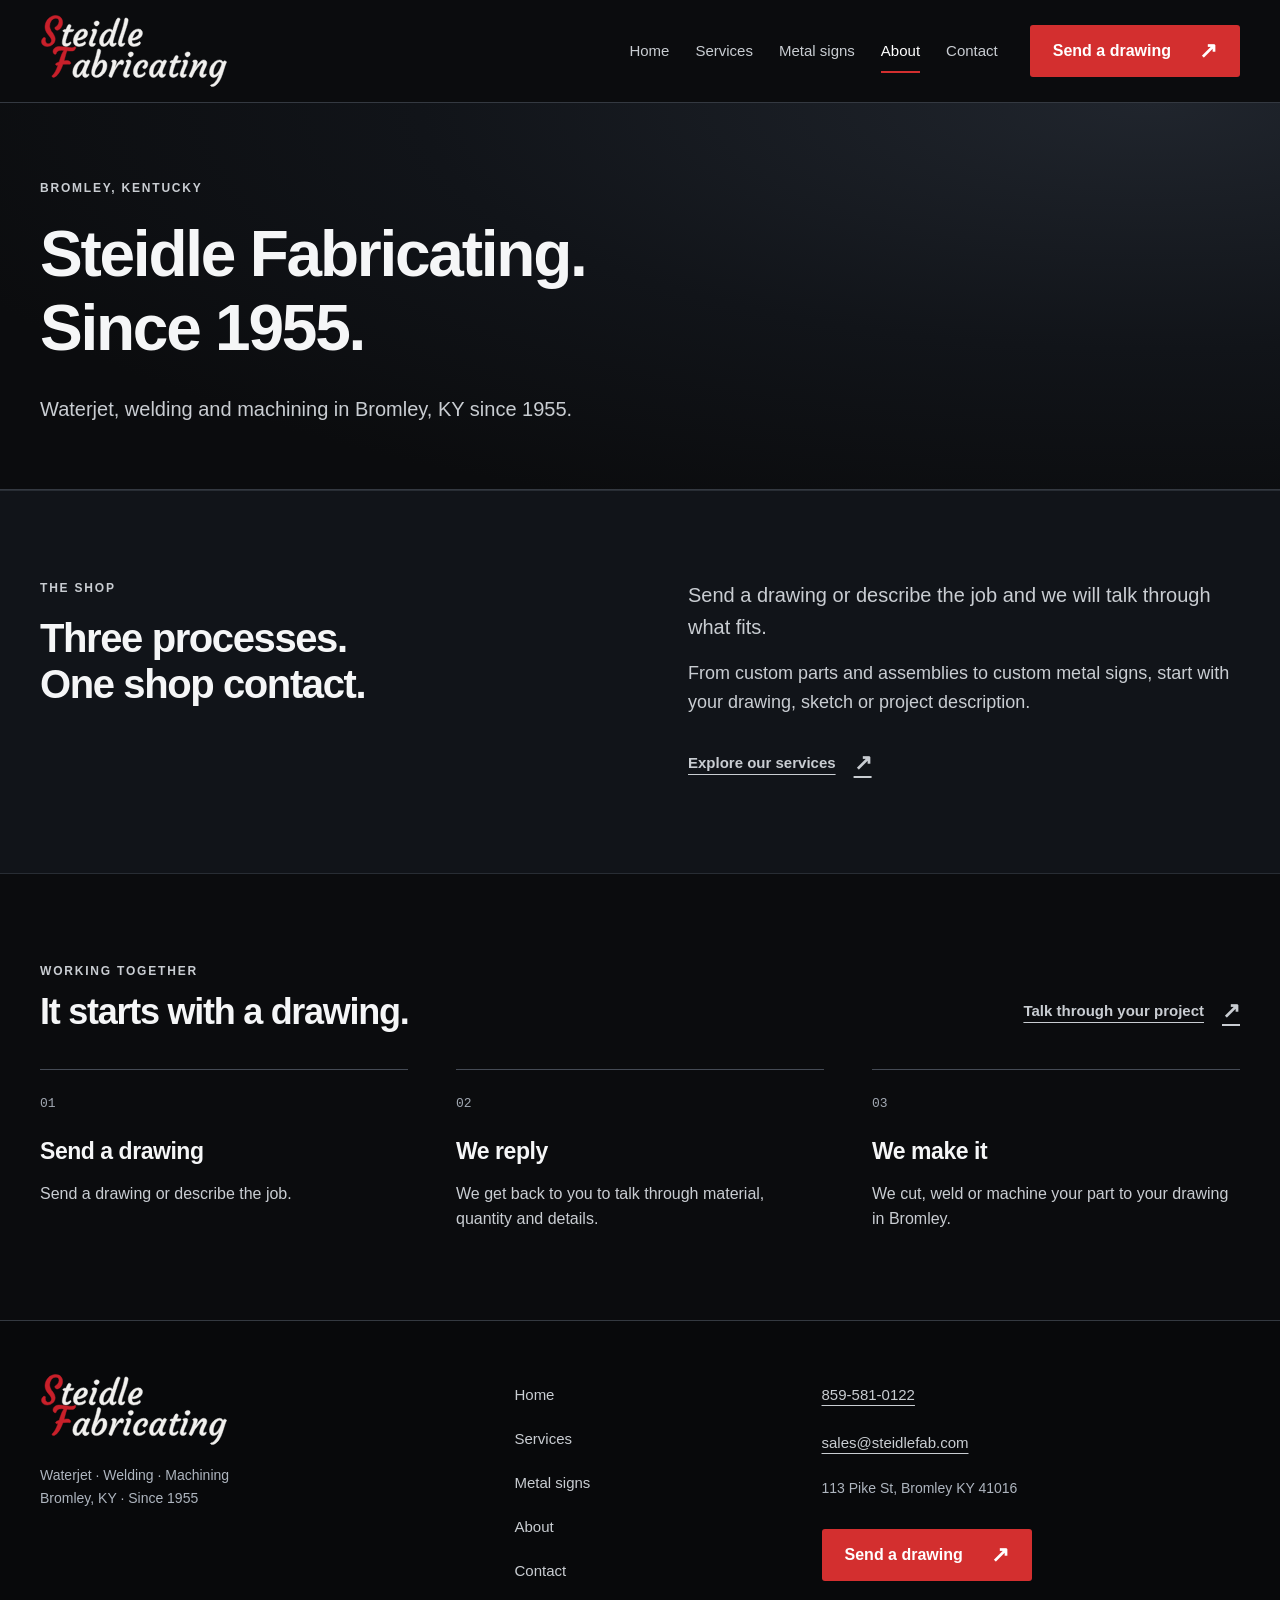
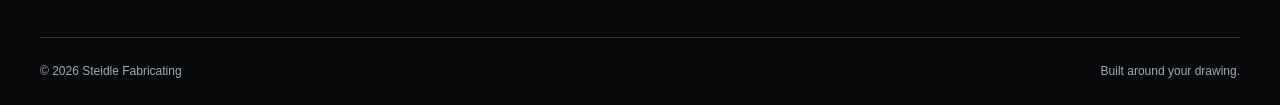
<file: about.html>
<!doctype html>
<html lang="en"><head><meta charset="utf-8"><meta name="viewport" content="width=device-width, initial-scale=1"><meta name="description" content="Steidle Fabricating: waterjet cutting, welding and machining in Bromley, Kentucky since 1955."><meta name="theme-color" content="#0b0c0e"><title>About — Steidle Fabricating</title><link rel="stylesheet" href="site.css?v=20261106-v3"></head><body><a class="skip" href="#content">Skip to content</a>
<header class="site-header"><div class="wrap header-inner">
<a class="brand" href="index.html" aria-label="Steidle Fabricating home"><img src="assets/logo-on-dark.svg" width="188" height="74" alt="Steidle Fabricating"></a>
<nav class="desktop-nav" aria-label="Primary"><a href="index.html">Home</a><a href="capabilities.html">Services</a><a href="signs.html">Metal signs</a><a href="about.html" aria-current="page">About</a><a href="contact.html">Contact</a></nav>
<a class="button header-cta" href="mailto:sales@steidlefab.com?subject=Drawing%20for%20quote">Send a drawing<span aria-hidden="true">↗</span></a>
<button class="menu-toggle" type="button" aria-expanded="false" aria-controls="mobile-nav"><span>Menu</span><svg width="20" height="20" viewBox="0 0 24 24" aria-hidden="true"><path d="M3 7h18M3 12h18M3 17h18"/></svg></button>
</div><nav id="mobile-nav" class="mobile-nav wrap" aria-label="Mobile" hidden><a href="index.html">Home</a><a href="capabilities.html">Services</a><a href="signs.html">Metal signs</a><a href="about.html" aria-current="page">About</a><a href="contact.html">Contact</a><a class="button" href="mailto:sales@steidlefab.com?subject=Drawing%20for%20quote">Send a drawing<span aria-hidden="true">↗</span></a></nav></header><main id="content"><section class="page-head"><div class="wrap"><p class="eyebrow">Bromley, Kentucky</p><h1>Steidle Fabricating.<br>Since 1955.</h1><p class="page-lead">Waterjet, welding and machining in Bromley, KY since 1955.</p></div></section><section class="section section-alt"><div class="wrap editorial"><div><p class="eyebrow">The shop</p><h2>Three processes.<br>One shop contact.</h2></div><div><p class="lead">Send a drawing or describe the job and we will talk through what fits.</p><p>From custom parts and assemblies to custom metal signs, start with your drawing, sketch or project description.</p><a class="text-link" href="capabilities.html">Explore our services<span aria-hidden="true">↗</span></a></div></div></section><section class="section"><div class="wrap"><div class="section-heading"><div><p class="eyebrow">Working together</p><h2>It starts with a drawing.</h2></div><a class="text-link" href="contact.html">Talk through your project<span aria-hidden="true">↗</span></a></div><ol class="steps"><li><span class="step-number">01</span><h3>Send a drawing</h3><p>Send a drawing or describe the job.</p></li><li><span class="step-number">02</span><h3>We reply</h3><p>We get back to you to talk through material, quantity and details.</p></li><li><span class="step-number">03</span><h3>We make it</h3><p>We cut, weld or machine your part to your drawing in Bromley.</p></li></ol></div></section></main><footer class="site-footer" id="footer-contact"><div class="wrap">
<div class="footer-top"><div><a class="brand" href="index.html" aria-label="Steidle Fabricating home"><img src="assets/logo-on-dark.svg" width="188" height="74" alt="Steidle Fabricating" loading="lazy"></a><p>Waterjet · Welding · Machining<br>Bromley, KY · Since 1955</p></div><nav class="footer-nav" aria-label="Footer"><a href="index.html">Home</a><a href="capabilities.html">Services</a><a href="signs.html">Metal signs</a><a href="about.html">About</a><a href="contact.html">Contact</a></nav><div class="footer-contact"><a href="tel:8595810122">859-581-0122</a><a href="mailto:sales@steidlefab.com">sales@steidlefab.com</a><p>113 Pike St, Bromley KY 41016</p><a class="button" href="mailto:sales@steidlefab.com?subject=Drawing%20for%20quote">Send a drawing<span aria-hidden="true">↗</span></a></div></div>
<div class="footer-bottom"><span>© 2026 Steidle Fabricating</span><span>Built around your drawing.</span></div></div></footer><script src="site.js?v=20261106-v3" defer></script></body></html>
</file>
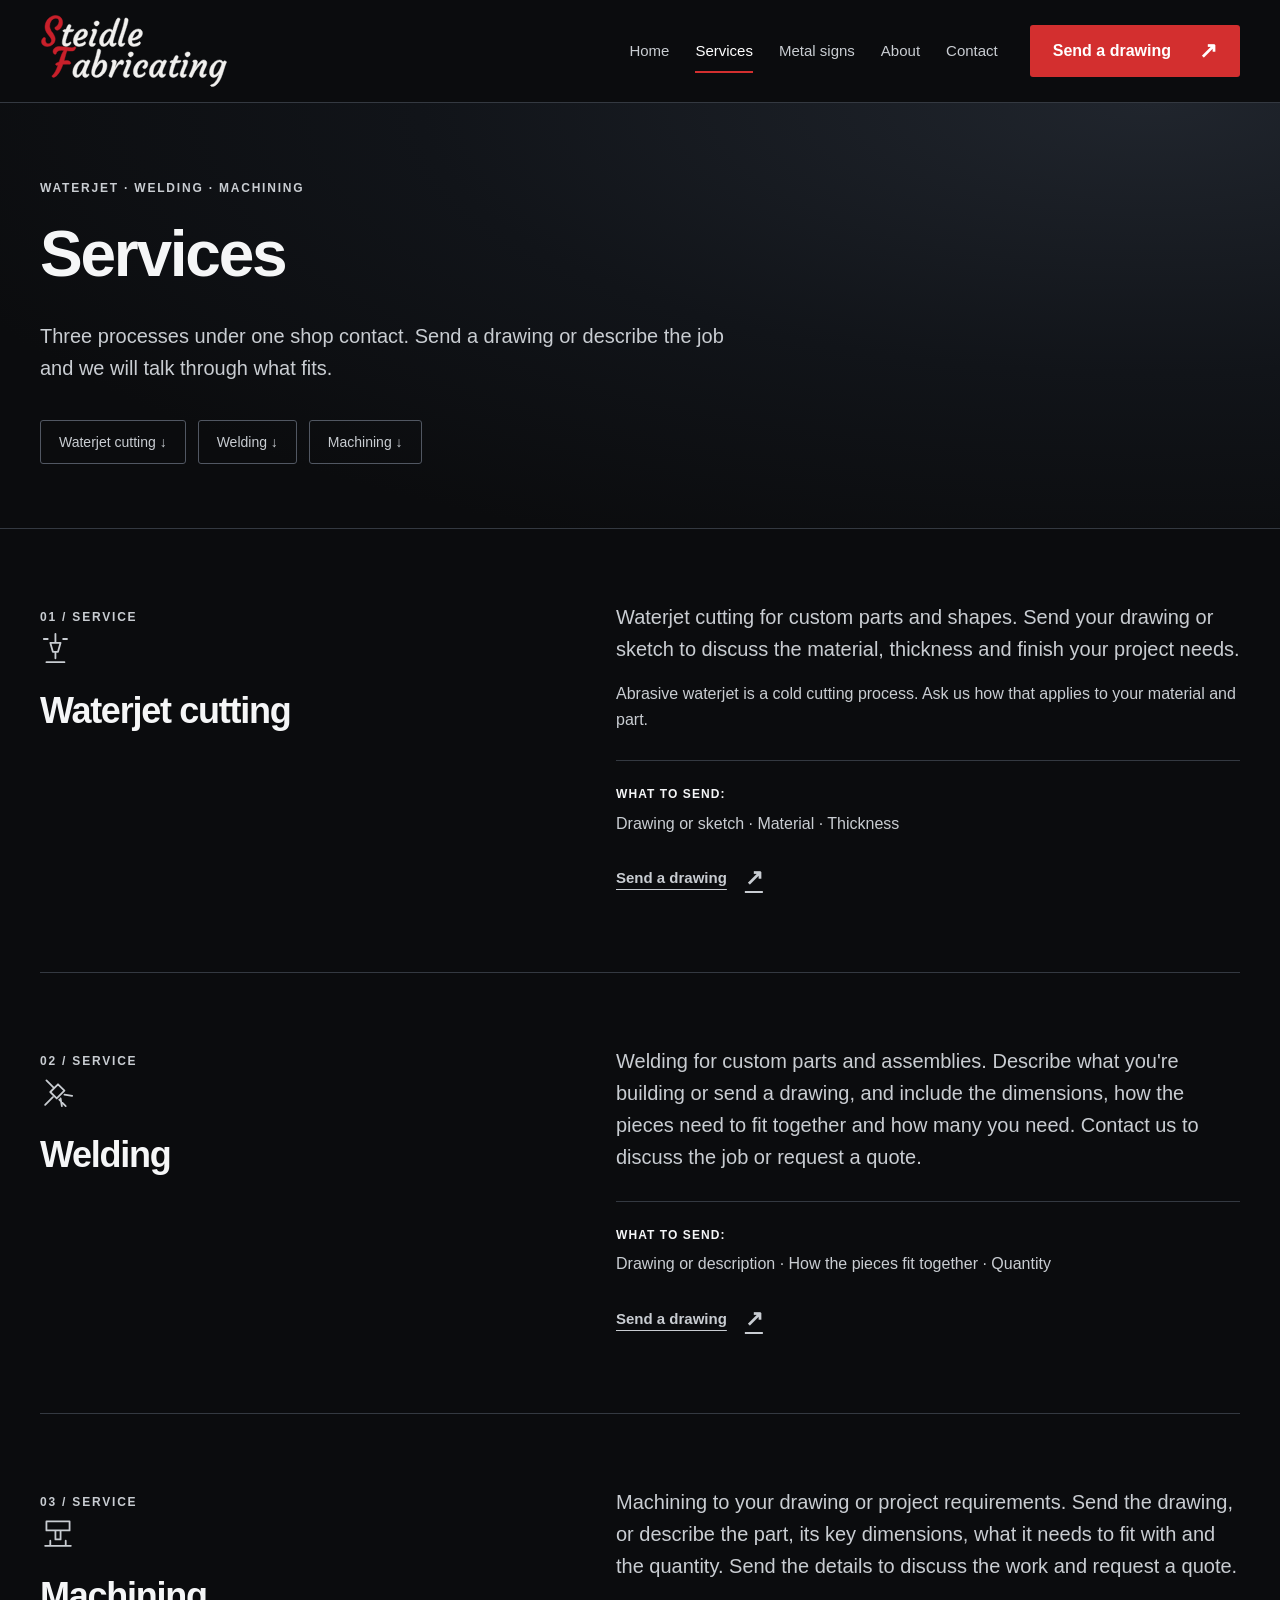
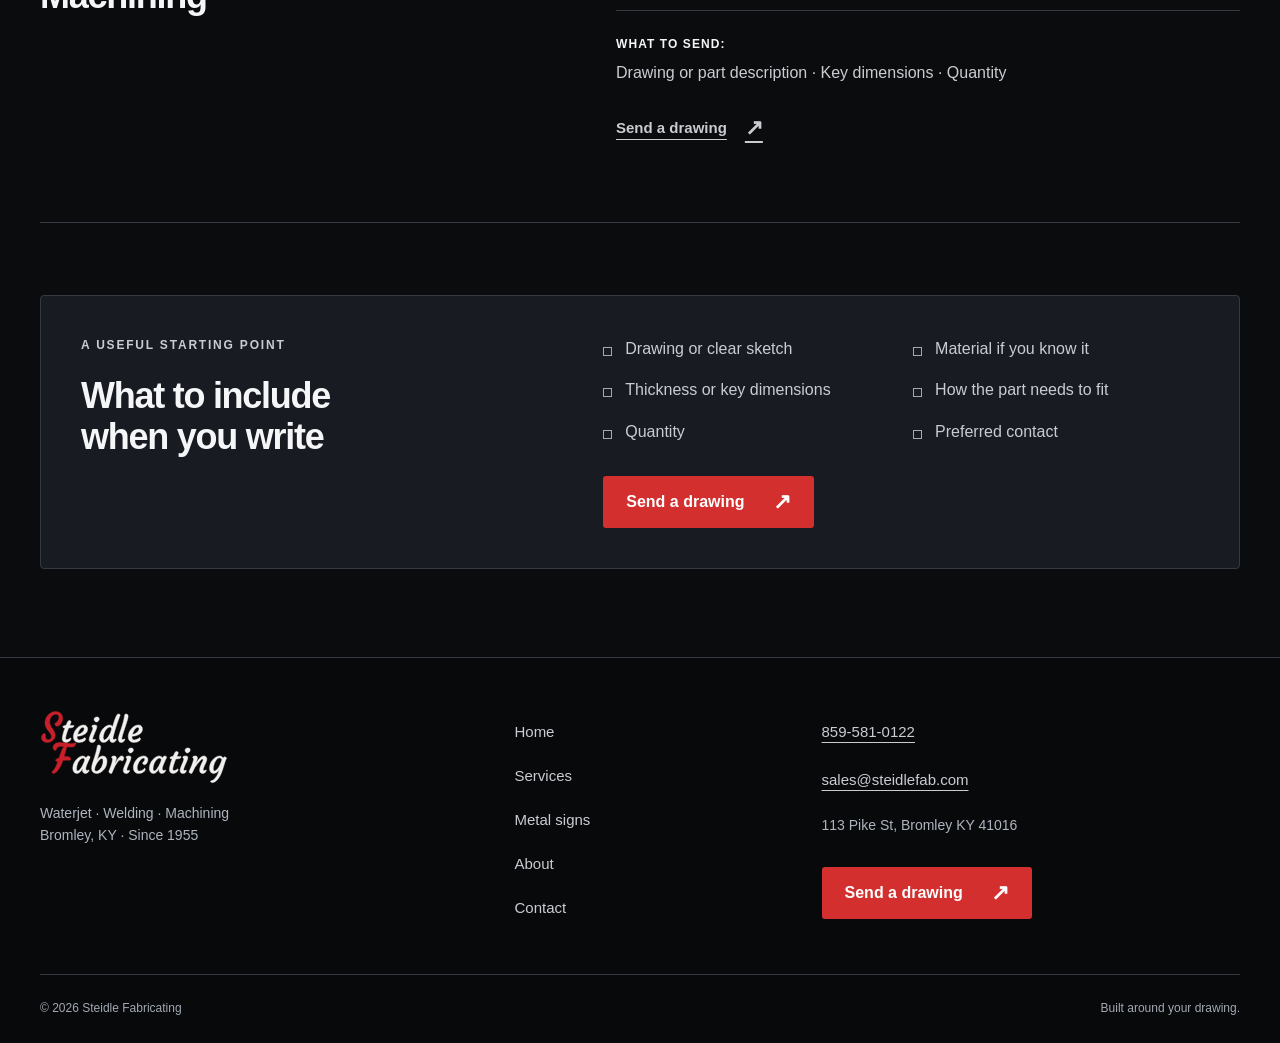
<file: capabilities.html>
<!doctype html>
<html lang="en"><head><meta charset="utf-8"><meta name="viewport" content="width=device-width, initial-scale=1"><meta name="description" content="Three processes under one shop contact. Send a drawing or describe the job and we will talk through what fits."><meta name="theme-color" content="#0b0c0e"><title>Services — Steidle Fabricating</title><link rel="stylesheet" href="site.css?v=20261106-v3"></head><body><a class="skip" href="#content">Skip to content</a>
<header class="site-header"><div class="wrap header-inner">
<a class="brand" href="index.html" aria-label="Steidle Fabricating home"><img src="assets/logo-on-dark.svg" width="188" height="74" alt="Steidle Fabricating"></a>
<nav class="desktop-nav" aria-label="Primary"><a href="index.html">Home</a><a href="capabilities.html" aria-current="page">Services</a><a href="signs.html">Metal signs</a><a href="about.html">About</a><a href="contact.html">Contact</a></nav>
<a class="button header-cta" href="mailto:sales@steidlefab.com?subject=Drawing%20for%20quote">Send a drawing<span aria-hidden="true">↗</span></a>
<button class="menu-toggle" type="button" aria-expanded="false" aria-controls="mobile-nav"><span>Menu</span><svg width="20" height="20" viewBox="0 0 24 24" aria-hidden="true"><path d="M3 7h18M3 12h18M3 17h18"/></svg></button>
</div><nav id="mobile-nav" class="mobile-nav wrap" aria-label="Mobile" hidden><a href="index.html">Home</a><a href="capabilities.html" aria-current="page">Services</a><a href="signs.html">Metal signs</a><a href="about.html">About</a><a href="contact.html">Contact</a><a class="button" href="mailto:sales@steidlefab.com?subject=Drawing%20for%20quote">Send a drawing<span aria-hidden="true">↗</span></a></nav></header><main id="content"><section class="page-head"><div class="wrap"><p class="eyebrow">Waterjet · Welding · Machining</p><h1>Services</h1><p class="page-lead">Three processes under one shop contact. Send a drawing or describe the job and we will talk through what fits.</p><nav class="anchor-nav" aria-label="Services"><a href="#waterjet">Waterjet cutting ↓</a><a href="#welding">Welding ↓</a><a href="#machining">Machining ↓</a></nav></div></section><section class="section process-section"><div class="wrap"><article class="process" id="waterjet"><div class="process-title"><span class="eyebrow">01 / Service</span><svg class="service-icon" viewBox="0 0 28 28" width="36" height="36" fill="none" stroke="currentColor" stroke-width="1.4" stroke-linecap="round" stroke-linejoin="round" aria-hidden="true"><path d="M12 3v7m-4 0h8l-2 7h-4zM12 17v5M5 25h14M3 7h3m12 0h3"/></svg><h2>Waterjet cutting</h2></div><div class="process-copy"><p class="lead">Waterjet cutting for custom parts and shapes. Send your drawing or sketch to discuss the material, thickness and finish your project needs.</p><p>Abrasive waterjet is a cold cutting process. Ask us how that applies to your material and part.</p><div class="process-send"><p class="send-label">What to send:</p><p>Drawing or sketch · Material · Thickness</p></div><a class="text-link" href="mailto:sales@steidlefab.com?subject=Drawing%20for%20quote">Send a drawing<span aria-hidden="true">↗</span></a></div></article><article class="process" id="welding"><div class="process-title"><span class="eyebrow">02 / Service</span><svg class="service-icon" viewBox="0 0 28 28" width="36" height="36" fill="none" stroke="currentColor" stroke-width="1.4" stroke-linecap="round" stroke-linejoin="round" aria-hidden="true"><path d="m5 5 6 6m-3 3 6-6 5 5-6 6zM15 20l5 5m-1-9 6 1M16 19l1 6M4 24l6-6"/></svg><h2>Welding</h2></div><div class="process-copy"><p class="lead">Welding for custom parts and assemblies. Describe what you're building or send a drawing, and include the dimensions, how the pieces need to fit together and how many you need. Contact us to discuss the job or request a quote.</p><div class="process-send"><p class="send-label">What to send:</p><p>Drawing or description · How the pieces fit together · Quantity</p></div><a class="text-link" href="mailto:sales@steidlefab.com?subject=Drawing%20for%20quote">Send a drawing<span aria-hidden="true">↗</span></a></div></article><article class="process" id="machining"><div class="process-title"><span class="eyebrow">03 / Service</span><svg class="service-icon" viewBox="0 0 28 28" width="36" height="36" fill="none" stroke="currentColor" stroke-width="1.4" stroke-linecap="round" stroke-linejoin="round" aria-hidden="true"><path d="M5 5h18v7H5zM12 12v7h4v-7M4 24h20M8 20v4m12-4v4"/></svg><h2>Machining</h2></div><div class="process-copy"><p class="lead">Machining to your drawing or project requirements. Send the drawing, or describe the part, its key dimensions, what it needs to fit with and the quantity. Send the details to discuss the work and request a quote.</p><div class="process-send"><p class="send-label">What to send:</p><p>Drawing or part description · Key dimensions · Quantity</p></div><a class="text-link" href="mailto:sales@steidlefab.com?subject=Drawing%20for%20quote">Send a drawing<span aria-hidden="true">↗</span></a></div></article><div class="guide" id="guide"><div><p class="eyebrow">A useful starting point</p><h2>What to include<br>when you write</h2></div><div><ul class="checklist"><li>Drawing or clear sketch</li><li>Material if you know it</li><li>Thickness or key dimensions</li><li>How the part needs to fit</li><li>Quantity</li><li>Preferred contact</li></ul><a class="button" href="mailto:sales@steidlefab.com?subject=Drawing%20for%20quote">Send a drawing<span aria-hidden="true">↗</span></a></div></div></div></section></main><footer class="site-footer" id="footer-contact"><div class="wrap">
<div class="footer-top"><div><a class="brand" href="index.html" aria-label="Steidle Fabricating home"><img src="assets/logo-on-dark.svg" width="188" height="74" alt="Steidle Fabricating" loading="lazy"></a><p>Waterjet · Welding · Machining<br>Bromley, KY · Since 1955</p></div><nav class="footer-nav" aria-label="Footer"><a href="index.html">Home</a><a href="capabilities.html">Services</a><a href="signs.html">Metal signs</a><a href="about.html">About</a><a href="contact.html">Contact</a></nav><div class="footer-contact"><a href="tel:8595810122">859-581-0122</a><a href="mailto:sales@steidlefab.com">sales@steidlefab.com</a><p>113 Pike St, Bromley KY 41016</p><a class="button" href="mailto:sales@steidlefab.com?subject=Drawing%20for%20quote">Send a drawing<span aria-hidden="true">↗</span></a></div></div>
<div class="footer-bottom"><span>© 2026 Steidle Fabricating</span><span>Built around your drawing.</span></div></div></footer><script src="site.js?v=20261106-v3" defer></script></body></html>
</file>
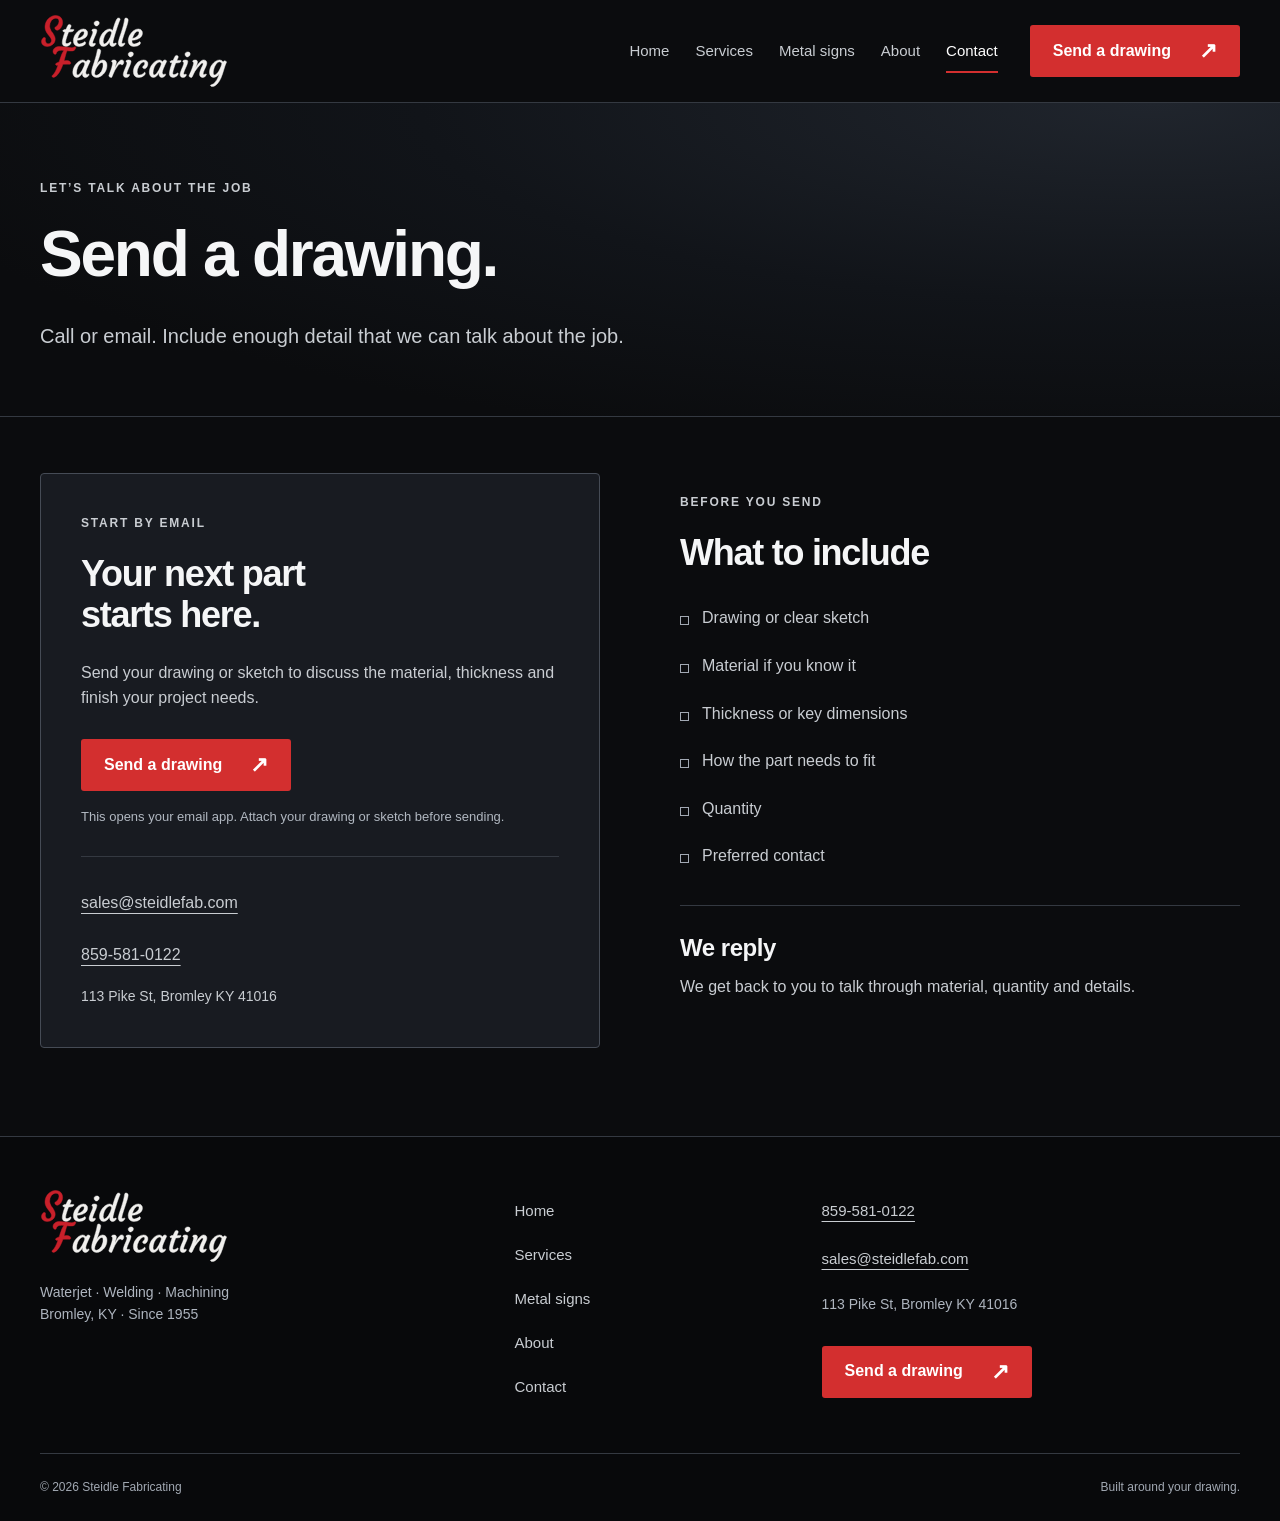
<file: contact.html>
<!doctype html>
<html lang="en"><head><meta charset="utf-8"><meta name="viewport" content="width=device-width, initial-scale=1"><meta name="description" content="Email your drawing or sketch to Steidle Fabricating to discuss your project."><meta name="theme-color" content="#0b0c0e"><title>Contact & send a drawing — Steidle Fabricating</title><link rel="stylesheet" href="site.css?v=20261106-v3"></head><body><a class="skip" href="#content">Skip to content</a>
<header class="site-header"><div class="wrap header-inner">
<a class="brand" href="index.html" aria-label="Steidle Fabricating home"><img src="assets/logo-on-dark.svg" width="188" height="74" alt="Steidle Fabricating"></a>
<nav class="desktop-nav" aria-label="Primary"><a href="index.html">Home</a><a href="capabilities.html">Services</a><a href="signs.html">Metal signs</a><a href="about.html">About</a><a href="contact.html" aria-current="page">Contact</a></nav>
<a class="button header-cta" href="mailto:sales@steidlefab.com?subject=Drawing%20for%20quote">Send a drawing<span aria-hidden="true">↗</span></a>
<button class="menu-toggle" type="button" aria-expanded="false" aria-controls="mobile-nav"><span>Menu</span><svg width="20" height="20" viewBox="0 0 24 24" aria-hidden="true"><path d="M3 7h18M3 12h18M3 17h18"/></svg></button>
</div><nav id="mobile-nav" class="mobile-nav wrap" aria-label="Mobile" hidden><a href="index.html">Home</a><a href="capabilities.html">Services</a><a href="signs.html">Metal signs</a><a href="about.html">About</a><a href="contact.html" aria-current="page">Contact</a><a class="button" href="mailto:sales@steidlefab.com?subject=Drawing%20for%20quote">Send a drawing<span aria-hidden="true">↗</span></a></nav></header><main id="content"><section class="page-head"><div class="wrap"><p class="eyebrow">Let’s talk about the job</p><h1>Send a drawing.</h1><p class="page-lead">Call or email. Include enough detail that we can talk about the job.</p></div></section><section class="section contact-section"><div class="wrap contact-layout"><div class="contact-card"><p class="eyebrow">Start by email</p><h2>Your next part<br>starts here.</h2><p>Send your drawing or sketch to discuss the material, thickness and finish your project needs.</p><a class="button" href="mailto:sales@steidlefab.com?subject=Drawing%20for%20quote">Send a drawing<span aria-hidden="true">↗</span></a><p class="small email-help">This opens your email app. Attach your drawing or sketch before sending.</p><div class="contact-details"><a href="mailto:sales@steidlefab.com">sales@steidlefab.com</a><a href="tel:8595810122">859-581-0122</a><p>113 Pike St, Bromley KY 41016</p></div></div><div class="contact-guide"><p class="eyebrow">Before you send</p><h2>What to include</h2><ul class="checklist"><li>Drawing or clear sketch</li><li>Material if you know it</li><li>Thickness or key dimensions</li><li>How the part needs to fit</li><li>Quantity</li><li>Preferred contact</li></ul><div class="reply-note"><h3>We reply</h3><p>We get back to you to talk through material, quantity and details.</p></div></div></div></section></main><footer class="site-footer" id="footer-contact"><div class="wrap">
<div class="footer-top"><div><a class="brand" href="index.html" aria-label="Steidle Fabricating home"><img src="assets/logo-on-dark.svg" width="188" height="74" alt="Steidle Fabricating" loading="lazy"></a><p>Waterjet · Welding · Machining<br>Bromley, KY · Since 1955</p></div><nav class="footer-nav" aria-label="Footer"><a href="index.html">Home</a><a href="capabilities.html">Services</a><a href="signs.html">Metal signs</a><a href="about.html">About</a><a href="contact.html">Contact</a></nav><div class="footer-contact"><a href="tel:8595810122">859-581-0122</a><a href="mailto:sales@steidlefab.com">sales@steidlefab.com</a><p>113 Pike St, Bromley KY 41016</p><a class="button" href="mailto:sales@steidlefab.com?subject=Drawing%20for%20quote">Send a drawing<span aria-hidden="true">↗</span></a></div></div>
<div class="footer-bottom"><span>© 2026 Steidle Fabricating</span><span>Built around your drawing.</span></div></div></footer><script src="site.js?v=20261106-v3" defer></script></body></html>
</file>
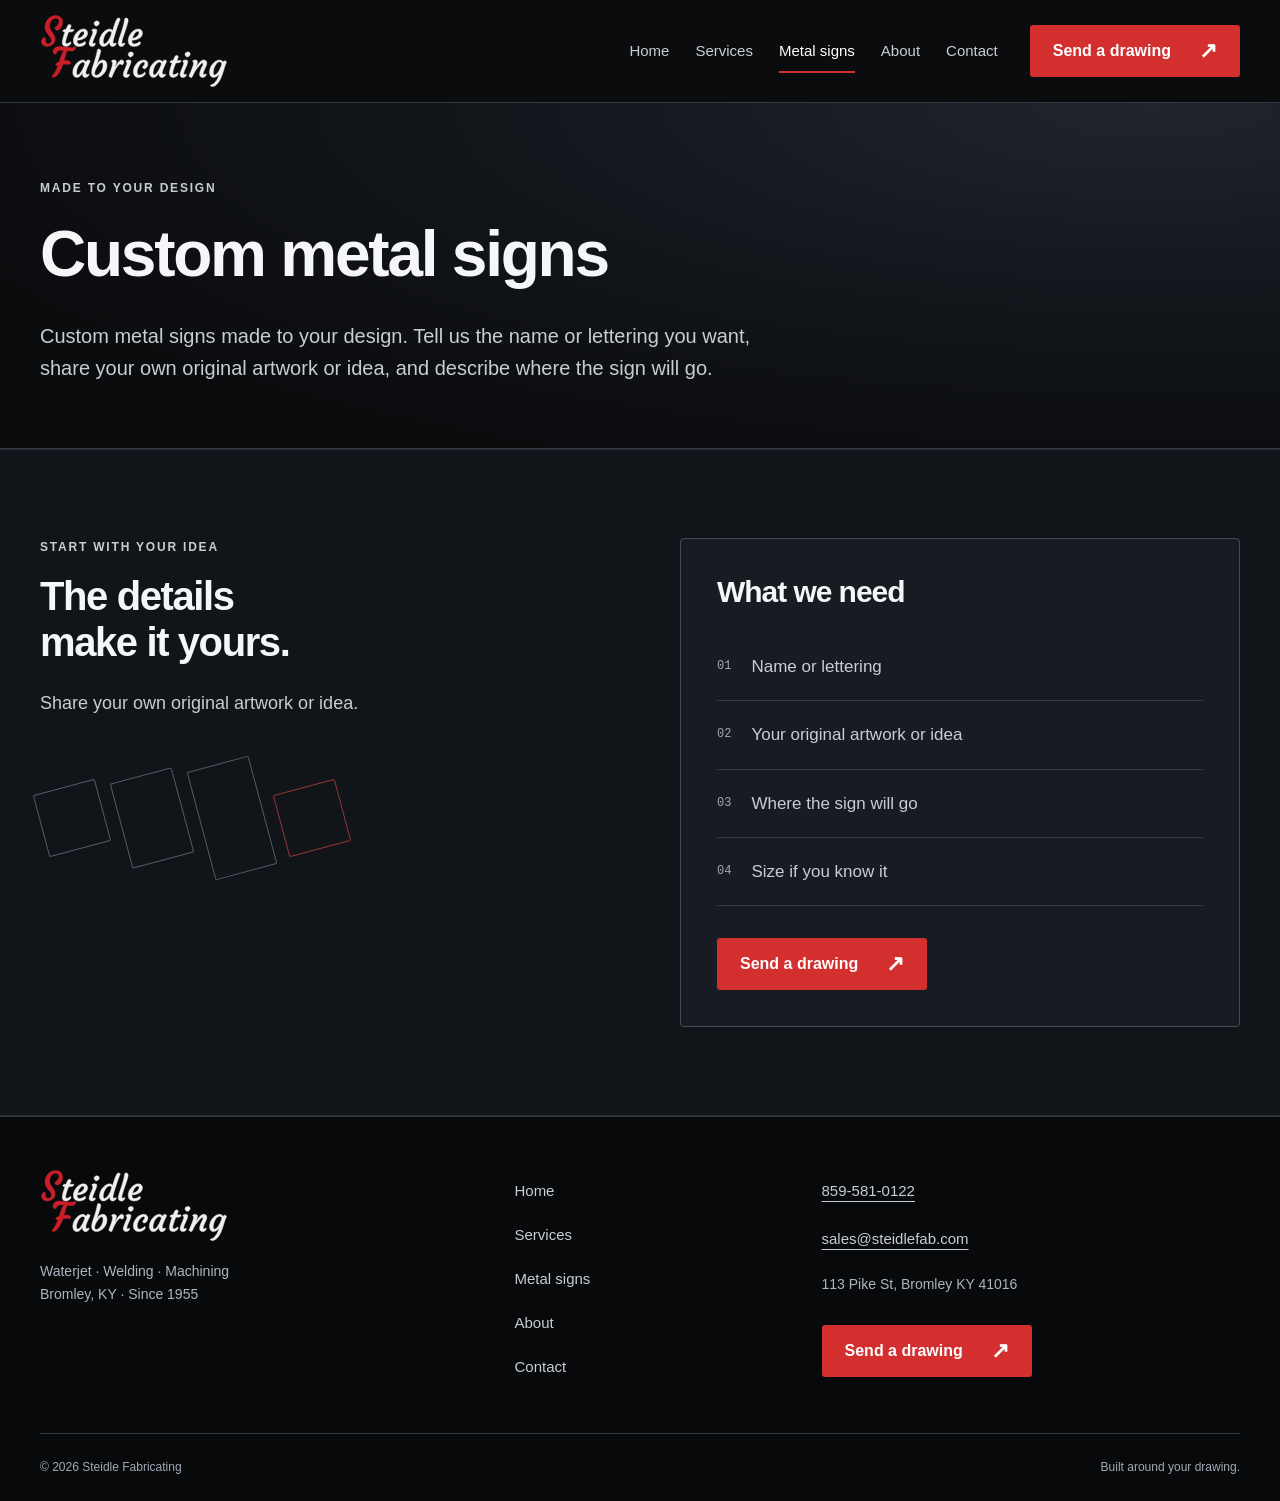
<file: signs.html>
<!doctype html>
<html lang="en"><head><meta charset="utf-8"><meta name="viewport" content="width=device-width, initial-scale=1"><meta name="description" content="Custom metal signs made to your design. Tell us the name or lettering you want, share your own original artwork or idea, and describe where the sign will go."><meta name="theme-color" content="#0b0c0e"><title>Custom metal signs — Steidle Fabricating</title><link rel="stylesheet" href="site.css?v=20261106-v3"></head><body><a class="skip" href="#content">Skip to content</a>
<header class="site-header"><div class="wrap header-inner">
<a class="brand" href="index.html" aria-label="Steidle Fabricating home"><img src="assets/logo-on-dark.svg" width="188" height="74" alt="Steidle Fabricating"></a>
<nav class="desktop-nav" aria-label="Primary"><a href="index.html">Home</a><a href="capabilities.html">Services</a><a href="signs.html" aria-current="page">Metal signs</a><a href="about.html">About</a><a href="contact.html">Contact</a></nav>
<a class="button header-cta" href="mailto:sales@steidlefab.com?subject=Drawing%20for%20quote">Send a drawing<span aria-hidden="true">↗</span></a>
<button class="menu-toggle" type="button" aria-expanded="false" aria-controls="mobile-nav"><span>Menu</span><svg width="20" height="20" viewBox="0 0 24 24" aria-hidden="true"><path d="M3 7h18M3 12h18M3 17h18"/></svg></button>
</div><nav id="mobile-nav" class="mobile-nav wrap" aria-label="Mobile" hidden><a href="index.html">Home</a><a href="capabilities.html">Services</a><a href="signs.html" aria-current="page">Metal signs</a><a href="about.html">About</a><a href="contact.html">Contact</a><a class="button" href="mailto:sales@steidlefab.com?subject=Drawing%20for%20quote">Send a drawing<span aria-hidden="true">↗</span></a></nav></header><main id="content"><section class="page-head"><div class="wrap"><p class="eyebrow">Made to your design</p><h1>Custom metal signs</h1><p class="page-lead">Custom metal signs made to your design. Tell us the name or lettering you want, share your own original artwork or idea, and describe where the sign will go.</p></div></section><section class="section section-alt"><div class="wrap editorial sign-layout"><div><p class="eyebrow">Start with your idea</p><h2>The details<br>make it yours.</h2><p>Share your own original artwork or idea.</p><div class="line-art" aria-hidden="true"><i></i><i></i><i></i><i></i></div></div><div class="sign-brief" id="need"><h2>What we need</h2><ol class="brief-list"><li><span>01</span>Name or lettering</li><li><span>02</span>Your original artwork or idea</li><li><span>03</span>Where the sign will go</li><li><span>04</span>Size if you know it</li></ol><a class="button" href="mailto:sales@steidlefab.com?subject=Drawing%20for%20quote">Send a drawing<span aria-hidden="true">↗</span></a></div></div></section></main><footer class="site-footer" id="footer-contact"><div class="wrap">
<div class="footer-top"><div><a class="brand" href="index.html" aria-label="Steidle Fabricating home"><img src="assets/logo-on-dark.svg" width="188" height="74" alt="Steidle Fabricating" loading="lazy"></a><p>Waterjet · Welding · Machining<br>Bromley, KY · Since 1955</p></div><nav class="footer-nav" aria-label="Footer"><a href="index.html">Home</a><a href="capabilities.html">Services</a><a href="signs.html">Metal signs</a><a href="about.html">About</a><a href="contact.html">Contact</a></nav><div class="footer-contact"><a href="tel:8595810122">859-581-0122</a><a href="mailto:sales@steidlefab.com">sales@steidlefab.com</a><p>113 Pike St, Bromley KY 41016</p><a class="button" href="mailto:sales@steidlefab.com?subject=Drawing%20for%20quote">Send a drawing<span aria-hidden="true">↗</span></a></div></div>
<div class="footer-bottom"><span>© 2026 Steidle Fabricating</span><span>Built around your drawing.</span></div></div></footer><script src="site.js?v=20261106-v3" defer></script></body></html>
</file>
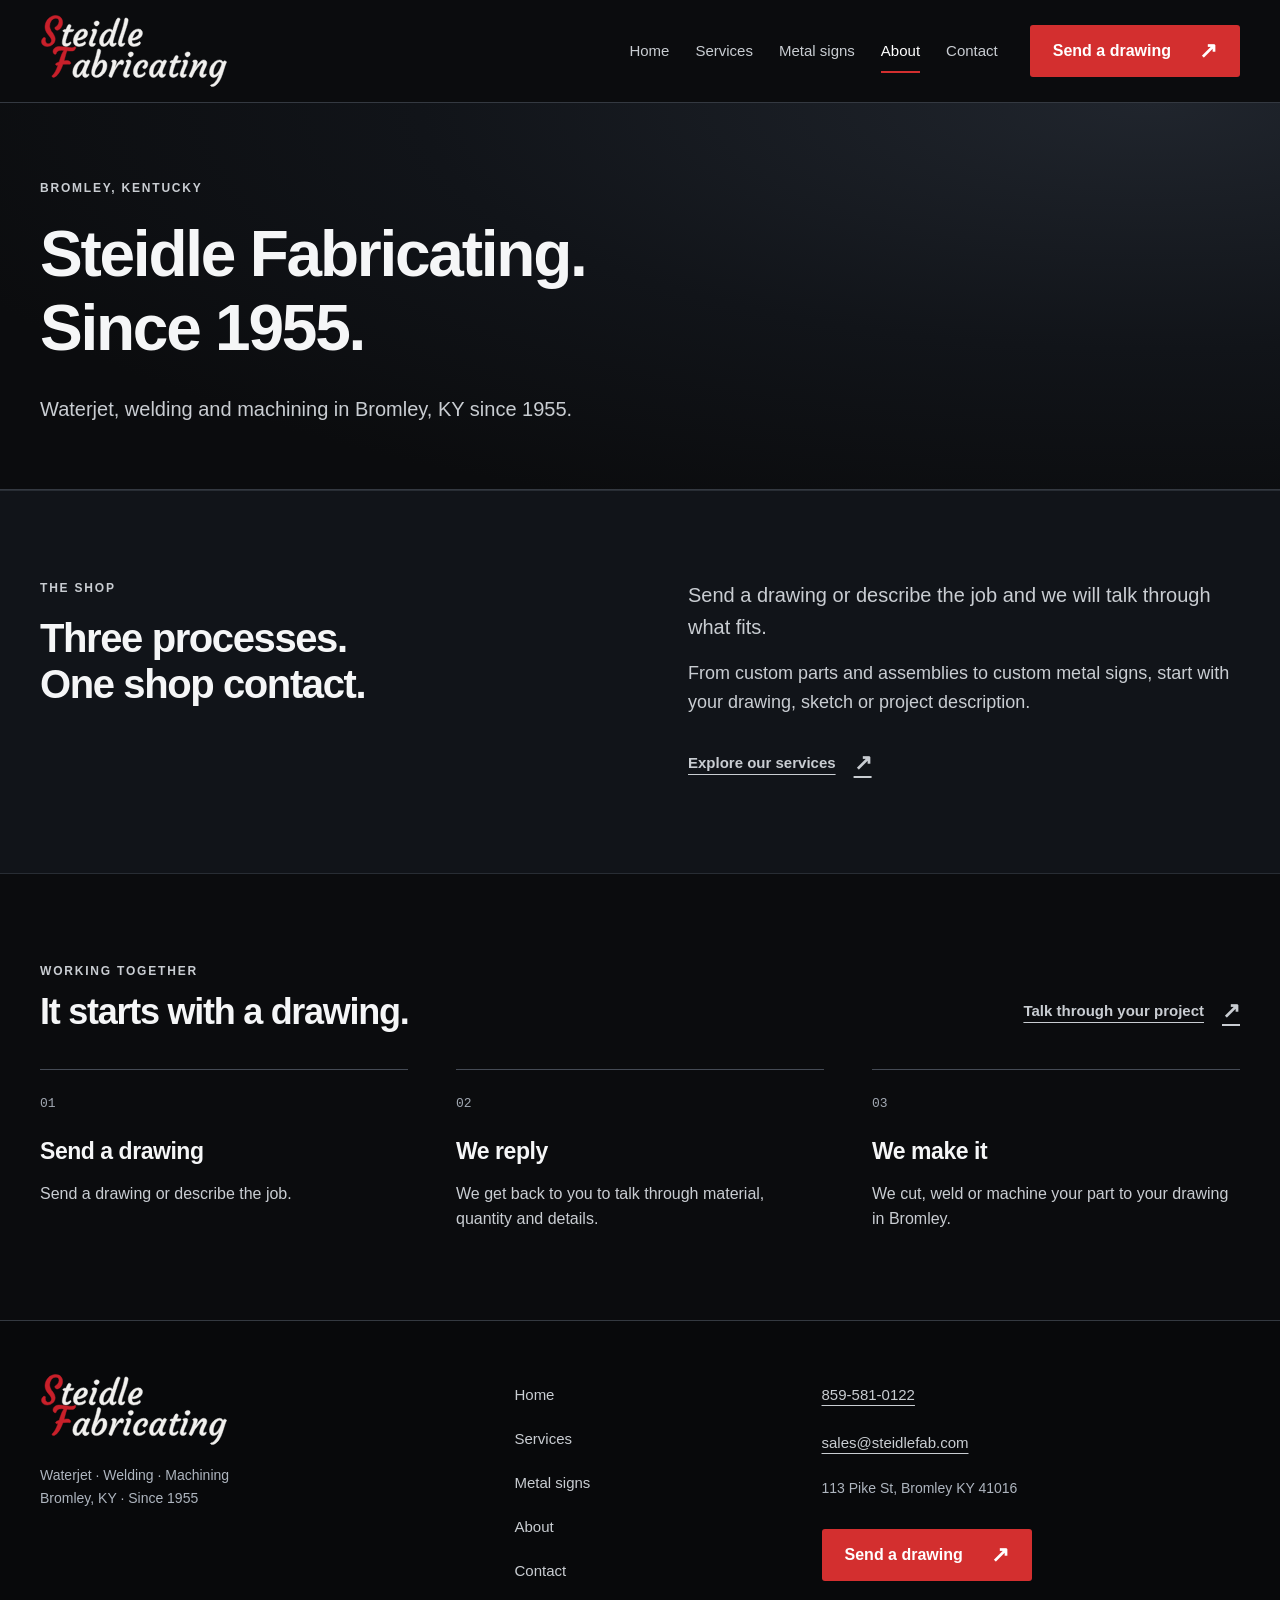
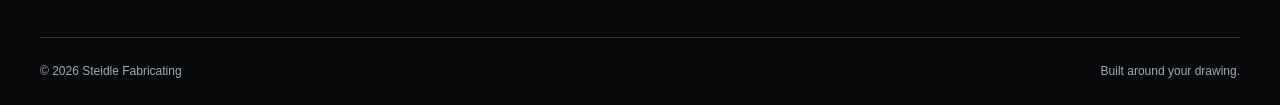
<file: v1/about.html>
<!doctype html>
<html lang="en"><head><meta name="robots" content="noindex"><meta charset="utf-8"><meta name="viewport" content="width=device-width, initial-scale=1"><meta name="description" content="Steidle Fabricating: waterjet cutting, welding and machining in Bromley, Kentucky since 1955."><meta property="og:image" content="https://steidlefabricating.com/og-sign-20261118.jpg"><meta property="og:image:width" content="1200"><meta property="og:image:height" content="630"><meta property="og:image:alt" content="Steidle Fabricating metal shop sign"><meta name="twitter:card" content="summary_large_image"><meta name="twitter:image" content="https://steidlefabricating.com/og-sign-20261118.jpg"><meta name="theme-color" content="#0b0c0e"><title>About — Steidle Fabricating</title><link rel="stylesheet" href="site.css?v=20261106-v3"></head><body><a class="skip" href="#content">Skip to content</a>
<header class="site-header"><div class="wrap header-inner">
<a class="brand" href="index.html" aria-label="Steidle Fabricating home"><img src="assets/logo-on-dark.svg" width="188" height="74" alt="Steidle Fabricating"></a>
<nav class="desktop-nav" aria-label="Primary"><a href="index.html">Home</a><a href="capabilities.html">Services</a><a href="signs.html">Metal signs</a><a href="about.html" aria-current="page">About</a><a href="contact.html">Contact</a></nav>
<a class="button header-cta" href="mailto:sales@steidlefab.com?subject=Drawing%20for%20quote">Send a drawing<span aria-hidden="true">↗</span></a>
<button class="menu-toggle" type="button" aria-expanded="false" aria-controls="mobile-nav"><span>Menu</span><svg width="20" height="20" viewBox="0 0 24 24" aria-hidden="true"><path d="M3 7h18M3 12h18M3 17h18"/></svg></button>
</div><nav id="mobile-nav" class="mobile-nav wrap" aria-label="Mobile" hidden><a href="index.html">Home</a><a href="capabilities.html">Services</a><a href="signs.html">Metal signs</a><a href="about.html" aria-current="page">About</a><a href="contact.html">Contact</a><a class="button" href="mailto:sales@steidlefab.com?subject=Drawing%20for%20quote">Send a drawing<span aria-hidden="true">↗</span></a></nav></header><main id="content"><section class="page-head"><div class="wrap"><p class="eyebrow">Bromley, Kentucky</p><h1>Steidle Fabricating.<br>Since 1955.</h1><p class="page-lead">Waterjet, welding and machining in Bromley, KY since 1955.</p></div></section><section class="section section-alt"><div class="wrap editorial"><div><p class="eyebrow">The shop</p><h2>Three processes.<br>One shop contact.</h2></div><div><p class="lead">Send a drawing or describe the job and we will talk through what fits.</p><p>From custom parts and assemblies to custom metal signs, start with your drawing, sketch or project description.</p><a class="text-link" href="capabilities.html">Explore our services<span aria-hidden="true">↗</span></a></div></div></section><section class="section"><div class="wrap"><div class="section-heading"><div><p class="eyebrow">Working together</p><h2>It starts with a drawing.</h2></div><a class="text-link" href="contact.html">Talk through your project<span aria-hidden="true">↗</span></a></div><ol class="steps"><li><span class="step-number">01</span><h3>Send a drawing</h3><p>Send a drawing or describe the job.</p></li><li><span class="step-number">02</span><h3>We reply</h3><p>We get back to you to talk through material, quantity and details.</p></li><li><span class="step-number">03</span><h3>We make it</h3><p>We cut, weld or machine your part to your drawing in Bromley.</p></li></ol></div></section></main><footer class="site-footer" id="footer-contact"><div class="wrap">
<div class="footer-top"><div><a class="brand" href="index.html" aria-label="Steidle Fabricating home"><img src="assets/logo-on-dark.svg" width="188" height="74" alt="Steidle Fabricating" loading="lazy"></a><p>Waterjet · Welding · Machining<br>Bromley, KY · Since 1955</p></div><nav class="footer-nav" aria-label="Footer"><a href="index.html">Home</a><a href="capabilities.html">Services</a><a href="signs.html">Metal signs</a><a href="about.html">About</a><a href="contact.html">Contact</a></nav><div class="footer-contact"><a href="tel:8595810122">859-581-0122</a><a href="mailto:sales@steidlefab.com">sales@steidlefab.com</a><p>113 Pike St, Bromley KY 41016</p><a class="button" href="mailto:sales@steidlefab.com?subject=Drawing%20for%20quote">Send a drawing<span aria-hidden="true">↗</span></a></div></div>
<div class="footer-bottom"><span>© 2026 Steidle Fabricating</span><span>Built around your drawing.</span></div></div></footer><script src="site.js?v=20261106-v3" defer></script></body></html>
</file>
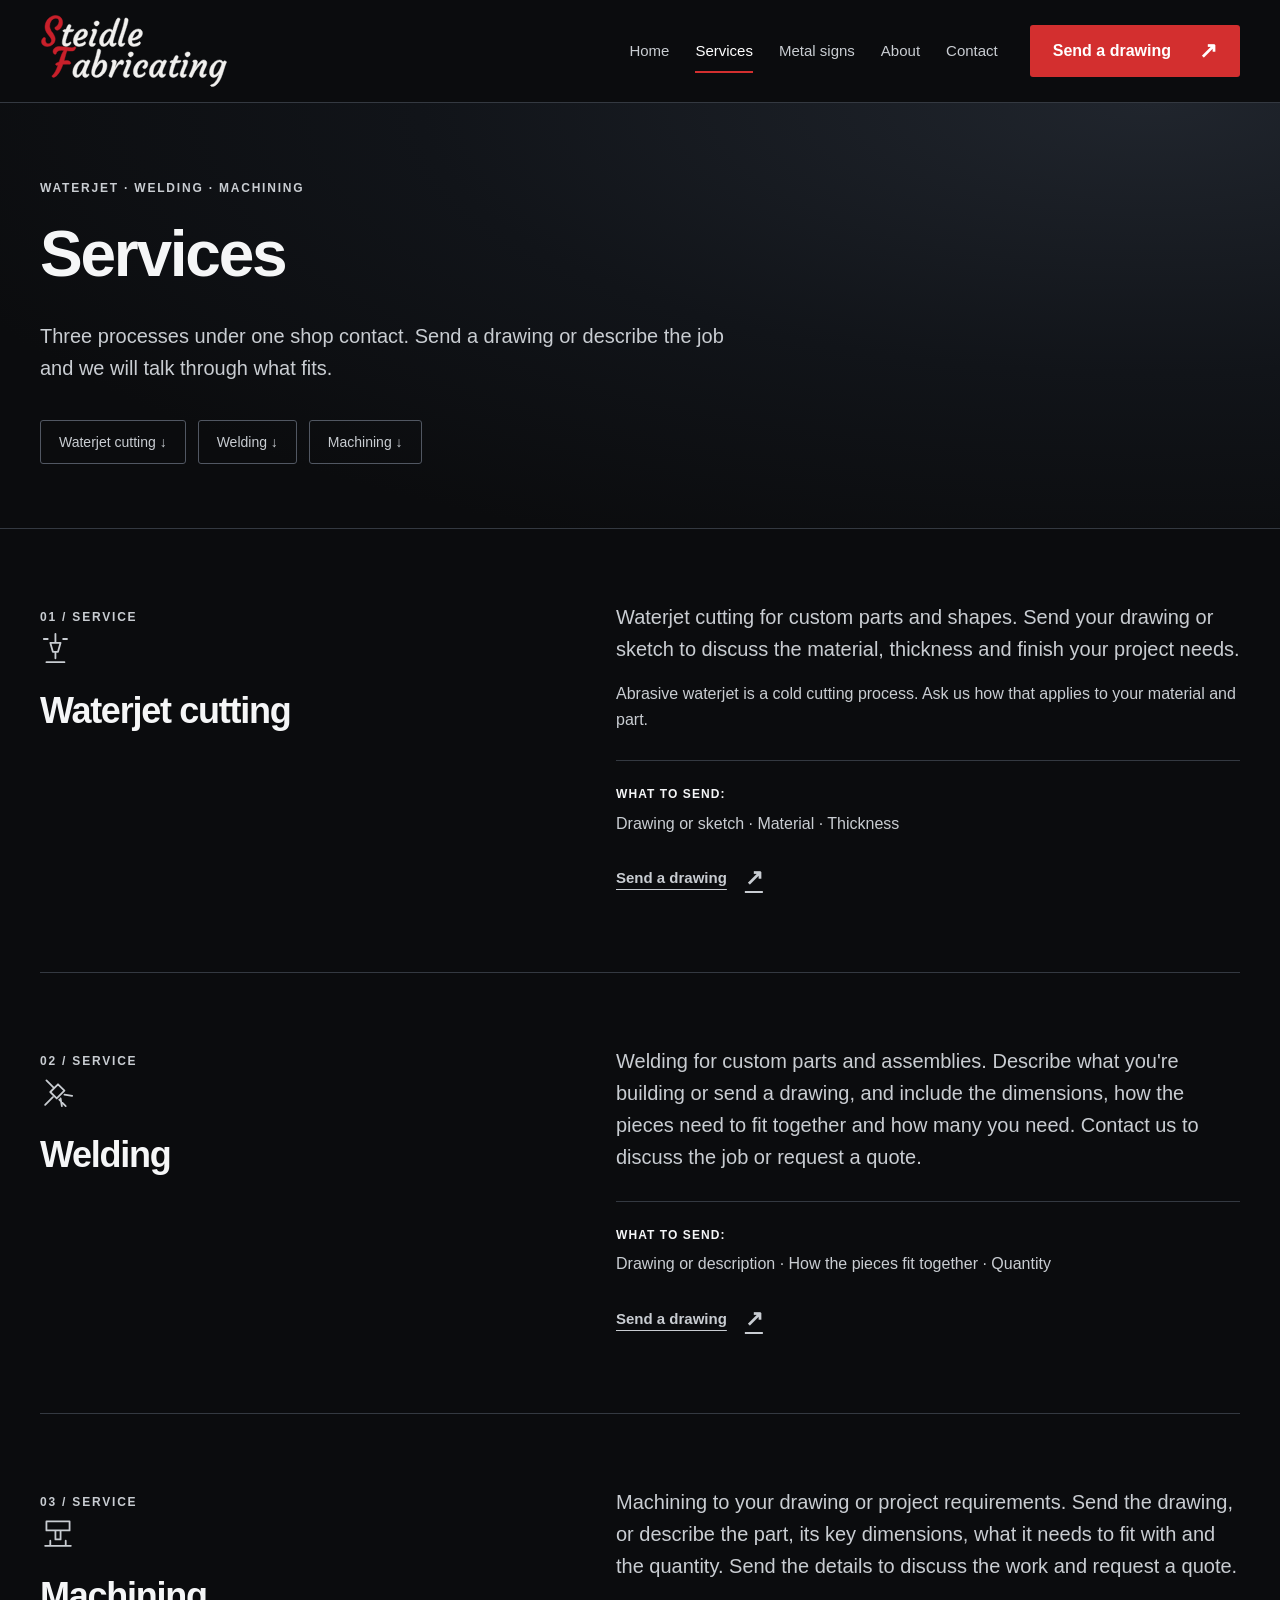
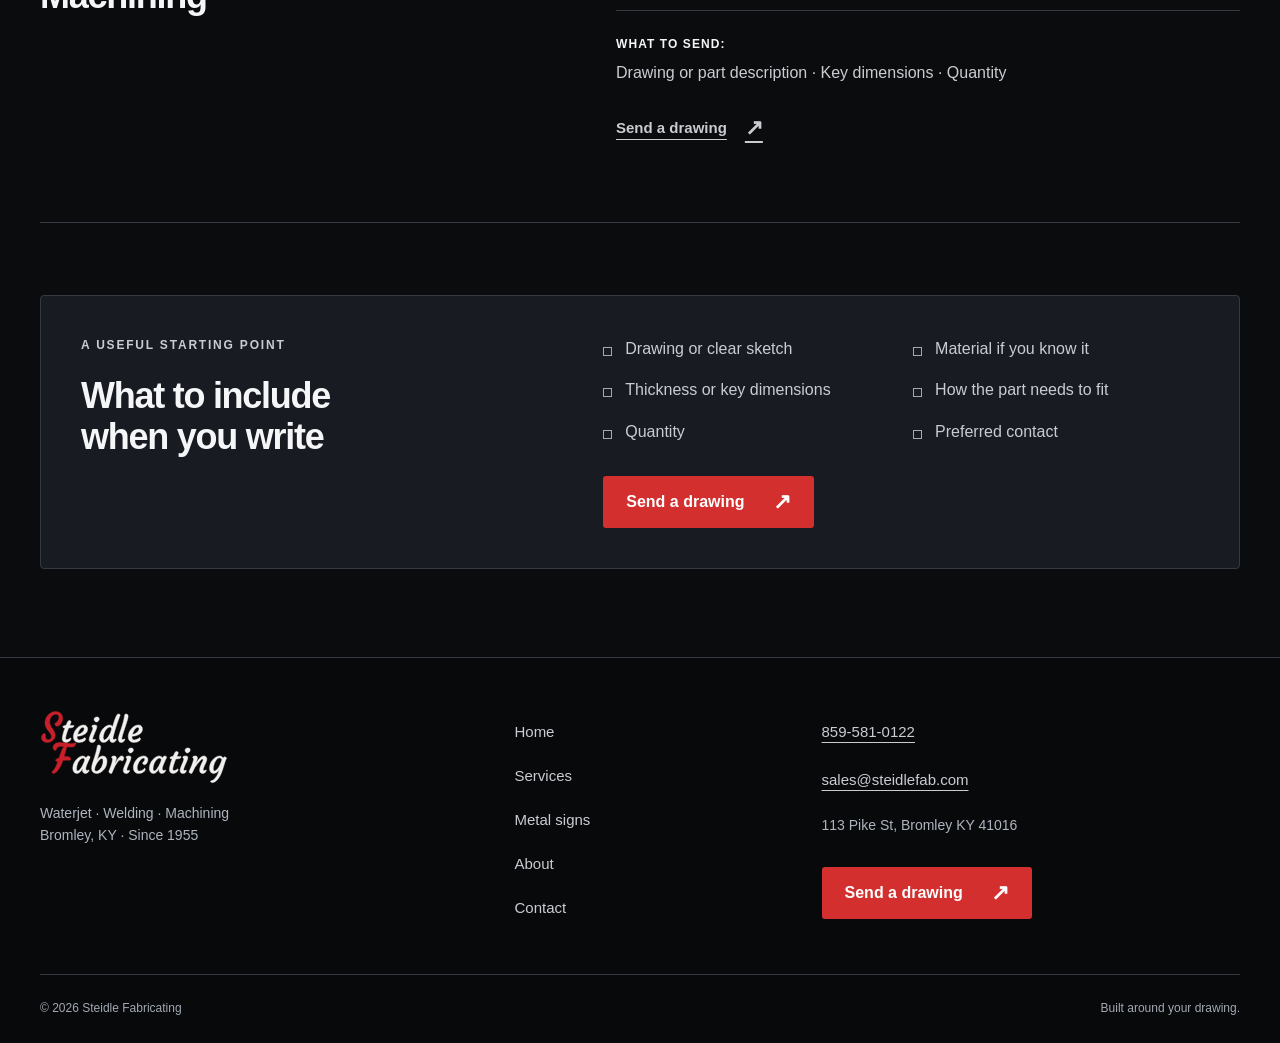
<file: v1/capabilities.html>
<!doctype html>
<html lang="en"><head><meta name="robots" content="noindex"><meta charset="utf-8"><meta name="viewport" content="width=device-width, initial-scale=1"><meta name="description" content="Three processes under one shop contact. Send a drawing or describe the job and we will talk through what fits."><meta property="og:image" content="https://steidlefabricating.com/og-sign-20261118.jpg"><meta property="og:image:width" content="1200"><meta property="og:image:height" content="630"><meta property="og:image:alt" content="Steidle Fabricating metal shop sign"><meta name="twitter:card" content="summary_large_image"><meta name="twitter:image" content="https://steidlefabricating.com/og-sign-20261118.jpg"><meta name="theme-color" content="#0b0c0e"><title>Services — Steidle Fabricating</title><link rel="stylesheet" href="site.css?v=20261106-v3"></head><body><a class="skip" href="#content">Skip to content</a>
<header class="site-header"><div class="wrap header-inner">
<a class="brand" href="index.html" aria-label="Steidle Fabricating home"><img src="assets/logo-on-dark.svg" width="188" height="74" alt="Steidle Fabricating"></a>
<nav class="desktop-nav" aria-label="Primary"><a href="index.html">Home</a><a href="capabilities.html" aria-current="page">Services</a><a href="signs.html">Metal signs</a><a href="about.html">About</a><a href="contact.html">Contact</a></nav>
<a class="button header-cta" href="mailto:sales@steidlefab.com?subject=Drawing%20for%20quote">Send a drawing<span aria-hidden="true">↗</span></a>
<button class="menu-toggle" type="button" aria-expanded="false" aria-controls="mobile-nav"><span>Menu</span><svg width="20" height="20" viewBox="0 0 24 24" aria-hidden="true"><path d="M3 7h18M3 12h18M3 17h18"/></svg></button>
</div><nav id="mobile-nav" class="mobile-nav wrap" aria-label="Mobile" hidden><a href="index.html">Home</a><a href="capabilities.html" aria-current="page">Services</a><a href="signs.html">Metal signs</a><a href="about.html">About</a><a href="contact.html">Contact</a><a class="button" href="mailto:sales@steidlefab.com?subject=Drawing%20for%20quote">Send a drawing<span aria-hidden="true">↗</span></a></nav></header><main id="content"><section class="page-head"><div class="wrap"><p class="eyebrow">Waterjet · Welding · Machining</p><h1>Services</h1><p class="page-lead">Three processes under one shop contact. Send a drawing or describe the job and we will talk through what fits.</p><nav class="anchor-nav" aria-label="Services"><a href="#waterjet">Waterjet cutting ↓</a><a href="#welding">Welding ↓</a><a href="#machining">Machining ↓</a></nav></div></section><section class="section process-section"><div class="wrap"><article class="process" id="waterjet"><div class="process-title"><span class="eyebrow">01 / Service</span><svg class="service-icon" viewBox="0 0 28 28" width="36" height="36" fill="none" stroke="currentColor" stroke-width="1.4" stroke-linecap="round" stroke-linejoin="round" aria-hidden="true"><path d="M12 3v7m-4 0h8l-2 7h-4zM12 17v5M5 25h14M3 7h3m12 0h3"/></svg><h2>Waterjet cutting</h2></div><div class="process-copy"><p class="lead">Waterjet cutting for custom parts and shapes. Send your drawing or sketch to discuss the material, thickness and finish your project needs.</p><p>Abrasive waterjet is a cold cutting process. Ask us how that applies to your material and part.</p><div class="process-send"><p class="send-label">What to send:</p><p>Drawing or sketch · Material · Thickness</p></div><a class="text-link" href="mailto:sales@steidlefab.com?subject=Drawing%20for%20quote">Send a drawing<span aria-hidden="true">↗</span></a></div></article><article class="process" id="welding"><div class="process-title"><span class="eyebrow">02 / Service</span><svg class="service-icon" viewBox="0 0 28 28" width="36" height="36" fill="none" stroke="currentColor" stroke-width="1.4" stroke-linecap="round" stroke-linejoin="round" aria-hidden="true"><path d="m5 5 6 6m-3 3 6-6 5 5-6 6zM15 20l5 5m-1-9 6 1M16 19l1 6M4 24l6-6"/></svg><h2>Welding</h2></div><div class="process-copy"><p class="lead">Welding for custom parts and assemblies. Describe what you're building or send a drawing, and include the dimensions, how the pieces need to fit together and how many you need. Contact us to discuss the job or request a quote.</p><div class="process-send"><p class="send-label">What to send:</p><p>Drawing or description · How the pieces fit together · Quantity</p></div><a class="text-link" href="mailto:sales@steidlefab.com?subject=Drawing%20for%20quote">Send a drawing<span aria-hidden="true">↗</span></a></div></article><article class="process" id="machining"><div class="process-title"><span class="eyebrow">03 / Service</span><svg class="service-icon" viewBox="0 0 28 28" width="36" height="36" fill="none" stroke="currentColor" stroke-width="1.4" stroke-linecap="round" stroke-linejoin="round" aria-hidden="true"><path d="M5 5h18v7H5zM12 12v7h4v-7M4 24h20M8 20v4m12-4v4"/></svg><h2>Machining</h2></div><div class="process-copy"><p class="lead">Machining to your drawing or project requirements. Send the drawing, or describe the part, its key dimensions, what it needs to fit with and the quantity. Send the details to discuss the work and request a quote.</p><div class="process-send"><p class="send-label">What to send:</p><p>Drawing or part description · Key dimensions · Quantity</p></div><a class="text-link" href="mailto:sales@steidlefab.com?subject=Drawing%20for%20quote">Send a drawing<span aria-hidden="true">↗</span></a></div></article><div class="guide" id="guide"><div><p class="eyebrow">A useful starting point</p><h2>What to include<br>when you write</h2></div><div><ul class="checklist"><li>Drawing or clear sketch</li><li>Material if you know it</li><li>Thickness or key dimensions</li><li>How the part needs to fit</li><li>Quantity</li><li>Preferred contact</li></ul><a class="button" href="mailto:sales@steidlefab.com?subject=Drawing%20for%20quote">Send a drawing<span aria-hidden="true">↗</span></a></div></div></div></section></main><footer class="site-footer" id="footer-contact"><div class="wrap">
<div class="footer-top"><div><a class="brand" href="index.html" aria-label="Steidle Fabricating home"><img src="assets/logo-on-dark.svg" width="188" height="74" alt="Steidle Fabricating" loading="lazy"></a><p>Waterjet · Welding · Machining<br>Bromley, KY · Since 1955</p></div><nav class="footer-nav" aria-label="Footer"><a href="index.html">Home</a><a href="capabilities.html">Services</a><a href="signs.html">Metal signs</a><a href="about.html">About</a><a href="contact.html">Contact</a></nav><div class="footer-contact"><a href="tel:8595810122">859-581-0122</a><a href="mailto:sales@steidlefab.com">sales@steidlefab.com</a><p>113 Pike St, Bromley KY 41016</p><a class="button" href="mailto:sales@steidlefab.com?subject=Drawing%20for%20quote">Send a drawing<span aria-hidden="true">↗</span></a></div></div>
<div class="footer-bottom"><span>© 2026 Steidle Fabricating</span><span>Built around your drawing.</span></div></div></footer><script src="site.js?v=20261106-v3" defer></script></body></html>
</file>
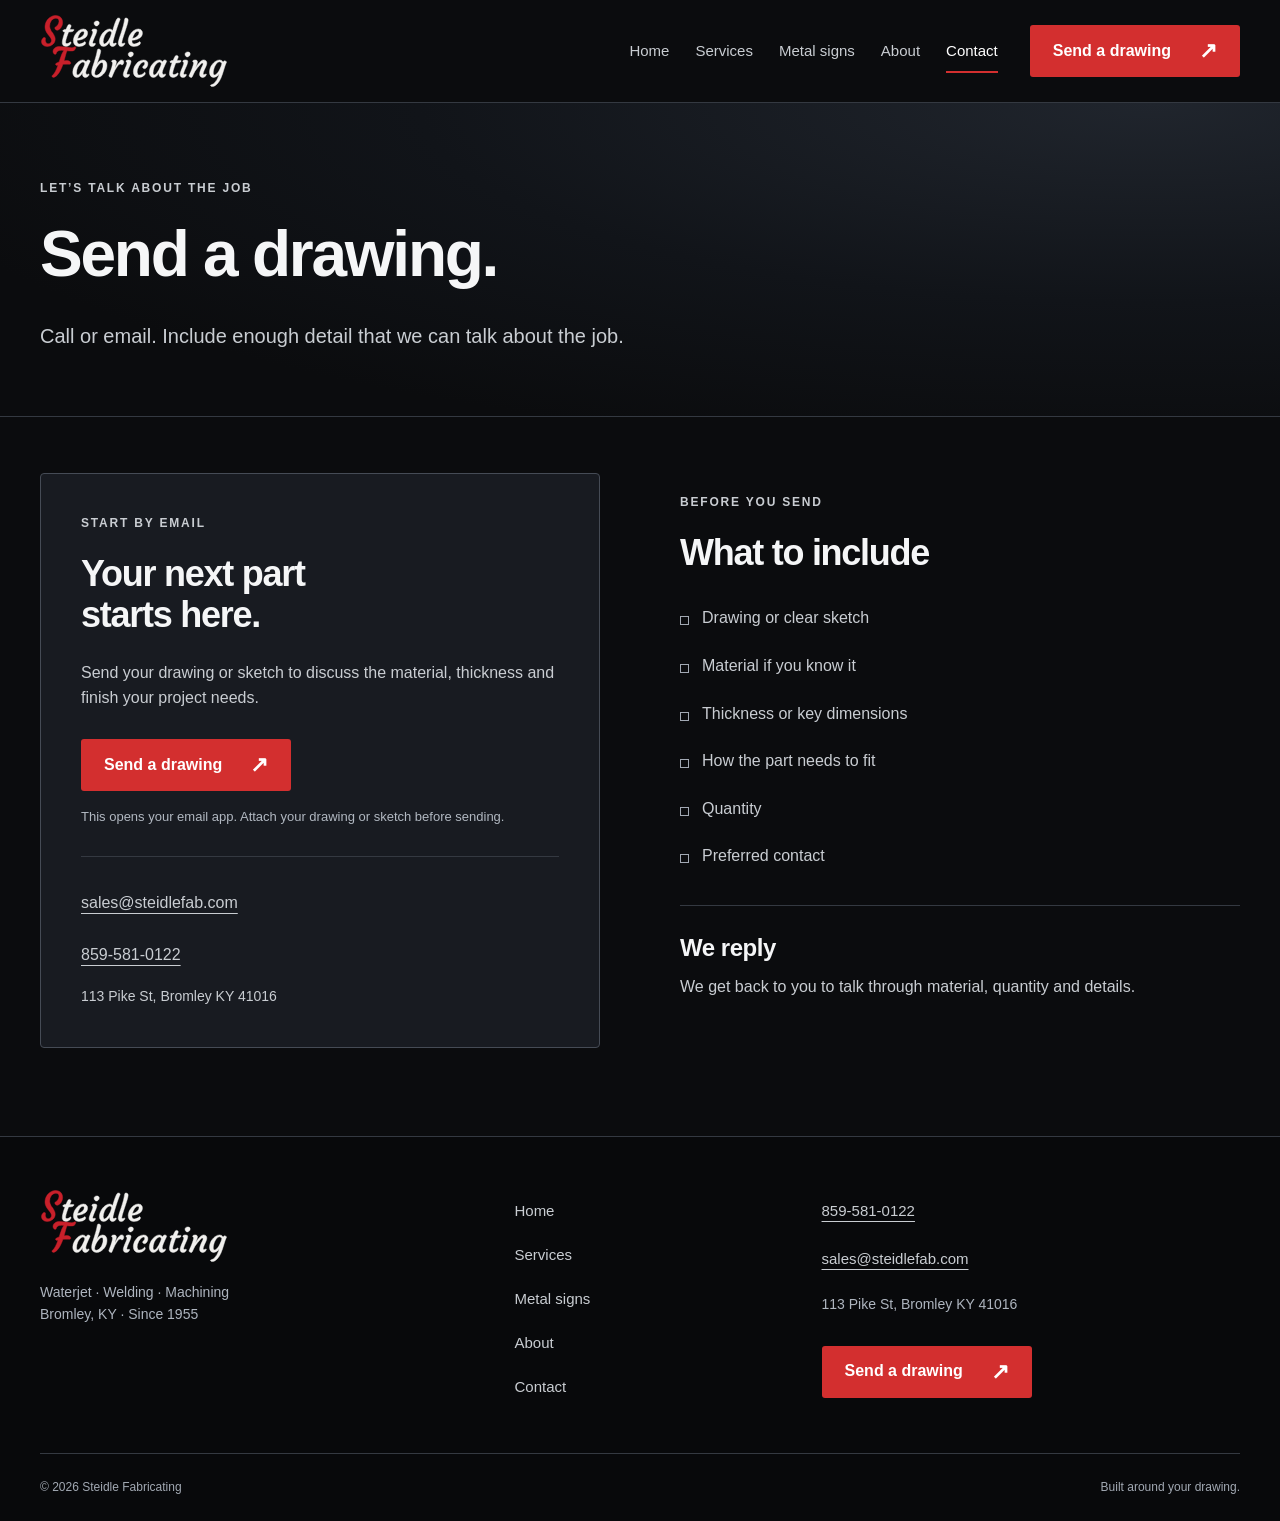
<file: v1/contact.html>
<!doctype html>
<html lang="en"><head><meta name="robots" content="noindex"><meta charset="utf-8"><meta name="viewport" content="width=device-width, initial-scale=1"><meta name="description" content="Email your drawing or sketch to Steidle Fabricating to discuss your project."><meta property="og:image" content="https://steidlefabricating.com/og-sign-20261118.jpg"><meta property="og:image:width" content="1200"><meta property="og:image:height" content="630"><meta property="og:image:alt" content="Steidle Fabricating metal shop sign"><meta name="twitter:card" content="summary_large_image"><meta name="twitter:image" content="https://steidlefabricating.com/og-sign-20261118.jpg"><meta name="theme-color" content="#0b0c0e"><title>Contact & send a drawing — Steidle Fabricating</title><link rel="stylesheet" href="site.css?v=20261106-v3"></head><body><a class="skip" href="#content">Skip to content</a>
<header class="site-header"><div class="wrap header-inner">
<a class="brand" href="index.html" aria-label="Steidle Fabricating home"><img src="assets/logo-on-dark.svg" width="188" height="74" alt="Steidle Fabricating"></a>
<nav class="desktop-nav" aria-label="Primary"><a href="index.html">Home</a><a href="capabilities.html">Services</a><a href="signs.html">Metal signs</a><a href="about.html">About</a><a href="contact.html" aria-current="page">Contact</a></nav>
<a class="button header-cta" href="mailto:sales@steidlefab.com?subject=Drawing%20for%20quote">Send a drawing<span aria-hidden="true">↗</span></a>
<button class="menu-toggle" type="button" aria-expanded="false" aria-controls="mobile-nav"><span>Menu</span><svg width="20" height="20" viewBox="0 0 24 24" aria-hidden="true"><path d="M3 7h18M3 12h18M3 17h18"/></svg></button>
</div><nav id="mobile-nav" class="mobile-nav wrap" aria-label="Mobile" hidden><a href="index.html">Home</a><a href="capabilities.html">Services</a><a href="signs.html">Metal signs</a><a href="about.html">About</a><a href="contact.html" aria-current="page">Contact</a><a class="button" href="mailto:sales@steidlefab.com?subject=Drawing%20for%20quote">Send a drawing<span aria-hidden="true">↗</span></a></nav></header><main id="content"><section class="page-head"><div class="wrap"><p class="eyebrow">Let’s talk about the job</p><h1>Send a drawing.</h1><p class="page-lead">Call or email. Include enough detail that we can talk about the job.</p></div></section><section class="section contact-section"><div class="wrap contact-layout"><div class="contact-card"><p class="eyebrow">Start by email</p><h2>Your next part<br>starts here.</h2><p>Send your drawing or sketch to discuss the material, thickness and finish your project needs.</p><a class="button" href="mailto:sales@steidlefab.com?subject=Drawing%20for%20quote">Send a drawing<span aria-hidden="true">↗</span></a><p class="small email-help">This opens your email app. Attach your drawing or sketch before sending.</p><div class="contact-details"><a href="mailto:sales@steidlefab.com">sales@steidlefab.com</a><a href="tel:8595810122">859-581-0122</a><p>113 Pike St, Bromley KY 41016</p></div></div><div class="contact-guide"><p class="eyebrow">Before you send</p><h2>What to include</h2><ul class="checklist"><li>Drawing or clear sketch</li><li>Material if you know it</li><li>Thickness or key dimensions</li><li>How the part needs to fit</li><li>Quantity</li><li>Preferred contact</li></ul><div class="reply-note"><h3>We reply</h3><p>We get back to you to talk through material, quantity and details.</p></div></div></div></section></main><footer class="site-footer" id="footer-contact"><div class="wrap">
<div class="footer-top"><div><a class="brand" href="index.html" aria-label="Steidle Fabricating home"><img src="assets/logo-on-dark.svg" width="188" height="74" alt="Steidle Fabricating" loading="lazy"></a><p>Waterjet · Welding · Machining<br>Bromley, KY · Since 1955</p></div><nav class="footer-nav" aria-label="Footer"><a href="index.html">Home</a><a href="capabilities.html">Services</a><a href="signs.html">Metal signs</a><a href="about.html">About</a><a href="contact.html">Contact</a></nav><div class="footer-contact"><a href="tel:8595810122">859-581-0122</a><a href="mailto:sales@steidlefab.com">sales@steidlefab.com</a><p>113 Pike St, Bromley KY 41016</p><a class="button" href="mailto:sales@steidlefab.com?subject=Drawing%20for%20quote">Send a drawing<span aria-hidden="true">↗</span></a></div></div>
<div class="footer-bottom"><span>© 2026 Steidle Fabricating</span><span>Built around your drawing.</span></div></div></footer><script src="site.js?v=20261106-v3" defer></script></body></html>
</file>
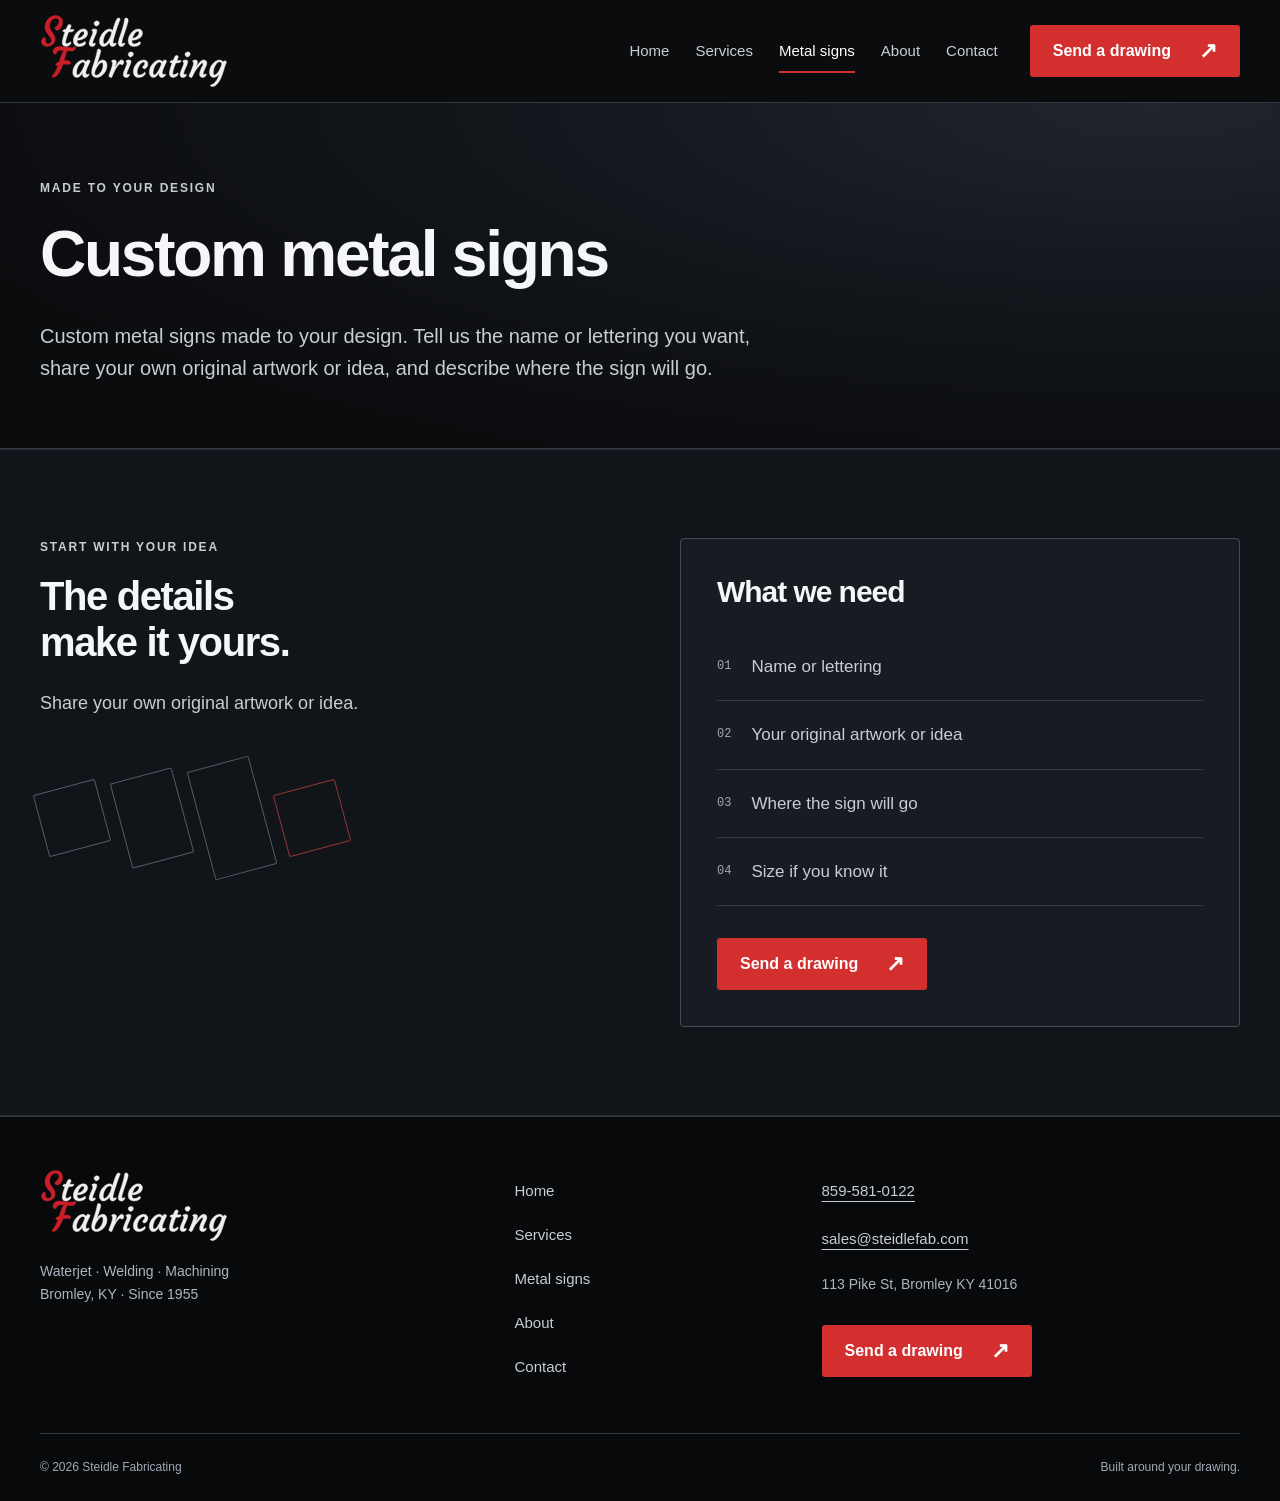
<file: v1/signs.html>
<!doctype html>
<html lang="en"><head><meta name="robots" content="noindex"><meta charset="utf-8"><meta name="viewport" content="width=device-width, initial-scale=1"><meta name="description" content="Custom metal signs made to your design. Tell us the name or lettering you want, share your own original artwork or idea, and describe where the sign will go."><meta property="og:image" content="https://steidlefabricating.com/og-sign-20261118.jpg"><meta property="og:image:width" content="1200"><meta property="og:image:height" content="630"><meta property="og:image:alt" content="Steidle Fabricating metal shop sign"><meta name="twitter:card" content="summary_large_image"><meta name="twitter:image" content="https://steidlefabricating.com/og-sign-20261118.jpg"><meta name="theme-color" content="#0b0c0e"><title>Custom metal signs — Steidle Fabricating</title><link rel="stylesheet" href="site.css?v=20261106-v3"></head><body><a class="skip" href="#content">Skip to content</a>
<header class="site-header"><div class="wrap header-inner">
<a class="brand" href="index.html" aria-label="Steidle Fabricating home"><img src="assets/logo-on-dark.svg" width="188" height="74" alt="Steidle Fabricating"></a>
<nav class="desktop-nav" aria-label="Primary"><a href="index.html">Home</a><a href="capabilities.html">Services</a><a href="signs.html" aria-current="page">Metal signs</a><a href="about.html">About</a><a href="contact.html">Contact</a></nav>
<a class="button header-cta" href="mailto:sales@steidlefab.com?subject=Drawing%20for%20quote">Send a drawing<span aria-hidden="true">↗</span></a>
<button class="menu-toggle" type="button" aria-expanded="false" aria-controls="mobile-nav"><span>Menu</span><svg width="20" height="20" viewBox="0 0 24 24" aria-hidden="true"><path d="M3 7h18M3 12h18M3 17h18"/></svg></button>
</div><nav id="mobile-nav" class="mobile-nav wrap" aria-label="Mobile" hidden><a href="index.html">Home</a><a href="capabilities.html">Services</a><a href="signs.html" aria-current="page">Metal signs</a><a href="about.html">About</a><a href="contact.html">Contact</a><a class="button" href="mailto:sales@steidlefab.com?subject=Drawing%20for%20quote">Send a drawing<span aria-hidden="true">↗</span></a></nav></header><main id="content"><section class="page-head"><div class="wrap"><p class="eyebrow">Made to your design</p><h1>Custom metal signs</h1><p class="page-lead">Custom metal signs made to your design. Tell us the name or lettering you want, share your own original artwork or idea, and describe where the sign will go.</p></div></section><section class="section section-alt"><div class="wrap editorial sign-layout"><div><p class="eyebrow">Start with your idea</p><h2>The details<br>make it yours.</h2><p>Share your own original artwork or idea.</p><div class="line-art" aria-hidden="true"><i></i><i></i><i></i><i></i></div></div><div class="sign-brief" id="need"><h2>What we need</h2><ol class="brief-list"><li><span>01</span>Name or lettering</li><li><span>02</span>Your original artwork or idea</li><li><span>03</span>Where the sign will go</li><li><span>04</span>Size if you know it</li></ol><a class="button" href="mailto:sales@steidlefab.com?subject=Drawing%20for%20quote">Send a drawing<span aria-hidden="true">↗</span></a></div></div></section></main><footer class="site-footer" id="footer-contact"><div class="wrap">
<div class="footer-top"><div><a class="brand" href="index.html" aria-label="Steidle Fabricating home"><img src="assets/logo-on-dark.svg" width="188" height="74" alt="Steidle Fabricating" loading="lazy"></a><p>Waterjet · Welding · Machining<br>Bromley, KY · Since 1955</p></div><nav class="footer-nav" aria-label="Footer"><a href="index.html">Home</a><a href="capabilities.html">Services</a><a href="signs.html">Metal signs</a><a href="about.html">About</a><a href="contact.html">Contact</a></nav><div class="footer-contact"><a href="tel:8595810122">859-581-0122</a><a href="mailto:sales@steidlefab.com">sales@steidlefab.com</a><p>113 Pike St, Bromley KY 41016</p><a class="button" href="mailto:sales@steidlefab.com?subject=Drawing%20for%20quote">Send a drawing<span aria-hidden="true">↗</span></a></div></div>
<div class="footer-bottom"><span>© 2026 Steidle Fabricating</span><span>Built around your drawing.</span></div></div></footer><script src="site.js?v=20261106-v3" defer></script></body></html>
</file>
<file: v1/site.css>
:root{color-scheme:dark;--bg:#0b0c0e;--surface:#181b21;--alt:#111419;--text:#f5f6f7;--muted:#c9cdd2;--soft:#a2a9b3;--line:#343941;--red:#d32f2f;--max:1200px}
*{box-sizing:border-box}html{scroll-behavior:smooth;scroll-padding-top:24px}body{margin:0;background:var(--bg);color:var(--muted);font-family:Arial,Helvetica,sans-serif;font-size:18px;line-height:1.6;-webkit-font-smoothing:antialiased}h1,h2,h3,p,figure{margin:0}h1,h2,h3{color:var(--text);line-height:1.15;letter-spacing:-.035em}h1{font-size:clamp(42px,5vw,68px);font-weight:700}h2{font-size:36px}h3{font-size:24px;letter-spacing:-.02em}p+p{margin-top:16px}a{color:inherit;text-underline-offset:5px;text-decoration-thickness:1px}a:hover{color:#fff}button,a{-webkit-tap-highlight-color:transparent}a:focus-visible,button:focus-visible{outline:2px solid #fff;outline-offset:5px}button{font:inherit}img{display:block;max-width:100%}svg{flex-shrink:0}.wrap{width:calc(100% - 80px);max-width:var(--max);margin-inline:auto}.skip{position:absolute;z-index:20;left:24px;top:-100px;background:#fff;color:#000;padding:12px 20px}.skip:focus{top:12px}.site-header{position:relative;z-index:10;background:#0b0c0e;border-bottom:1px solid var(--line)}.header-inner{display:flex;align-items:center;gap:32px;min-height:102px}.brand{display:inline-flex;align-items:center;flex-shrink:0;min-height:44px}.brand img{width:188px;height:auto}.desktop-nav{display:flex;gap:26px;margin-left:auto;align-items:center}.desktop-nav a,.footer-nav a{font-size:15px;text-decoration:none;display:flex;align-items:center;min-height:44px}.desktop-nav a{position:relative;white-space:nowrap}.desktop-nav a[aria-current]{color:#fff}.desktop-nav a[aria-current]:after{content:"";height:2px;background:var(--red);position:absolute;bottom:0;left:0;right:0}.button{display:inline-flex;align-items:center;justify-content:center;gap:28px;min-height:52px;padding:12px 22px;background:var(--red);border:1px solid transparent;border-radius:3px;color:#fff;font-size:16px;font-weight:700;text-decoration:none;line-height:1.4;transition:background .16s}.button:hover{background:#b71b1b;color:white}.button:active{background:#9a1717}.button span,.text-link span{font-size:22px;line-height:1}.header-cta{white-space:nowrap}.menu-toggle{display:none;min-height:44px;background:none;border:1px solid var(--line);border-radius:3px;color:#fff;align-items:center;gap:10px;padding:8px 12px;font-size:14px}.menu-toggle svg{fill:none;stroke:currentColor;stroke-width:1.5}.mobile-nav[hidden]{display:none}.mobile-nav{padding-block:12px 28px;display:grid;gap:4px}.mobile-nav>a:not(.button){padding:10px 0;min-height:48px;text-decoration:none;border-bottom:1px solid var(--line)}.mobile-nav .button{margin-top:14px}.hero{position:relative;isolation:isolate;overflow:hidden;border-bottom:1px solid var(--line);background:var(--bg)}.hero-photo{position:absolute;inset:0}.hero-photo img{width:100%;height:100%;object-fit:cover;object-position:center center}.hero-scrim{position:absolute;inset:0;background:linear-gradient(90deg,#0b0c0e 0%,rgba(11,12,14,.98) 30%,rgba(11,12,14,.91) 44%,rgba(11,12,14,.30) 65%,rgba(11,12,14,.05) 100%),linear-gradient(0deg,#0b0c0e 0%,transparent 24%)}.hero-inner{position:relative;min-height:610px;display:flex;align-items:center;padding-block:72px 96px}.hero-copy{max-width:630px}.eyebrow{color:#c9cdd2;font-size:12px;font-weight:700;letter-spacing:.15em;text-transform:uppercase;line-height:1.6;margin-bottom:20px}.eyebrow span{color:var(--red);padding:0 9px}.hero h1{font-size:clamp(48px,4.6vw,66px);line-height:1.08;margin-bottom:24px;letter-spacing:-.045em}.hero-lead{font-size:20px;color:#dddfe3;margin-bottom:32px}.hero-caption{position:absolute;bottom:28px;right:0;display:flex;align-items:center;gap:12px;font-size:12px;letter-spacing:.04em;color:#d4d7db}.red-line{display:inline-block;background:var(--red);height:2px;width:32px}.section{padding-block:88px}.section-alt{background:var(--alt);border-block:1px solid #282d34}.section-heading{display:flex;justify-content:space-between;align-items:end;gap:24px;margin-bottom:36px}.section-heading .eyebrow{margin-bottom:10px}.text-link{display:inline-flex;align-items:center;gap:18px;min-height:44px;font-weight:700;font-size:15px;text-decoration:underline;text-underline-offset:6px}.service-grid{display:grid;grid-template-columns:repeat(3,minmax(0,1fr));gap:24px}.service-card{padding:28px;background:var(--surface);border:1px solid var(--line);border-radius:4px;display:flex;flex-direction:column;transition:border-color .2s}.service-card:hover{border-color:#707986}.card-top{display:flex;align-items:center;justify-content:space-between;margin-bottom:38px}.service-icon{color:#c9cdd2}.index{font-size:12px;letter-spacing:.12em;color:var(--soft);font-family:monospace}.service-card h3{margin-bottom:20px}.service-card p{font-size:16px;line-height:1.7}.card-bottom{margin-top:auto;padding-top:28px}.send-label{color:#f5f6f7;font-size:12px!important;text-transform:uppercase;letter-spacing:.09em;font-weight:700}.card-bottom .send-detail{margin-top:6px;color:#c9cdd2;font-size:14px;min-height:72px}.card-bottom .text-link{margin-top:18px}.steps{display:grid;grid-template-columns:repeat(3,minmax(0,1fr));gap:48px;margin:0;padding:0;list-style:none}.steps li{border-top:1px solid #454b55;padding-top:24px}.step-number{font-size:13px;font-family:monospace;color:var(--soft);display:block;margin-bottom:24px}.steps h3{font-size:23px;margin-bottom:16px}.steps p{font-size:16px}.steps a{overflow-wrap:anywhere}.editorial{display:grid;grid-template-columns:1fr 1fr;gap:96px}.editorial .eyebrow{margin-bottom:16px}.editorial h2{font-size:40px}.lead{font-size:20px;line-height:1.6}.editorial .text-link{margin-top:24px}.site-footer{border-top:1px solid var(--line);background:#08090b;padding-block:52px 24px}.footer-top{display:grid;grid-template-columns:1fr .6fr 1fr;gap:56px;padding-bottom:44px}.footer-top .brand{margin-bottom:18px}.footer-top p{font-size:14px;color:#aeb5bf}.footer-nav{display:flex;flex-direction:column;align-items:flex-start}.footer-contact{display:flex;flex-direction:column;align-items:flex-start;gap:4px;font-size:15px}.footer-contact>a:not(.button){min-height:36px;display:flex;align-items:center}.footer-contact .button{margin-top:18px}.footer-contact p{margin:8px 0}.footer-bottom{border-top:1px solid var(--line);padding-top:24px;display:flex;justify-content:space-between;gap:24px;font-size:12px;color:var(--soft)}.page-head{padding-block:76px 64px;border-bottom:1px solid var(--line);background:radial-gradient(ellipse at 90% 0%,#20252d 0%,#111419 45%,#0b0c0e 80%)}.page-head h1{max-width:950px;margin-bottom:28px}.page-lead{font-size:20px;line-height:1.6;max-width:720px}.anchor-nav{display:flex;flex-wrap:wrap;gap:12px;margin-top:36px}.anchor-nav a{padding:10px 18px;min-height:44px;font-size:14px;border:1px solid #515762;border-radius:3px;text-decoration:none}.anchor-nav a:hover{background:#252b34}.process-section{padding-top:0}.process{display:grid;grid-template-columns:1fr 1.3fr;gap:96px;padding-block:72px;border-bottom:1px solid var(--line);scroll-margin-top:24px}.process-title .service-icon{display:block;margin-bottom:24px}.process-title h2{font-size:36px}.process-title .eyebrow{margin-bottom:32px}.process-copy p:not(.lead){font-size:16px}.process-copy .text-link{margin-top:20px}.process-send{margin-top:28px;padding-top:24px;border-top:1px solid var(--line)}.process-send p+p{margin-top:6px}.guide{margin-top:72px;padding:40px;background:var(--surface);border:1px solid var(--line);display:grid;grid-template-columns:1fr 1.3fr;gap:64px;border-radius:4px}.checklist{list-style:none;margin:0 0 32px;padding:0;display:grid;grid-template-columns:1fr 1fr;gap:16px 24px;font-size:16px}.checklist li{position:relative;padding-left:22px}.checklist li:before{content:"";position:absolute;left:0;top:11px;width:7px;height:7px;border:1px solid #a2a9b3}.sign-brief{padding:36px;border:1px solid #454b55;border-radius:4px;background:var(--surface)}.sign-brief h2{font-size:30px}.brief-list{list-style:none;padding:0;margin:24px 0 32px}.brief-list li{display:flex;gap:20px;align-items:center;padding-block:20px;border-bottom:1px solid var(--line);font-size:17px}.brief-list span{font-family:monospace;color:var(--soft);font-size:12px}.sign-layout{gap:80px}.sign-layout>div>p:not(.eyebrow){margin-top:24px}.line-art{height:120px;display:flex;gap:16px;align-items:center;margin-top:40px;opacity:.7}.line-art i{display:block;width:64px;height:64px;border:1px solid #717985;transform:rotate(-15deg);border-radius:2px}.line-art i:nth-child(2){height:88px}.line-art i:nth-child(3){height:112px}.line-art i:nth-child(4){border-color:#c74444}.contact-section{padding-top:56px}.contact-layout{display:grid;grid-template-columns:1fr 1fr;gap:80px;align-items:start}.contact-card{padding:40px;background:var(--surface);border:1px solid #454b55;border-radius:4px}.contact-card h2{font-size:36px;margin-bottom:24px}.contact-card>p:not(.eyebrow){font-size:16px}.contact-card .button{margin-top:28px}.contact-card .email-help{font-size:13px!important;margin-top:16px;color:#b1b8c1}.contact-details{display:flex;flex-direction:column;align-items:start;margin-top:28px;padding-top:24px;border-top:1px solid var(--line);gap:8px;font-size:16px}.contact-details a{min-height:36px;display:flex;align-items:center}.contact-details p{font-size:14px}.contact-guide{padding-block:20px}.contact-guide h2{margin-bottom:32px}.contact-guide .checklist{grid-template-columns:1fr;gap:22px}.reply-note{border-top:1px solid var(--line);padding-top:28px;margin-top:36px}.reply-note h3{font-size:24px;margin-bottom:12px}.reply-note p{font-size:16px}
@media(min-width:1600px){.hero-inner{min-height:700px}.hero-photo img{object-position:center 40%}}
@media(max-width:1099px){.desktop-nav{display:none}.header-cta{margin-left:auto}.menu-toggle{display:inline-flex}.header-inner{gap:20px;min-height:88px}.brand img{width:172px}.hero-inner{min-height:550px}.hero-copy{max-width:540px}.hero h1{font-size:54px}.hero-scrim{background:linear-gradient(90deg,#0b0c0e 0%,rgba(11,12,14,.93) 25%,rgba(11,12,14,.78) 50%,rgba(11,12,14,.08) 100%),linear-gradient(0deg,#0b0c0e 0%,transparent 30%)}.service-grid{grid-template-columns:1fr}.service-card{display:grid;grid-template-columns:1fr 1fr;column-gap:32px;padding:32px}.card-top{grid-column:1 / -1;margin-bottom:24px}.service-card h3,.service-card>p{grid-column:1}.card-bottom{grid-column:2;grid-row:2 / span 4;padding:0}.card-bottom .send-detail{min-height:0}.steps{gap:24px}.steps h3{font-size:22px}.section{padding-block:64px}.editorial{gap:48px}.editorial h2{font-size:32px}.process{gap:48px}.guide{gap:40px;padding:32px}.guide h2{font-size:30px}.checklist{grid-template-columns:1fr}.footer-top{gap:32px;grid-template-columns:1fr .65fr 1.2fr}.footer-contact .button{gap:20px;padding:12px 16px}.contact-layout{gap:40px}.contact-card{padding:28px}.contact-card h2{font-size:30px}.contact-guide h2{font-size:30px}.sign-layout{gap:40px}.sign-brief{padding:28px}.line-art{gap:12px}.line-art i{width:48px}}
@media(max-width:719px){body{font-size:16px}.wrap{width:calc(100% - 48px)}.header-inner{min-height:80px;gap:12px;justify-content:space-between}.brand img{width:148px}.header-cta{display:none}.menu-toggle{margin-left:auto;min-height:44px}.hero{display:flex;flex-direction:column}.hero-photo{position:relative;height:300px;order:0;overflow:hidden}.hero-photo img{height:100%;object-fit:cover;object-position:center 35%}.hero-scrim{top:0;bottom:auto;height:301px;background:linear-gradient(0deg,#0b0c0e,transparent 28%),linear-gradient(90deg,rgba(11,12,14,.92),transparent 60%)}.hero-inner{min-height:0;display:block;padding-block:8px 48px;order:1}.hero-copy{max-width:none}.hero .eyebrow{font-size:10px;letter-spacing:.12em;margin-bottom:16px}.hero .eyebrow span{padding:0 4px}.hero h1{font-size:40px;line-height:1.1;margin-bottom:20px}.hero h1 br{display:none}.hero-lead{font-size:17px;margin-bottom:24px}.hero .button{width:100%;justify-content:space-between}.hero-caption{display:none}.section{padding-block:52px}.section-heading{display:block;margin-bottom:28px}.section-heading>.text-link{margin-top:16px}.eyebrow{font-size:11px;margin-bottom:16px}h2{font-size:30px}h3{font-size:23px}.service-card{display:flex;padding:24px}.card-top{margin-bottom:28px}.service-card h3{margin-bottom:16px}.card-bottom{padding-top:24px}.card-bottom .text-link{margin-top:16px}.steps{grid-template-columns:1fr;gap:32px}.steps li{padding-top:20px;display:grid;grid-template-columns:40px 1fr;column-gap:16px}.step-number{grid-column:1;grid-row:1 / span 2;margin:4px 0 0}.steps h3{grid-column:2;margin-bottom:12px}.steps p{grid-column:2}.editorial{grid-template-columns:1fr;gap:24px}.editorial h2{font-size:32px}.lead{font-size:18px}.editorial .text-link{margin-top:20px}.footer-top{grid-template-columns:1fr;gap:32px;padding-bottom:32px}.footer-nav{display:grid;grid-template-columns:1fr 1fr;gap:0 20px}.footer-top .brand{margin-bottom:14px}.footer-contact{gap:4px}.footer-bottom{flex-direction:column;gap:8px}.site-footer{padding-top:40px}.page-head{padding-block:48px 40px}h1{font-size:42px}.page-head h1{margin-bottom:24px}.page-lead{font-size:18px}.anchor-nav{gap:8px;margin-top:28px}.anchor-nav a{font-size:13px;padding:10px 12px}.process{grid-template-columns:1fr;gap:24px;padding-block:48px}.process-title{display:grid;grid-template-columns:1fr auto}.process-title .eyebrow{margin-bottom:16px}.process-title .service-icon{grid-column:2;grid-row:1 / span 2;margin:0}.process-title h2{font-size:30px;grid-column:1}.guide{margin-top:48px;padding:24px;grid-template-columns:1fr;gap:24px}.guide h2{font-size:28px}.guide .button{width:100%}.checklist{gap:16px}.contact-layout{grid-template-columns:1fr;gap:32px}.contact-card{padding:24px}.contact-section{padding-top:32px}.contact-card .button{width:100%;gap:20px}.contact-card h2,.contact-guide h2{font-size:30px}.contact-guide{padding-block:0}.sign-brief{padding:24px}.sign-brief h2{font-size:28px}.brief-list li{font-size:16px;gap:16px}.sign-brief .button{width:100%}.line-art{height:100px;margin-top:24px}.line-art i:nth-child(3){height:88px}}
@media(prefers-reduced-motion:reduce){html{scroll-behavior:auto}*{transition:none!important}}
/* Keep the supplied photo as the hero, with live type above a dark scrim. */
@media(max-width:719px){.hero{display:block}.hero-photo{position:absolute;inset:0 0 auto;height:410px}.hero-photo img{object-position:center 35%}.hero-scrim{height:411px;background:linear-gradient(0deg,#0b0c0e 0%,rgba(11,12,14,.96) 18%,transparent 48%),linear-gradient(90deg,rgba(11,12,14,.92),transparent 60%)}.hero-inner{padding-top:310px}}
.footer-contact>a:not(.button),.contact-details a{min-height:44px}
.steps a[href^="tel:"]{white-space:nowrap}
/* Andrew 6 Nov 2:27 PM: show his hero image whole and uncovered so the name reads; text sits below it. */
.hero{display:block}.hero-photo{position:static;display:block}.hero-photo img{width:100%;height:auto;object-fit:contain}.hero-scrim{display:none}.hero-inner{min-height:0;display:block;padding-block:48px 64px}.hero-caption{display:none}
@media(max-width:719px){.hero-photo{height:auto}.hero-inner{padding-top:28px}}
</file>
<file: site.css>
:root{color-scheme:dark;--bg:#0b0c0e;--surface:#181b21;--alt:#111419;--text:#f5f6f7;--muted:#c9cdd2;--soft:#a2a9b3;--line:#343941;--red:#d32f2f;--max:1200px}
*{box-sizing:border-box}html{scroll-behavior:smooth;scroll-padding-top:24px}body{margin:0;background:var(--bg);color:var(--muted);font-family:Arial,Helvetica,sans-serif;font-size:18px;line-height:1.6;-webkit-font-smoothing:antialiased}h1,h2,h3,p,figure{margin:0}h1,h2,h3{color:var(--text);line-height:1.15;letter-spacing:-.035em}h1{font-size:clamp(42px,5vw,68px);font-weight:700}h2{font-size:36px}h3{font-size:24px;letter-spacing:-.02em}p+p{margin-top:16px}a{color:inherit;text-underline-offset:5px;text-decoration-thickness:1px}a:hover{color:#fff}button,a{-webkit-tap-highlight-color:transparent}a:focus-visible,button:focus-visible{outline:2px solid #fff;outline-offset:5px}button{font:inherit}img{display:block;max-width:100%}svg{flex-shrink:0}.wrap{width:calc(100% - 80px);max-width:var(--max);margin-inline:auto}.skip{position:absolute;z-index:20;left:24px;top:-100px;background:#fff;color:#000;padding:12px 20px}.skip:focus{top:12px}.site-header{position:relative;z-index:10;background:#0b0c0e;border-bottom:1px solid var(--line)}.header-inner{display:flex;align-items:center;gap:32px;min-height:102px}.brand{display:inline-flex;align-items:center;flex-shrink:0;min-height:44px}.brand img{width:188px;height:auto}.desktop-nav{display:flex;gap:26px;margin-left:auto;align-items:center}.desktop-nav a,.footer-nav a{font-size:15px;text-decoration:none;display:flex;align-items:center;min-height:44px}.desktop-nav a{position:relative;white-space:nowrap}.desktop-nav a[aria-current]{color:#fff}.desktop-nav a[aria-current]:after{content:"";height:2px;background:var(--red);position:absolute;bottom:0;left:0;right:0}.button{display:inline-flex;align-items:center;justify-content:center;gap:28px;min-height:52px;padding:12px 22px;background:var(--red);border:1px solid transparent;border-radius:3px;color:#fff;font-size:16px;font-weight:700;text-decoration:none;line-height:1.4;transition:background .16s}.button:hover{background:#b71b1b;color:white}.button:active{background:#9a1717}.button span,.text-link span{font-size:22px;line-height:1}.header-cta{white-space:nowrap}.menu-toggle{display:none;min-height:44px;background:none;border:1px solid var(--line);border-radius:3px;color:#fff;align-items:center;gap:10px;padding:8px 12px;font-size:14px}.menu-toggle svg{fill:none;stroke:currentColor;stroke-width:1.5}.mobile-nav[hidden]{display:none}.mobile-nav{padding-block:12px 28px;display:grid;gap:4px}.mobile-nav>a:not(.button){padding:10px 0;min-height:48px;text-decoration:none;border-bottom:1px solid var(--line)}.mobile-nav .button{margin-top:14px}.hero{position:relative;isolation:isolate;overflow:hidden;border-bottom:1px solid var(--line);background:var(--bg)}.hero-photo{position:absolute;inset:0}.hero-photo img{width:100%;height:100%;object-fit:cover;object-position:center center}.hero-scrim{position:absolute;inset:0;background:linear-gradient(90deg,#0b0c0e 0%,rgba(11,12,14,.98) 30%,rgba(11,12,14,.91) 44%,rgba(11,12,14,.30) 65%,rgba(11,12,14,.05) 100%),linear-gradient(0deg,#0b0c0e 0%,transparent 24%)}.hero-inner{position:relative;min-height:610px;display:flex;align-items:center;padding-block:72px 96px}.hero-copy{max-width:630px}.eyebrow{color:#c9cdd2;font-size:12px;font-weight:700;letter-spacing:.15em;text-transform:uppercase;line-height:1.6;margin-bottom:20px}.eyebrow span{color:var(--red);padding:0 9px}.hero h1{font-size:clamp(48px,4.6vw,66px);line-height:1.08;margin-bottom:24px;letter-spacing:-.045em}.hero-lead{font-size:20px;color:#dddfe3;margin-bottom:32px}.hero-caption{position:absolute;bottom:28px;right:0;display:flex;align-items:center;gap:12px;font-size:12px;letter-spacing:.04em;color:#d4d7db}.red-line{display:inline-block;background:var(--red);height:2px;width:32px}.section{padding-block:88px}.section-alt{background:var(--alt);border-block:1px solid #282d34}.section-heading{display:flex;justify-content:space-between;align-items:end;gap:24px;margin-bottom:36px}.section-heading .eyebrow{margin-bottom:10px}.text-link{display:inline-flex;align-items:center;gap:18px;min-height:44px;font-weight:700;font-size:15px;text-decoration:underline;text-underline-offset:6px}.service-grid{display:grid;grid-template-columns:repeat(3,minmax(0,1fr));gap:24px}.service-card{padding:28px;background:var(--surface);border:1px solid var(--line);border-radius:4px;display:flex;flex-direction:column;transition:border-color .2s}.service-card:hover{border-color:#707986}.card-top{display:flex;align-items:center;justify-content:space-between;margin-bottom:38px}.service-icon{color:#c9cdd2}.index{font-size:12px;letter-spacing:.12em;color:var(--soft);font-family:monospace}.service-card h3{margin-bottom:20px}.service-card p{font-size:16px;line-height:1.7}.card-bottom{margin-top:auto;padding-top:28px}.send-label{color:#f5f6f7;font-size:12px!important;text-transform:uppercase;letter-spacing:.09em;font-weight:700}.card-bottom .send-detail{margin-top:6px;color:#c9cdd2;font-size:14px;min-height:72px}.card-bottom .text-link{margin-top:18px}.steps{display:grid;grid-template-columns:repeat(3,minmax(0,1fr));gap:48px;margin:0;padding:0;list-style:none}.steps li{border-top:1px solid #454b55;padding-top:24px}.step-number{font-size:13px;font-family:monospace;color:var(--soft);display:block;margin-bottom:24px}.steps h3{font-size:23px;margin-bottom:16px}.steps p{font-size:16px}.steps a{overflow-wrap:anywhere}.editorial{display:grid;grid-template-columns:1fr 1fr;gap:96px}.editorial .eyebrow{margin-bottom:16px}.editorial h2{font-size:40px}.lead{font-size:20px;line-height:1.6}.editorial .text-link{margin-top:24px}.site-footer{border-top:1px solid var(--line);background:#08090b;padding-block:52px 24px}.footer-top{display:grid;grid-template-columns:1fr .6fr 1fr;gap:56px;padding-bottom:44px}.footer-top .brand{margin-bottom:18px}.footer-top p{font-size:14px;color:#aeb5bf}.footer-nav{display:flex;flex-direction:column;align-items:flex-start}.footer-contact{display:flex;flex-direction:column;align-items:flex-start;gap:4px;font-size:15px}.footer-contact>a:not(.button){min-height:36px;display:flex;align-items:center}.footer-contact .button{margin-top:18px}.footer-contact p{margin:8px 0}.footer-bottom{border-top:1px solid var(--line);padding-top:24px;display:flex;justify-content:space-between;gap:24px;font-size:12px;color:var(--soft)}.page-head{padding-block:76px 64px;border-bottom:1px solid var(--line);background:radial-gradient(ellipse at 90% 0%,#20252d 0%,#111419 45%,#0b0c0e 80%)}.page-head h1{max-width:950px;margin-bottom:28px}.page-lead{font-size:20px;line-height:1.6;max-width:720px}.anchor-nav{display:flex;flex-wrap:wrap;gap:12px;margin-top:36px}.anchor-nav a{padding:10px 18px;min-height:44px;font-size:14px;border:1px solid #515762;border-radius:3px;text-decoration:none}.anchor-nav a:hover{background:#252b34}.process-section{padding-top:0}.process{display:grid;grid-template-columns:1fr 1.3fr;gap:96px;padding-block:72px;border-bottom:1px solid var(--line);scroll-margin-top:24px}.process-title .service-icon{display:block;margin-bottom:24px}.process-title h2{font-size:36px}.process-title .eyebrow{margin-bottom:32px}.process-copy p:not(.lead){font-size:16px}.process-copy .text-link{margin-top:20px}.process-send{margin-top:28px;padding-top:24px;border-top:1px solid var(--line)}.process-send p+p{margin-top:6px}.guide{margin-top:72px;padding:40px;background:var(--surface);border:1px solid var(--line);display:grid;grid-template-columns:1fr 1.3fr;gap:64px;border-radius:4px}.checklist{list-style:none;margin:0 0 32px;padding:0;display:grid;grid-template-columns:1fr 1fr;gap:16px 24px;font-size:16px}.checklist li{position:relative;padding-left:22px}.checklist li:before{content:"";position:absolute;left:0;top:11px;width:7px;height:7px;border:1px solid #a2a9b3}.sign-brief{padding:36px;border:1px solid #454b55;border-radius:4px;background:var(--surface)}.sign-brief h2{font-size:30px}.brief-list{list-style:none;padding:0;margin:24px 0 32px}.brief-list li{display:flex;gap:20px;align-items:center;padding-block:20px;border-bottom:1px solid var(--line);font-size:17px}.brief-list span{font-family:monospace;color:var(--soft);font-size:12px}.sign-layout{gap:80px}.sign-layout>div>p:not(.eyebrow){margin-top:24px}.line-art{height:120px;display:flex;gap:16px;align-items:center;margin-top:40px;opacity:.7}.line-art i{display:block;width:64px;height:64px;border:1px solid #717985;transform:rotate(-15deg);border-radius:2px}.line-art i:nth-child(2){height:88px}.line-art i:nth-child(3){height:112px}.line-art i:nth-child(4){border-color:#c74444}.contact-section{padding-top:56px}.contact-layout{display:grid;grid-template-columns:1fr 1fr;gap:80px;align-items:start}.contact-card{padding:40px;background:var(--surface);border:1px solid #454b55;border-radius:4px}.contact-card h2{font-size:36px;margin-bottom:24px}.contact-card>p:not(.eyebrow){font-size:16px}.contact-card .button{margin-top:28px}.contact-card .email-help{font-size:13px!important;margin-top:16px;color:#b1b8c1}.contact-details{display:flex;flex-direction:column;align-items:start;margin-top:28px;padding-top:24px;border-top:1px solid var(--line);gap:8px;font-size:16px}.contact-details a{min-height:36px;display:flex;align-items:center}.contact-details p{font-size:14px}.contact-guide{padding-block:20px}.contact-guide h2{margin-bottom:32px}.contact-guide .checklist{grid-template-columns:1fr;gap:22px}.reply-note{border-top:1px solid var(--line);padding-top:28px;margin-top:36px}.reply-note h3{font-size:24px;margin-bottom:12px}.reply-note p{font-size:16px}
@media(min-width:1600px){.hero-inner{min-height:700px}.hero-photo img{object-position:center 40%}}
@media(max-width:1099px){.desktop-nav{display:none}.header-cta{margin-left:auto}.menu-toggle{display:inline-flex}.header-inner{gap:20px;min-height:88px}.brand img{width:172px}.hero-inner{min-height:550px}.hero-copy{max-width:540px}.hero h1{font-size:54px}.hero-scrim{background:linear-gradient(90deg,#0b0c0e 0%,rgba(11,12,14,.93) 25%,rgba(11,12,14,.78) 50%,rgba(11,12,14,.08) 100%),linear-gradient(0deg,#0b0c0e 0%,transparent 30%)}.service-grid{grid-template-columns:1fr}.service-card{display:grid;grid-template-columns:1fr 1fr;column-gap:32px;padding:32px}.card-top{grid-column:1 / -1;margin-bottom:24px}.service-card h3,.service-card>p{grid-column:1}.card-bottom{grid-column:2;grid-row:2 / span 4;padding:0}.card-bottom .send-detail{min-height:0}.steps{gap:24px}.steps h3{font-size:22px}.section{padding-block:64px}.editorial{gap:48px}.editorial h2{font-size:32px}.process{gap:48px}.guide{gap:40px;padding:32px}.guide h2{font-size:30px}.checklist{grid-template-columns:1fr}.footer-top{gap:32px;grid-template-columns:1fr .65fr 1.2fr}.footer-contact .button{gap:20px;padding:12px 16px}.contact-layout{gap:40px}.contact-card{padding:28px}.contact-card h2{font-size:30px}.contact-guide h2{font-size:30px}.sign-layout{gap:40px}.sign-brief{padding:28px}.line-art{gap:12px}.line-art i{width:48px}}
@media(max-width:719px){body{font-size:16px}.wrap{width:calc(100% - 48px)}.header-inner{min-height:80px;gap:12px;justify-content:space-between}.brand img{width:148px}.header-cta{display:none}.menu-toggle{margin-left:auto;min-height:44px}.hero{display:flex;flex-direction:column}.hero-photo{position:relative;height:300px;order:0;overflow:hidden}.hero-photo img{height:100%;object-fit:cover;object-position:center 35%}.hero-scrim{top:0;bottom:auto;height:301px;background:linear-gradient(0deg,#0b0c0e,transparent 28%),linear-gradient(90deg,rgba(11,12,14,.92),transparent 60%)}.hero-inner{min-height:0;display:block;padding-block:8px 48px;order:1}.hero-copy{max-width:none}.hero .eyebrow{font-size:10px;letter-spacing:.12em;margin-bottom:16px}.hero .eyebrow span{padding:0 4px}.hero h1{font-size:40px;line-height:1.1;margin-bottom:20px}.hero h1 br{display:none}.hero-lead{font-size:17px;margin-bottom:24px}.hero .button{width:100%;justify-content:space-between}.hero-caption{display:none}.section{padding-block:52px}.section-heading{display:block;margin-bottom:28px}.section-heading>.text-link{margin-top:16px}.eyebrow{font-size:11px;margin-bottom:16px}h2{font-size:30px}h3{font-size:23px}.service-card{display:flex;padding:24px}.card-top{margin-bottom:28px}.service-card h3{margin-bottom:16px}.card-bottom{padding-top:24px}.card-bottom .text-link{margin-top:16px}.steps{grid-template-columns:1fr;gap:32px}.steps li{padding-top:20px;display:grid;grid-template-columns:40px 1fr;column-gap:16px}.step-number{grid-column:1;grid-row:1 / span 2;margin:4px 0 0}.steps h3{grid-column:2;margin-bottom:12px}.steps p{grid-column:2}.editorial{grid-template-columns:1fr;gap:24px}.editorial h2{font-size:32px}.lead{font-size:18px}.editorial .text-link{margin-top:20px}.footer-top{grid-template-columns:1fr;gap:32px;padding-bottom:32px}.footer-nav{display:grid;grid-template-columns:1fr 1fr;gap:0 20px}.footer-top .brand{margin-bottom:14px}.footer-contact{gap:4px}.footer-bottom{flex-direction:column;gap:8px}.site-footer{padding-top:40px}.page-head{padding-block:48px 40px}h1{font-size:42px}.page-head h1{margin-bottom:24px}.page-lead{font-size:18px}.anchor-nav{gap:8px;margin-top:28px}.anchor-nav a{font-size:13px;padding:10px 12px}.process{grid-template-columns:1fr;gap:24px;padding-block:48px}.process-title{display:grid;grid-template-columns:1fr auto}.process-title .eyebrow{margin-bottom:16px}.process-title .service-icon{grid-column:2;grid-row:1 / span 2;margin:0}.process-title h2{font-size:30px;grid-column:1}.guide{margin-top:48px;padding:24px;grid-template-columns:1fr;gap:24px}.guide h2{font-size:28px}.guide .button{width:100%}.checklist{gap:16px}.contact-layout{grid-template-columns:1fr;gap:32px}.contact-card{padding:24px}.contact-section{padding-top:32px}.contact-card .button{width:100%;gap:20px}.contact-card h2,.contact-guide h2{font-size:30px}.contact-guide{padding-block:0}.sign-brief{padding:24px}.sign-brief h2{font-size:28px}.brief-list li{font-size:16px;gap:16px}.sign-brief .button{width:100%}.line-art{height:100px;margin-top:24px}.line-art i:nth-child(3){height:88px}}
@media(prefers-reduced-motion:reduce){html{scroll-behavior:auto}*{transition:none!important}}
/* Keep the supplied photo as the hero, with live type above a dark scrim. */
@media(max-width:719px){.hero{display:block}.hero-photo{position:absolute;inset:0 0 auto;height:410px}.hero-photo img{object-position:center 35%}.hero-scrim{height:411px;background:linear-gradient(0deg,#0b0c0e 0%,rgba(11,12,14,.96) 18%,transparent 48%),linear-gradient(90deg,rgba(11,12,14,.92),transparent 60%)}.hero-inner{padding-top:310px}}
.footer-contact>a:not(.button),.contact-details a{min-height:44px}
.steps a[href^="tel:"]{white-space:nowrap}
/* Andrew 6 Nov 2:27 PM: show his hero image whole and uncovered so the name reads; text sits below it. */
.hero{display:block}.hero-photo{position:static;display:block}.hero-photo img{width:100%;height:auto;object-fit:contain}.hero-scrim{display:none}.hero-inner{min-height:0;display:block;padding-block:48px 64px}.hero-caption{display:none}
@media(max-width:719px){.hero-photo{height:auto}.hero-inner{padding-top:28px}}
</file>
